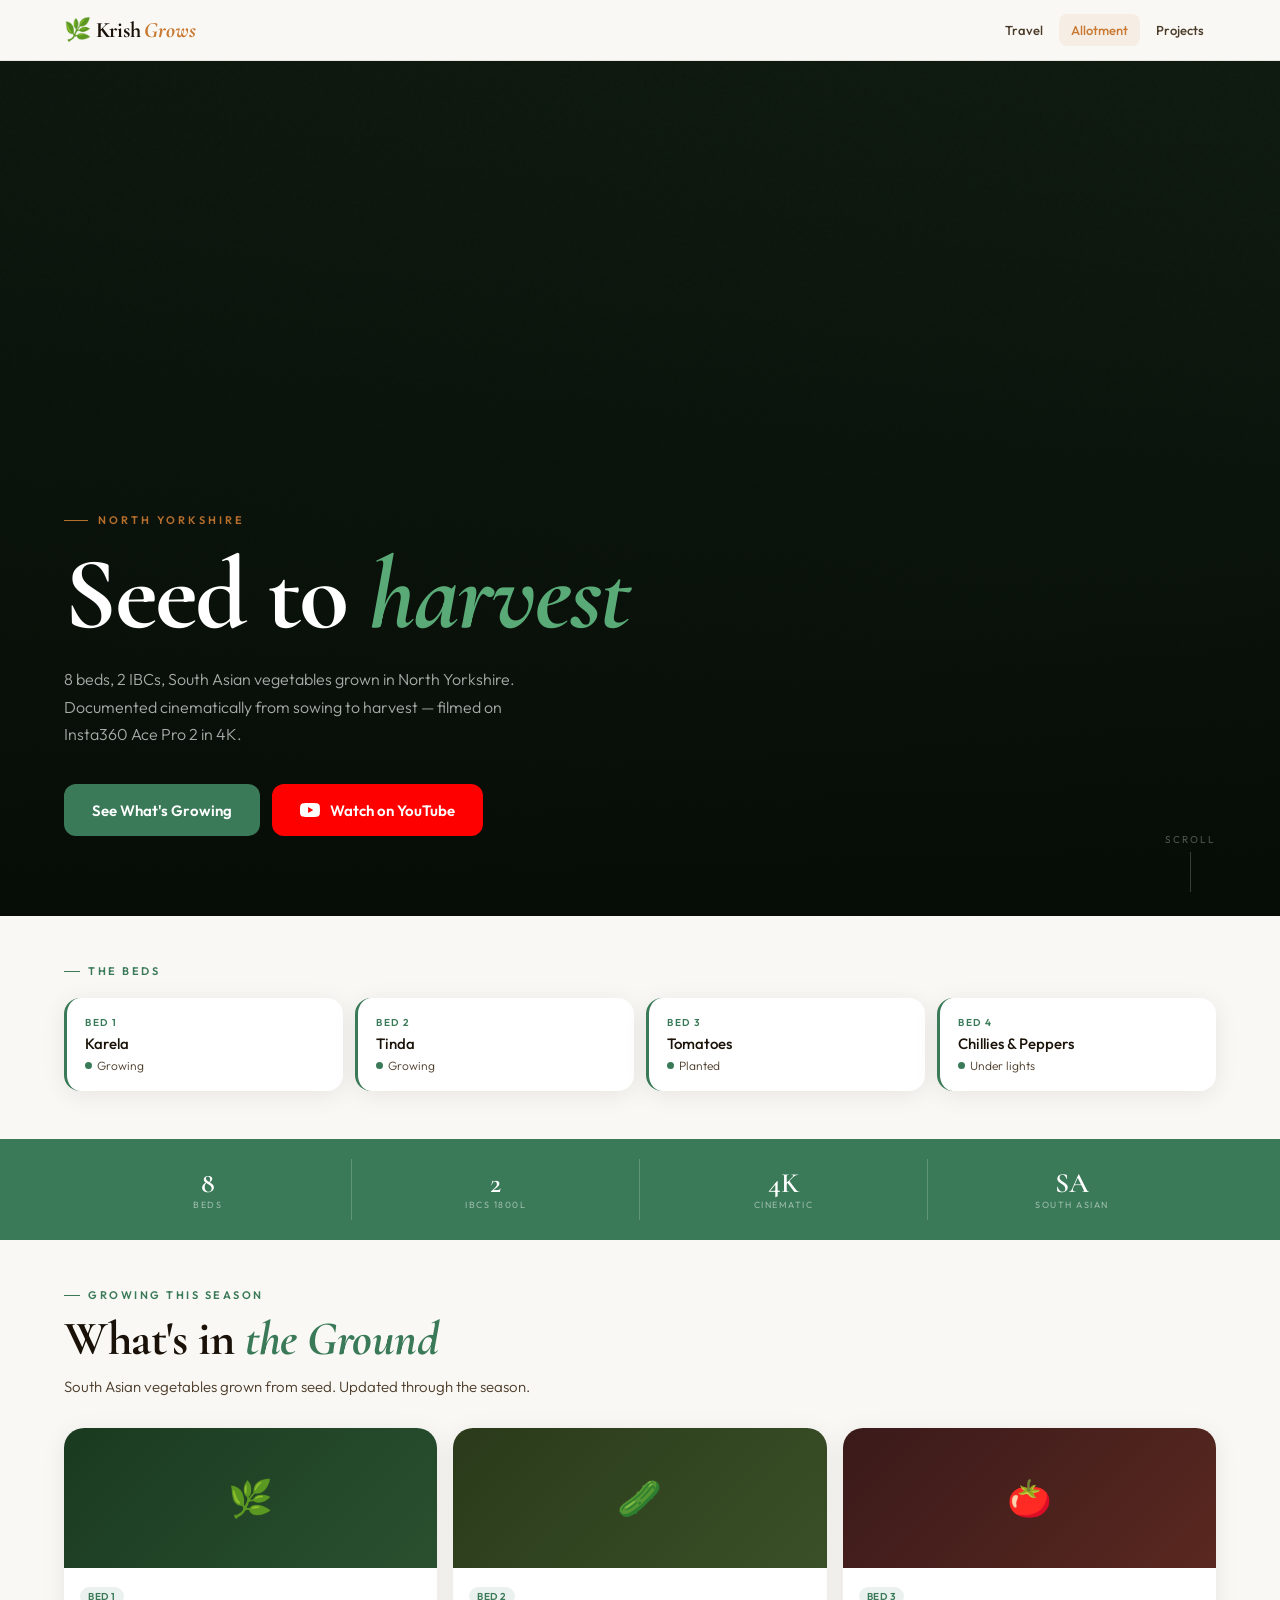
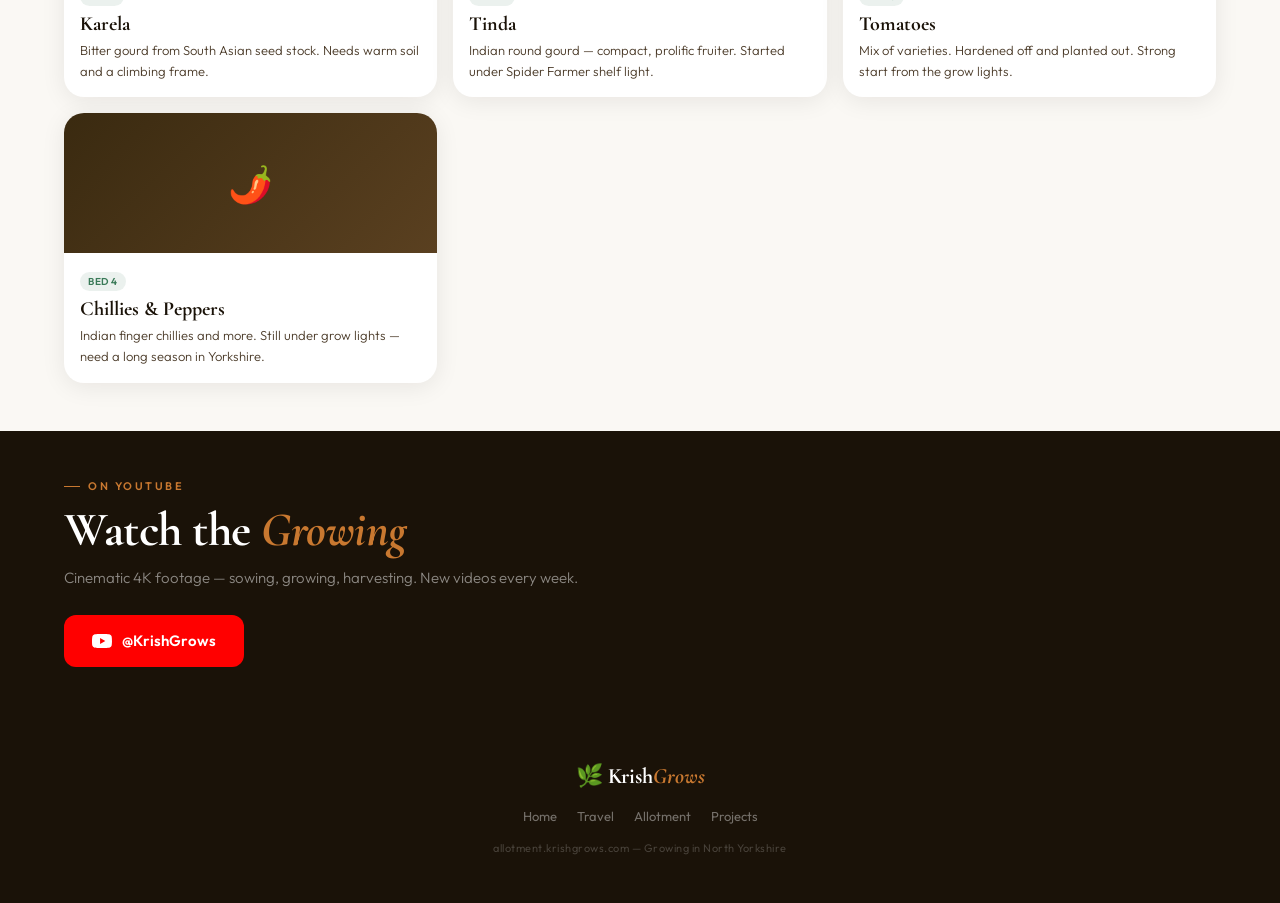
<file: allotment/index.html>
<!DOCTYPE html>
<html lang="en">
<head>
<meta charset="UTF-8">
<meta name="viewport" content="width=device-width, initial-scale=1.0">
<title>KrishGrows — Allotment</title>
<style>
@import url('https://fonts.googleapis.com/css2?family=Cormorant+Garamond:ital,wght@0,400;0,600;0,700;1,400;1,600&family=Outfit:wght@300;400;500;600&display=swap');
*,*::before,*::after{margin:0;padding:0;box-sizing:border-box}
:root{
  --ink:#1a1208;--ink2:#4a3a28;
  --cream:#faf8f4;--warm:#f2ede4;
  --copper:#c87830;--green:#3a7a58;--blue:#4a6898;
  --border:rgba(74,58,40,.1);
  --shadow:0 4px 24px rgba(26,18,8,.08);
  --font-h:'Cormorant Garamond',serif;
  --font-b:'Outfit',sans-serif;
  --pad:20px;
}
html{scroll-behavior:smooth}
body{font-family:var(--font-b);background:var(--cream);color:var(--ink);overflow-x:hidden;-webkit-font-smoothing:antialiased}

/* NAV */
.nav{position:sticky;top:0;z-index:100;background:rgba(250,248,244,.96);backdrop-filter:blur(12px);border-bottom:1px solid var(--border);padding:14px var(--pad);display:flex;align-items:center;justify-content:space-between}
.nav-logo{font-family:var(--font-h);font-size:22px;font-weight:700;color:var(--ink);text-decoration:none;display:flex;align-items:center;gap:3px}
.nav-logo em{color:var(--copper);font-style:italic}
.nav-links{display:flex;gap:4px}
.nav-links a{font-family:var(--font-b);font-size:13px;font-weight:500;color:var(--ink2);text-decoration:none;padding:8px 12px;border-radius:8px;transition:all .2s}
.nav-links a:hover,.nav-links a.active{color:var(--copper);background:rgba(200,120,48,.08)}

/* DARK HERO */
.hero{
  position:relative;
  min-height:92vh;
  display:flex;flex-direction:column;justify-content:flex-end;
  padding:0 var(--pad) 56px;
  overflow:hidden;
  background:#0e1810;
}
.hero-bg{
  position:absolute;inset:0;
  background-size:cover;background-position:center;
  opacity:.35;
  transition:opacity 2s;
}
.hero-grain{
  position:absolute;inset:0;
  background-image:url("data:image/svg+xml,%3Csvg viewBox='0 0 256 256' xmlns='http://www.w3.org/2000/svg'%3E%3Cfilter id='noise'%3E%3CfeTurbulence type='fractalNoise' baseFrequency='0.9' numOctaves='4' stitchTiles='stitch'/%3E%3C/filter%3E%3Crect width='100%25' height='100%25' filter='url(%23noise)' opacity='0.04'/%3E%3C/svg%3E");
  pointer-events:none;opacity:.6;
}
.hero-gradient{position:absolute;inset:0;background:linear-gradient(to top,rgba(14,24,16,.98) 0%,rgba(14,24,16,.6) 50%,rgba(14,24,16,.2) 100%)}
.hero-content{position:relative;z-index:2;max-width:680px}
.hero-eyebrow{font-size:11px;font-weight:600;letter-spacing:3px;text-transform:uppercase;color:var(--copper);display:flex;align-items:center;gap:10px;margin-bottom:20px;opacity:.9}
.hero-eyebrow::before{content:'';width:24px;height:1px;background:var(--copper)}
.hero h1{font-family:var(--font-h);font-size:clamp(52px,8vw,96px);font-weight:700;line-height:.93;letter-spacing:-2px;color:white;margin-bottom:24px}
.hero h1 em{color:var(--copper);font-style:italic}
.hero-desc{font-size:16px;font-weight:300;line-height:1.7;color:rgba(255,255,255,.65);margin-bottom:36px;max-width:480px}
.hero-actions{display:flex;flex-direction:column;gap:12px}
.hero-scroll{position:absolute;bottom:24px;right:var(--pad);z-index:2;display:flex;flex-direction:column;align-items:center;gap:6px;color:rgba(255,255,255,.3);font-size:10px;letter-spacing:2px;text-transform:uppercase}
.hero-scroll::after{content:'';width:1px;height:40px;background:rgba(255,255,255,.2)}

/* BUTTONS */
.btn-primary{display:flex;align-items:center;justify-content:center;background:white;color:var(--ink);font-family:var(--font-b);font-size:15px;font-weight:600;padding:16px 28px;border-radius:12px;text-decoration:none;transition:all .2s;-webkit-tap-highlight-color:transparent}
.btn-primary:active,.btn-primary:hover{background:var(--copper);color:white}
.btn-ghost{display:flex;align-items:center;justify-content:center;background:rgba(255,255,255,.1);border:1px solid rgba(255,255,255,.2);color:white;font-family:var(--font-b);font-size:15px;font-weight:500;padding:16px 28px;border-radius:12px;text-decoration:none;backdrop-filter:blur(4px);-webkit-tap-highlight-color:transparent}
.btn-yt{display:flex;align-items:center;justify-content:center;gap:10px;background:#ff0000;color:white;font-family:var(--font-b);font-size:15px;font-weight:600;padding:16px 28px;border-radius:12px;text-decoration:none;-webkit-tap-highlight-color:transparent}
.btn-yt svg{width:20px;height:20px;fill:white;flex-shrink:0}

/* CONTENT SECTIONS */
.section{padding:48px var(--pad)}
.section-dark{padding:48px var(--pad);background:var(--ink)}
.eyebrow{font-size:11px;font-weight:600;letter-spacing:2.5px;text-transform:uppercase;color:var(--copper);display:flex;align-items:center;gap:8px;margin-bottom:12px}
.eyebrow::before{content:'';width:16px;height:1px;background:var(--copper)}
.eyebrow-green{color:var(--green)}
.eyebrow-green::before{background:var(--green)}
h2{font-family:var(--font-h);font-size:clamp(32px,5vw,48px);font-weight:700;color:var(--ink);line-height:1.05;letter-spacing:-.5px}
h2 em{color:var(--copper);font-style:italic}
h2.on-dark{color:white}
h2.on-dark em{color:var(--copper)}
h3{font-family:var(--font-h);font-size:22px;font-weight:700;color:var(--ink)}
.section-sub{font-size:15px;font-weight:300;color:var(--ink2);line-height:1.7;margin-top:10px;max-width:540px}
.section-sub.on-dark{color:rgba(255,255,255,.5)}

/* STATS */
.stats-bar{background:var(--ink);padding:20px var(--pad);display:grid;gap:0}
.stat{display:flex;flex-direction:column;align-items:center;gap:2px;padding:10px 0;border-right:1px solid rgba(255,255,255,.1)}
.stat:last-child{border-right:none}
.stat-n{font-family:var(--font-h);font-size:28px;font-weight:600;color:white;line-height:1}
.stat-n em{color:var(--copper);font-style:italic}
.stat-l{font-size:9px;letter-spacing:1.5px;text-transform:uppercase;color:rgba(255,255,255,.4);text-align:center}
.stats-green{background:var(--green)}
.stats-green .stat{border-right-color:rgba(255,255,255,.2)}
.stats-green .stat-n{color:white}
.stats-green .stat-l{color:rgba(255,255,255,.5)}

/* CARDS */
.card{background:white;border-radius:20px;overflow:hidden;box-shadow:var(--shadow)}
.card-grid{display:flex;flex-direction:column;gap:16px}
.card-img{display:flex;align-items:center;justify-content:center;font-size:48px;flex-shrink:0}
.card-body{padding:20px}
.card-tag{font-size:10px;font-weight:600;letter-spacing:.5px;text-transform:uppercase;padding:4px 10px;border-radius:20px;display:inline-block;margin-bottom:8px}
.tag-copper{background:rgba(200,120,48,.1);color:var(--copper)}
.tag-green{background:rgba(58,122,88,.1);color:var(--green)}
.tag-blue{background:rgba(74,104,152,.1);color:var(--blue)}
.card-title{font-family:var(--font-h);font-size:24px;font-weight:700;color:var(--ink);margin-bottom:6px;line-height:1.1}
.card-title em{color:var(--copper);font-style:italic}
.card-desc{font-size:14px;color:var(--ink2);line-height:1.65;font-weight:300}

/* FOOTER */
.footer{background:var(--ink);padding:48px var(--pad);text-align:center;display:flex;flex-direction:column;align-items:center;gap:16px}
.footer-logo{font-family:var(--font-h);font-size:22px;font-weight:700;color:white;text-decoration:none}
.footer-logo em{color:var(--copper);font-style:italic}
.footer-links{display:flex;gap:20px;list-style:none;flex-wrap:wrap;justify-content:center}
.footer-links a{font-size:13px;color:rgba(255,255,255,.4);text-decoration:none;transition:color .2s}
.footer-links a:hover{color:var(--copper)}
.footer-copy{font-size:11px;color:rgba(255,255,255,.2);letter-spacing:.5px}

/* DESKTOP */
@media(min-width:768px){
  :root{--pad:5vw}
  .hero{min-height:95vh;padding:0 var(--pad) 80px;justify-content:flex-end}
  .hero h1{font-size:clamp(72px,8vw,108px)}
  .hero-actions{flex-direction:row}
  .btn-primary,.btn-ghost,.btn-yt{width:auto}
  .card-grid{display:grid;grid-template-columns:repeat(auto-fill,minmax(300px,1fr))}
  .stats-bar{grid-template-columns:repeat(var(--stat-cols,4),1fr)}
}

/* Allotment specific */
.beds-grid{display:grid;grid-template-columns:1fr 1fr;gap:12px}
.bed-card{background:white;border-radius:16px;padding:18px;box-shadow:var(--shadow);border-left:3px solid var(--green)}
.bed-num{font-size:10px;font-weight:600;letter-spacing:1.5px;text-transform:uppercase;color:var(--green);margin-bottom:5px}
.bed-name{font-size:15px;font-weight:500;color:var(--ink);margin-bottom:5px}
.bed-status{font-size:12px;color:var(--ink2);font-weight:300;display:flex;align-items:center;gap:5px}
.bed-dot{width:7px;height:7px;border-radius:50%;background:var(--green);flex-shrink:0}
.grow-card{background:white;border-radius:20px;overflow:hidden;box-shadow:var(--shadow);display:flex}
.grow-img{width:90px;flex-shrink:0;display:flex;align-items:center;justify-content:center;font-size:36px}
.grow-body{padding:16px}
.grow-tag{font-size:10px;font-weight:600;letter-spacing:.5px;text-transform:uppercase;padding:3px 8px;border-radius:20px;background:rgba(58,122,88,.1);color:var(--green);display:inline-block;margin-bottom:6px}
.grow-title{font-family:var(--font-h);font-size:20px;font-weight:700;color:var(--ink);margin-bottom:4px}
.grow-desc{font-size:13px;color:var(--ink2);line-height:1.6;font-weight:300}
@media(min-width:768px){
  .beds-grid{grid-template-columns:repeat(4,1fr)}
  .grow-card{flex-direction:column}
  .grow-img{width:100%;height:140px}
}
</style>
</head>
<body>
<nav class="nav">
  <a href="https://krishgrows.com" class="nav-logo">🌿 Krish<em>Grows</em></a>
  <div class="nav-links">
    <a href="https://travel.krishgrows.com">Travel</a>
    <a href="https://allotment.krishgrows.com" class="active">Allotment</a>
    <a href="https://projects.krishgrows.com">Projects</a>
  </div>
</nav>

<div class="hero">
  <div class="hero-bg" style="background:linear-gradient(160deg,#081408 0%,#0e2010 40%,#162a18 70%,#081008 100%)"></div>
  <div class="hero-grain"></div>
  <div class="hero-gradient" style="background:linear-gradient(to top,rgba(6,12,6,.99) 0%,rgba(6,12,6,.55) 55%,rgba(6,12,6,.1) 100%)"></div>
  <div class="hero-content">
    <div class="hero-eyebrow">North Yorkshire</div>
    <h1>Seed to <em style="color:#5aaa78">harvest</em></h1>
    <p class="hero-desc">8 beds, 2 IBCs, South Asian vegetables grown in North Yorkshire. Documented cinematically from sowing to harvest — filmed on Insta360 Ace Pro 2 in 4K.</p>
    <div class="hero-actions">
      <a href="#growing" class="btn-primary" style="background:var(--green);color:white">See What's Growing</a>
      <a href="https://youtube.com/@krishgrows" target="_blank" class="btn-yt">
        <svg viewBox="0 0 24 24"><path d="M23.5 6.2a3 3 0 0 0-2.1-2.1C19.5 3.5 12 3.5 12 3.5s-7.5 0-9.4.6A3 3 0 0 0 .5 6.2C0 8.1 0 12 0 12s0 3.9.5 5.8a3 3 0 0 0 2.1 2.1c1.9.6 9.4.6 9.4.6s7.5 0 9.4-.6a3 3 0 0 0 2.1-2.1C24 15.9 24 12 24 12s0-3.9-.5-5.8zM9.7 15.5V8.5l6.3 3.5-6.3 3.5z"/></svg>
        Watch on YouTube
      </a>
    </div>
  </div>
  <div class="hero-scroll">Scroll</div>
</div>

<section class="section">
  <div class="eyebrow eyebrow-green" style="margin-bottom:20px">The Beds</div>
  <div class="beds-grid">
    <div class="bed-card"><div class="bed-num">Bed 1</div><div class="bed-name">Karela</div><div class="bed-status"><span class="bed-dot"></span>Growing</div></div>
    <div class="bed-card"><div class="bed-num">Bed 2</div><div class="bed-name">Tinda</div><div class="bed-status"><span class="bed-dot"></span>Growing</div></div>
    <div class="bed-card"><div class="bed-num">Bed 3</div><div class="bed-name">Tomatoes</div><div class="bed-status"><span class="bed-dot"></span>Planted</div></div>
    <div class="bed-card"><div class="bed-num">Bed 4</div><div class="bed-name">Chillies &amp; Peppers</div><div class="bed-status"><span class="bed-dot"></span>Under lights</div></div>
  </div>
</section>

<div class="stats-bar stats-green" style="grid-template-columns:repeat(4,1fr)">
  <div class="stat"><div class="stat-n">8</div><div class="stat-l">Beds</div></div>
  <div class="stat"><div class="stat-n">2</div><div class="stat-l">IBCs 1800L</div></div>
  <div class="stat"><div class="stat-n">4K</div><div class="stat-l">Cinematic</div></div>
  <div class="stat"><div class="stat-n">SA</div><div class="stat-l">South Asian</div></div>
</div>

<section class="section" id="growing">
  <div class="eyebrow eyebrow-green">Growing This Season</div>
  <h2 style="color:var(--ink);margin-bottom:8px">What's in <em style="color:var(--green)">the Ground</em></h2>
  <p class="section-sub" style="margin-bottom:28px">South Asian vegetables grown from seed. Updated through the season.</p>
  <div class="card-grid">
    <div class="grow-card"><div class="grow-img" style="background:linear-gradient(135deg,#1a3a20,#2a5030)">🌿</div><div class="grow-body"><span class="grow-tag">Bed 1</span><div class="grow-title">Karela</div><p class="grow-desc">Bitter gourd from South Asian seed stock. Needs warm soil and a climbing frame.</p></div></div>
    <div class="grow-card"><div class="grow-img" style="background:linear-gradient(135deg,#2a3a1a,#3a5028)">🥒</div><div class="grow-body"><span class="grow-tag">Bed 2</span><div class="grow-title">Tinda</div><p class="grow-desc">Indian round gourd — compact, prolific fruiter. Started under Spider Farmer shelf light.</p></div></div>
    <div class="grow-card"><div class="grow-img" style="background:linear-gradient(135deg,#3a1a1a,#5a2820)">🍅</div><div class="grow-body"><span class="grow-tag">Bed 3</span><div class="grow-title">Tomatoes</div><p class="grow-desc">Mix of varieties. Hardened off and planted out. Strong start from the grow lights.</p></div></div>
    <div class="grow-card"><div class="grow-img" style="background:linear-gradient(135deg,#3a2a10,#5a4020)">🌶️</div><div class="grow-body"><span class="grow-tag">Bed 4</span><div class="grow-title">Chillies &amp; Peppers</div><p class="grow-desc">Indian finger chillies and more. Still under grow lights — need a long season in Yorkshire.</p></div></div>
  </div>
</section>

<div class="section" style="background:var(--ink);padding:48px var(--pad)">
  <div class="eyebrow" style="margin-bottom:12px">On YouTube</div>
  <h2 class="on-dark" style="margin-bottom:10px">Watch the <em>Growing</em></h2>
  <p class="section-sub on-dark" style="margin-bottom:24px">Cinematic 4K footage — sowing, growing, harvesting. New videos every week.</p>
  <a href="https://youtube.com/@krishgrows" target="_blank" class="btn-yt" style="width:fit-content">
    <svg viewBox="0 0 24 24"><path d="M23.5 6.2a3 3 0 0 0-2.1-2.1C19.5 3.5 12 3.5 12 3.5s-7.5 0-9.4.6A3 3 0 0 0 .5 6.2C0 8.1 0 12 0 12s0 3.9.5 5.8a3 3 0 0 0 2.1 2.1c1.9.6 9.4.6 9.4.6s7.5 0 9.4-.6a3 3 0 0 0 2.1-2.1C24 15.9 24 12 24 12s0-3.9-.5-5.8zM9.7 15.5V8.5l6.3 3.5-6.3 3.5z"/></svg>
    @KrishGrows
  </a>
</div>

<footer class="footer">
  <a href="https://krishgrows.com" class="footer-logo">🌿 Krish<em>Grows</em></a>
  <ul class="footer-links">
    <li><a href="https://krishgrows.com">Home</a></li>
    <li><a href="https://travel.krishgrows.com">Travel</a></li>
    <li><a href="https://allotment.krishgrows.com">Allotment</a></li>
    <li><a href="https://projects.krishgrows.com">Projects</a></li>
  </ul>
  <p class="footer-copy">allotment.krishgrows.com — Growing in North Yorkshire</p>
</footer>
</body>
</html>
</file>
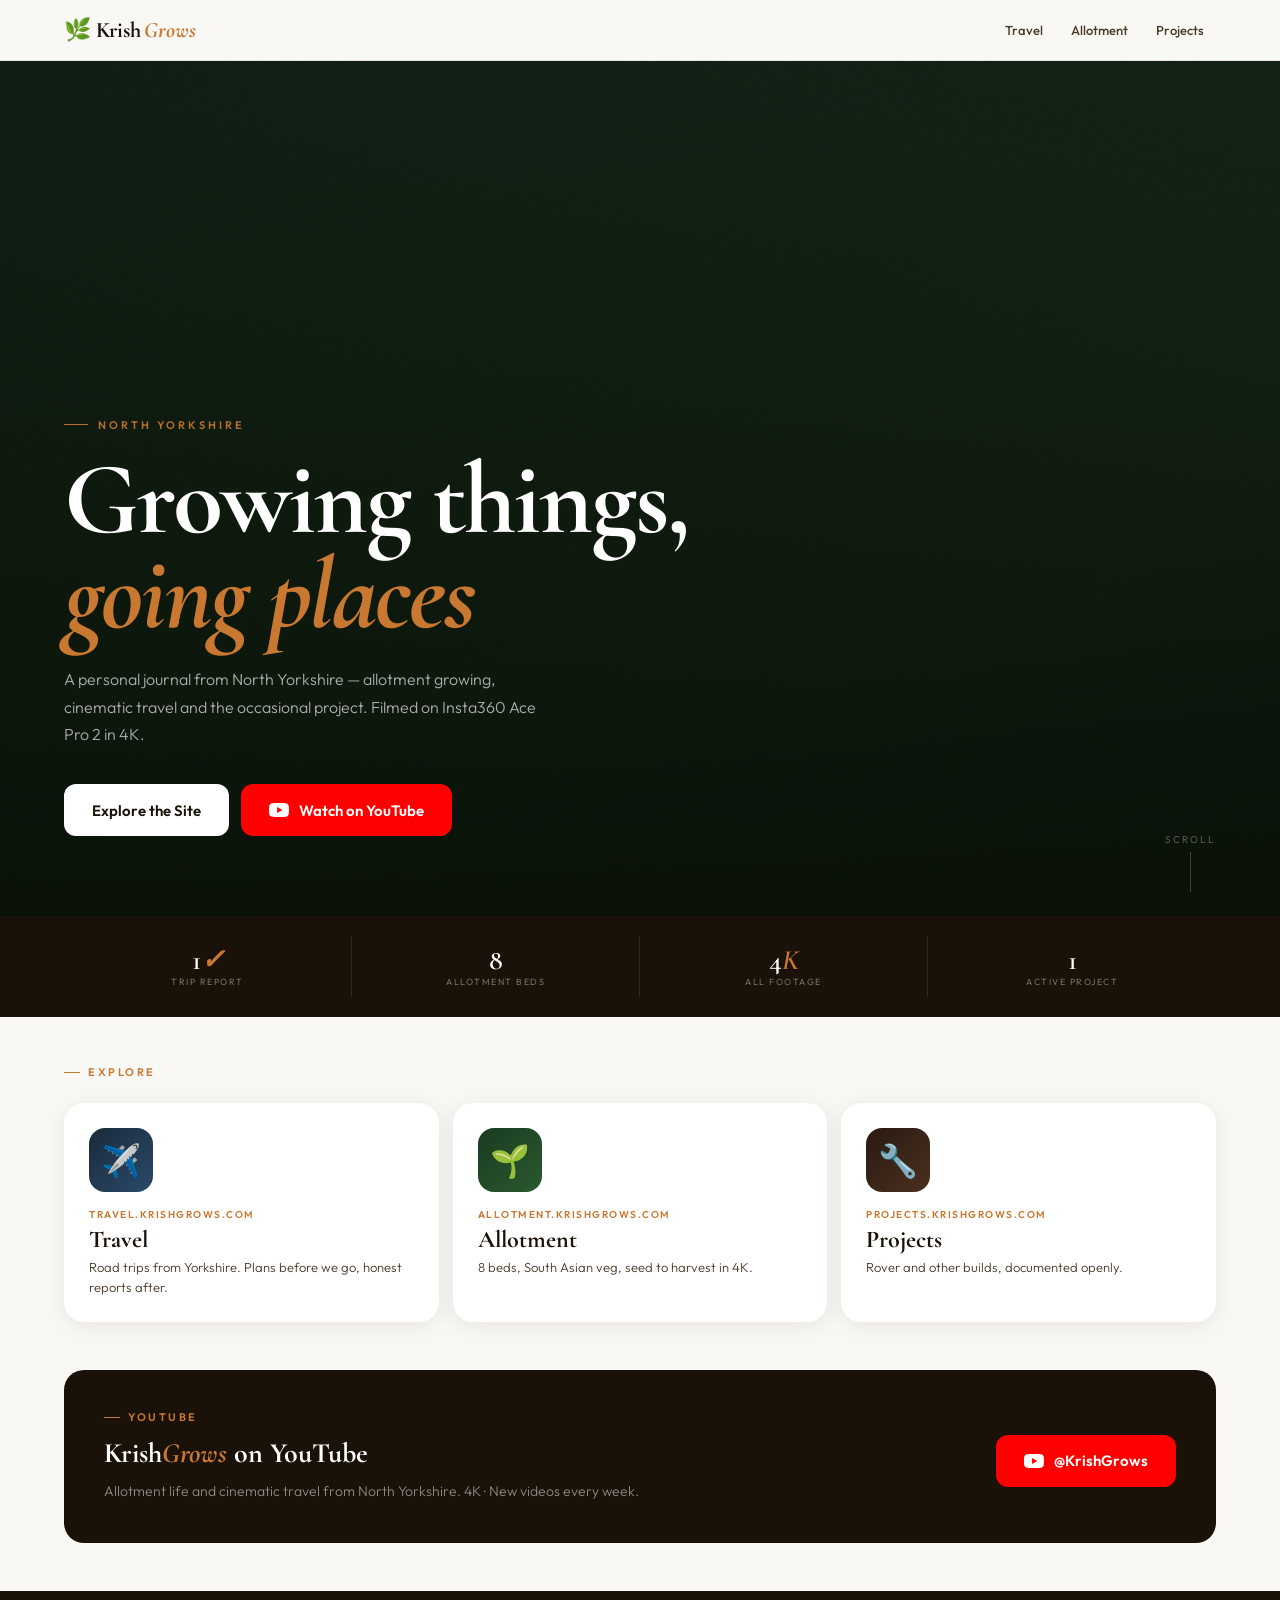
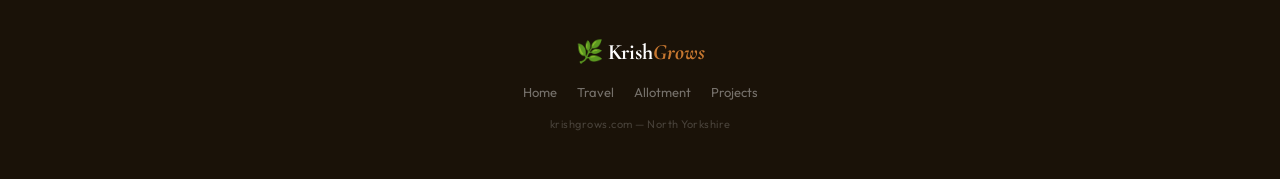
<file: hub/index.html>
<!DOCTYPE html>
<html lang="en">
<head>
<meta charset="UTF-8">
<meta name="viewport" content="width=device-width, initial-scale=1.0">
<title>KrishGrows</title>
<style>
@import url('https://fonts.googleapis.com/css2?family=Cormorant+Garamond:ital,wght@0,400;0,600;0,700;1,400;1,600&family=Outfit:wght@300;400;500;600&display=swap');
*,*::before,*::after{margin:0;padding:0;box-sizing:border-box}
:root{
  --ink:#1a1208;--ink2:#4a3a28;
  --cream:#faf8f4;--warm:#f2ede4;
  --copper:#c87830;--green:#3a7a58;--blue:#4a6898;
  --border:rgba(74,58,40,.1);
  --shadow:0 4px 24px rgba(26,18,8,.08);
  --font-h:'Cormorant Garamond',serif;
  --font-b:'Outfit',sans-serif;
  --pad:20px;
}
html{scroll-behavior:smooth}
body{font-family:var(--font-b);background:var(--cream);color:var(--ink);overflow-x:hidden;-webkit-font-smoothing:antialiased}

/* NAV */
.nav{position:sticky;top:0;z-index:100;background:rgba(250,248,244,.96);backdrop-filter:blur(12px);border-bottom:1px solid var(--border);padding:14px var(--pad);display:flex;align-items:center;justify-content:space-between}
.nav-logo{font-family:var(--font-h);font-size:22px;font-weight:700;color:var(--ink);text-decoration:none;display:flex;align-items:center;gap:3px}
.nav-logo em{color:var(--copper);font-style:italic}
.nav-links{display:flex;gap:4px}
.nav-links a{font-family:var(--font-b);font-size:13px;font-weight:500;color:var(--ink2);text-decoration:none;padding:8px 12px;border-radius:8px;transition:all .2s}
.nav-links a:hover,.nav-links a.active{color:var(--copper);background:rgba(200,120,48,.08)}

/* DARK HERO */
.hero{
  position:relative;
  min-height:92vh;
  display:flex;flex-direction:column;justify-content:flex-end;
  padding:0 var(--pad) 56px;
  overflow:hidden;
  background:#0e1810;
}
.hero-bg{
  position:absolute;inset:0;
  background-size:cover;background-position:center;
  opacity:.35;
  transition:opacity 2s;
}
.hero-grain{
  position:absolute;inset:0;
  background-image:url("data:image/svg+xml,%3Csvg viewBox='0 0 256 256' xmlns='http://www.w3.org/2000/svg'%3E%3Cfilter id='noise'%3E%3CfeTurbulence type='fractalNoise' baseFrequency='0.9' numOctaves='4' stitchTiles='stitch'/%3E%3C/filter%3E%3Crect width='100%25' height='100%25' filter='url(%23noise)' opacity='0.04'/%3E%3C/svg%3E");
  pointer-events:none;opacity:.6;
}
.hero-gradient{position:absolute;inset:0;background:linear-gradient(to top,rgba(14,24,16,.98) 0%,rgba(14,24,16,.6) 50%,rgba(14,24,16,.2) 100%)}
.hero-content{position:relative;z-index:2;max-width:680px}
.hero-eyebrow{font-size:11px;font-weight:600;letter-spacing:3px;text-transform:uppercase;color:var(--copper);display:flex;align-items:center;gap:10px;margin-bottom:20px;opacity:.9}
.hero-eyebrow::before{content:'';width:24px;height:1px;background:var(--copper)}
.hero h1{font-family:var(--font-h);font-size:clamp(52px,8vw,96px);font-weight:700;line-height:.93;letter-spacing:-2px;color:white;margin-bottom:24px}
.hero h1 em{color:var(--copper);font-style:italic}
.hero-desc{font-size:16px;font-weight:300;line-height:1.7;color:rgba(255,255,255,.65);margin-bottom:36px;max-width:480px}
.hero-actions{display:flex;flex-direction:column;gap:12px}
.hero-scroll{position:absolute;bottom:24px;right:var(--pad);z-index:2;display:flex;flex-direction:column;align-items:center;gap:6px;color:rgba(255,255,255,.3);font-size:10px;letter-spacing:2px;text-transform:uppercase}
.hero-scroll::after{content:'';width:1px;height:40px;background:rgba(255,255,255,.2)}

/* BUTTONS */
.btn-primary{display:flex;align-items:center;justify-content:center;background:white;color:var(--ink);font-family:var(--font-b);font-size:15px;font-weight:600;padding:16px 28px;border-radius:12px;text-decoration:none;transition:all .2s;-webkit-tap-highlight-color:transparent}
.btn-primary:active,.btn-primary:hover{background:var(--copper);color:white}
.btn-ghost{display:flex;align-items:center;justify-content:center;background:rgba(255,255,255,.1);border:1px solid rgba(255,255,255,.2);color:white;font-family:var(--font-b);font-size:15px;font-weight:500;padding:16px 28px;border-radius:12px;text-decoration:none;backdrop-filter:blur(4px);-webkit-tap-highlight-color:transparent}
.btn-yt{display:flex;align-items:center;justify-content:center;gap:10px;background:#ff0000;color:white;font-family:var(--font-b);font-size:15px;font-weight:600;padding:16px 28px;border-radius:12px;text-decoration:none;-webkit-tap-highlight-color:transparent}
.btn-yt svg{width:20px;height:20px;fill:white;flex-shrink:0}

/* CONTENT SECTIONS */
.section{padding:48px var(--pad)}
.section-dark{padding:48px var(--pad);background:var(--ink)}
.eyebrow{font-size:11px;font-weight:600;letter-spacing:2.5px;text-transform:uppercase;color:var(--copper);display:flex;align-items:center;gap:8px;margin-bottom:12px}
.eyebrow::before{content:'';width:16px;height:1px;background:var(--copper)}
.eyebrow-green{color:var(--green)}
.eyebrow-green::before{background:var(--green)}
h2{font-family:var(--font-h);font-size:clamp(32px,5vw,48px);font-weight:700;color:var(--ink);line-height:1.05;letter-spacing:-.5px}
h2 em{color:var(--copper);font-style:italic}
h2.on-dark{color:white}
h2.on-dark em{color:var(--copper)}
h3{font-family:var(--font-h);font-size:22px;font-weight:700;color:var(--ink)}
.section-sub{font-size:15px;font-weight:300;color:var(--ink2);line-height:1.7;margin-top:10px;max-width:540px}
.section-sub.on-dark{color:rgba(255,255,255,.5)}

/* STATS */
.stats-bar{background:var(--ink);padding:20px var(--pad);display:grid;gap:0}
.stat{display:flex;flex-direction:column;align-items:center;gap:2px;padding:10px 0;border-right:1px solid rgba(255,255,255,.1)}
.stat:last-child{border-right:none}
.stat-n{font-family:var(--font-h);font-size:28px;font-weight:600;color:white;line-height:1}
.stat-n em{color:var(--copper);font-style:italic}
.stat-l{font-size:9px;letter-spacing:1.5px;text-transform:uppercase;color:rgba(255,255,255,.4);text-align:center}
.stats-green{background:var(--green)}
.stats-green .stat{border-right-color:rgba(255,255,255,.2)}
.stats-green .stat-n{color:white}
.stats-green .stat-l{color:rgba(255,255,255,.5)}

/* CARDS */
.card{background:white;border-radius:20px;overflow:hidden;box-shadow:var(--shadow)}
.card-grid{display:flex;flex-direction:column;gap:16px}
.card-img{display:flex;align-items:center;justify-content:center;font-size:48px;flex-shrink:0}
.card-body{padding:20px}
.card-tag{font-size:10px;font-weight:600;letter-spacing:.5px;text-transform:uppercase;padding:4px 10px;border-radius:20px;display:inline-block;margin-bottom:8px}
.tag-copper{background:rgba(200,120,48,.1);color:var(--copper)}
.tag-green{background:rgba(58,122,88,.1);color:var(--green)}
.tag-blue{background:rgba(74,104,152,.1);color:var(--blue)}
.card-title{font-family:var(--font-h);font-size:24px;font-weight:700;color:var(--ink);margin-bottom:6px;line-height:1.1}
.card-title em{color:var(--copper);font-style:italic}
.card-desc{font-size:14px;color:var(--ink2);line-height:1.65;font-weight:300}

/* FOOTER */
.footer{background:var(--ink);padding:48px var(--pad);text-align:center;display:flex;flex-direction:column;align-items:center;gap:16px}
.footer-logo{font-family:var(--font-h);font-size:22px;font-weight:700;color:white;text-decoration:none}
.footer-logo em{color:var(--copper);font-style:italic}
.footer-links{display:flex;gap:20px;list-style:none;flex-wrap:wrap;justify-content:center}
.footer-links a{font-size:13px;color:rgba(255,255,255,.4);text-decoration:none;transition:color .2s}
.footer-links a:hover{color:var(--copper)}
.footer-copy{font-size:11px;color:rgba(255,255,255,.2);letter-spacing:.5px}

/* DESKTOP */
@media(min-width:768px){
  :root{--pad:5vw}
  .hero{min-height:95vh;padding:0 var(--pad) 80px;justify-content:flex-end}
  .hero h1{font-size:clamp(72px,8vw,108px)}
  .hero-actions{flex-direction:row}
  .btn-primary,.btn-ghost,.btn-yt{width:auto}
  .card-grid{display:grid;grid-template-columns:repeat(auto-fill,minmax(300px,1fr))}
  .stats-bar{grid-template-columns:repeat(var(--stat-cols,4),1fr)}
}

/* Hub specific */
.domains{display:flex;flex-direction:column;gap:14px}
.domain-card{background:white;border-radius:20px;padding:24px;box-shadow:var(--shadow);text-decoration:none;color:inherit;display:flex;align-items:center;gap:20px;border:1.5px solid transparent;transition:all .2s;-webkit-tap-highlight-color:transparent}
.domain-card:active,.domain-card:hover{border-color:var(--copper);transform:translateY(-2px)}
.domain-icon{width:64px;height:64px;border-radius:16px;display:flex;align-items:center;justify-content:center;font-size:32px;flex-shrink:0}
.domain-text{flex:1}
.domain-url{font-size:10px;letter-spacing:1.5px;text-transform:uppercase;color:var(--copper);font-weight:600;margin-bottom:4px}
.domain-title{font-family:var(--font-h);font-size:24px;font-weight:700;color:var(--ink);margin-bottom:4px}
.domain-desc{font-size:13px;color:var(--ink2);font-weight:300;line-height:1.5}
.domain-arrow{font-size:22px;color:rgba(200,120,48,.4);flex-shrink:0}
.channel-card{background:var(--ink);border-radius:20px;padding:28px;display:flex;flex-direction:column;gap:16px}
.channel-card h3{font-family:var(--font-h);font-size:28px;font-weight:700;color:white}
.channel-card h3 em{color:var(--copper);font-style:italic}
.channel-card p{font-size:14px;color:rgba(255,255,255,.5);font-weight:300;line-height:1.65}
@media(min-width:768px){
  .domains{display:grid;grid-template-columns:repeat(3,1fr)}
  .domain-card{flex-direction:column;align-items:flex-start;gap:16px}
  .domain-arrow{display:none}
  .channel-card{flex-direction:row;align-items:center;justify-content:space-between;padding:40px}
}
</style>
</head>
<body>
<nav class="nav">
  <a href="https://krishgrows.com" class="nav-logo">🌿 Krish<em>Grows</em></a>
  <div class="nav-links">
    <a href="https://travel.krishgrows.com">Travel</a>
    <a href="https://allotment.krishgrows.com">Allotment</a>
    <a href="https://projects.krishgrows.com">Projects</a>
  </div>
</nav>

<div class="hero">
  <div class="hero-bg" style="background:linear-gradient(160deg,#0e2818 0%,#1a3a20 40%,#2a4a30 70%,#0a1a10 100%)"></div>
  <div class="hero-grain"></div>
  <div class="hero-gradient" style="background:linear-gradient(to top,rgba(10,18,8,.99) 0%,rgba(10,18,8,.55) 55%,rgba(10,18,8,.1) 100%)"></div>
  <div class="hero-content">
    <div class="hero-eyebrow">North Yorkshire</div>
    <h1>Growing things,<br><em>going places</em></h1>
    <p class="hero-desc">A personal journal from North Yorkshire — allotment growing, cinematic travel and the occasional project. Filmed on Insta360 Ace Pro 2 in 4K.</p>
    <div class="hero-actions">
      <a href="https://travel.krishgrows.com" class="btn-primary">Explore the Site</a>
      <a href="https://youtube.com/@krishgrows" target="_blank" class="btn-yt">
        <svg viewBox="0 0 24 24"><path d="M23.5 6.2a3 3 0 0 0-2.1-2.1C19.5 3.5 12 3.5 12 3.5s-7.5 0-9.4.6A3 3 0 0 0 .5 6.2C0 8.1 0 12 0 12s0 3.9.5 5.8a3 3 0 0 0 2.1 2.1c1.9.6 9.4.6 9.4.6s7.5 0 9.4-.6a3 3 0 0 0 2.1-2.1C24 15.9 24 12 24 12s0-3.9-.5-5.8zM9.7 15.5V8.5l6.3 3.5-6.3 3.5z"/></svg>
        Watch on YouTube
      </a>
    </div>
  </div>
  <div class="hero-scroll">Scroll</div>
</div>

<div class="stats-bar" style="--stat-cols:4;grid-template-columns:repeat(4,1fr)">
  <div class="stat"><div class="stat-n">1<em>✓</em></div><div class="stat-l">Trip Report</div></div>
  <div class="stat"><div class="stat-n">8</div><div class="stat-l">Allotment Beds</div></div>
  <div class="stat"><div class="stat-n">4<em>K</em></div><div class="stat-l">All Footage</div></div>
  <div class="stat"><div class="stat-n">1</div><div class="stat-l">Active Project</div></div>
</div>

<section class="section">
  <div class="eyebrow" style="margin-bottom:24px">Explore</div>
  <div class="domains">
    <a href="https://travel.krishgrows.com" class="domain-card">
      <div class="domain-icon" style="background:linear-gradient(135deg,#1a2a3a,#2a4a6a)">✈️</div>
      <div class="domain-text">
        <div class="domain-url">travel.krishgrows.com</div>
        <div class="domain-title">Travel</div>
        <p class="domain-desc">Road trips from Yorkshire. Plans before we go, honest reports after.</p>
      </div>
      <div class="domain-arrow">›</div>
    </a>
    <a href="https://allotment.krishgrows.com" class="domain-card">
      <div class="domain-icon" style="background:linear-gradient(135deg,#1a3a20,#2a5a30)">🌱</div>
      <div class="domain-text">
        <div class="domain-url">allotment.krishgrows.com</div>
        <div class="domain-title">Allotment</div>
        <p class="domain-desc">8 beds, South Asian veg, seed to harvest in 4K.</p>
      </div>
      <div class="domain-arrow">›</div>
    </a>
    <a href="https://projects.krishgrows.com" class="domain-card">
      <div class="domain-icon" style="background:linear-gradient(135deg,#2a1a10,#4a3020)">🔧</div>
      <div class="domain-text">
        <div class="domain-url">projects.krishgrows.com</div>
        <div class="domain-title">Projects</div>
        <p class="domain-desc">Rover and other builds, documented openly.</p>
      </div>
      <div class="domain-arrow">›</div>
    </a>
  </div>
</section>

<section class="section" style="padding-top:0">
  <div class="channel-card">
    <div>
      <div class="eyebrow" style="margin-bottom:12px">YouTube</div>
      <h3>Krish<em>Grows</em> on YouTube</h3>
      <p style="margin-top:10px">Allotment life and cinematic travel from North Yorkshire. 4K · New videos every week.</p>
    </div>
    <a href="https://youtube.com/@krishgrows" target="_blank" class="btn-yt" style="flex-shrink:0;margin-top:8px">
      <svg viewBox="0 0 24 24"><path d="M23.5 6.2a3 3 0 0 0-2.1-2.1C19.5 3.5 12 3.5 12 3.5s-7.5 0-9.4.6A3 3 0 0 0 .5 6.2C0 8.1 0 12 0 12s0 3.9.5 5.8a3 3 0 0 0 2.1 2.1c1.9.6 9.4.6 9.4.6s7.5 0 9.4-.6a3 3 0 0 0 2.1-2.1C24 15.9 24 12 24 12s0-3.9-.5-5.8zM9.7 15.5V8.5l6.3 3.5-6.3 3.5z"/></svg>
      @KrishGrows
    </a>
  </div>
</section>

<footer class="footer">
  <a href="https://krishgrows.com" class="footer-logo">🌿 Krish<em>Grows</em></a>
  <ul class="footer-links">
    <li><a href="https://krishgrows.com">Home</a></li>
    <li><a href="https://travel.krishgrows.com">Travel</a></li>
    <li><a href="https://allotment.krishgrows.com">Allotment</a></li>
    <li><a href="https://projects.krishgrows.com">Projects</a></li>
  </ul>
  <p class="footer-copy">krishgrows.com — North Yorkshire</p>
</footer>
</body>
</html>
</file>
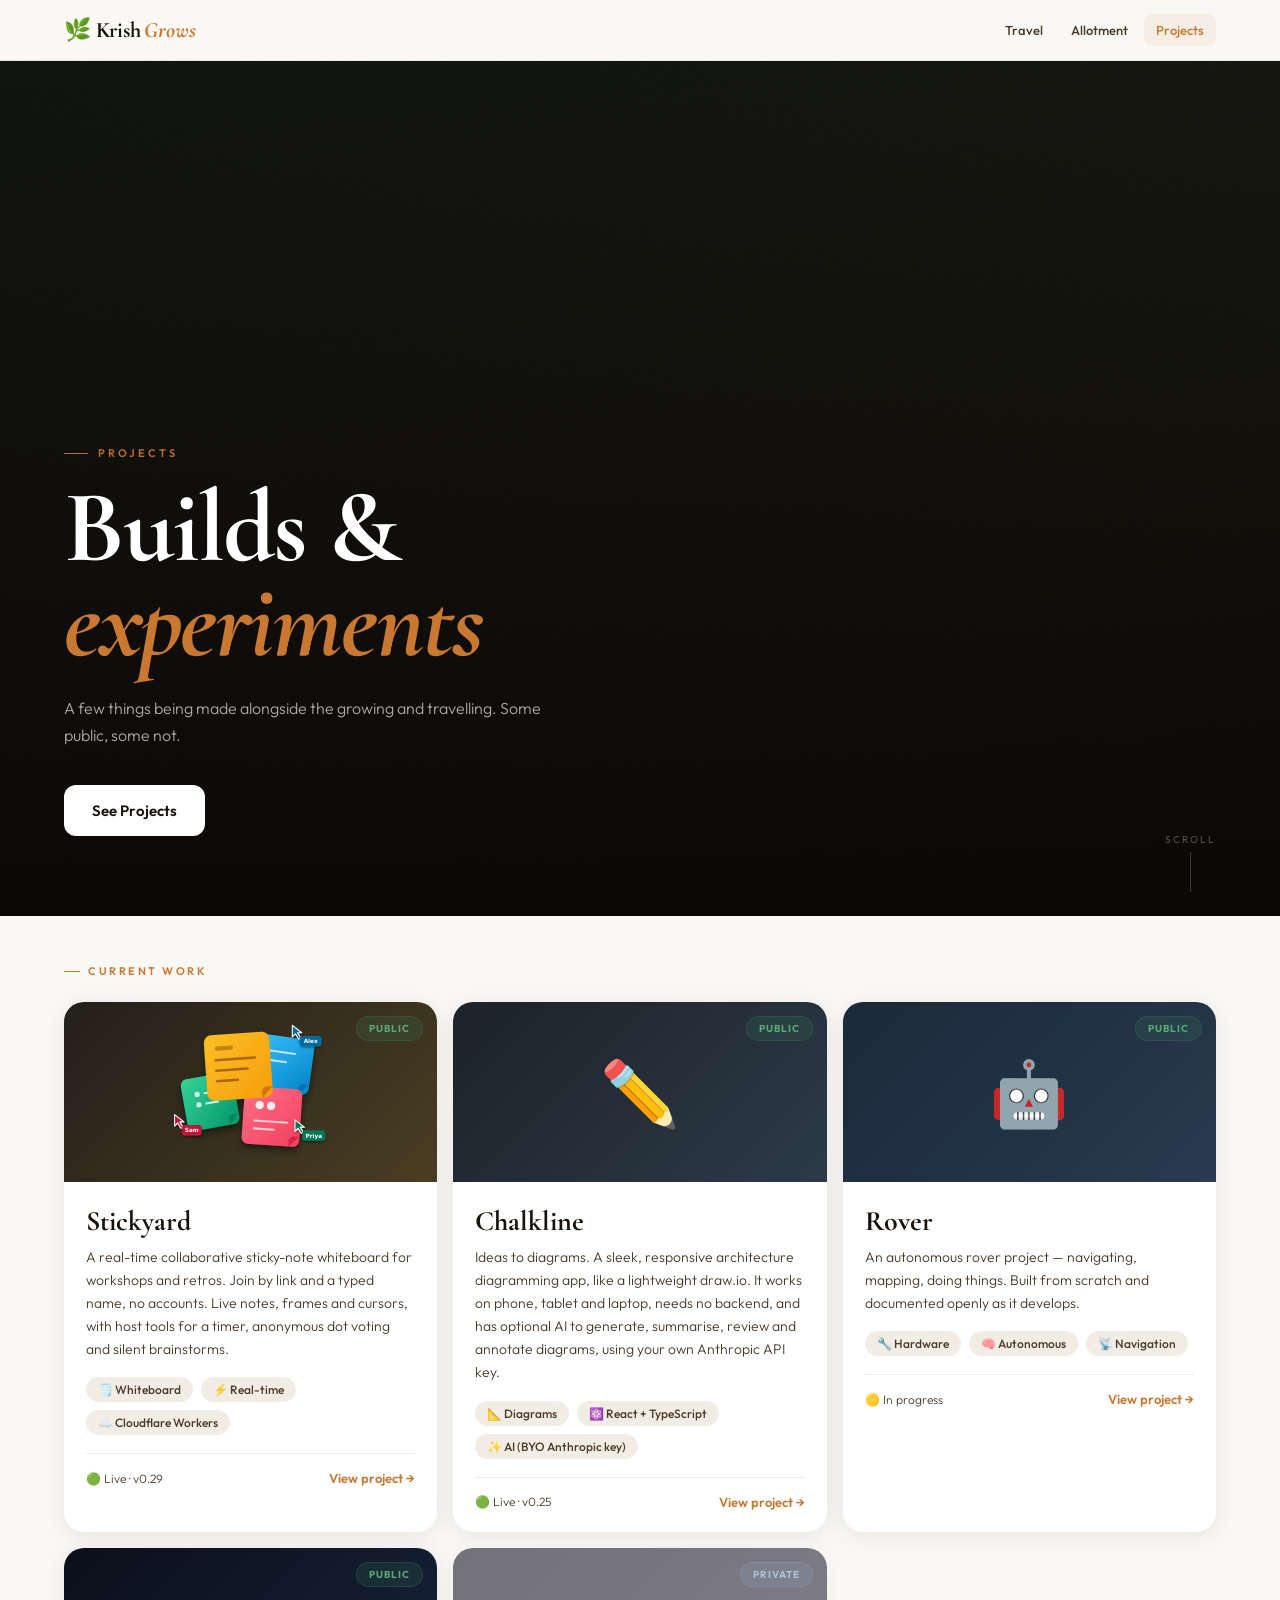
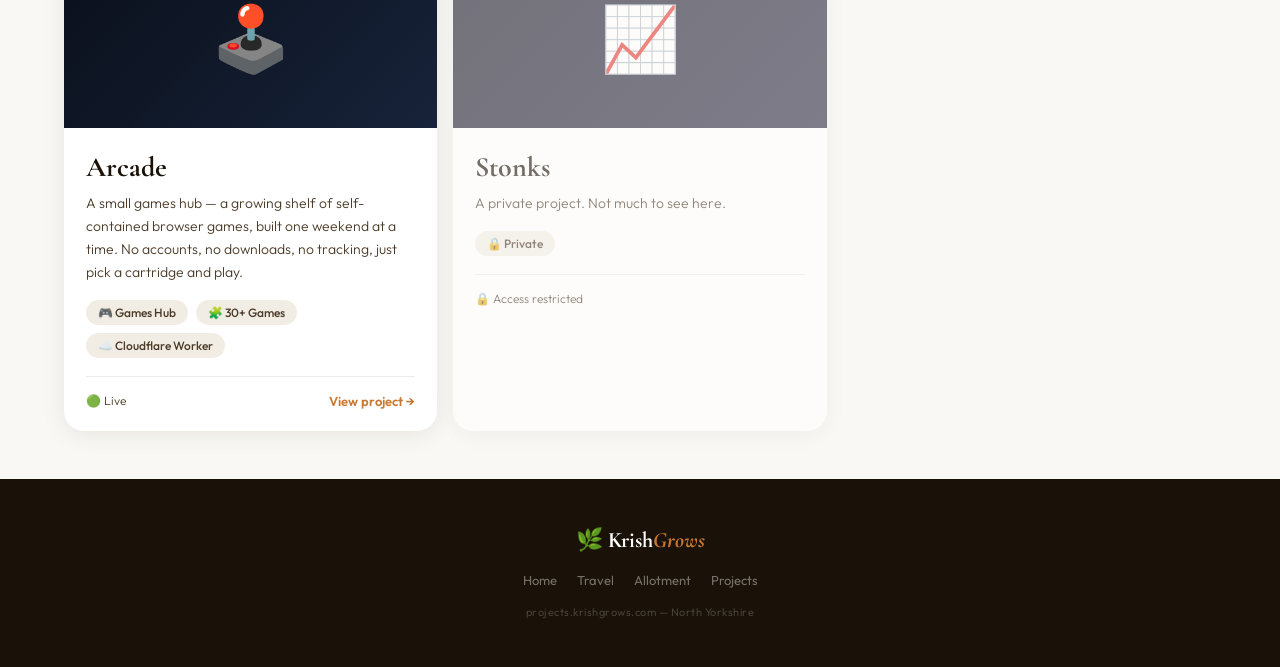
<file: projects/index.html>
<!DOCTYPE html>
<html lang="en">
<head>
<meta charset="UTF-8">
<meta name="viewport" content="width=device-width, initial-scale=1.0">
<title>KrishGrows — Projects</title>
<style>
@import url('https://fonts.googleapis.com/css2?family=Cormorant+Garamond:ital,wght@0,400;0,600;0,700;1,400;1,600&family=Outfit:wght@300;400;500;600&display=swap');
*,*::before,*::after{margin:0;padding:0;box-sizing:border-box}
:root{
  --ink:#1a1208;--ink2:#4a3a28;
  --cream:#faf8f4;--warm:#f2ede4;
  --copper:#c87830;--green:#3a7a58;--blue:#4a6898;
  --border:rgba(74,58,40,.1);
  --shadow:0 4px 24px rgba(26,18,8,.08);
  --font-h:'Cormorant Garamond',serif;
  --font-b:'Outfit',sans-serif;
  --pad:20px;
}
html{scroll-behavior:smooth}
body{font-family:var(--font-b);background:var(--cream);color:var(--ink);overflow-x:hidden;-webkit-font-smoothing:antialiased}

/* NAV */
.nav{position:sticky;top:0;z-index:100;background:rgba(250,248,244,.96);backdrop-filter:blur(12px);border-bottom:1px solid var(--border);padding:14px var(--pad);display:flex;align-items:center;justify-content:space-between}
.nav-logo{font-family:var(--font-h);font-size:22px;font-weight:700;color:var(--ink);text-decoration:none;display:flex;align-items:center;gap:3px}
.nav-logo em{color:var(--copper);font-style:italic}
.nav-links{display:flex;gap:4px}
.nav-links a{font-family:var(--font-b);font-size:13px;font-weight:500;color:var(--ink2);text-decoration:none;padding:8px 12px;border-radius:8px;transition:all .2s}
.nav-links a:hover,.nav-links a.active{color:var(--copper);background:rgba(200,120,48,.08)}

/* DARK HERO */
.hero{
  position:relative;
  min-height:92vh;
  display:flex;flex-direction:column;justify-content:flex-end;
  padding:0 var(--pad) 56px;
  overflow:hidden;
  background:#0e1810;
}
.hero-bg{
  position:absolute;inset:0;
  background-size:cover;background-position:center;
  opacity:.35;
  transition:opacity 2s;
}
.hero-grain{
  position:absolute;inset:0;
  background-image:url("data:image/svg+xml,%3Csvg viewBox='0 0 256 256' xmlns='http://www.w3.org/2000/svg'%3E%3Cfilter id='noise'%3E%3CfeTurbulence type='fractalNoise' baseFrequency='0.9' numOctaves='4' stitchTiles='stitch'/%3E%3C/filter%3E%3Crect width='100%25' height='100%25' filter='url(%23noise)' opacity='0.04'/%3E%3C/svg%3E");
  pointer-events:none;opacity:.6;
}
.hero-gradient{position:absolute;inset:0;background:linear-gradient(to top,rgba(14,24,16,.98) 0%,rgba(14,24,16,.6) 50%,rgba(14,24,16,.2) 100%)}
.hero-content{position:relative;z-index:2;max-width:680px}
.hero-eyebrow{font-size:11px;font-weight:600;letter-spacing:3px;text-transform:uppercase;color:var(--copper);display:flex;align-items:center;gap:10px;margin-bottom:20px;opacity:.9}
.hero-eyebrow::before{content:'';width:24px;height:1px;background:var(--copper)}
.hero h1{font-family:var(--font-h);font-size:clamp(52px,8vw,96px);font-weight:700;line-height:.93;letter-spacing:-2px;color:white;margin-bottom:24px}
.hero h1 em{color:var(--copper);font-style:italic}
.hero-desc{font-size:16px;font-weight:300;line-height:1.7;color:rgba(255,255,255,.65);margin-bottom:36px;max-width:480px}
.hero-actions{display:flex;flex-direction:column;gap:12px}
.hero-scroll{position:absolute;bottom:24px;right:var(--pad);z-index:2;display:flex;flex-direction:column;align-items:center;gap:6px;color:rgba(255,255,255,.3);font-size:10px;letter-spacing:2px;text-transform:uppercase}
.hero-scroll::after{content:'';width:1px;height:40px;background:rgba(255,255,255,.2)}

/* BUTTONS */
.btn-primary{display:flex;align-items:center;justify-content:center;background:white;color:var(--ink);font-family:var(--font-b);font-size:15px;font-weight:600;padding:16px 28px;border-radius:12px;text-decoration:none;transition:all .2s;-webkit-tap-highlight-color:transparent}
.btn-primary:active,.btn-primary:hover{background:var(--copper);color:white}
.btn-ghost{display:flex;align-items:center;justify-content:center;background:rgba(255,255,255,.1);border:1px solid rgba(255,255,255,.2);color:white;font-family:var(--font-b);font-size:15px;font-weight:500;padding:16px 28px;border-radius:12px;text-decoration:none;backdrop-filter:blur(4px);-webkit-tap-highlight-color:transparent}
.btn-yt{display:flex;align-items:center;justify-content:center;gap:10px;background:#ff0000;color:white;font-family:var(--font-b);font-size:15px;font-weight:600;padding:16px 28px;border-radius:12px;text-decoration:none;-webkit-tap-highlight-color:transparent}
.btn-yt svg{width:20px;height:20px;fill:white;flex-shrink:0}

/* CONTENT SECTIONS */
.section{padding:48px var(--pad)}
.section-dark{padding:48px var(--pad);background:var(--ink)}
.eyebrow{font-size:11px;font-weight:600;letter-spacing:2.5px;text-transform:uppercase;color:var(--copper);display:flex;align-items:center;gap:8px;margin-bottom:12px}
.eyebrow::before{content:'';width:16px;height:1px;background:var(--copper)}
.eyebrow-green{color:var(--green)}
.eyebrow-green::before{background:var(--green)}
h2{font-family:var(--font-h);font-size:clamp(32px,5vw,48px);font-weight:700;color:var(--ink);line-height:1.05;letter-spacing:-.5px}
h2 em{color:var(--copper);font-style:italic}
h2.on-dark{color:white}
h2.on-dark em{color:var(--copper)}
h3{font-family:var(--font-h);font-size:22px;font-weight:700;color:var(--ink)}
.section-sub{font-size:15px;font-weight:300;color:var(--ink2);line-height:1.7;margin-top:10px;max-width:540px}
.section-sub.on-dark{color:rgba(255,255,255,.5)}

/* STATS */
.stats-bar{background:var(--ink);padding:20px var(--pad);display:grid;gap:0}
.stat{display:flex;flex-direction:column;align-items:center;gap:2px;padding:10px 0;border-right:1px solid rgba(255,255,255,.1)}
.stat:last-child{border-right:none}
.stat-n{font-family:var(--font-h);font-size:28px;font-weight:600;color:white;line-height:1}
.stat-n em{color:var(--copper);font-style:italic}
.stat-l{font-size:9px;letter-spacing:1.5px;text-transform:uppercase;color:rgba(255,255,255,.4);text-align:center}
.stats-green{background:var(--green)}
.stats-green .stat{border-right-color:rgba(255,255,255,.2)}
.stats-green .stat-n{color:white}
.stats-green .stat-l{color:rgba(255,255,255,.5)}

/* CARDS */
.card{background:white;border-radius:20px;overflow:hidden;box-shadow:var(--shadow)}
.card-grid{display:flex;flex-direction:column;gap:16px}
.card-img{display:flex;align-items:center;justify-content:center;font-size:48px;flex-shrink:0}
.card-body{padding:20px}
.card-tag{font-size:10px;font-weight:600;letter-spacing:.5px;text-transform:uppercase;padding:4px 10px;border-radius:20px;display:inline-block;margin-bottom:8px}
.tag-copper{background:rgba(200,120,48,.1);color:var(--copper)}
.tag-green{background:rgba(58,122,88,.1);color:var(--green)}
.tag-blue{background:rgba(74,104,152,.1);color:var(--blue)}
.card-title{font-family:var(--font-h);font-size:24px;font-weight:700;color:var(--ink);margin-bottom:6px;line-height:1.1}
.card-title em{color:var(--copper);font-style:italic}
.card-desc{font-size:14px;color:var(--ink2);line-height:1.65;font-weight:300}

/* FOOTER */
.footer{background:var(--ink);padding:48px var(--pad);text-align:center;display:flex;flex-direction:column;align-items:center;gap:16px}
.footer-logo{font-family:var(--font-h);font-size:22px;font-weight:700;color:white;text-decoration:none}
.footer-logo em{color:var(--copper);font-style:italic}
.footer-links{display:flex;gap:20px;list-style:none;flex-wrap:wrap;justify-content:center}
.footer-links a{font-size:13px;color:rgba(255,255,255,.4);text-decoration:none;transition:color .2s}
.footer-links a:hover{color:var(--copper)}
.footer-copy{font-size:11px;color:rgba(255,255,255,.2);letter-spacing:.5px}

/* DESKTOP */
@media(min-width:768px){
  :root{--pad:5vw}
  .hero{min-height:95vh;padding:0 var(--pad) 80px;justify-content:flex-end}
  .hero h1{font-size:clamp(72px,8vw,108px)}
  .hero-actions{flex-direction:row}
  .btn-primary,.btn-ghost,.btn-yt{width:auto}
  .card-grid{display:grid;grid-template-columns:repeat(auto-fill,minmax(300px,1fr))}
  .stats-bar{grid-template-columns:repeat(var(--stat-cols,4),1fr)}
}

/* Projects specific */
.project-card{background:white;border-radius:20px;overflow:hidden;box-shadow:var(--shadow);display:block;text-decoration:none;color:inherit;transition:transform .2s;-webkit-tap-highlight-color:transparent}
.project-card:hover{transform:translateY(-3px)}
.project-card.private{opacity:.6;pointer-events:none}
.project-header{height:180px;display:flex;align-items:center;justify-content:center;font-size:64px;position:relative}
.project-badge{position:absolute;top:14px;right:14px;font-size:10px;font-weight:700;letter-spacing:1px;text-transform:uppercase;padding:5px 12px;border-radius:20px}
.badge-public{background:rgba(58,122,88,.2);color:#5aaa78;border:1px solid rgba(58,122,88,.3)}
.badge-private{background:rgba(74,104,152,.2);color:#7a9ac8;border:1px solid rgba(74,104,152,.3)}
.project-body{padding:22px}
.project-title{font-family:var(--font-h);font-size:28px;font-weight:700;color:var(--ink);margin-bottom:8px}
.project-desc{font-size:14px;color:var(--ink2);line-height:1.65;font-weight:300;margin-bottom:16px}
.project-tags{display:flex;flex-wrap:wrap;gap:8px;margin-bottom:18px}
.project-tag{font-size:12px;font-weight:500;color:var(--ink2);background:var(--warm);padding:5px 12px;border-radius:20px}
.project-footer{display:flex;align-items:center;justify-content:space-between;padding-top:16px;border-top:1px solid var(--border)}
.project-status{font-size:12px;color:var(--ink2);font-weight:300}
.project-cta{font-size:13px;font-weight:600;color:var(--copper)}
</style>
</head>
<body>
<nav class="nav">
  <a href="https://krishgrows.com" class="nav-logo">🌿 Krish<em>Grows</em></a>
  <div class="nav-links">
    <a href="https://travel.krishgrows.com">Travel</a>
    <a href="https://allotment.krishgrows.com">Allotment</a>
    <a href="https://projects.krishgrows.com" class="active">Projects</a>
  </div>
</nav>

<div class="hero">
  <div class="hero-bg" style="background:linear-gradient(160deg,#100a08 0%,#201410 40%,#2a1a10 70%,#100808 100%)"></div>
  <div class="hero-grain"></div>
  <div class="hero-gradient" style="background:linear-gradient(to top,rgba(12,8,6,.99) 0%,rgba(12,8,6,.55) 55%,rgba(12,8,6,.1) 100%)"></div>
  <div class="hero-content">
    <div class="hero-eyebrow">Projects</div>
    <h1>Builds &amp;<br><em>experiments</em></h1>
    <p class="hero-desc">A few things being made alongside the growing and travelling. Some public, some not.</p>
    <div class="hero-actions">
      <a href="#projects" class="btn-primary">See Projects</a>
    </div>
  </div>
  <div class="hero-scroll">Scroll</div>
</div>

<section class="section" id="projects">
  <div class="eyebrow" style="margin-bottom:24px">Current Work</div>
  <div class="card-grid">
    <a href="stickyard/index.html" class="project-card">
      <div class="project-header" style="background:linear-gradient(135deg,#23201a,#4a3e22)"><img src="stickyard/stickyard-mark.svg" alt="Stickyard logo" style="height:150px;width:auto"><div class="project-badge badge-public">Public</div></div>
      <div class="project-body">
        <div class="project-title">Stickyard</div>
        <p class="project-desc">A real-time collaborative sticky-note whiteboard for workshops and retros. Join by link and a typed name, no accounts. Live notes, frames and cursors, with host tools for a timer, anonymous dot voting and silent brainstorms.</p>
        <div class="project-tags"><span class="project-tag">🗒️ Whiteboard</span><span class="project-tag">⚡ Real-time</span><span class="project-tag">☁️ Cloudflare Workers</span></div>
        <div class="project-footer"><span class="project-status">🟢 Live · v0.29</span><span class="project-cta">View project →</span></div>
      </div>
    </a>
    <a href="chalkline/index.html" class="project-card">
      <div class="project-header" style="background:linear-gradient(135deg,#1c2329,#2c3a48)">✏️<div class="project-badge badge-public">Public</div></div>
      <div class="project-body">
        <div class="project-title">Chalkline</div>
        <p class="project-desc">Ideas to diagrams. A sleek, responsive architecture diagramming app, like a lightweight draw.io. It works on phone, tablet and laptop, needs no backend, and has optional AI to generate, summarise, review and annotate diagrams, using your own Anthropic API key.</p>
        <div class="project-tags"><span class="project-tag">📐 Diagrams</span><span class="project-tag">⚛️ React + TypeScript</span><span class="project-tag">✨ AI (BYO Anthropic key)</span></div>
        <div class="project-footer"><span class="project-status">🟢 Live · v0.25</span><span class="project-cta">View project →</span></div>
      </div>
    </a>
    <a href="rover/index.html" class="project-card">
      <div class="project-header" style="background:linear-gradient(135deg,#1a2a3a,#2a3a50)">🤖<div class="project-badge badge-public">Public</div></div>
      <div class="project-body">
        <div class="project-title">Rover</div>
        <p class="project-desc">An autonomous rover project — navigating, mapping, doing things. Built from scratch and documented openly as it develops.</p>
        <div class="project-tags"><span class="project-tag">🔧 Hardware</span><span class="project-tag">🧠 Autonomous</span><span class="project-tag">📡 Navigation</span></div>
        <div class="project-footer"><span class="project-status">🟡 In progress</span><span class="project-cta">View project →</span></div>
      </div>
    </a>
    <a href="arcade/index.html" class="project-card">
      <div class="project-header" style="background:linear-gradient(135deg,#0a0f1a,#17233a)">🕹️<div class="project-badge badge-public">Public</div></div>
      <div class="project-body">
        <div class="project-title">Arcade</div>
        <p class="project-desc">A small games hub — a growing shelf of self-contained browser games, built one weekend at a time. No accounts, no downloads, no tracking, just pick a cartridge and play.</p>
        <div class="project-tags"><span class="project-tag">🎮 Games Hub</span><span class="project-tag">🧩 30+ Games</span><span class="project-tag">☁️ Cloudflare Worker</span></div>
        <div class="project-footer"><span class="project-status">🟢 Live</span><span class="project-cta">View project →</span></div>
      </div>
    </a>
    <div class="project-card private">
      <div class="project-header" style="background:linear-gradient(135deg,#1a1a2a,#2a2a40)">📈<div class="project-badge badge-private">Private</div></div>
      <div class="project-body">
        <div class="project-title">Stonks</div>
        <p class="project-desc">A private project. Not much to see here.</p>
        <div class="project-tags"><span class="project-tag">🔒 Private</span></div>
        <div class="project-footer"><span class="project-status">🔒 Access restricted</span></div>
      </div>
    </div>
  </div>
</section>

<footer class="footer">
  <a href="https://krishgrows.com" class="footer-logo">🌿 Krish<em>Grows</em></a>
  <ul class="footer-links">
    <li><a href="https://krishgrows.com">Home</a></li>
    <li><a href="https://travel.krishgrows.com">Travel</a></li>
    <li><a href="https://allotment.krishgrows.com">Allotment</a></li>
    <li><a href="https://projects.krishgrows.com">Projects</a></li>
  </ul>
  <p class="footer-copy">projects.krishgrows.com — North Yorkshire</p>
</footer>
</body>
</html>
</file>
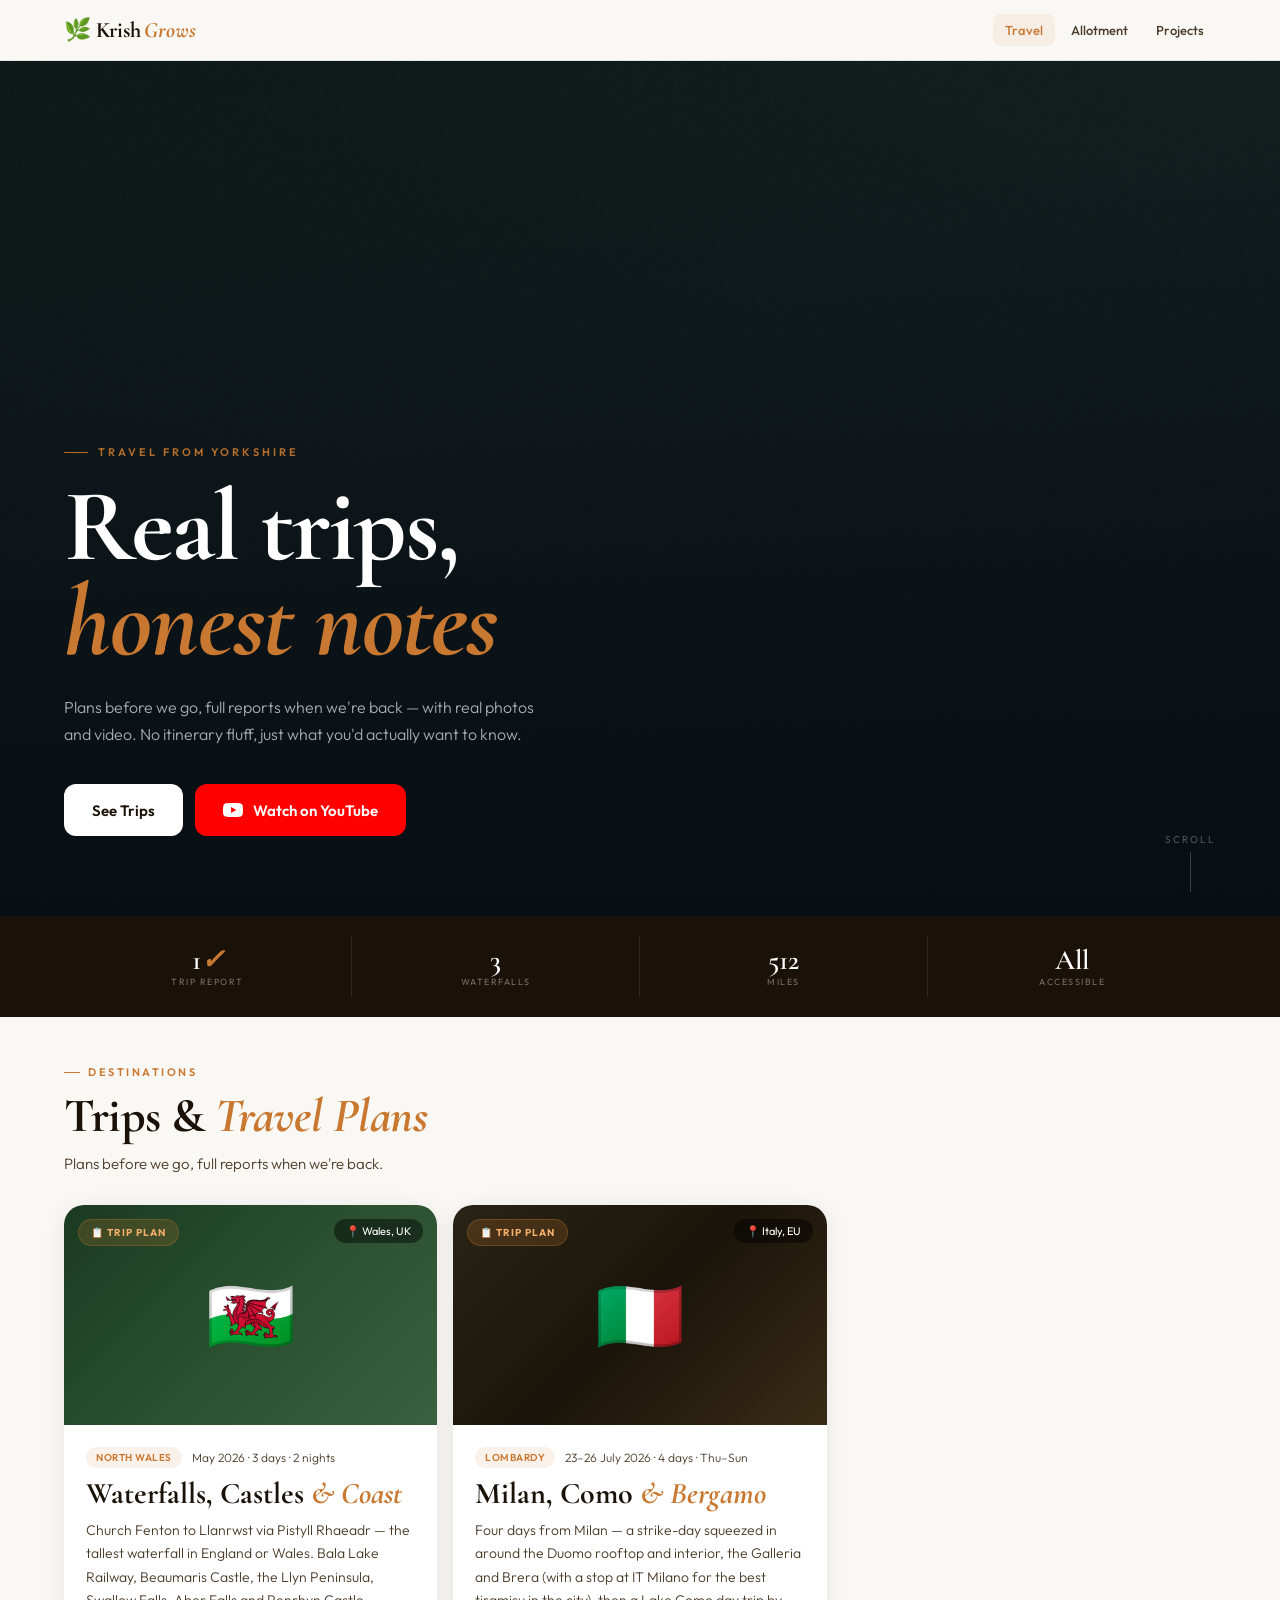
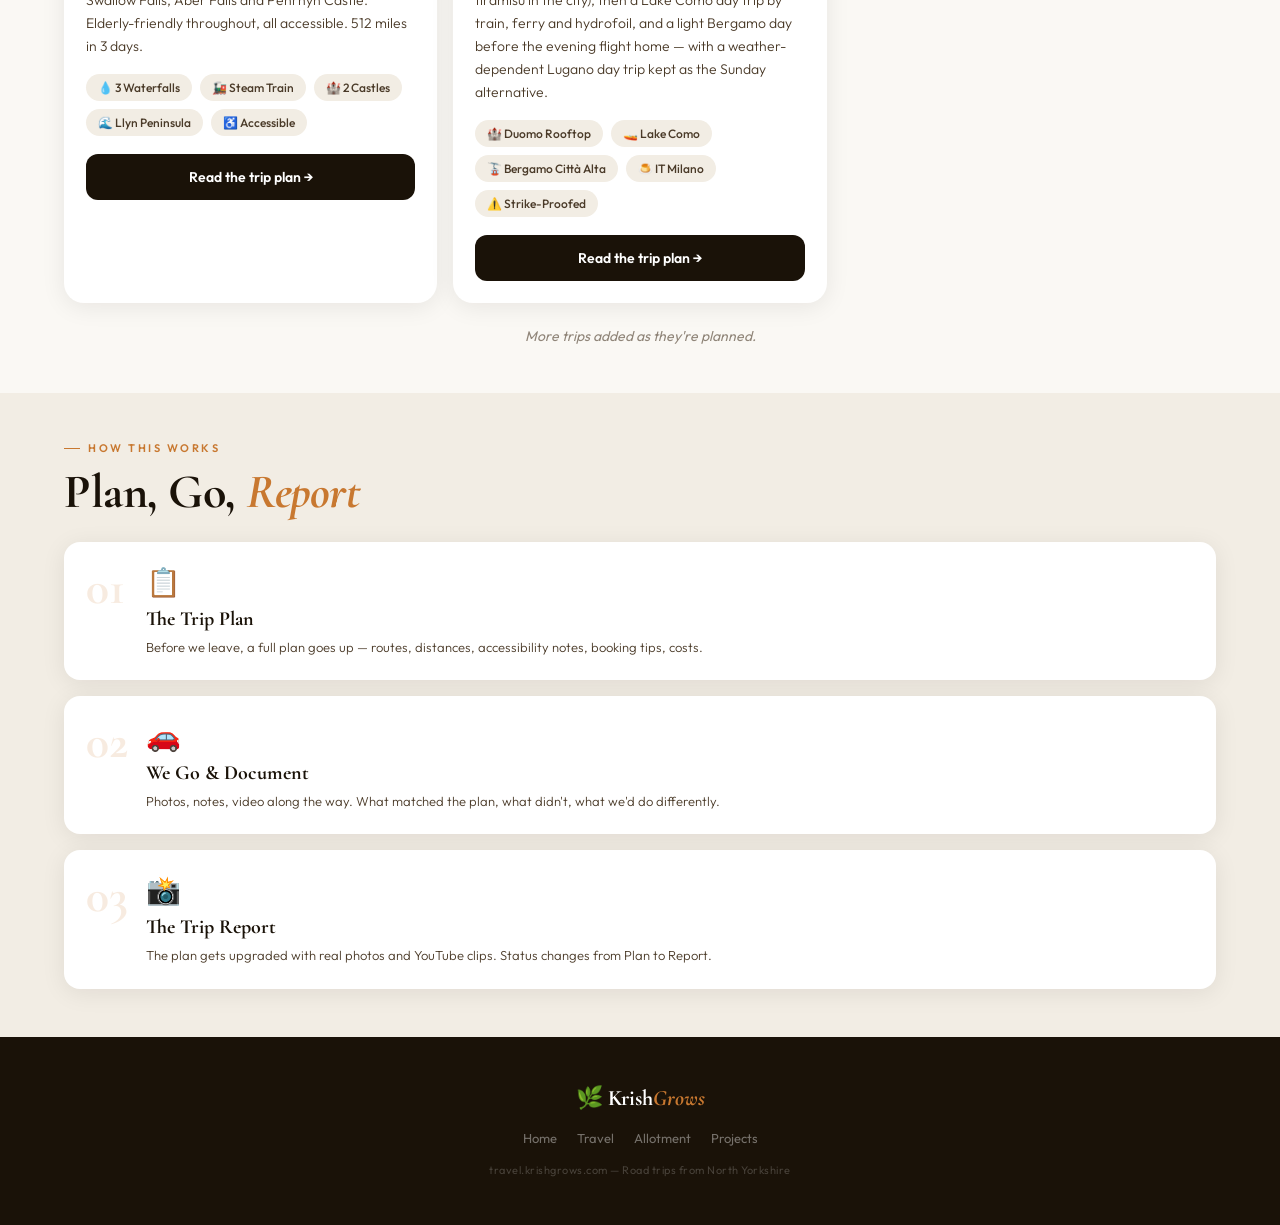
<file: travel/index.html>
<!DOCTYPE html>
<html lang="en">
<head>
<meta charset="UTF-8">
<meta name="viewport" content="width=device-width, initial-scale=1.0">
<title>KrishGrows — Travel</title>
<style>
@import url('https://fonts.googleapis.com/css2?family=Cormorant+Garamond:ital,wght@0,400;0,600;0,700;1,400;1,600&family=Outfit:wght@300;400;500;600&display=swap');
*,*::before,*::after{margin:0;padding:0;box-sizing:border-box}
:root{
  --ink:#1a1208;--ink2:#4a3a28;
  --cream:#faf8f4;--warm:#f2ede4;
  --copper:#c87830;--green:#3a7a58;--blue:#4a6898;
  --border:rgba(74,58,40,.1);
  --shadow:0 4px 24px rgba(26,18,8,.08);
  --font-h:'Cormorant Garamond',serif;
  --font-b:'Outfit',sans-serif;
  --pad:20px;
}
html{scroll-behavior:smooth}
body{font-family:var(--font-b);background:var(--cream);color:var(--ink);overflow-x:hidden;-webkit-font-smoothing:antialiased}

/* NAV */
.nav{position:sticky;top:0;z-index:100;background:rgba(250,248,244,.96);backdrop-filter:blur(12px);border-bottom:1px solid var(--border);padding:14px var(--pad);display:flex;align-items:center;justify-content:space-between}
.nav-logo{font-family:var(--font-h);font-size:22px;font-weight:700;color:var(--ink);text-decoration:none;display:flex;align-items:center;gap:3px}
.nav-logo em{color:var(--copper);font-style:italic}
.nav-links{display:flex;gap:4px}
.nav-links a{font-family:var(--font-b);font-size:13px;font-weight:500;color:var(--ink2);text-decoration:none;padding:8px 12px;border-radius:8px;transition:all .2s}
.nav-links a:hover,.nav-links a.active{color:var(--copper);background:rgba(200,120,48,.08)}

/* DARK HERO */
.hero{
  position:relative;
  min-height:92vh;
  display:flex;flex-direction:column;justify-content:flex-end;
  padding:0 var(--pad) 56px;
  overflow:hidden;
  background:#0e1810;
}
.hero-bg{
  position:absolute;inset:0;
  background-size:cover;background-position:center;
  opacity:.35;
  transition:opacity 2s;
}
.hero-grain{
  position:absolute;inset:0;
  background-image:url("data:image/svg+xml,%3Csvg viewBox='0 0 256 256' xmlns='http://www.w3.org/2000/svg'%3E%3Cfilter id='noise'%3E%3CfeTurbulence type='fractalNoise' baseFrequency='0.9' numOctaves='4' stitchTiles='stitch'/%3E%3C/filter%3E%3Crect width='100%25' height='100%25' filter='url(%23noise)' opacity='0.04'/%3E%3C/svg%3E");
  pointer-events:none;opacity:.6;
}
.hero-gradient{position:absolute;inset:0;background:linear-gradient(to top,rgba(14,24,16,.98) 0%,rgba(14,24,16,.6) 50%,rgba(14,24,16,.2) 100%)}
.hero-content{position:relative;z-index:2;max-width:680px}
.hero-eyebrow{font-size:11px;font-weight:600;letter-spacing:3px;text-transform:uppercase;color:var(--copper);display:flex;align-items:center;gap:10px;margin-bottom:20px;opacity:.9}
.hero-eyebrow::before{content:'';width:24px;height:1px;background:var(--copper)}
.hero h1{font-family:var(--font-h);font-size:clamp(52px,8vw,96px);font-weight:700;line-height:.93;letter-spacing:-2px;color:white;margin-bottom:24px}
.hero h1 em{color:var(--copper);font-style:italic}
.hero-desc{font-size:16px;font-weight:300;line-height:1.7;color:rgba(255,255,255,.65);margin-bottom:36px;max-width:480px}
.hero-actions{display:flex;flex-direction:column;gap:12px}
.hero-scroll{position:absolute;bottom:24px;right:var(--pad);z-index:2;display:flex;flex-direction:column;align-items:center;gap:6px;color:rgba(255,255,255,.3);font-size:10px;letter-spacing:2px;text-transform:uppercase}
.hero-scroll::after{content:'';width:1px;height:40px;background:rgba(255,255,255,.2)}

/* BUTTONS */
.btn-primary{display:flex;align-items:center;justify-content:center;background:white;color:var(--ink);font-family:var(--font-b);font-size:15px;font-weight:600;padding:16px 28px;border-radius:12px;text-decoration:none;transition:all .2s;-webkit-tap-highlight-color:transparent}
.btn-primary:active,.btn-primary:hover{background:var(--copper);color:white}
.btn-ghost{display:flex;align-items:center;justify-content:center;background:rgba(255,255,255,.1);border:1px solid rgba(255,255,255,.2);color:white;font-family:var(--font-b);font-size:15px;font-weight:500;padding:16px 28px;border-radius:12px;text-decoration:none;backdrop-filter:blur(4px);-webkit-tap-highlight-color:transparent}
.btn-yt{display:flex;align-items:center;justify-content:center;gap:10px;background:#ff0000;color:white;font-family:var(--font-b);font-size:15px;font-weight:600;padding:16px 28px;border-radius:12px;text-decoration:none;-webkit-tap-highlight-color:transparent}
.btn-yt svg{width:20px;height:20px;fill:white;flex-shrink:0}

/* CONTENT SECTIONS */
.section{padding:48px var(--pad)}
.section-dark{padding:48px var(--pad);background:var(--ink)}
.eyebrow{font-size:11px;font-weight:600;letter-spacing:2.5px;text-transform:uppercase;color:var(--copper);display:flex;align-items:center;gap:8px;margin-bottom:12px}
.eyebrow::before{content:'';width:16px;height:1px;background:var(--copper)}
.eyebrow-green{color:var(--green)}
.eyebrow-green::before{background:var(--green)}
h2{font-family:var(--font-h);font-size:clamp(32px,5vw,48px);font-weight:700;color:var(--ink);line-height:1.05;letter-spacing:-.5px}
h2 em{color:var(--copper);font-style:italic}
h2.on-dark{color:white}
h2.on-dark em{color:var(--copper)}
h3{font-family:var(--font-h);font-size:22px;font-weight:700;color:var(--ink)}
.section-sub{font-size:15px;font-weight:300;color:var(--ink2);line-height:1.7;margin-top:10px;max-width:540px}
.section-sub.on-dark{color:rgba(255,255,255,.5)}

/* STATS */
.stats-bar{background:var(--ink);padding:20px var(--pad);display:grid;gap:0}
.stat{display:flex;flex-direction:column;align-items:center;gap:2px;padding:10px 0;border-right:1px solid rgba(255,255,255,.1)}
.stat:last-child{border-right:none}
.stat-n{font-family:var(--font-h);font-size:28px;font-weight:600;color:white;line-height:1}
.stat-n em{color:var(--copper);font-style:italic}
.stat-l{font-size:9px;letter-spacing:1.5px;text-transform:uppercase;color:rgba(255,255,255,.4);text-align:center}
.stats-green{background:var(--green)}
.stats-green .stat{border-right-color:rgba(255,255,255,.2)}
.stats-green .stat-n{color:white}
.stats-green .stat-l{color:rgba(255,255,255,.5)}

/* CARDS */
.card{background:white;border-radius:20px;overflow:hidden;box-shadow:var(--shadow)}
.card-grid{display:flex;flex-direction:column;gap:16px}
.card-img{display:flex;align-items:center;justify-content:center;font-size:48px;flex-shrink:0}
.card-body{padding:20px}
.card-tag{font-size:10px;font-weight:600;letter-spacing:.5px;text-transform:uppercase;padding:4px 10px;border-radius:20px;display:inline-block;margin-bottom:8px}
.tag-copper{background:rgba(200,120,48,.1);color:var(--copper)}
.tag-green{background:rgba(58,122,88,.1);color:var(--green)}
.tag-blue{background:rgba(74,104,152,.1);color:var(--blue)}
.card-title{font-family:var(--font-h);font-size:24px;font-weight:700;color:var(--ink);margin-bottom:6px;line-height:1.1}
.card-title em{color:var(--copper);font-style:italic}
.card-desc{font-size:14px;color:var(--ink2);line-height:1.65;font-weight:300}

/* FOOTER */
.footer{background:var(--ink);padding:48px var(--pad);text-align:center;display:flex;flex-direction:column;align-items:center;gap:16px}
.footer-logo{font-family:var(--font-h);font-size:22px;font-weight:700;color:white;text-decoration:none}
.footer-logo em{color:var(--copper);font-style:italic}
.footer-links{display:flex;gap:20px;list-style:none;flex-wrap:wrap;justify-content:center}
.footer-links a{font-size:13px;color:rgba(255,255,255,.4);text-decoration:none;transition:color .2s}
.footer-links a:hover{color:var(--copper)}
.footer-copy{font-size:11px;color:rgba(255,255,255,.2);letter-spacing:.5px}

/* DESKTOP */
@media(min-width:768px){
  :root{--pad:5vw}
  .hero{min-height:95vh;padding:0 var(--pad) 80px;justify-content:flex-end}
  .hero h1{font-size:clamp(72px,8vw,108px)}
  .hero-actions{flex-direction:row}
  .btn-primary,.btn-ghost,.btn-yt{width:auto}
  .card-grid{display:grid;grid-template-columns:repeat(auto-fill,minmax(300px,1fr))}
  .stats-bar{grid-template-columns:repeat(var(--stat-cols,4),1fr)}
}

/* Travel specific */
.trip-card{background:white;border-radius:20px;overflow:hidden;box-shadow:var(--shadow);text-decoration:none;color:inherit;display:block;-webkit-tap-highlight-color:transparent;transition:transform .2s}
.trip-card:active,.trip-card:hover{transform:translateY(-3px)}
.trip-img{height:220px;display:flex;align-items:center;justify-content:center;font-size:72px;position:relative}
.trip-badge{position:absolute;top:14px;left:14px;font-size:10px;font-weight:700;letter-spacing:1px;text-transform:uppercase;padding:6px 12px;border-radius:20px;background:rgba(200,120,48,.2);color:#f4b06a;border:1px solid rgba(200,120,48,.3)}
.trip-loc{position:absolute;top:14px;right:14px;font-size:11px;color:white;background:rgba(0,0,0,.45);backdrop-filter:blur(4px);padding:5px 12px;border-radius:20px}
.trip-body{padding:22px}
.trip-meta{display:flex;align-items:center;gap:10px;margin-bottom:10px;flex-wrap:wrap}
.trip-region{font-size:10px;font-weight:600;letter-spacing:.5px;text-transform:uppercase;padding:4px 10px;border-radius:20px;background:rgba(200,120,48,.1);color:var(--copper)}
.trip-date{font-size:12px;color:var(--ink2);font-weight:300}
.trip-title{font-family:var(--font-h);font-size:30px;font-weight:700;line-height:1.05;color:var(--ink);margin-bottom:10px}
.trip-title em{color:var(--copper);font-style:italic}
.trip-desc{font-size:14px;color:var(--ink2);line-height:1.65;font-weight:300;margin-bottom:16px}
.trip-pills{display:flex;flex-wrap:wrap;gap:8px;margin-bottom:18px}
.trip-pill{font-size:12px;font-weight:500;color:var(--ink2);background:var(--warm);padding:6px 12px;border-radius:20px}
.trip-cta{display:flex;align-items:center;justify-content:center;background:var(--ink);color:white;font-family:var(--font-b);font-size:14px;font-weight:600;padding:14px;border-radius:12px}
.more-note{font-size:14px;color:var(--ink2);font-style:italic;opacity:.6;text-align:center;padding:24px 0 0}
.how-steps{display:flex;flex-direction:column;gap:16px;margin-top:24px}
.how-step{background:white;border-radius:16px;padding:22px;display:flex;gap:16px;align-items:flex-start;box-shadow:var(--shadow)}
.how-num{font-family:var(--font-h);font-size:48px;font-weight:700;color:rgba(200,120,48,.15);line-height:1;flex-shrink:0;width:44px}
.how-icon{font-size:28px;margin-bottom:8px}
.how-title{font-family:var(--font-h);font-size:20px;font-weight:700;color:var(--ink);margin-bottom:6px}
.how-desc{font-size:13px;color:var(--ink2);line-height:1.65;font-weight:300}
.trips-empty{font-size:14px;color:var(--ink2);font-style:italic;opacity:.7;text-align:center;padding:20px 0}
</style>
</head>
<body>
<nav class="nav">
  <a href="https://krishgrows.com" class="nav-logo">🌿 Krish<em>Grows</em></a>
  <div class="nav-links">
    <a href="https://travel.krishgrows.com" class="active">Travel</a>
    <a href="https://allotment.krishgrows.com">Allotment</a>
    <a href="https://projects.krishgrows.com">Projects</a>
  </div>
</nav>

<div class="hero">
  <div class="hero-bg" style="background:linear-gradient(160deg,#0a1820 0%,#1a2a3a 40%,#0e1e2e 100%)"></div>
  <div class="hero-grain"></div>
  <div class="hero-gradient" style="background:linear-gradient(to top,rgba(8,14,20,.99) 0%,rgba(8,14,20,.55) 55%,rgba(8,14,20,.1) 100%)"></div>
  <div class="hero-content">
    <div class="hero-eyebrow">Travel from Yorkshire</div>
    <h1>Real trips,<br><em>honest notes</em></h1>
    <p class="hero-desc">Plans before we go, full reports when we're back — with real photos and video. No itinerary fluff, just what you'd actually want to know.</p>
    <div class="hero-actions">
      <a href="#trips" class="btn-primary">See Trips</a>
      <a href="https://youtube.com/@krishgrows" target="_blank" class="btn-yt">
        <svg viewBox="0 0 24 24"><path d="M23.5 6.2a3 3 0 0 0-2.1-2.1C19.5 3.5 12 3.5 12 3.5s-7.5 0-9.4.6A3 3 0 0 0 .5 6.2C0 8.1 0 12 0 12s0 3.9.5 5.8a3 3 0 0 0 2.1 2.1c1.9.6 9.4.6 9.4.6s7.5 0 9.4-.6a3 3 0 0 0 2.1-2.1C24 15.9 24 12 24 12s0-3.9-.5-5.8zM9.7 15.5V8.5l6.3 3.5-6.3 3.5z"/></svg>
        Watch on YouTube
      </a>
    </div>
  </div>
  <div class="hero-scroll">Scroll</div>
</div>

<div class="stats-bar" style="grid-template-columns:repeat(4,1fr)">
  <div class="stat"><div class="stat-n">1<em>✓</em></div><div class="stat-l">Trip Report</div></div>
  <div class="stat"><div class="stat-n">3</div><div class="stat-l">Waterfalls</div></div>
  <div class="stat"><div class="stat-n">512</div><div class="stat-l">Miles</div></div>
  <div class="stat"><div class="stat-n">All</div><div class="stat-l">Accessible</div></div>
</div>

<section class="section" id="trips">
  <div class="eyebrow">Destinations</div>
  <h2 style="margin-bottom:8px">Trips &amp; <em>Travel Plans</em></h2>
  <p class="section-sub" style="margin-bottom:28px">Plans before we go, full reports when we're back.</p>
  <div class="card-grid" id="tripsGrid"><p class="trips-empty">Loading trips...</p></div>
  <p class="more-note" id="moreNote"></p>
</section>

<section class="section" style="background:var(--warm);padding:48px var(--pad)">
  <div class="eyebrow">How This Works</div>
  <h2 style="margin-bottom:24px">Plan, Go, <em>Report</em></h2>
  <div class="how-steps">
    <div class="how-step"><div class="how-num">01</div><div><div class="how-icon">📋</div><div class="how-title">The Trip Plan</div><p class="how-desc">Before we leave, a full plan goes up — routes, distances, accessibility notes, booking tips, costs.</p></div></div>
    <div class="how-step"><div class="how-num">02</div><div><div class="how-icon">🚗</div><div class="how-title">We Go &amp; Document</div><p class="how-desc">Photos, notes, video along the way. What matched the plan, what didn't, what we'd do differently.</p></div></div>
    <div class="how-step"><div class="how-num">03</div><div><div class="how-icon">📸</div><div class="how-title">The Trip Report</div><p class="how-desc">The plan gets upgraded with real photos and YouTube clips. Status changes from Plan to Report.</p></div></div>
  </div>
</section>

<footer class="footer">
  <a href="https://krishgrows.com" class="footer-logo">🌿 Krish<em>Grows</em></a>
  <ul class="footer-links">
    <li><a href="https://krishgrows.com">Home</a></li>
    <li><a href="https://travel.krishgrows.com">Travel</a></li>
    <li><a href="https://allotment.krishgrows.com">Allotment</a></li>
    <li><a href="https://projects.krishgrows.com">Projects</a></li>
  </ul>
  <p class="footer-copy">travel.krishgrows.com — Road trips from North Yorkshire</p>
</footer>

<script>
fetch('content/trips.json')
  .then(r=>r.json())
  .then(data=>{
    document.getElementById('tripsGrid').innerHTML=data.trips.map(t=>`
      <a href="${t.url}" class="trip-card">
        <div class="trip-img" style="background:${t.gradient}">
          <span>${t.emoji}</span>
          <div class="trip-badge">${t.status==='plan'?'📋 Trip Plan':'📸 Report'}</div>
          <div class="trip-loc">📍 ${t.country}</div>
        </div>
        <div class="trip-body">
          <div class="trip-meta"><span class="trip-region">${t.region}</span><span class="trip-date">${t.date} · ${t.duration}</span></div>
          <div class="trip-title">${t.title} <em>${t.titleEm}</em></div>
          <p class="trip-desc">${t.description}</p>
          <div class="trip-pills">${t.pills.map(p=>`<span class="trip-pill">${p}</span>`).join('')}</div>
          <div class="trip-cta">Read the trip plan →</div>
        </div>
      </a>`).join('');
    document.getElementById('moreNote').textContent=data.moreNote;
  })
  .catch(()=>{document.getElementById('tripsGrid').innerHTML='<p class="trips-empty">Could not load trips.</p>';});
</script>
</body>
</html>
</file>
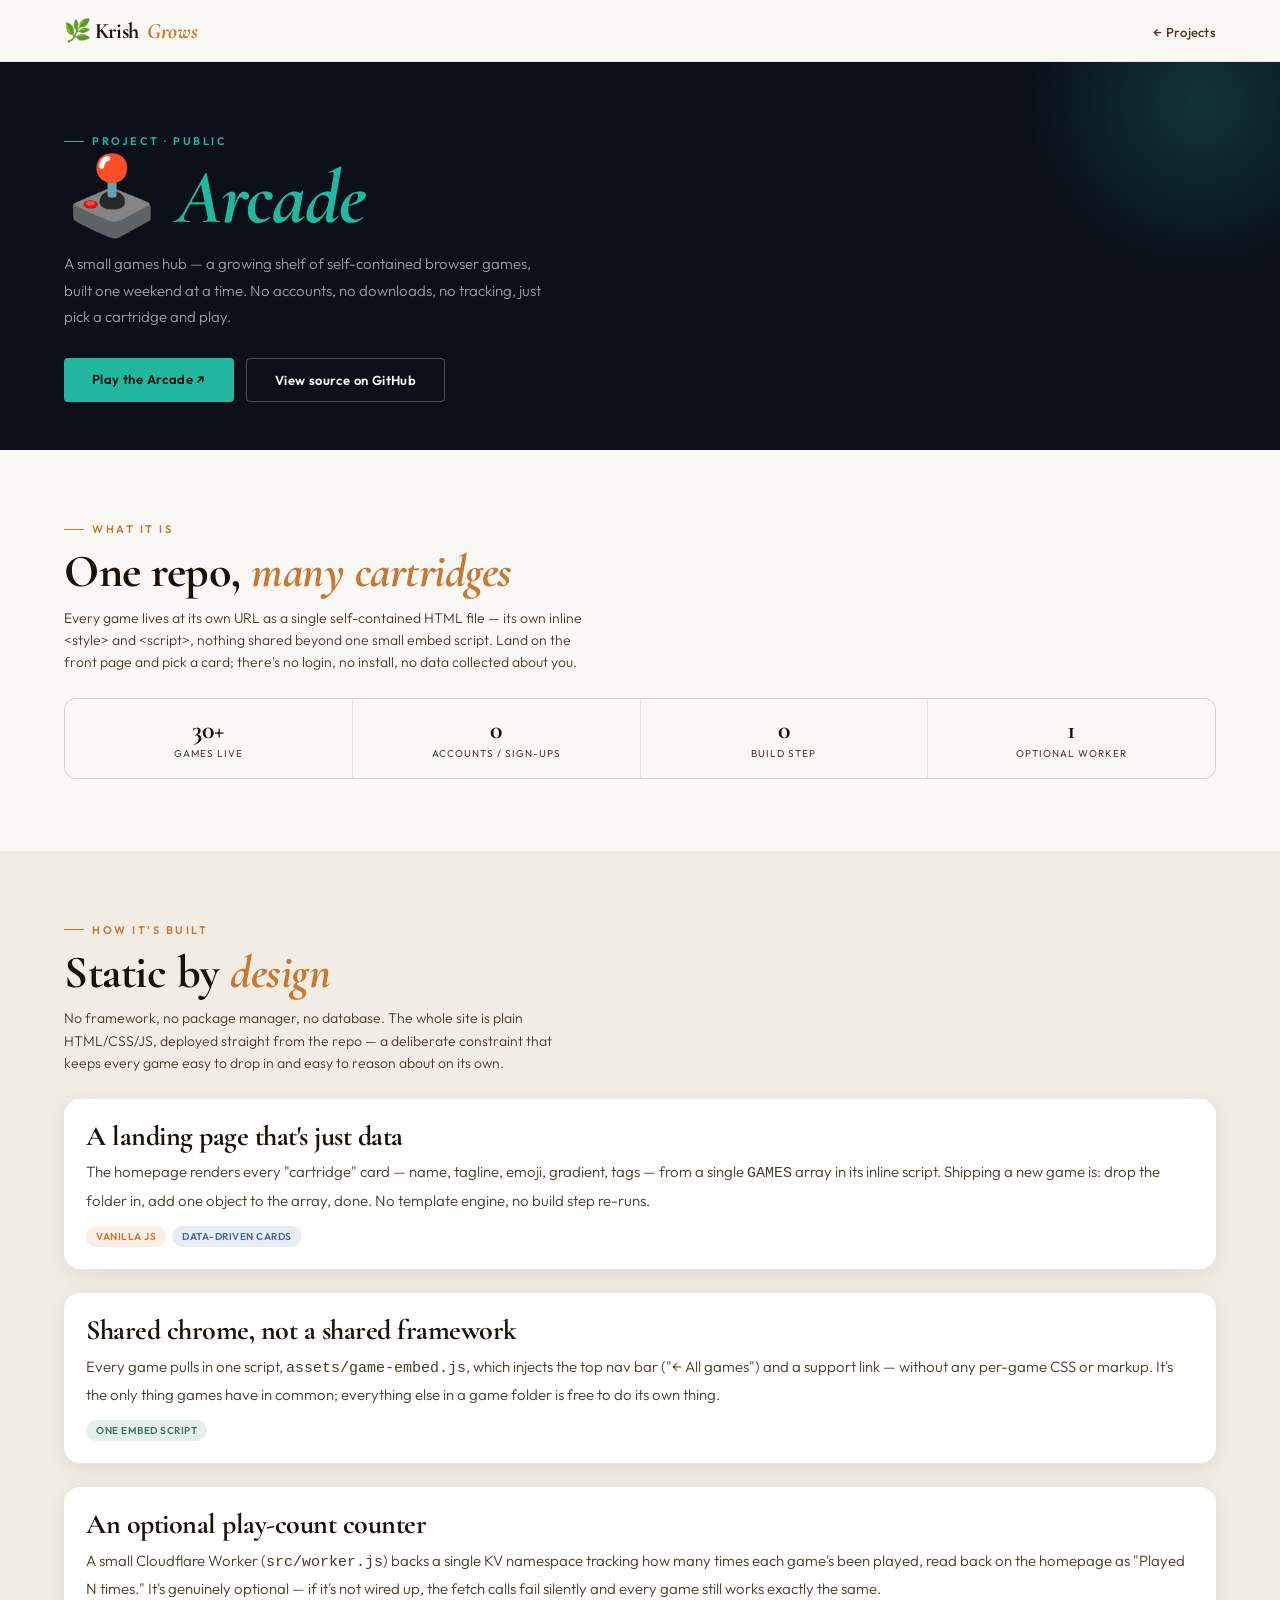
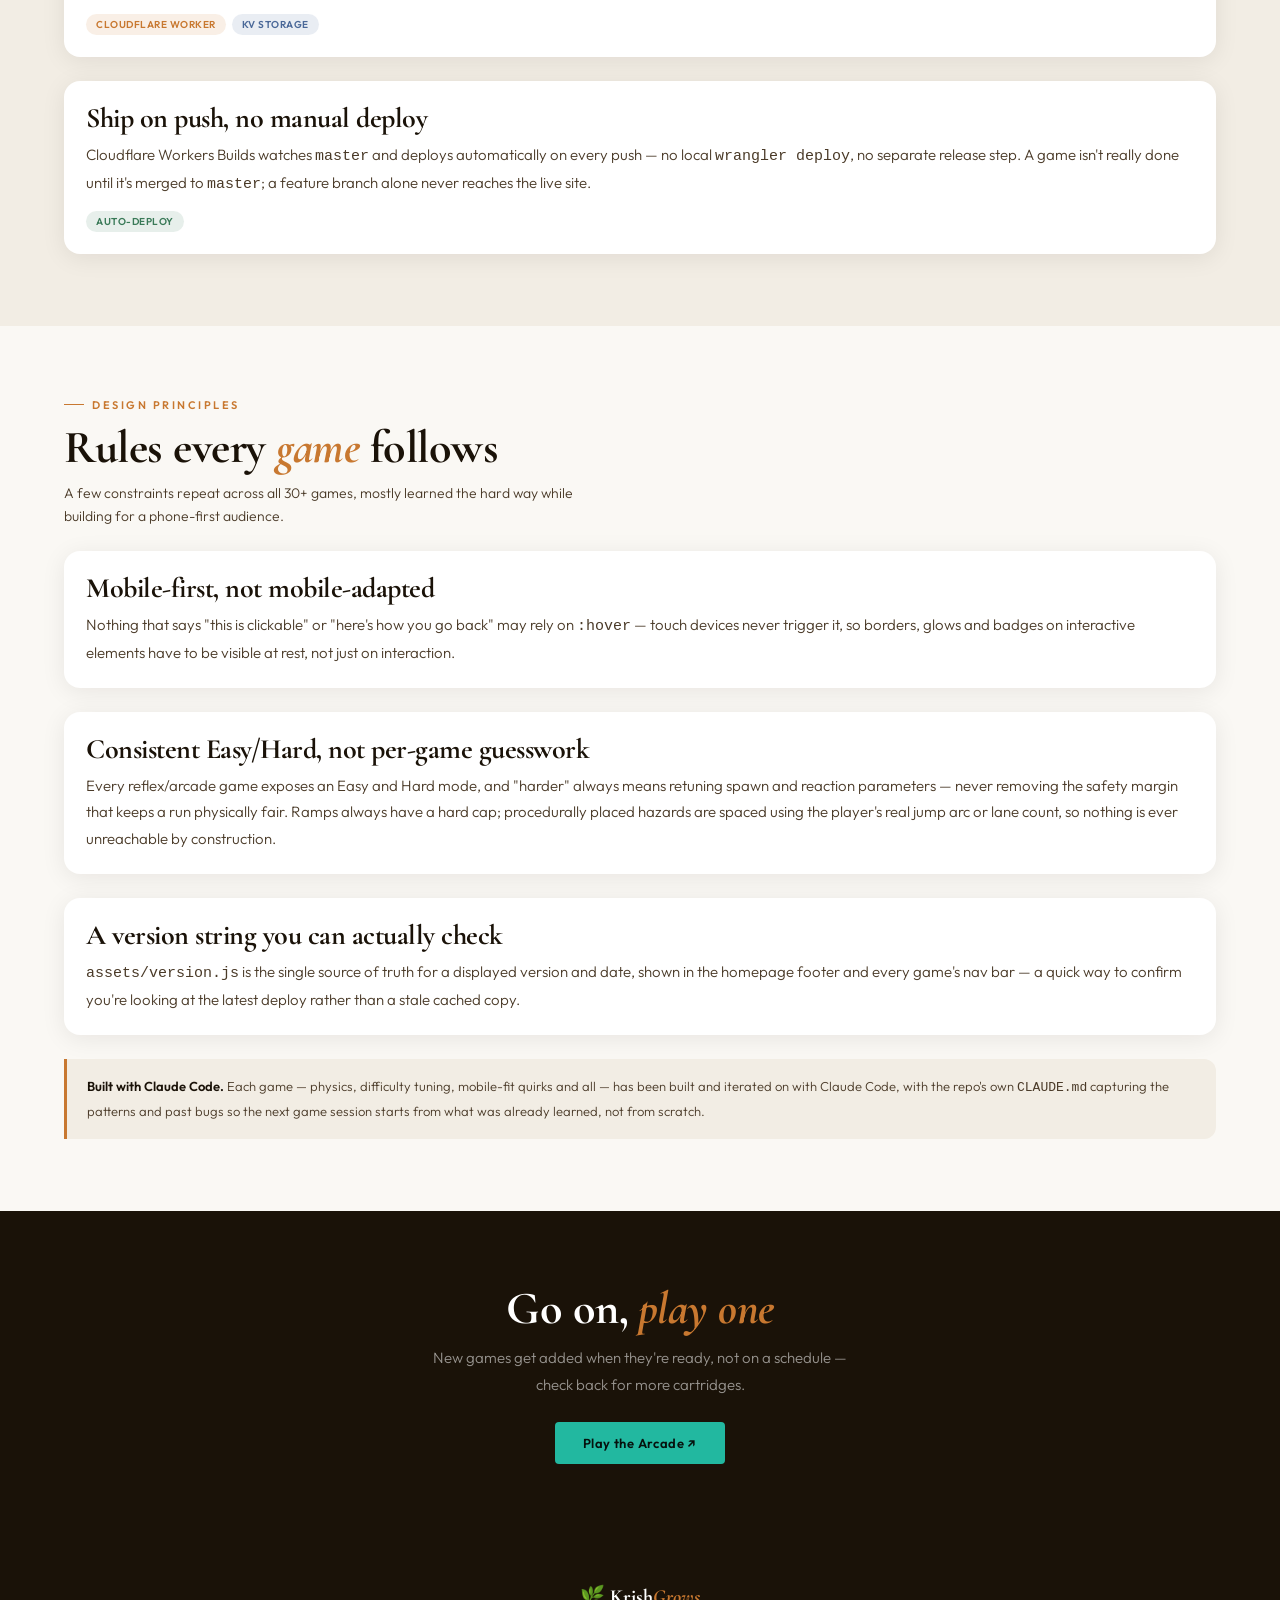
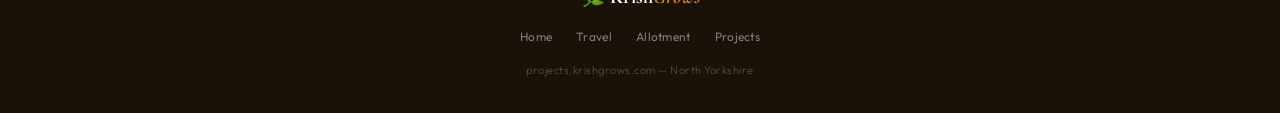
<file: projects/arcade/index.html>
<!DOCTYPE html>
<html lang="en">
<head>
<style>
/* === BRAND SYSTEM === */
/* ============================================================
   KrishGrows — Shared Brand System
   krishgrows.com | travel | allotment | projects
   All subdomains import this file.
   ============================================================ */

/* ── GOOGLE FONTS ── */
@import url('https://fonts.googleapis.com/css2?family=Cormorant+Garamond:ital,wght@0,400;0,600;0,700;1,400;1,600&family=Outfit:wght@300;400;500;600&display=swap');

/* ── DESIGN TOKENS ── */
:root {
  /* Colours */
  --ink:        #1a1208;
  --ink2:       #4a3a28;
  --cream:      #faf8f4;
  --warm:       #f2ede4;
  --border:     rgba(74,58,40,.1);
  --shadow:     0 4px 24px rgba(26,18,8,.08);

  /* Brand accents */
  --copper:     #c87830;   /* primary accent */
  --green:      #3a7a58;   /* secondary accent */
  --blue:       #4a6898;   /* tertiary accent */

  /* Aliases (used in components) */
  --accent:     var(--copper);
  --accent2:    var(--green);
  --accent3:    var(--blue);

  /* Typography */
  --font-heading: 'Cormorant Garamond', serif;
  --font-body:    'Outfit', sans-serif;

  /* Spacing scale */
  --space-xs:   8px;
  --space-sm:   16px;
  --space-md:   24px;
  --space-lg:   48px;
  --space-xl:   72px;

  /* Layout */
  --page-pad:   5vw;
  --radius-sm:  4px;
  --radius-md:  12px;
  --radius-lg:  16px;
}

/* ── RESET ── */
*, *::before, *::after {
  margin: 0;
  padding: 0;
  box-sizing: border-box;
}

/* ── BASE ── */
html { scroll-behavior: smooth; }

body {
  font-family: var(--font-body);
  background: var(--cream);
  color: var(--ink);
  overflow-x: hidden;
  -webkit-font-smoothing: antialiased;
}

/* ── TYPOGRAPHY ── */
h1, h2, h3, h4 {
  font-family: var(--font-heading);
  font-weight: 700;
  letter-spacing: -.5px;
  line-height: 1.1;
  color: var(--ink);
}

h1 { font-size: clamp(48px, 6vw, 86px); letter-spacing: -1px; line-height: .98; }
h2 { font-size: clamp(30px, 4vw, 46px); }
h3 { font-size: clamp(20px, 2.5vw, 28px); }

h1 em, h2 em, h3 em {
  color: var(--copper);
  font-style: italic;
}

p {
  font-size: 15px;
  font-weight: 300;
  line-height: 1.75;
  color: var(--ink2);
}

a { color: inherit; text-decoration: none; }

/* ── NAV ── */
.kg-nav {
  position: sticky;
  top: 0;
  z-index: 100;
  background: rgba(250,248,244,.92);
  backdrop-filter: blur(12px);
  -webkit-backdrop-filter: blur(12px);
  border-bottom: 1px solid var(--border);
  padding: 0 var(--page-pad);
  display: flex;
  align-items: center;
  justify-content: space-between;
  height: 62px;
}

.kg-logo {
  font-family: var(--font-heading);
  font-size: 22px;
  font-weight: 700;
  letter-spacing: -.3px;
  color: var(--ink);
  text-decoration: none;
  display: flex;
  align-items: center;
  gap: 8px;
}

.kg-logo em { color: var(--copper); font-style: italic; }

.kg-nav-links {
  display: flex;
  align-items: center;
  gap: 24px;
  list-style: none;
}

.kg-nav-links a {
  font-size: 13px;
  font-weight: 500;
  color: var(--ink2);
  letter-spacing: .3px;
  transition: color .2s;
}

.kg-nav-links a:hover { color: var(--copper); }

.kg-nav-links a.active { color: var(--copper); }

.kg-nav-badge {
  background: var(--copper);
  color: white;
  font-size: 10px;
  font-weight: 600;
  padding: 3px 8px;
  border-radius: 20px;
  letter-spacing: .5px;
  text-transform: uppercase;
}

/* ── SECTION STRUCTURE ── */
.kg-section { padding: var(--space-xl) var(--page-pad); }

.kg-eyebrow {
  font-size: 11px;
  font-weight: 600;
  letter-spacing: 2.5px;
  text-transform: uppercase;
  color: var(--copper);
  margin-bottom: 10px;
  display: flex;
  align-items: center;
  gap: 8px;
}

.kg-eyebrow::before {
  content: '';
  width: 20px;
  height: 1px;
  background: var(--copper);
}

.kg-section-sub {
  font-size: 14px;
  color: var(--ink2);
  margin-top: 10px;
  font-weight: 300;
  line-height: 1.6;
  max-width: 520px;
}

/* ── BUTTONS ── */
.kg-btn {
  font-family: var(--font-body);
  font-size: 13px;
  font-weight: 600;
  padding: 13px 28px;
  border-radius: var(--radius-sm);
  text-decoration: none;
  letter-spacing: .4px;
  transition: background .2s, transform .1s;
  display: inline-block;
  cursor: pointer;
  border: none;
}

.kg-btn-primary {
  background: var(--ink);
  color: white;
}

.kg-btn-primary:hover {
  background: var(--copper);
  transform: translateY(-1px);
}

.kg-btn-ghost {
  background: transparent;
  color: var(--ink2);
  display: flex;
  align-items: center;
  gap: 6px;
}

.kg-btn-ghost:hover { color: var(--copper); }

/* ── FOOTER ── */
.kg-footer {
  background: var(--ink);
  padding: var(--space-lg) var(--page-pad);
  display: flex;
  flex-direction: column;
  align-items: center;
  gap: var(--space-sm);
  text-align: center;
}

.kg-footer-logo {
  font-family: var(--font-heading);
  font-size: 20px;
  font-weight: 700;
  color: white;
  text-decoration: none;
}

.kg-footer-logo em { color: var(--copper); font-style: italic; }

.kg-footer-links {
  display: flex;
  gap: 24px;
  list-style: none;
}

.kg-footer-links a {
  font-size: 12px;
  color: rgba(255,255,255,.45);
  letter-spacing: .3px;
  transition: color .2s;
}

.kg-footer-links a:hover { color: var(--copper); }

.kg-footer-copy {
  font-size: 11px;
  color: rgba(255,255,255,.25);
  letter-spacing: .5px;
}

/* ── UTILITY ── */
.kg-tag {
  display: inline-block;
  font-size: 10px;
  font-weight: 600;
  letter-spacing: .5px;
  text-transform: uppercase;
  padding: 4px 10px;
  border-radius: 20px;
}

.kg-tag-copper { background: rgba(200,120,48,.12); color: var(--copper); }
.kg-tag-green  { background: rgba(58,122,88,.12);  color: var(--green);  }
.kg-tag-blue   { background: rgba(74,104,152,.12); color: var(--blue);   }

/* ── RESPONSIVE ── */
@media (max-width: 768px) {
  :root {
    --page-pad: 6vw;
  }

  .kg-nav-links { gap: 16px; }

  h1 { font-size: clamp(36px, 8vw, 56px); }
  h2 { font-size: clamp(24px, 5vw, 36px); }
}

@media (max-width: 480px) {
  :root { --page-pad: 5vw; }
  .kg-nav-links .hide-mobile { display: none; }
}

/* === END BRAND === */

/* ── ARCADE PAGE ── */
.arcade-hero {
  position: relative;
  padding: var(--space-xl) var(--page-pad) var(--space-lg);
  background: #0a0f1a;
  overflow: hidden;
}
.arcade-hero::before {
  content: '';
  position: absolute;
  top: -140px; right: -100px;
  width: 360px; height: 360px;
  border-radius: 50%;
  background: radial-gradient(circle, rgba(34,184,160,.22), transparent 70%);
  pointer-events: none;
}
.arcade-hero-inner { position: relative; z-index: 1; max-width: 640px; }
.arcade-hero h1 { color: white; margin-top: 12px; }
.arcade-hero h1 em { color: #22b8a0; }
.arcade-hero p { color: rgba(255,255,255,.6); margin-top: 16px; max-width: 480px; }
.arcade-hero .kg-eyebrow { color: #22b8a0; }
.arcade-hero .kg-eyebrow::before { background: #22b8a0; }
.arcade-actions { display: flex; flex-wrap: wrap; gap: 12px; margin-top: 28px; }
.kg-btn-teal { background: #22b8a0; color: #06110d; }
.kg-btn-teal:hover { background: #2dd4b8; transform: translateY(-1px); }
.kg-btn-outline { background: transparent; border: 1px solid rgba(255,255,255,.25); color: white; }
.kg-btn-outline:hover { border-color: #22b8a0; color: #22b8a0; }

.stat-row { display: grid; grid-template-columns: repeat(2,1fr); gap: 1px; background: var(--border); border: 1px solid var(--border); border-radius: var(--radius-md); overflow: hidden; margin-top: var(--space-md); }
.stat-cell { background: var(--cream); padding: 18px 12px; text-align: center; }
.stat-n { font-family: var(--font-heading); font-size: 26px; font-weight: 700; color: var(--ink); line-height: 1; }
.stat-l { font-size: 10px; letter-spacing: 1px; text-transform: uppercase; color: var(--ink2); margin-top: 4px; }

.build-list { display: flex; flex-direction: column; gap: var(--space-md); margin-top: var(--space-md); }
.build-item { background: white; border-radius: var(--radius-lg); box-shadow: var(--shadow); padding: 22px; }
.build-item h3 { margin-bottom: 8px; }
.build-item p { margin-top: 4px; }
.build-item .kg-tag { margin-top: 12px; margin-right: 6px; }

.note-box { background: var(--warm); border-left: 3px solid var(--copper); border-radius: 0 var(--radius-md) var(--radius-md) 0; padding: 16px 20px; margin-top: var(--space-md); }
.note-box p { color: var(--ink2); font-size: 13px; }
.note-box strong { color: var(--ink); font-weight: 600; }

@media (min-width: 768px) {
  .stat-row { grid-template-columns: repeat(4,1fr); }
}
</style>

<meta charset="UTF-8">
<meta name="viewport" content="width=device-width, initial-scale=1.0">
<title>Arcade — KrishGrows Projects</title>

</head>
<body>
<nav class="kg-nav">
  <a href="https://krishgrows.com" class="kg-logo">🌿 Krish<em>Grows</em></a>
  <ul class="kg-nav-links">
    <li><a href="https://projects.krishgrows.com">← Projects</a></li>
  </ul>
</nav>

<header class="arcade-hero">
  <div class="arcade-hero-inner">
    <div class="kg-eyebrow">Project · Public</div>
    <h1>🕹️ <em>Arcade</em></h1>
    <p>A small games hub — a growing shelf of self-contained browser games, built one weekend at a time. No accounts, no downloads, no tracking, just pick a cartridge and play.</p>
    <div class="arcade-actions">
      <a href="https://arcade.krishnabuilds.dev/" target="_blank" rel="noopener" class="kg-btn kg-btn-teal">Play the Arcade ↗</a>
      <a href="https://github.com/kishore510/krishnabuilds-arcade" target="_blank" rel="noopener" class="kg-btn kg-btn-outline">View source on GitHub</a>
    </div>
  </div>
</header>

<section class="kg-section">
  <div class="kg-eyebrow">What it is</div>
  <h2>One repo, <em>many cartridges</em></h2>
  <p class="kg-section-sub">Every game lives at its own URL as a single self-contained HTML file — its own inline &lt;style&gt; and &lt;script&gt;, nothing shared beyond one small embed script. Land on the front page and pick a card; there's no login, no install, no data collected about you.</p>

  <div class="stat-row">
    <div class="stat-cell"><div class="stat-n">30+</div><div class="stat-l">Games Live</div></div>
    <div class="stat-cell"><div class="stat-n">0</div><div class="stat-l">Accounts / Sign-ups</div></div>
    <div class="stat-cell"><div class="stat-n">0</div><div class="stat-l">Build Step</div></div>
    <div class="stat-cell"><div class="stat-n">1</div><div class="stat-l">Optional Worker</div></div>
  </div>
</section>

<section class="kg-section" style="background:var(--warm)">
  <div class="kg-eyebrow">How it's built</div>
  <h2>Static by <em>design</em></h2>
  <p class="kg-section-sub">No framework, no package manager, no database. The whole site is plain HTML/CSS/JS, deployed straight from the repo — a deliberate constraint that keeps every game easy to drop in and easy to reason about on its own.</p>

  <div class="build-list">
    <div class="build-item">
      <h3>A landing page that's just data</h3>
      <p>The homepage renders every "cartridge" card — name, tagline, emoji, gradient, tags — from a single <code>GAMES</code> array in its inline script. Shipping a new game is: drop the folder in, add one object to the array, done. No template engine, no build step re-runs.</p>
      <span class="kg-tag kg-tag-copper">Vanilla JS</span><span class="kg-tag kg-tag-blue">Data-driven cards</span>
    </div>
    <div class="build-item">
      <h3>Shared chrome, not a shared framework</h3>
      <p>Every game pulls in one script, <code>assets/game-embed.js</code>, which injects the top nav bar ("← All games") and a support link — without any per-game CSS or markup. It's the only thing games have in common; everything else in a game folder is free to do its own thing.</p>
      <span class="kg-tag kg-tag-green">One embed script</span>
    </div>
    <div class="build-item">
      <h3>An optional play-count counter</h3>
      <p>A small Cloudflare Worker (<code>src/worker.js</code>) backs a single KV namespace tracking how many times each game's been played, read back on the homepage as "Played N times." It's genuinely optional — if it's not wired up, the fetch calls fail silently and every game still works exactly the same.</p>
      <span class="kg-tag kg-tag-copper">Cloudflare Worker</span><span class="kg-tag kg-tag-blue">KV storage</span>
    </div>
    <div class="build-item">
      <h3>Ship on push, no manual deploy</h3>
      <p>Cloudflare Workers Builds watches <code>master</code> and deploys automatically on every push — no local <code>wrangler deploy</code>, no separate release step. A game isn't really done until it's merged to <code>master</code>; a feature branch alone never reaches the live site.</p>
      <span class="kg-tag kg-tag-green">Auto-deploy</span>
    </div>
  </div>
</section>

<section class="kg-section">
  <div class="kg-eyebrow">Design principles</div>
  <h2>Rules every <em>game</em> follows</h2>
  <p class="kg-section-sub">A few constraints repeat across all 30+ games, mostly learned the hard way while building for a phone-first audience.</p>

  <div class="build-list">
    <div class="build-item">
      <h3>Mobile-first, not mobile-adapted</h3>
      <p>Nothing that says "this is clickable" or "here's how you go back" may rely on <code>:hover</code> — touch devices never trigger it, so borders, glows and badges on interactive elements have to be visible at rest, not just on interaction.</p>
    </div>
    <div class="build-item">
      <h3>Consistent Easy/Hard, not per-game guesswork</h3>
      <p>Every reflex/arcade game exposes an Easy and Hard mode, and "harder" always means retuning spawn and reaction parameters — never removing the safety margin that keeps a run physically fair. Ramps always have a hard cap; procedurally placed hazards are spaced using the player's real jump arc or lane count, so nothing is ever unreachable by construction.</p>
    </div>
    <div class="build-item">
      <h3>A version string you can actually check</h3>
      <p><code>assets/version.js</code> is the single source of truth for a displayed version and date, shown in the homepage footer and every game's nav bar — a quick way to confirm you're looking at the latest deploy rather than a stale cached copy.</p>
    </div>
  </div>

  <div class="note-box">
    <p><strong>Built with Claude Code.</strong> Each game — physics, difficulty tuning, mobile-fit quirks and all — has been built and iterated on with Claude Code, with the repo's own <code>CLAUDE.md</code> capturing the patterns and past bugs so the next game session starts from what was already learned, not from scratch.</p>
  </div>
</section>

<section class="kg-section" style="text-align:center;background:var(--ink)">
  <h2 style="color:white">Go on, <em>play one</em></h2>
  <p style="color:rgba(255,255,255,.55);max-width:440px;margin:12px auto 0">New games get added when they're ready, not on a schedule — check back for more cartridges.</p>
  <div style="margin-top:24px">
    <a href="https://arcade.krishnabuilds.dev/" target="_blank" rel="noopener" class="kg-btn kg-btn-teal">Play the Arcade ↗</a>
  </div>
</section>

<footer class="kg-footer">
  <a href="https://krishgrows.com" class="kg-footer-logo">🌿 Krish<em>Grows</em></a>
  <ul class="kg-footer-links">
    <li><a href="https://krishgrows.com">Home</a></li>
    <li><a href="https://travel.krishgrows.com">Travel</a></li>
    <li><a href="https://allotment.krishgrows.com">Allotment</a></li>
    <li><a href="https://projects.krishgrows.com">Projects</a></li>
  </ul>
  <p class="kg-footer-copy">projects.krishgrows.com — North Yorkshire</p>
</footer>
</body>
</html>
</file>
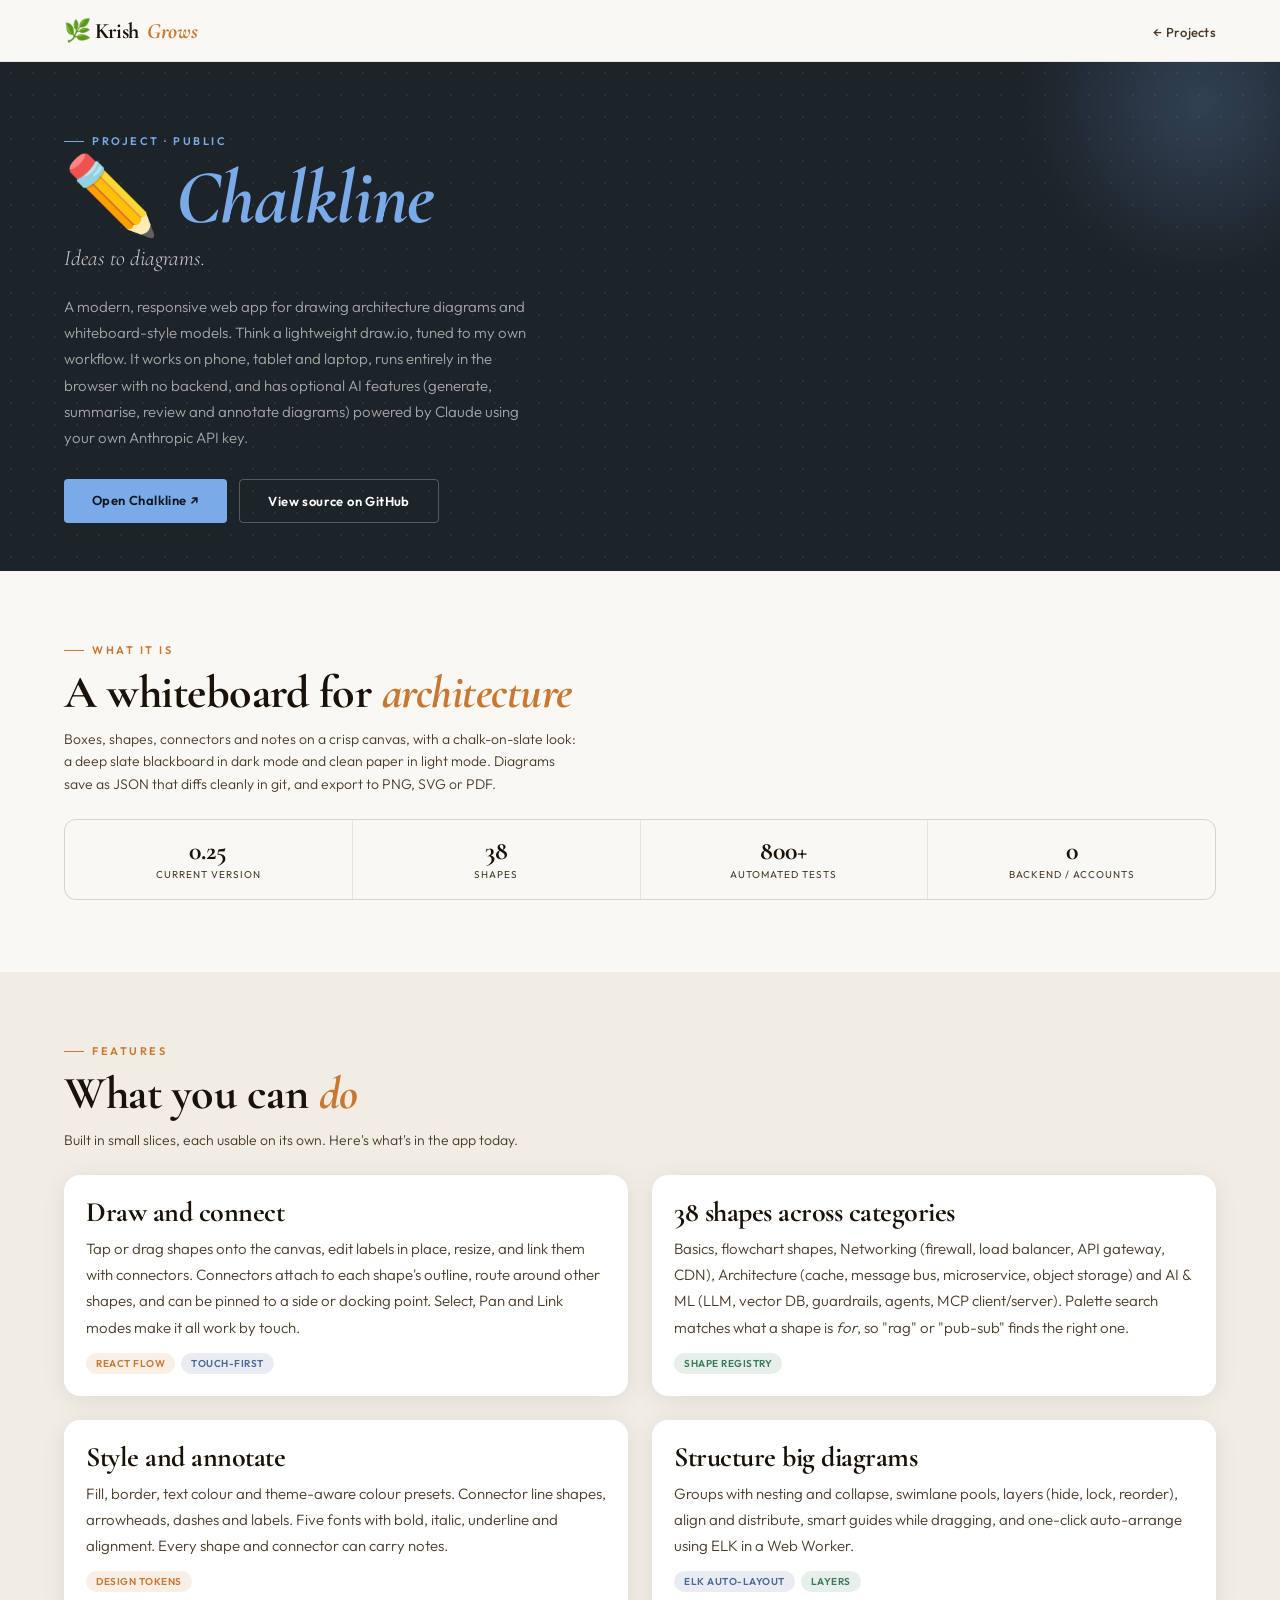
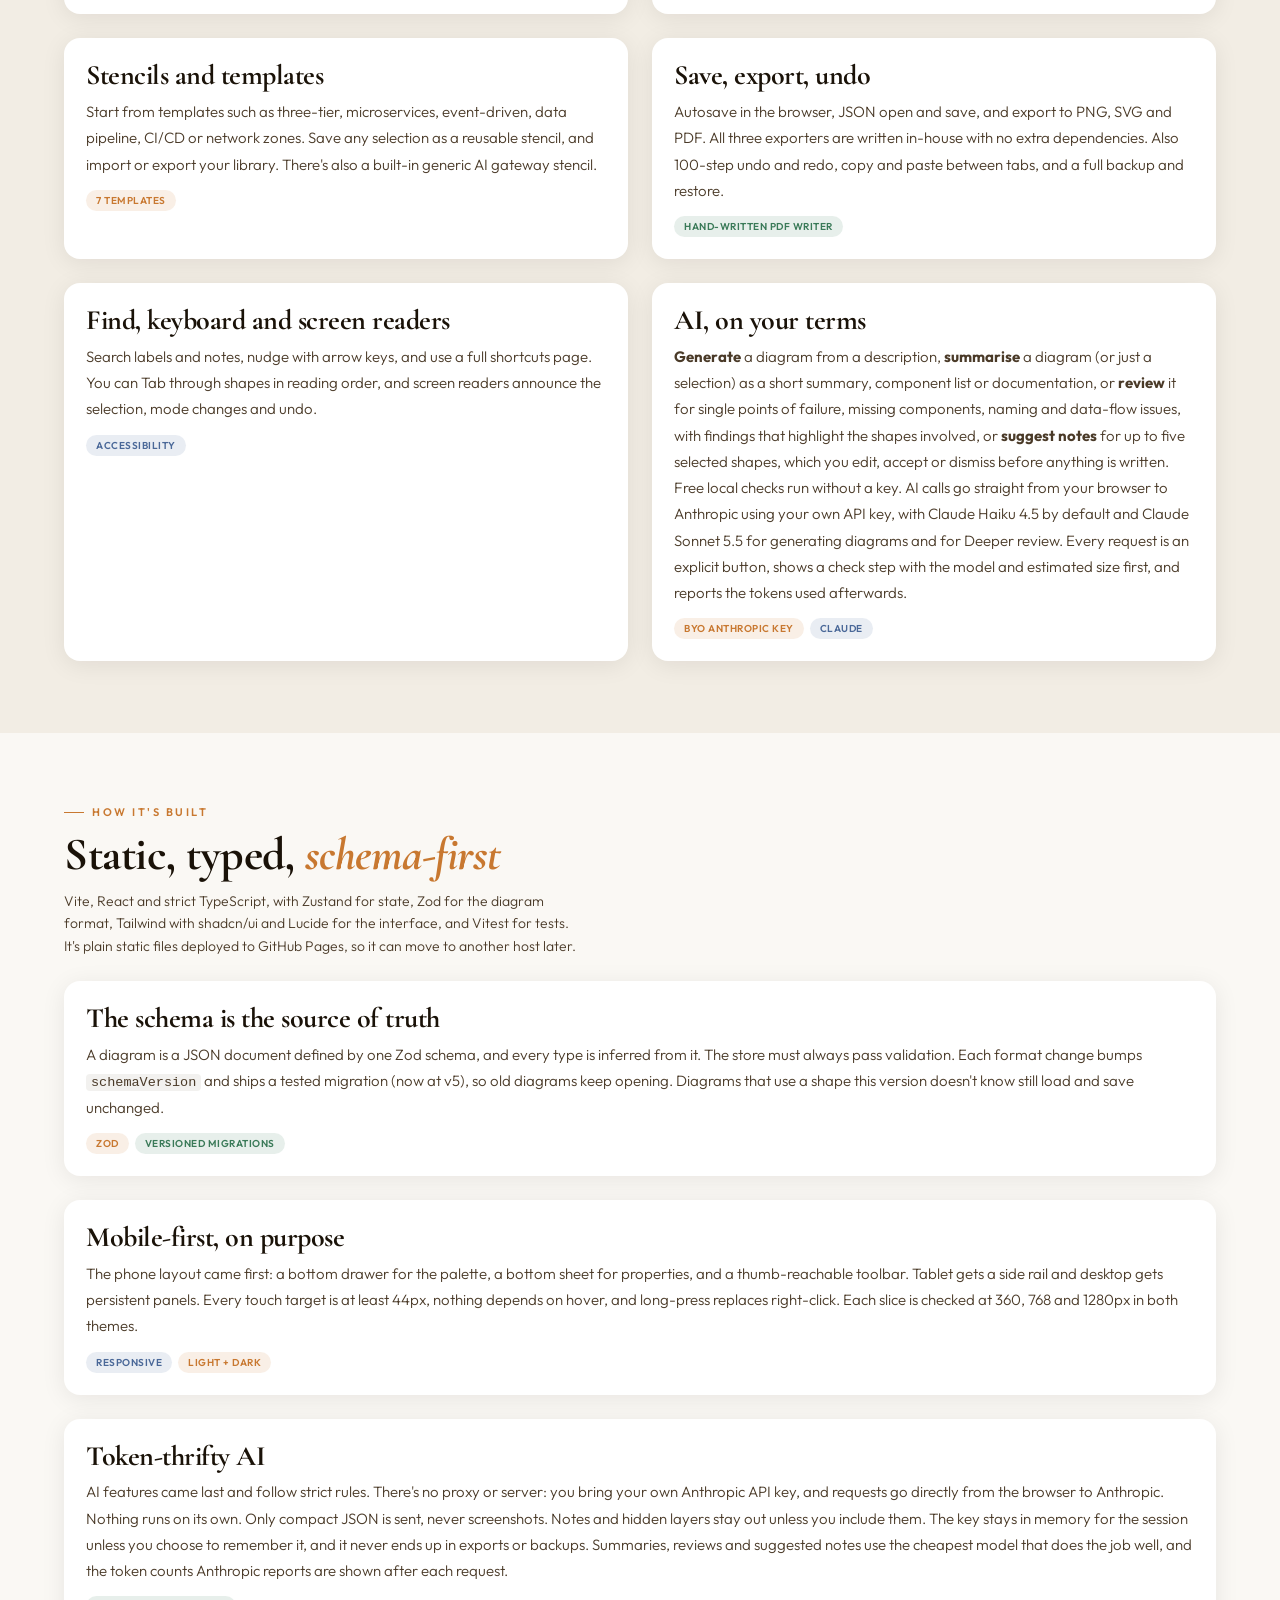
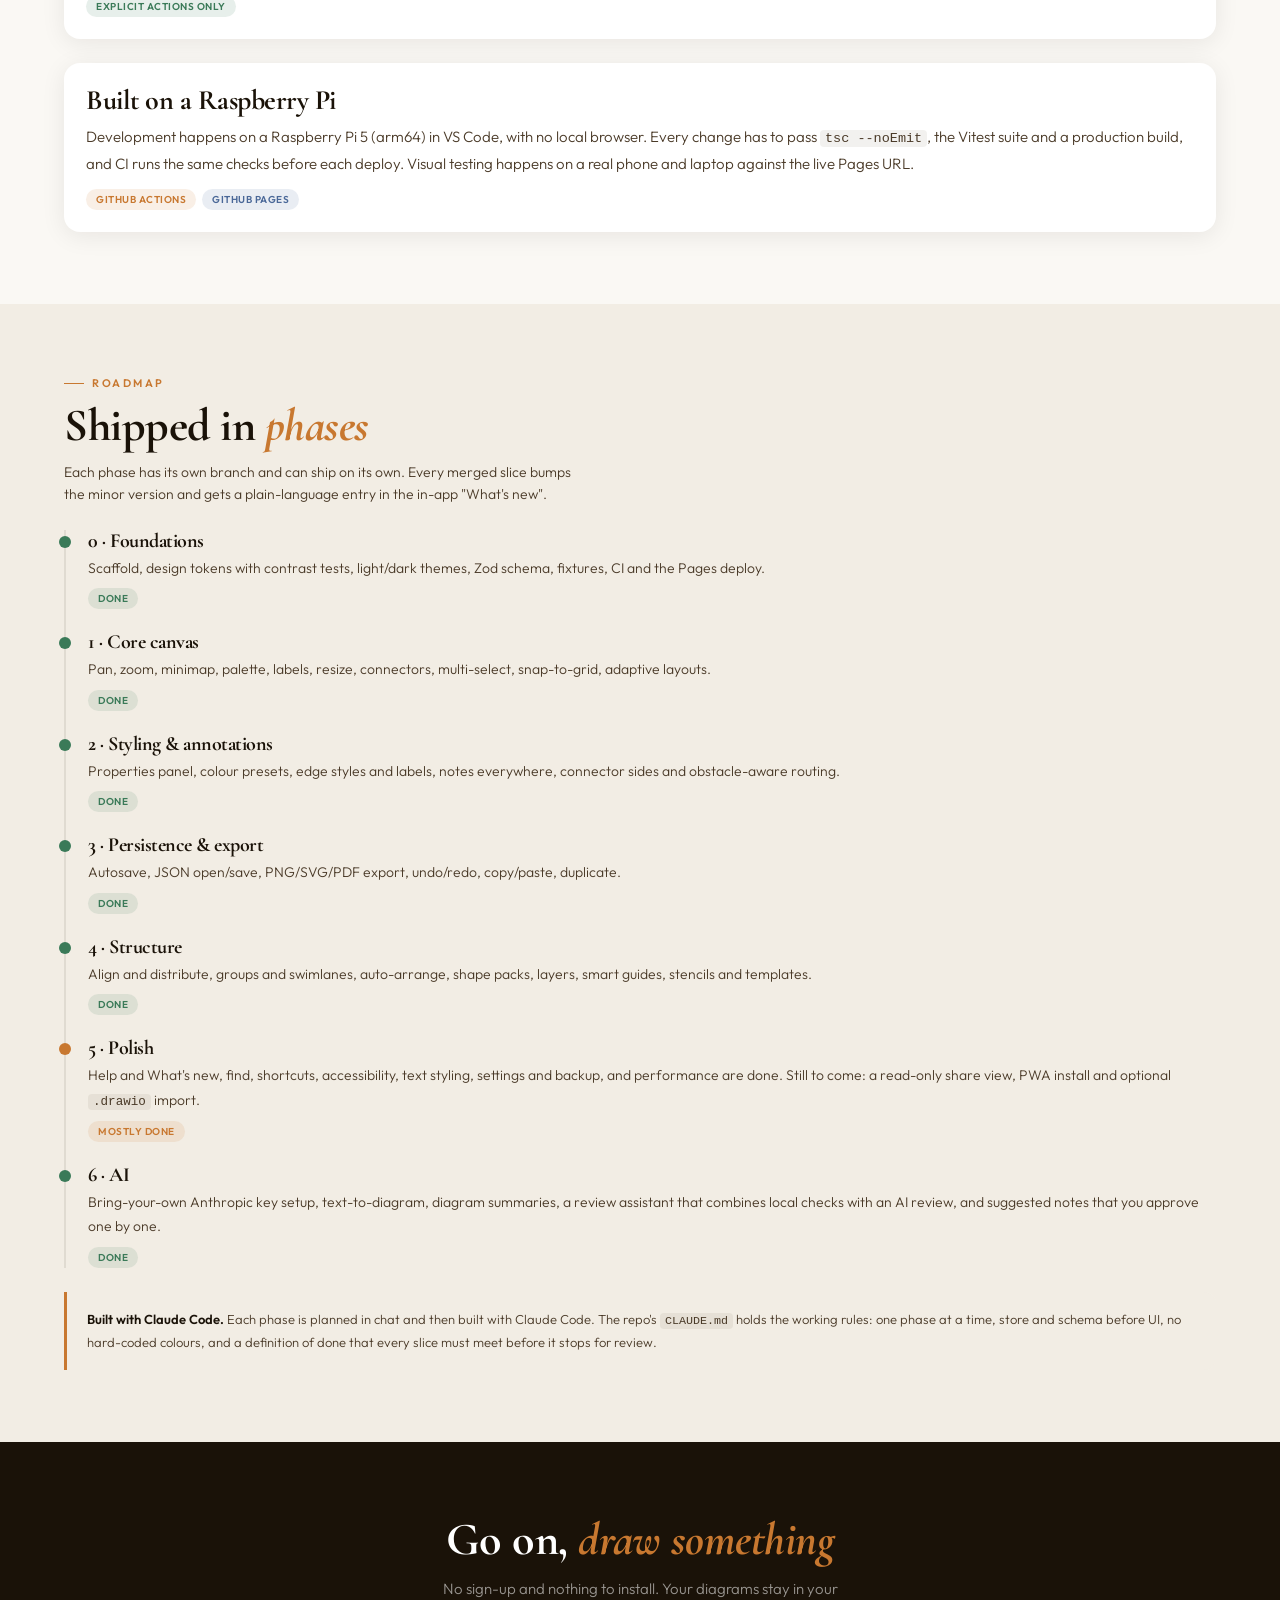
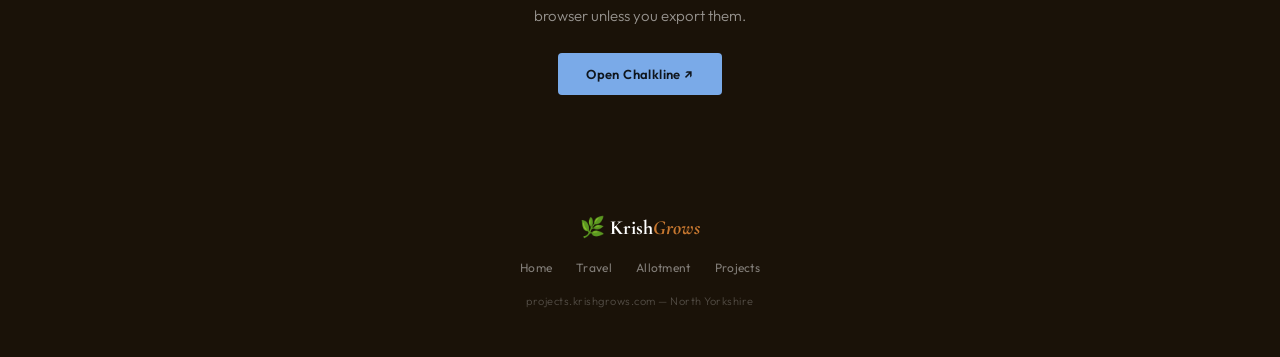
<file: projects/chalkline/index.html>
<!DOCTYPE html>
<html lang="en">
<head>
<style>
/* === BRAND SYSTEM === */
/* ============================================================
   KrishGrows — Shared Brand System
   krishgrows.com | travel | allotment | projects
   All subdomains import this file.
   ============================================================ */

/* ── GOOGLE FONTS ── */
@import url('https://fonts.googleapis.com/css2?family=Cormorant+Garamond:ital,wght@0,400;0,600;0,700;1,400;1,600&family=Outfit:wght@300;400;500;600&display=swap');

/* ── DESIGN TOKENS ── */
:root {
  /* Colours */
  --ink:        #1a1208;
  --ink2:       #4a3a28;
  --cream:      #faf8f4;
  --warm:       #f2ede4;
  --border:     rgba(74,58,40,.1);
  --shadow:     0 4px 24px rgba(26,18,8,.08);

  /* Brand accents */
  --copper:     #c87830;   /* primary accent */
  --green:      #3a7a58;   /* secondary accent */
  --blue:       #4a6898;   /* tertiary accent */

  /* Aliases (used in components) */
  --accent:     var(--copper);
  --accent2:    var(--green);
  --accent3:    var(--blue);

  /* Typography */
  --font-heading: 'Cormorant Garamond', serif;
  --font-body:    'Outfit', sans-serif;

  /* Spacing scale */
  --space-xs:   8px;
  --space-sm:   16px;
  --space-md:   24px;
  --space-lg:   48px;
  --space-xl:   72px;

  /* Layout */
  --page-pad:   5vw;
  --radius-sm:  4px;
  --radius-md:  12px;
  --radius-lg:  16px;
}

/* ── RESET ── */
*, *::before, *::after {
  margin: 0;
  padding: 0;
  box-sizing: border-box;
}

/* ── BASE ── */
html { scroll-behavior: smooth; }

body {
  font-family: var(--font-body);
  background: var(--cream);
  color: var(--ink);
  overflow-x: hidden;
  -webkit-font-smoothing: antialiased;
}

/* ── TYPOGRAPHY ── */
h1, h2, h3, h4 {
  font-family: var(--font-heading);
  font-weight: 700;
  letter-spacing: -.5px;
  line-height: 1.1;
  color: var(--ink);
}

h1 { font-size: clamp(48px, 6vw, 86px); letter-spacing: -1px; line-height: .98; }
h2 { font-size: clamp(30px, 4vw, 46px); }
h3 { font-size: clamp(20px, 2.5vw, 28px); }

h1 em, h2 em, h3 em {
  color: var(--copper);
  font-style: italic;
}

p {
  font-size: 15px;
  font-weight: 300;
  line-height: 1.75;
  color: var(--ink2);
}

a { color: inherit; text-decoration: none; }

/* ── NAV ── */
.kg-nav {
  position: sticky;
  top: 0;
  z-index: 100;
  background: rgba(250,248,244,.92);
  backdrop-filter: blur(12px);
  -webkit-backdrop-filter: blur(12px);
  border-bottom: 1px solid var(--border);
  padding: 0 var(--page-pad);
  display: flex;
  align-items: center;
  justify-content: space-between;
  height: 62px;
}

.kg-logo {
  font-family: var(--font-heading);
  font-size: 22px;
  font-weight: 700;
  letter-spacing: -.3px;
  color: var(--ink);
  text-decoration: none;
  display: flex;
  align-items: center;
  gap: 8px;
}

.kg-logo em { color: var(--copper); font-style: italic; }

.kg-nav-links {
  display: flex;
  align-items: center;
  gap: 24px;
  list-style: none;
}

.kg-nav-links a {
  font-size: 13px;
  font-weight: 500;
  color: var(--ink2);
  letter-spacing: .3px;
  transition: color .2s;
}

.kg-nav-links a:hover { color: var(--copper); }

.kg-nav-links a.active { color: var(--copper); }

.kg-nav-badge {
  background: var(--copper);
  color: white;
  font-size: 10px;
  font-weight: 600;
  padding: 3px 8px;
  border-radius: 20px;
  letter-spacing: .5px;
  text-transform: uppercase;
}

/* ── SECTION STRUCTURE ── */
.kg-section { padding: var(--space-xl) var(--page-pad); }

.kg-eyebrow {
  font-size: 11px;
  font-weight: 600;
  letter-spacing: 2.5px;
  text-transform: uppercase;
  color: var(--copper);
  margin-bottom: 10px;
  display: flex;
  align-items: center;
  gap: 8px;
}

.kg-eyebrow::before {
  content: '';
  width: 20px;
  height: 1px;
  background: var(--copper);
}

.kg-section-sub {
  font-size: 14px;
  color: var(--ink2);
  margin-top: 10px;
  font-weight: 300;
  line-height: 1.6;
  max-width: 520px;
}

/* ── BUTTONS ── */
.kg-btn {
  font-family: var(--font-body);
  font-size: 13px;
  font-weight: 600;
  padding: 13px 28px;
  border-radius: var(--radius-sm);
  text-decoration: none;
  letter-spacing: .4px;
  transition: background .2s, transform .1s;
  display: inline-block;
  cursor: pointer;
  border: none;
}

.kg-btn-primary {
  background: var(--ink);
  color: white;
}

.kg-btn-primary:hover {
  background: var(--copper);
  transform: translateY(-1px);
}

.kg-btn-ghost {
  background: transparent;
  color: var(--ink2);
  display: flex;
  align-items: center;
  gap: 6px;
}

.kg-btn-ghost:hover { color: var(--copper); }

/* ── FOOTER ── */
.kg-footer {
  background: var(--ink);
  padding: var(--space-lg) var(--page-pad);
  display: flex;
  flex-direction: column;
  align-items: center;
  gap: var(--space-sm);
  text-align: center;
}

.kg-footer-logo {
  font-family: var(--font-heading);
  font-size: 20px;
  font-weight: 700;
  color: white;
  text-decoration: none;
}

.kg-footer-logo em { color: var(--copper); font-style: italic; }

.kg-footer-links {
  display: flex;
  gap: 24px;
  list-style: none;
}

.kg-footer-links a {
  font-size: 12px;
  color: rgba(255,255,255,.45);
  letter-spacing: .3px;
  transition: color .2s;
}

.kg-footer-links a:hover { color: var(--copper); }

.kg-footer-copy {
  font-size: 11px;
  color: rgba(255,255,255,.25);
  letter-spacing: .5px;
}

/* ── UTILITY ── */
.kg-tag {
  display: inline-block;
  font-size: 10px;
  font-weight: 600;
  letter-spacing: .5px;
  text-transform: uppercase;
  padding: 4px 10px;
  border-radius: 20px;
}

.kg-tag-copper { background: rgba(200,120,48,.12); color: var(--copper); }
.kg-tag-green  { background: rgba(58,122,88,.12);  color: var(--green);  }
.kg-tag-blue   { background: rgba(74,104,152,.12); color: var(--blue);   }

/* ── RESPONSIVE ── */
@media (max-width: 768px) {
  :root {
    --page-pad: 6vw;
  }

  .kg-nav-links { gap: 16px; }

  h1 { font-size: clamp(36px, 8vw, 56px); }
  h2 { font-size: clamp(24px, 5vw, 36px); }
}

@media (max-width: 480px) {
  :root { --page-pad: 5vw; }
  .kg-nav-links .hide-mobile { display: none; }
}

/* === END BRAND === */

/* ── CHALKLINE PAGE ── */
.chalk-hero {
  position: relative;
  padding: var(--space-xl) var(--page-pad) var(--space-lg);
  background: #1c2329;
  background-image: radial-gradient(rgba(255,255,255,.06) 1px, transparent 1px);
  background-size: 22px 22px;
  overflow: hidden;
}
.chalk-hero::before {
  content: '';
  position: absolute;
  top: -140px; right: -100px;
  width: 360px; height: 360px;
  border-radius: 50%;
  background: radial-gradient(circle, rgba(122,170,232,.22), transparent 70%);
  pointer-events: none;
}
.chalk-hero-inner { position: relative; z-index: 1; max-width: 640px; }
.chalk-hero h1 { color: #f1efe8; margin-top: 12px; }
.chalk-hero h1 em { color: #7aaae8; }
.chalk-hero p { color: rgba(241,239,232,.65); margin-top: 16px; max-width: 480px; }
.chalk-hero .kg-eyebrow { color: #7aaae8; }
.chalk-hero .kg-eyebrow::before { background: #7aaae8; }
.chalk-tagline { font-family: var(--font-heading); font-style: italic; font-size: 22px; color: rgba(241,239,232,.85) !important; margin-top: 4px !important; }
.chalk-actions { display: flex; flex-wrap: wrap; gap: 12px; margin-top: 28px; }
.kg-btn-chalk { background: #7aaae8; color: #0f161d; }
.kg-btn-chalk:hover { background: #9cc0f0; transform: translateY(-1px); }
.kg-btn-outline { background: transparent; border: 1px solid rgba(255,255,255,.25); color: white; }
.kg-btn-outline:hover { border-color: #7aaae8; color: #7aaae8; }

.stat-row { display: grid; grid-template-columns: repeat(2,1fr); gap: 1px; background: var(--border); border: 1px solid var(--border); border-radius: var(--radius-md); overflow: hidden; margin-top: var(--space-md); }
.stat-cell { background: var(--cream); padding: 18px 12px; text-align: center; }
.stat-n { font-family: var(--font-heading); font-size: 26px; font-weight: 700; color: var(--ink); line-height: 1; }
.stat-l { font-size: 10px; letter-spacing: 1px; text-transform: uppercase; color: var(--ink2); margin-top: 4px; }

.build-list { display: flex; flex-direction: column; gap: var(--space-md); margin-top: var(--space-md); }
.build-item { background: white; border-radius: var(--radius-lg); box-shadow: var(--shadow); padding: 22px; }
.build-item h3 { margin-bottom: 8px; }
.build-item p { margin-top: 4px; }
.build-item .kg-tag { margin-top: 12px; margin-right: 6px; }

.phase-list { display: flex; flex-direction: column; margin-top: var(--space-md); border-left: 2px solid var(--border); }
.phase { position: relative; padding: 0 0 22px 22px; }
.phase:last-child { padding-bottom: 0; }
.phase::before { content: ''; position: absolute; left: -7px; top: 6px; width: 12px; height: 12px; border-radius: 50%; background: var(--green); }
.phase.wip::before { background: var(--copper); }
.phase h3 { font-size: 20px; }
.phase p { font-size: 14px; margin-top: 4px; }
.phase .kg-tag { margin-top: 8px; }

.note-box { background: var(--warm); border-left: 3px solid var(--copper); border-radius: 0 var(--radius-md) var(--radius-md) 0; padding: 16px 20px; margin-top: var(--space-md); }
.note-box p { color: var(--ink2); font-size: 13px; }
.note-box strong { color: var(--ink); font-weight: 600; }

code { font-size: .9em; background: rgba(74,58,40,.07); padding: 1px 5px; border-radius: 4px; }

@media (min-width: 768px) {
  .stat-row { grid-template-columns: repeat(4,1fr); }
  .build-list.two-col { display: grid; grid-template-columns: repeat(2,1fr); }
}
</style>

<meta charset="UTF-8">
<meta name="viewport" content="width=device-width, initial-scale=1.0">
<title>Chalkline — KrishGrows Projects</title>

</head>
<body>
<nav class="kg-nav">
  <a href="https://krishgrows.com" class="kg-logo">🌿 Krish<em>Grows</em></a>
  <ul class="kg-nav-links">
    <li><a href="https://projects.krishgrows.com">← Projects</a></li>
  </ul>
</nav>

<header class="chalk-hero">
  <div class="chalk-hero-inner">
    <div class="kg-eyebrow">Project · Public</div>
    <h1>✏️ <em>Chalkline</em></h1>
    <p class="chalk-tagline">Ideas to diagrams.</p>
    <p>A modern, responsive web app for drawing architecture diagrams and whiteboard-style models. Think a lightweight draw.io, tuned to my own workflow. It works on phone, tablet and laptop, runs entirely in the browser with no backend, and has optional AI features (generate, summarise, review and annotate diagrams) powered by Claude using your own Anthropic API key.</p>
    <div class="chalk-actions">
      <a href="https://kishore510.github.io/chalkline/" target="_blank" rel="noopener" class="kg-btn kg-btn-chalk">Open Chalkline ↗</a>
      <a href="https://github.com/kishore510/chalkline" target="_blank" rel="noopener" class="kg-btn kg-btn-outline">View source on GitHub</a>
    </div>
  </div>
</header>

<section class="kg-section">
  <div class="kg-eyebrow">What it is</div>
  <h2>A whiteboard for <em>architecture</em></h2>
  <p class="kg-section-sub">Boxes, shapes, connectors and notes on a crisp canvas, with a chalk-on-slate look: a deep slate blackboard in dark mode and clean paper in light mode. Diagrams save as JSON that diffs cleanly in git, and export to PNG, SVG or PDF.</p>

  <div class="stat-row">
    <div class="stat-cell"><div class="stat-n">0.25</div><div class="stat-l">Current Version</div></div>
    <div class="stat-cell"><div class="stat-n">38</div><div class="stat-l">Shapes</div></div>
    <div class="stat-cell"><div class="stat-n">800+</div><div class="stat-l">Automated Tests</div></div>
    <div class="stat-cell"><div class="stat-n">0</div><div class="stat-l">Backend / Accounts</div></div>
  </div>
</section>

<section class="kg-section" style="background:var(--warm)">
  <div class="kg-eyebrow">Features</div>
  <h2>What you can <em>do</em></h2>
  <p class="kg-section-sub">Built in small slices, each usable on its own. Here's what's in the app today.</p>

  <div class="build-list two-col">
    <div class="build-item">
      <h3>Draw and connect</h3>
      <p>Tap or drag shapes onto the canvas, edit labels in place, resize, and link them with connectors. Connectors attach to each shape's outline, route around other shapes, and can be pinned to a side or docking point. Select, Pan and Link modes make it all work by touch.</p>
      <span class="kg-tag kg-tag-copper">React Flow</span><span class="kg-tag kg-tag-blue">Touch-first</span>
    </div>
    <div class="build-item">
      <h3>38 shapes across categories</h3>
      <p>Basics, flowchart shapes, Networking (firewall, load balancer, API gateway, CDN), Architecture (cache, message bus, microservice, object storage) and AI &amp; ML (LLM, vector DB, guardrails, agents, MCP client/server). Palette search matches what a shape is <em>for</em>, so "rag" or "pub-sub" finds the right one.</p>
      <span class="kg-tag kg-tag-green">Shape registry</span>
    </div>
    <div class="build-item">
      <h3>Style and annotate</h3>
      <p>Fill, border, text colour and theme-aware colour presets. Connector line shapes, arrowheads, dashes and labels. Five fonts with bold, italic, underline and alignment. Every shape and connector can carry notes.</p>
      <span class="kg-tag kg-tag-copper">Design tokens</span>
    </div>
    <div class="build-item">
      <h3>Structure big diagrams</h3>
      <p>Groups with nesting and collapse, swimlane pools, layers (hide, lock, reorder), align and distribute, smart guides while dragging, and one-click auto-arrange using ELK in a Web Worker.</p>
      <span class="kg-tag kg-tag-blue">ELK auto-layout</span><span class="kg-tag kg-tag-green">Layers</span>
    </div>
    <div class="build-item">
      <h3>Stencils and templates</h3>
      <p>Start from templates such as three-tier, microservices, event-driven, data pipeline, CI/CD or network zones. Save any selection as a reusable stencil, and import or export your library. There's also a built-in generic AI gateway stencil.</p>
      <span class="kg-tag kg-tag-copper">7 templates</span>
    </div>
    <div class="build-item">
      <h3>Save, export, undo</h3>
      <p>Autosave in the browser, JSON open and save, and export to PNG, SVG and PDF. All three exporters are written in-house with no extra dependencies. Also 100-step undo and redo, copy and paste between tabs, and a full backup and restore.</p>
      <span class="kg-tag kg-tag-green">Hand-written PDF writer</span>
    </div>
    <div class="build-item">
      <h3>Find, keyboard and screen readers</h3>
      <p>Search labels and notes, nudge with arrow keys, and use a full shortcuts page. You can Tab through shapes in reading order, and screen readers announce the selection, mode changes and undo.</p>
      <span class="kg-tag kg-tag-blue">Accessibility</span>
    </div>
    <div class="build-item">
      <h3>AI, on your terms</h3>
      <p><strong>Generate</strong> a diagram from a description, <strong>summarise</strong> a diagram (or just a selection) as a short summary, component list or documentation, or <strong>review</strong> it for single points of failure, missing components, naming and data-flow issues, with findings that highlight the shapes involved, or <strong>suggest notes</strong> for up to five selected shapes, which you edit, accept or dismiss before anything is written. Free local checks run without a key. AI calls go straight from your browser to Anthropic using your own API key, with Claude Haiku 4.5 by default and Claude Sonnet 5.5 for generating diagrams and for Deeper review. Every request is an explicit button, shows a check step with the model and estimated size first, and reports the tokens used afterwards.</p>
      <span class="kg-tag kg-tag-copper">BYO Anthropic key</span><span class="kg-tag kg-tag-blue">Claude</span>
    </div>
  </div>
</section>

<section class="kg-section">
  <div class="kg-eyebrow">How it's built</div>
  <h2>Static, typed, <em>schema-first</em></h2>
  <p class="kg-section-sub">Vite, React and strict TypeScript, with Zustand for state, Zod for the diagram format, Tailwind with shadcn/ui and Lucide for the interface, and Vitest for tests. It's plain static files deployed to GitHub Pages, so it can move to another host later.</p>

  <div class="build-list">
    <div class="build-item">
      <h3>The schema is the source of truth</h3>
      <p>A diagram is a JSON document defined by one Zod schema, and every type is inferred from it. The store must always pass validation. Each format change bumps <code>schemaVersion</code> and ships a tested migration (now at v5), so old diagrams keep opening. Diagrams that use a shape this version doesn't know still load and save unchanged.</p>
      <span class="kg-tag kg-tag-copper">Zod</span><span class="kg-tag kg-tag-green">Versioned migrations</span>
    </div>
    <div class="build-item">
      <h3>Mobile-first, on purpose</h3>
      <p>The phone layout came first: a bottom drawer for the palette, a bottom sheet for properties, and a thumb-reachable toolbar. Tablet gets a side rail and desktop gets persistent panels. Every touch target is at least 44px, nothing depends on hover, and long-press replaces right-click. Each slice is checked at 360, 768 and 1280px in both themes.</p>
      <span class="kg-tag kg-tag-blue">Responsive</span><span class="kg-tag kg-tag-copper">Light + dark</span>
    </div>
    <div class="build-item">
      <h3>Token-thrifty AI</h3>
      <p>AI features came last and follow strict rules. There's no proxy or server: you bring your own Anthropic API key, and requests go directly from the browser to Anthropic. Nothing runs on its own. Only compact JSON is sent, never screenshots. Notes and hidden layers stay out unless you include them. The key stays in memory for the session unless you choose to remember it, and it never ends up in exports or backups. Summaries, reviews and suggested notes use the cheapest model that does the job well, and the token counts Anthropic reports are shown after each request.</p>
      <span class="kg-tag kg-tag-green">Explicit actions only</span>
    </div>
    <div class="build-item">
      <h3>Built on a Raspberry Pi</h3>
      <p>Development happens on a Raspberry Pi 5 (arm64) in VS Code, with no local browser. Every change has to pass <code>tsc --noEmit</code>, the Vitest suite and a production build, and CI runs the same checks before each deploy. Visual testing happens on a real phone and laptop against the live Pages URL.</p>
      <span class="kg-tag kg-tag-copper">GitHub Actions</span><span class="kg-tag kg-tag-blue">GitHub Pages</span>
    </div>
  </div>
</section>

<section class="kg-section" style="background:var(--warm)">
  <div class="kg-eyebrow">Roadmap</div>
  <h2>Shipped in <em>phases</em></h2>
  <p class="kg-section-sub">Each phase has its own branch and can ship on its own. Every merged slice bumps the minor version and gets a plain-language entry in the in-app "What's new".</p>

  <div class="phase-list">
    <div class="phase"><h3>0 · Foundations</h3><p>Scaffold, design tokens with contrast tests, light/dark themes, Zod schema, fixtures, CI and the Pages deploy.</p><span class="kg-tag kg-tag-green">Done</span></div>
    <div class="phase"><h3>1 · Core canvas</h3><p>Pan, zoom, minimap, palette, labels, resize, connectors, multi-select, snap-to-grid, adaptive layouts.</p><span class="kg-tag kg-tag-green">Done</span></div>
    <div class="phase"><h3>2 · Styling &amp; annotations</h3><p>Properties panel, colour presets, edge styles and labels, notes everywhere, connector sides and obstacle-aware routing.</p><span class="kg-tag kg-tag-green">Done</span></div>
    <div class="phase"><h3>3 · Persistence &amp; export</h3><p>Autosave, JSON open/save, PNG/SVG/PDF export, undo/redo, copy/paste, duplicate.</p><span class="kg-tag kg-tag-green">Done</span></div>
    <div class="phase"><h3>4 · Structure</h3><p>Align and distribute, groups and swimlanes, auto-arrange, shape packs, layers, smart guides, stencils and templates.</p><span class="kg-tag kg-tag-green">Done</span></div>
    <div class="phase wip"><h3>5 · Polish</h3><p>Help and What's new, find, shortcuts, accessibility, text styling, settings and backup, and performance are done. Still to come: a read-only share view, PWA install and optional <code>.drawio</code> import.</p><span class="kg-tag kg-tag-copper">Mostly done</span></div>
    <div class="phase"><h3>6 · AI</h3><p>Bring-your-own Anthropic key setup, text-to-diagram, diagram summaries, a review assistant that combines local checks with an AI review, and suggested notes that you approve one by one.</p><span class="kg-tag kg-tag-green">Done</span></div>
  </div>

  <div class="note-box">
    <p><strong>Built with Claude Code.</strong> Each phase is planned in chat and then built with Claude Code. The repo's <code>CLAUDE.md</code> holds the working rules: one phase at a time, store and schema before UI, no hard-coded colours, and a definition of done that every slice must meet before it stops for review.</p>
  </div>
</section>

<section class="kg-section" style="text-align:center;background:var(--ink)">
  <h2 style="color:white">Go on, <em>draw something</em></h2>
  <p style="color:rgba(255,255,255,.55);max-width:440px;margin:12px auto 0">No sign-up and nothing to install. Your diagrams stay in your browser unless you export them.</p>
  <div style="margin-top:24px">
    <a href="https://kishore510.github.io/chalkline/" target="_blank" rel="noopener" class="kg-btn kg-btn-chalk">Open Chalkline ↗</a>
  </div>
</section>

<footer class="kg-footer">
  <a href="https://krishgrows.com" class="kg-footer-logo">🌿 Krish<em>Grows</em></a>
  <ul class="kg-footer-links">
    <li><a href="https://krishgrows.com">Home</a></li>
    <li><a href="https://travel.krishgrows.com">Travel</a></li>
    <li><a href="https://allotment.krishgrows.com">Allotment</a></li>
    <li><a href="https://projects.krishgrows.com">Projects</a></li>
  </ul>
  <p class="kg-footer-copy">projects.krishgrows.com — North Yorkshire</p>
</footer>
</body>
</html>
</file>
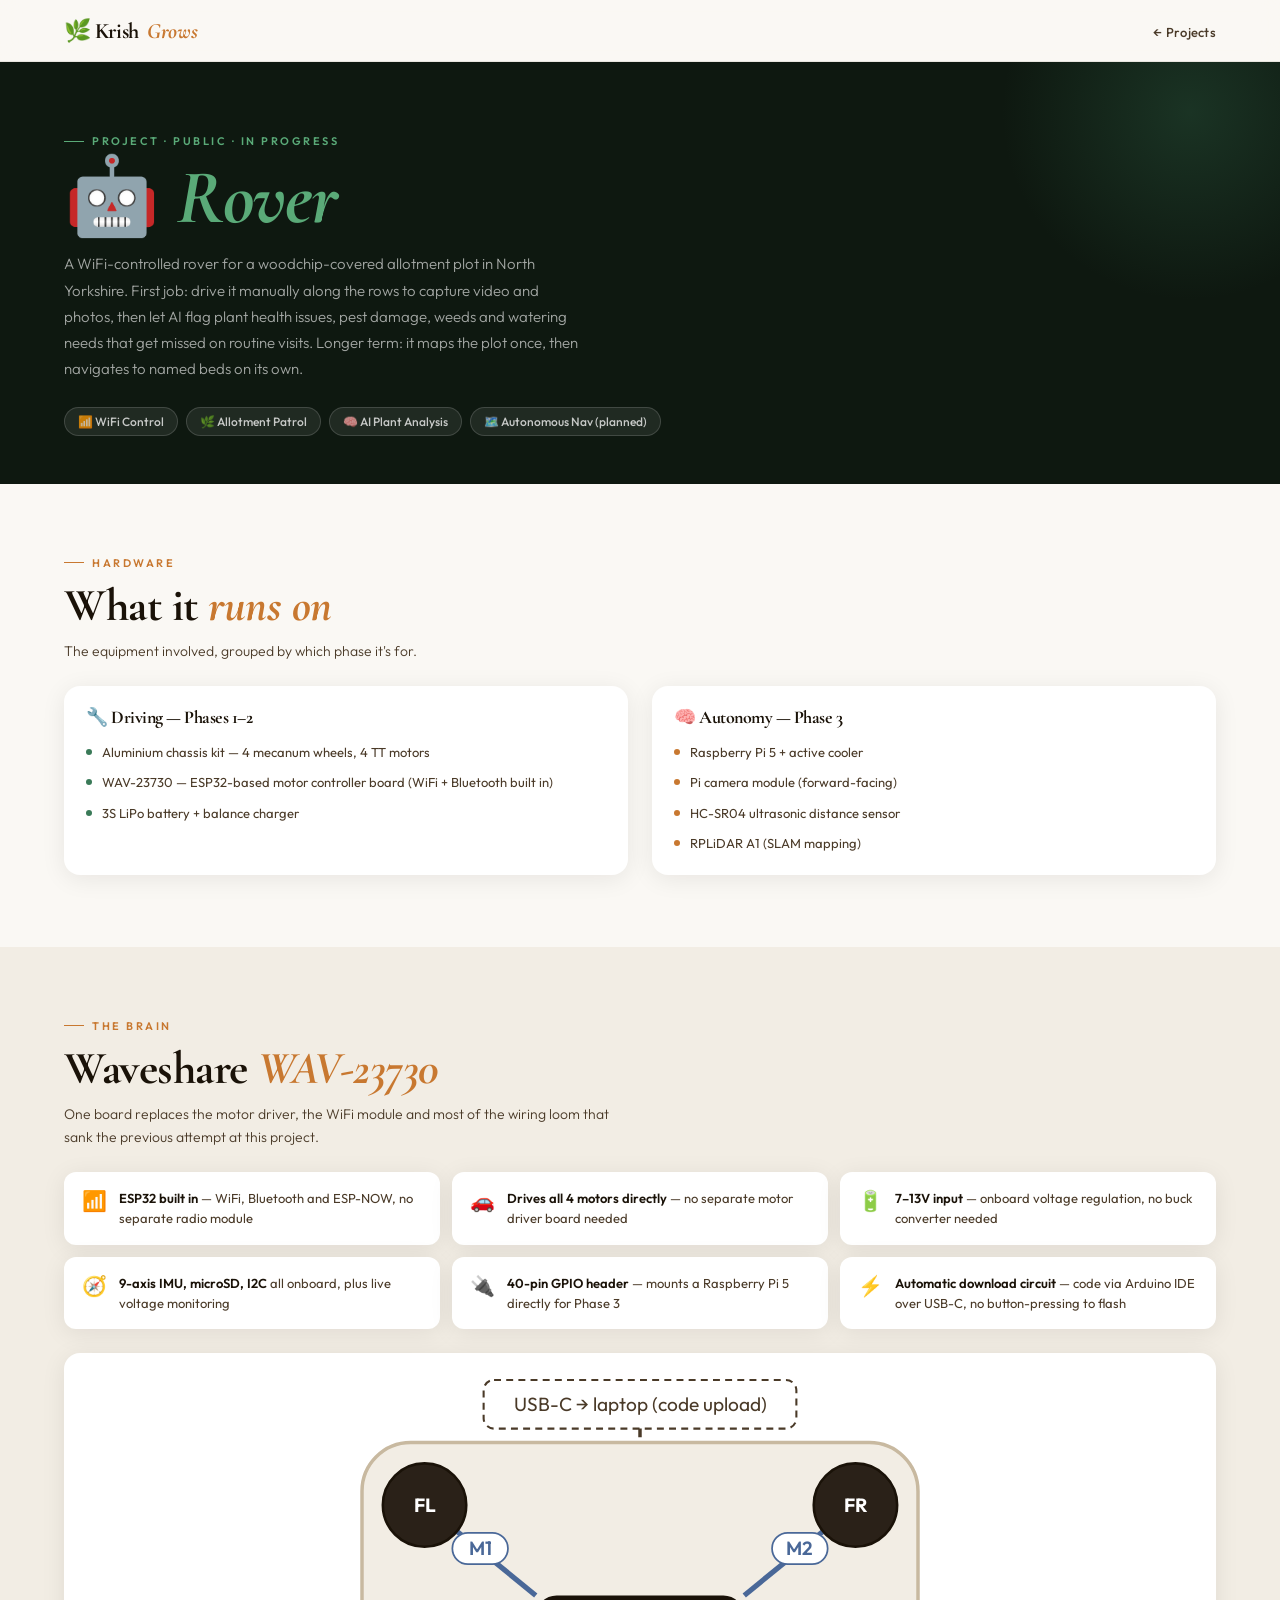
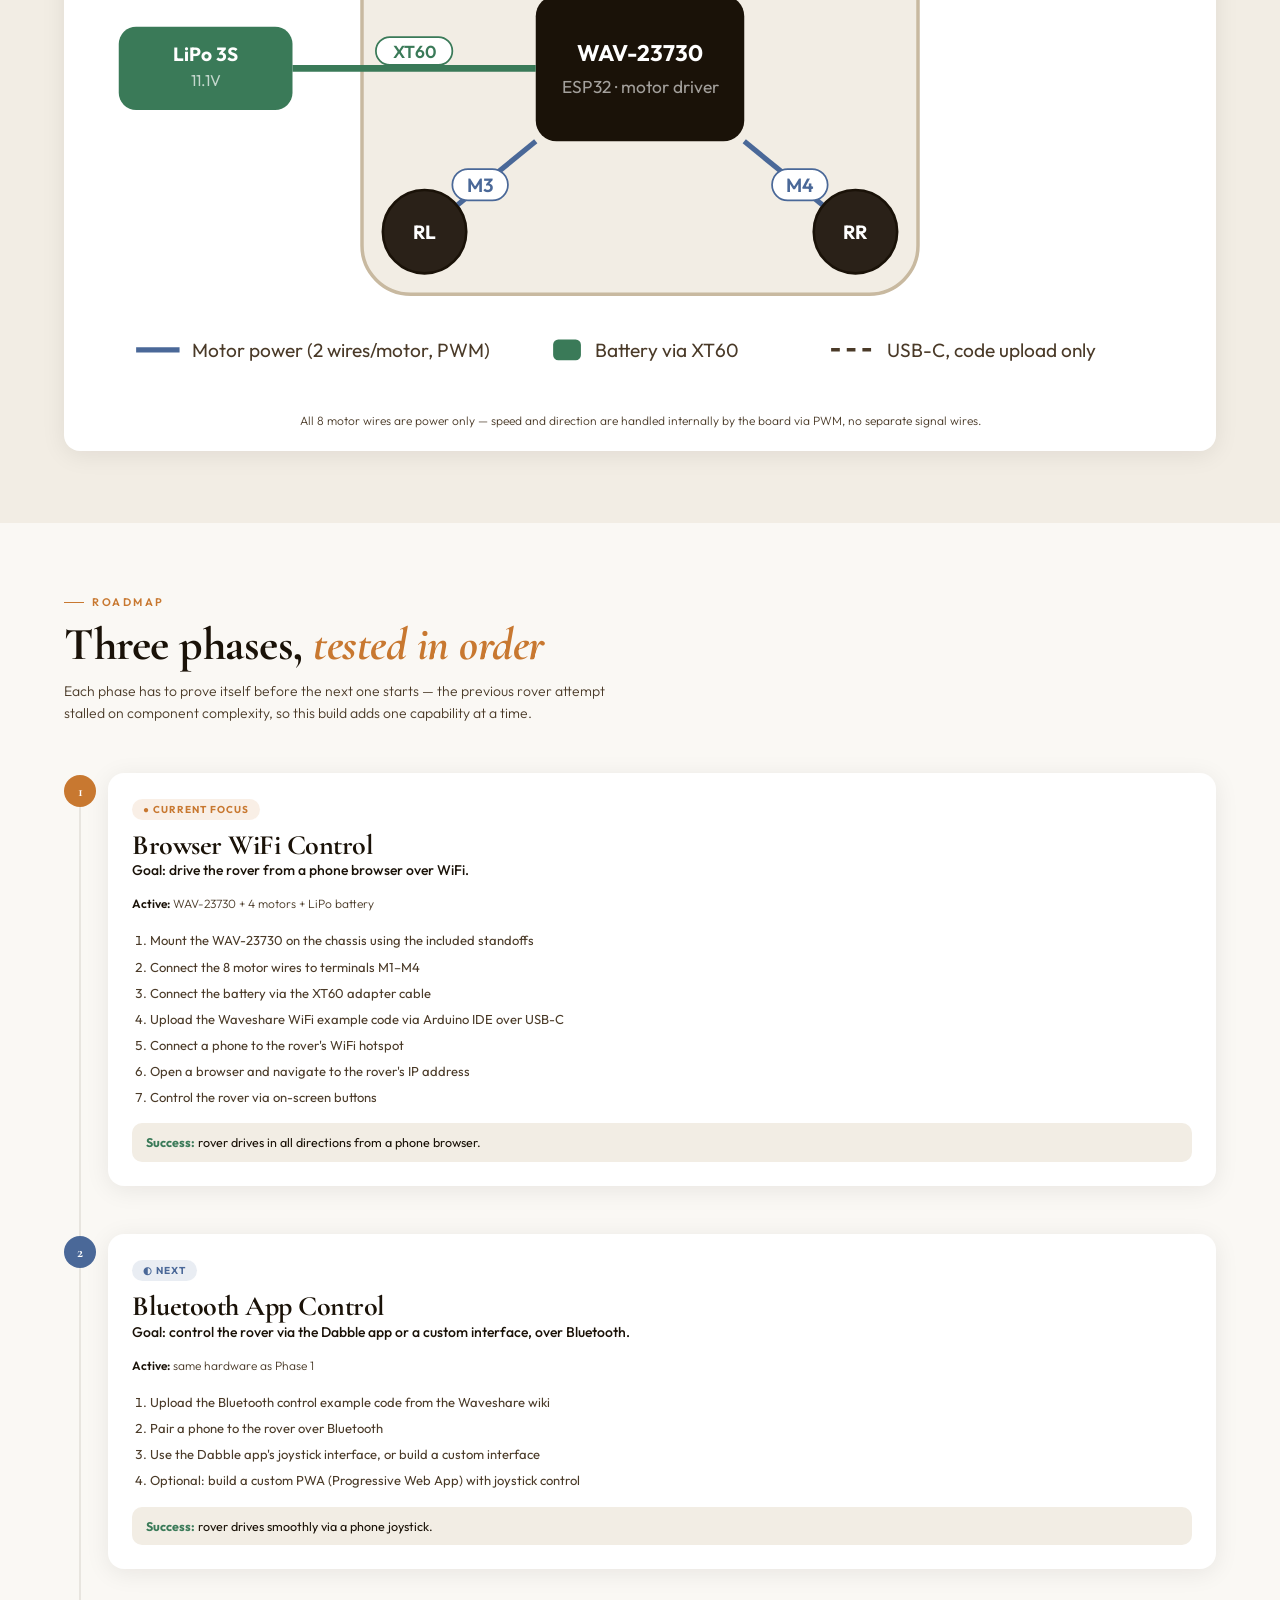
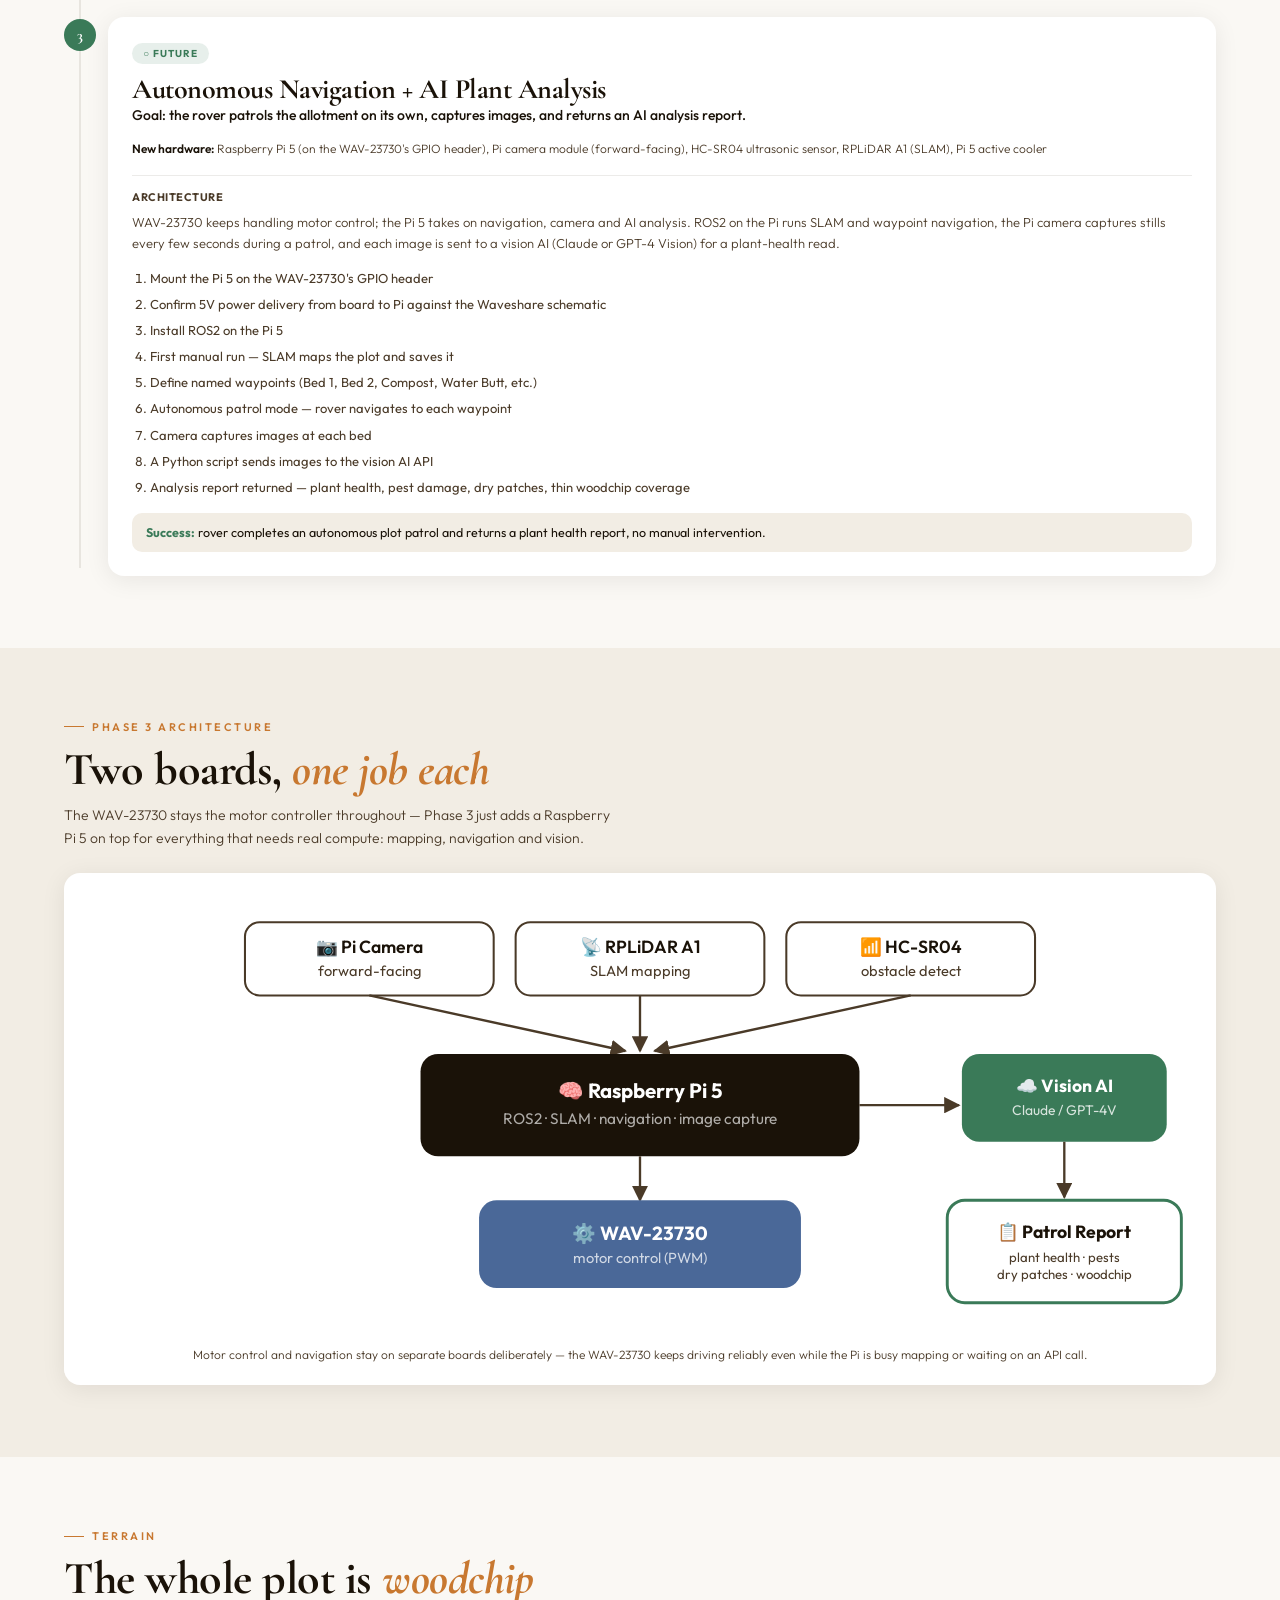
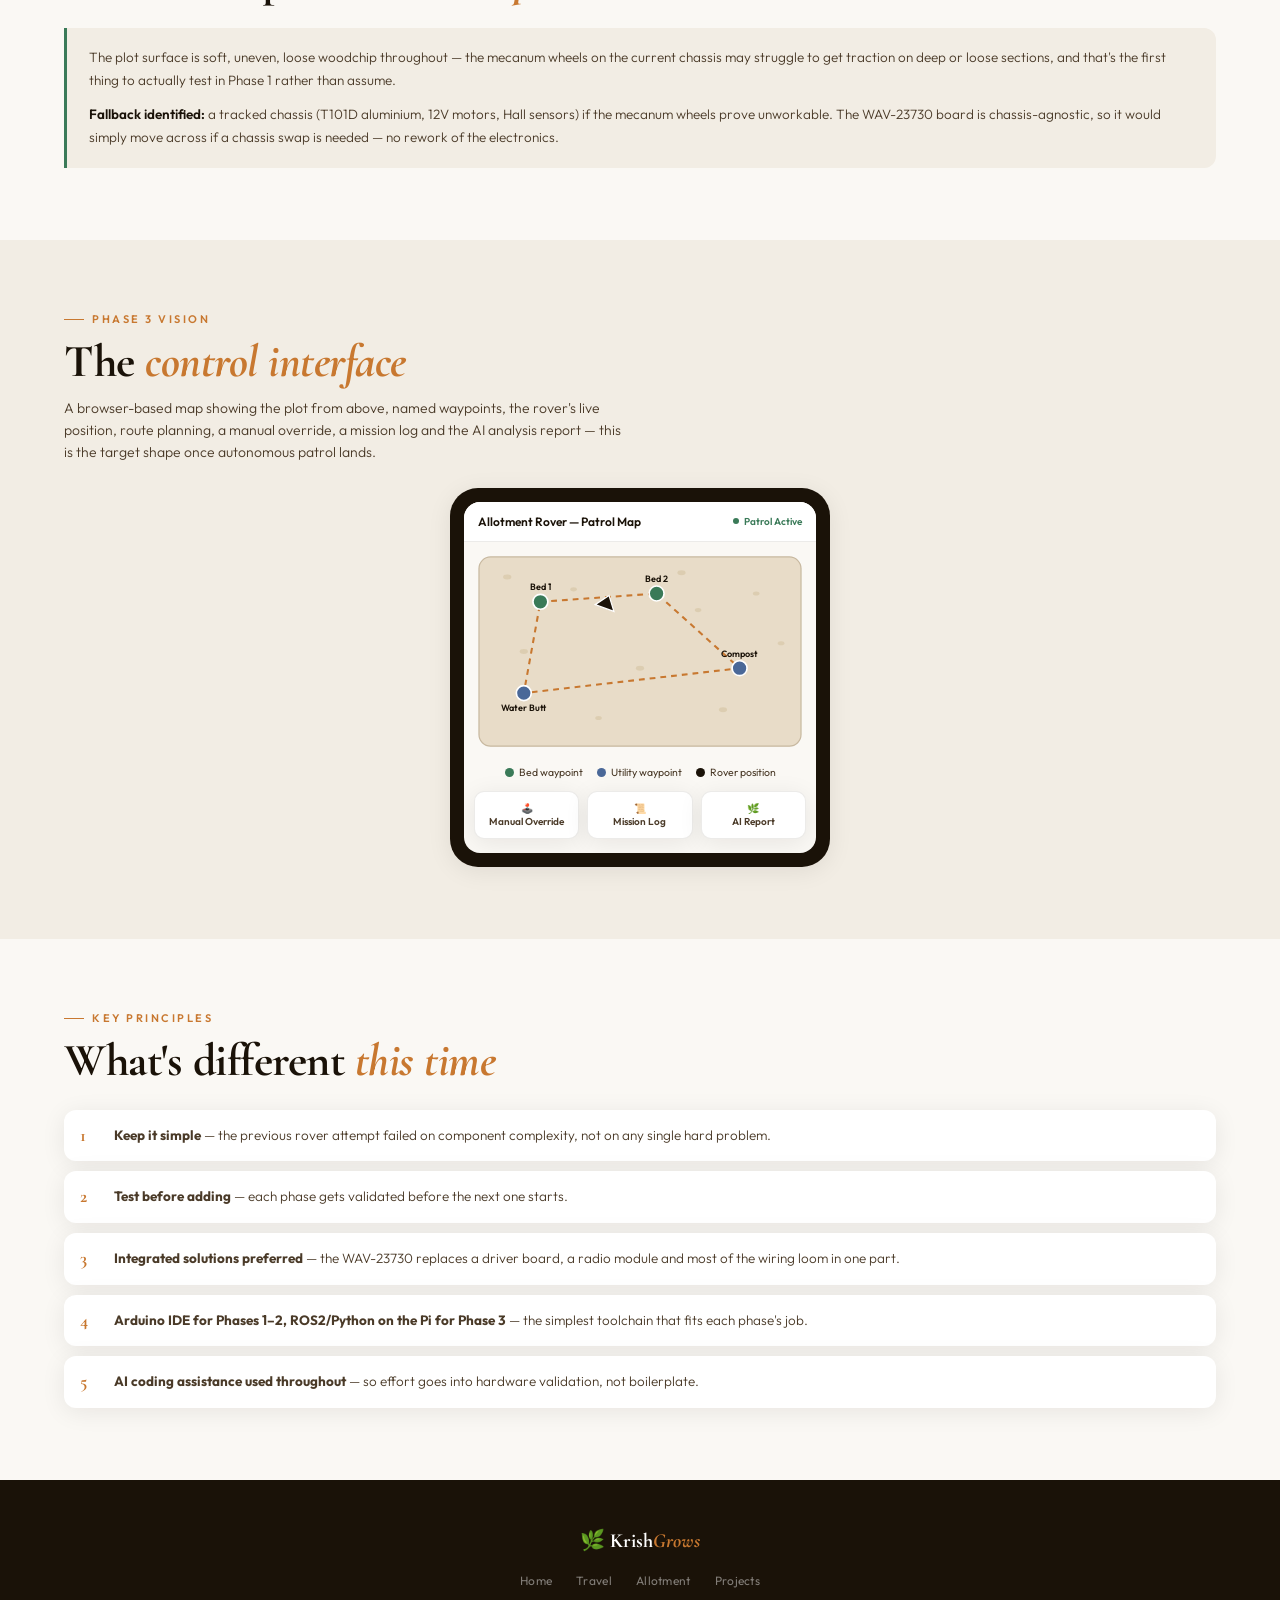
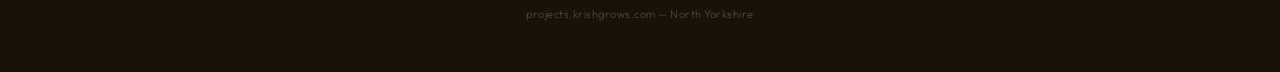
<file: projects/rover/index.html>
<!DOCTYPE html>
<html lang="en">
<head>
<style>
/* === BRAND SYSTEM === */
/* ============================================================
   KrishGrows — Shared Brand System
   krishgrows.com | travel | allotment | projects
   All subdomains import this file.
   ============================================================ */

/* ── GOOGLE FONTS ── */
@import url('https://fonts.googleapis.com/css2?family=Cormorant+Garamond:ital,wght@0,400;0,600;0,700;1,400;1,600&family=Outfit:wght@300;400;500;600&display=swap');

/* ── DESIGN TOKENS ── */
:root {
  /* Colours */
  --ink:        #1a1208;
  --ink2:       #4a3a28;
  --cream:      #faf8f4;
  --warm:       #f2ede4;
  --border:     rgba(74,58,40,.1);
  --shadow:     0 4px 24px rgba(26,18,8,.08);

  /* Brand accents */
  --copper:     #c87830;   /* primary accent */
  --green:      #3a7a58;   /* secondary accent */
  --blue:       #4a6898;   /* tertiary accent */

  /* Aliases (used in components) */
  --accent:     var(--copper);
  --accent2:    var(--green);
  --accent3:    var(--blue);

  /* Typography */
  --font-heading: 'Cormorant Garamond', serif;
  --font-body:    'Outfit', sans-serif;

  /* Spacing scale */
  --space-xs:   8px;
  --space-sm:   16px;
  --space-md:   24px;
  --space-lg:   48px;
  --space-xl:   72px;

  /* Layout */
  --page-pad:   5vw;
  --radius-sm:  4px;
  --radius-md:  12px;
  --radius-lg:  16px;
}

/* ── RESET ── */
*, *::before, *::after {
  margin: 0;
  padding: 0;
  box-sizing: border-box;
}

/* ── BASE ── */
html { scroll-behavior: smooth; }

body {
  font-family: var(--font-body);
  background: var(--cream);
  color: var(--ink);
  overflow-x: hidden;
  -webkit-font-smoothing: antialiased;
}

/* ── TYPOGRAPHY ── */
h1, h2, h3, h4 {
  font-family: var(--font-heading);
  font-weight: 700;
  letter-spacing: -.5px;
  line-height: 1.1;
  color: var(--ink);
}

h1 { font-size: clamp(48px, 6vw, 86px); letter-spacing: -1px; line-height: .98; }
h2 { font-size: clamp(30px, 4vw, 46px); }
h3 { font-size: clamp(20px, 2.5vw, 28px); }

h1 em, h2 em, h3 em {
  color: var(--copper);
  font-style: italic;
}

p {
  font-size: 15px;
  font-weight: 300;
  line-height: 1.75;
  color: var(--ink2);
}

a { color: inherit; text-decoration: none; }

/* ── NAV ── */
.kg-nav {
  position: sticky;
  top: 0;
  z-index: 100;
  background: rgba(250,248,244,.92);
  backdrop-filter: blur(12px);
  -webkit-backdrop-filter: blur(12px);
  border-bottom: 1px solid var(--border);
  padding: 0 var(--page-pad);
  display: flex;
  align-items: center;
  justify-content: space-between;
  height: 62px;
}

.kg-logo {
  font-family: var(--font-heading);
  font-size: 22px;
  font-weight: 700;
  letter-spacing: -.3px;
  color: var(--ink);
  text-decoration: none;
  display: flex;
  align-items: center;
  gap: 8px;
}

.kg-logo em { color: var(--copper); font-style: italic; }

.kg-nav-links {
  display: flex;
  align-items: center;
  gap: 24px;
  list-style: none;
}

.kg-nav-links a {
  font-size: 13px;
  font-weight: 500;
  color: var(--ink2);
  letter-spacing: .3px;
  transition: color .2s;
}

.kg-nav-links a:hover { color: var(--copper); }

.kg-nav-links a.active { color: var(--copper); }

.kg-nav-badge {
  background: var(--copper);
  color: white;
  font-size: 10px;
  font-weight: 600;
  padding: 3px 8px;
  border-radius: 20px;
  letter-spacing: .5px;
  text-transform: uppercase;
}

/* ── SECTION STRUCTURE ── */
.kg-section { padding: var(--space-xl) var(--page-pad); }

.kg-eyebrow {
  font-size: 11px;
  font-weight: 600;
  letter-spacing: 2.5px;
  text-transform: uppercase;
  color: var(--copper);
  margin-bottom: 10px;
  display: flex;
  align-items: center;
  gap: 8px;
}

.kg-eyebrow::before {
  content: '';
  width: 20px;
  height: 1px;
  background: var(--copper);
}

.kg-section-sub {
  font-size: 14px;
  color: var(--ink2);
  margin-top: 10px;
  font-weight: 300;
  line-height: 1.6;
  max-width: 560px;
}

/* ── BUTTONS ── */
.kg-btn {
  font-family: var(--font-body);
  font-size: 13px;
  font-weight: 600;
  padding: 13px 28px;
  border-radius: var(--radius-sm);
  text-decoration: none;
  letter-spacing: .4px;
  transition: background .2s, transform .1s;
  display: inline-block;
  cursor: pointer;
  border: none;
}

.kg-btn-primary {
  background: var(--ink);
  color: white;
}

.kg-btn-primary:hover {
  background: var(--copper);
  transform: translateY(-1px);
}

.kg-btn-ghost {
  background: transparent;
  color: var(--ink2);
  display: flex;
  align-items: center;
  gap: 6px;
}

.kg-btn-ghost:hover { color: var(--copper); }

/* ── FOOTER ── */
.kg-footer {
  background: var(--ink);
  padding: var(--space-lg) var(--page-pad);
  display: flex;
  flex-direction: column;
  align-items: center;
  gap: var(--space-sm);
  text-align: center;
}

.kg-footer-logo {
  font-family: var(--font-heading);
  font-size: 20px;
  font-weight: 700;
  color: white;
  text-decoration: none;
}

.kg-footer-logo em { color: var(--copper); font-style: italic; }

.kg-footer-links {
  display: flex;
  gap: 24px;
  list-style: none;
}

.kg-footer-links a {
  font-size: 12px;
  color: rgba(255,255,255,.45);
  letter-spacing: .3px;
  transition: color .2s;
}

.kg-footer-links a:hover { color: var(--copper); }

.kg-footer-copy {
  font-size: 11px;
  color: rgba(255,255,255,.25);
  letter-spacing: .5px;
}

/* ── UTILITY ── */
.kg-tag {
  display: inline-block;
  font-size: 10px;
  font-weight: 600;
  letter-spacing: .5px;
  text-transform: uppercase;
  padding: 4px 10px;
  border-radius: 20px;
}

.kg-tag-copper { background: rgba(200,120,48,.12); color: var(--copper); }
.kg-tag-green  { background: rgba(58,122,88,.12);  color: var(--green);  }
.kg-tag-blue   { background: rgba(74,104,152,.12); color: var(--blue);   }

/* ── RESPONSIVE ── */
@media (max-width: 768px) {
  :root {
    --page-pad: 6vw;
  }

  .kg-nav-links { gap: 16px; }

  h1 { font-size: clamp(36px, 8vw, 56px); }
  h2 { font-size: clamp(24px, 5vw, 36px); }
}

@media (max-width: 480px) {
  :root { --page-pad: 5vw; }
  .kg-nav-links .hide-mobile { display: none; }
}

/* === END BRAND === */

/* ── ROVER PAGE ── */
.rv-hero {
  position: relative;
  padding: var(--space-xl) var(--page-pad) var(--space-lg);
  background: #0e1810;
  overflow: hidden;
}
.rv-hero::before {
  content: '';
  position: absolute;
  top: -140px; right: -100px;
  width: 380px; height: 380px;
  border-radius: 50%;
  background: radial-gradient(circle, rgba(58,122,88,.28), transparent 70%);
  pointer-events: none;
}
.rv-hero-inner { position: relative; z-index: 1; max-width: 660px; }
.rv-hero h1 { color: white; margin-top: 12px; }
.rv-hero h1 em { color: #5aaa78; }
.rv-hero p { color: rgba(255,255,255,.62); margin-top: 16px; max-width: 520px; }
.rv-hero .kg-eyebrow { color: #5aaa78; }
.rv-hero .kg-eyebrow::before { background: #5aaa78; }
.rv-tags { display: flex; flex-wrap: wrap; gap: 8px; margin-top: 24px; }
.rv-pill { font-size: 12px; font-weight: 500; color: rgba(255,255,255,.75); background: rgba(255,255,255,.08); border: 1px solid rgba(255,255,255,.15); padding: 6px 13px; border-radius: 20px; }

/* Hardware cards */
.hw-grid { display: flex; flex-direction: column; gap: var(--space-md); margin-top: var(--space-md); }
.hw-card { background: white; border-radius: var(--radius-lg); box-shadow: var(--shadow); padding: 22px; }
.hw-card h3 { display: flex; align-items: center; gap: 8px; font-size: 18px; margin-bottom: 14px; }
.hw-card ul { list-style: none; display: flex; flex-direction: column; gap: 10px; }
.hw-card li { font-size: 13px; color: var(--ink2); line-height: 1.55; padding-left: 16px; position: relative; }
.hw-card li::before { content: ''; position: absolute; left: 0; top: 7px; width: 6px; height: 6px; border-radius: 50%; }
.hw-owned li::before { background: var(--green); }
.hw-buy li::before { background: var(--copper); }

/* Spec grid */
.spec-grid { display: grid; grid-template-columns: 1fr; gap: 12px; margin-top: var(--space-md); }
.spec-tile { background: white; border-radius: var(--radius-md); box-shadow: var(--shadow); padding: 16px 18px; display: flex; gap: 12px; align-items: flex-start; }
.spec-tile .ico { font-size: 20px; flex-shrink: 0; }
.spec-tile .txt { font-size: 13px; color: var(--ink2); line-height: 1.55; }
.spec-tile .txt strong { color: var(--ink); font-weight: 600; }

/* Diagram frame */
.diagram-box { background: white; border-radius: var(--radius-lg); box-shadow: var(--shadow); padding: 20px; margin-top: var(--space-md); overflow-x: auto; }
.diagram-box svg { display: block; width: 100%; height: auto; min-width: 480px; }
.diagram-caption { font-size: 12px; color: var(--ink2); margin-top: 12px; text-align: center; font-weight: 300; }

/* Roadmap */
.roadmap { position: relative; margin-top: var(--space-lg); display: flex; flex-direction: column; gap: var(--space-lg); }
.roadmap::before { content: ''; position: absolute; left: 15px; top: 8px; bottom: 8px; width: 2px; background: var(--border); }
.phase { position: relative; padding-left: 44px; }
.phase-dot { position: absolute; left: 0; top: 2px; width: 32px; height: 32px; border-radius: 50%; display: flex; align-items: center; justify-content: center; font-family: var(--font-heading); font-weight: 700; font-size: 15px; color: white; }
.phase-dot.p1 { background: var(--copper); }
.phase-dot.p2 { background: var(--blue); }
.phase-dot.p3 { background: var(--green); }
.phase-status { display: inline-flex; align-items: center; gap: 6px; font-size: 10px; font-weight: 700; letter-spacing: 1px; text-transform: uppercase; padding: 4px 11px; border-radius: 20px; margin-bottom: 10px; }
.phase-status.current { background: rgba(200,120,48,.12); color: var(--copper); }
.phase-status.next { background: rgba(74,104,152,.12); color: var(--blue); }
.phase-status.future { background: rgba(58,122,88,.12); color: var(--green); }
.phase-card { background: white; border-radius: var(--radius-lg); box-shadow: var(--shadow); padding: 24px; }
.phase-goal { font-size: 14px; color: var(--ink); font-weight: 500; margin-bottom: 12px; line-height: 1.5; }
.phase-components { font-size: 12px; color: var(--ink2); margin-bottom: 16px; }
.phase-components strong { color: var(--ink); font-weight: 600; }
.phase-steps { margin: 0 0 16px 18px; display: flex; flex-direction: column; gap: 6px; }
.phase-steps li { font-size: 13px; color: var(--ink2); line-height: 1.55; }
.phase-success { font-size: 12.5px; color: var(--ink); background: var(--warm); border-radius: 10px; padding: 10px 14px; line-height: 1.5; }
.phase-success strong { color: var(--green); }
.phase-extra { margin-top: 14px; padding-top: 14px; border-top: 1px solid var(--border); }
.phase-extra-title { font-size: 11px; font-weight: 700; letter-spacing: .5px; text-transform: uppercase; color: var(--ink2); margin-bottom: 8px; }

/* Callout */
.rv-note { background: var(--warm); border-left: 3px solid var(--green); border-radius: 0 var(--radius-md) var(--radius-md) 0; padding: 18px 22px; margin-top: var(--space-md); }
.rv-note p { color: var(--ink2); font-size: 13.5px; }
.rv-note p + p { margin-top: 10px; }
.rv-note strong { color: var(--ink); font-weight: 600; }

/* Wireframe mockup */
.phone-frame { max-width: 380px; margin: var(--space-md) auto 0; background: var(--ink); border-radius: 28px; padding: 14px; box-shadow: var(--shadow); }
.phone-screen { background: var(--cream); border-radius: 16px; overflow: hidden; }
.phone-topbar { display: flex; align-items: center; justify-content: space-between; padding: 12px 14px; background: white; border-bottom: 1px solid var(--border); }
.phone-title { font-size: 12px; font-weight: 600; color: var(--ink); }
.phone-live { display: flex; align-items: center; gap: 5px; font-size: 10px; color: var(--green); font-weight: 600; }
.phone-live::before { content: ''; width: 6px; height: 6px; border-radius: 50%; background: var(--green); }
.phone-map { padding: 10px; }
.phone-buttons { display: flex; gap: 8px; padding: 0 10px 14px; }
.phone-btn { flex: 1; background: white; border: 1px solid var(--border); border-radius: 10px; padding: 10px 6px; text-align: center; font-size: 10px; font-weight: 600; color: var(--ink2); box-shadow: var(--shadow); }
.map-legend { display: flex; flex-wrap: wrap; gap: 14px; justify-content: center; padding: 0 10px 12px; }
.map-legend span { font-size: 10.5px; color: var(--ink2); display: flex; align-items: center; gap: 5px; }
.map-legend i { width: 9px; height: 9px; border-radius: 50%; display: inline-block; }

/* Principles */
.principles { display: flex; flex-direction: column; gap: 10px; margin-top: var(--space-md); }
.principle { display: flex; gap: 12px; align-items: flex-start; background: white; border-radius: var(--radius-md); box-shadow: var(--shadow); padding: 14px 16px; }
.principle .n { font-family: var(--font-heading); font-weight: 700; font-size: 18px; color: var(--copper); flex-shrink: 0; width: 22px; }
.principle p { font-size: 13.5px; margin: 0; }

@media (min-width: 768px) {
  .hw-grid { flex-direction: row; }
  .hw-card { flex: 1; }
  .spec-grid { grid-template-columns: repeat(3, 1fr); }
}
</style>

<meta charset="UTF-8">
<meta name="viewport" content="width=device-width, initial-scale=1.0">
<title>Rover — KrishGrows Projects</title>

</head>
<body>
<nav class="kg-nav">
  <a href="https://krishgrows.com" class="kg-logo">🌿 Krish<em>Grows</em></a>
  <ul class="kg-nav-links">
    <li><a href="https://projects.krishgrows.com">← Projects</a></li>
  </ul>
</nav>

<header class="rv-hero">
  <div class="rv-hero-inner">
    <div class="kg-eyebrow">Project · Public · In Progress</div>
    <h1>🤖 <em>Rover</em></h1>
    <p>A WiFi-controlled rover for a woodchip-covered allotment plot in North Yorkshire. First job: drive it manually along the rows to capture video and photos, then let AI flag plant health issues, pest damage, weeds and watering needs that get missed on routine visits. Longer term: it maps the plot once, then navigates to named beds on its own.</p>
    <div class="rv-tags">
      <span class="rv-pill">📶 WiFi Control</span>
      <span class="rv-pill">🌿 Allotment Patrol</span>
      <span class="rv-pill">🧠 AI Plant Analysis</span>
      <span class="rv-pill">🗺️ Autonomous Nav (planned)</span>
    </div>
  </div>
</header>

<section class="kg-section">
  <div class="kg-eyebrow">Hardware</div>
  <h2>What it <em>runs on</em></h2>
  <p class="kg-section-sub">The equipment involved, grouped by which phase it's for.</p>

  <div class="hw-grid">
    <div class="hw-card hw-owned">
      <h3>🔧 Driving — Phases 1–2</h3>
      <ul>
        <li>Aluminium chassis kit — 4 mecanum wheels, 4 TT motors</li>
        <li>WAV-23730 — ESP32-based motor controller board (WiFi + Bluetooth built in)</li>
        <li>3S LiPo battery + balance charger</li>
      </ul>
    </div>
    <div class="hw-card hw-buy">
      <h3>🧠 Autonomy — Phase 3</h3>
      <ul>
        <li>Raspberry Pi 5 + active cooler</li>
        <li>Pi camera module (forward-facing)</li>
        <li>HC-SR04 ultrasonic distance sensor</li>
        <li>RPLiDAR A1 (SLAM mapping)</li>
      </ul>
    </div>
  </div>
</section>

<section class="kg-section" style="background:var(--warm)">
  <div class="kg-eyebrow">The Brain</div>
  <h2>Waveshare <em>WAV-23730</em></h2>
  <p class="kg-section-sub">One board replaces the motor driver, the WiFi module and most of the wiring loom that sank the previous attempt at this project.</p>

  <div class="spec-grid">
    <div class="spec-tile"><span class="ico">📶</span><span class="txt"><strong>ESP32 built in</strong> — WiFi, Bluetooth and ESP-NOW, no separate radio module</span></div>
    <div class="spec-tile"><span class="ico">🚗</span><span class="txt"><strong>Drives all 4 motors directly</strong> — no separate motor driver board needed</span></div>
    <div class="spec-tile"><span class="ico">🔋</span><span class="txt"><strong>7–13V input</strong> — onboard voltage regulation, no buck converter needed</span></div>
    <div class="spec-tile"><span class="ico">🧭</span><span class="txt"><strong>9-axis IMU, microSD, I2C</strong> all onboard, plus live voltage monitoring</span></div>
    <div class="spec-tile"><span class="ico">🔌</span><span class="txt"><strong>40-pin GPIO header</strong> — mounts a Raspberry Pi 5 directly for Phase 3</span></div>
    <div class="spec-tile"><span class="ico">⚡</span><span class="txt"><strong>Automatic download circuit</strong> — code via Arduino IDE over USB-C, no button-pressing to flash</span></div>
  </div>

  <div class="diagram-box">
    <svg viewBox="0 0 640 360" xmlns="http://www.w3.org/2000/svg" role="img" aria-label="Wiring diagram: LiPo battery connects via XT60 to the WAV-23730 board, which drives all four wheel motors, and a USB-C cable connects the board to a laptop for code upload.">
      <!-- USB annotation -->
      <rect x="230" y="4" width="180" height="28" rx="6" fill="white" stroke="#4a3a28" stroke-width="1.2" stroke-dasharray="4 3"/>
      <text x="320" y="22" text-anchor="middle" font-family="Outfit, sans-serif" font-size="11" fill="#4a3a28">USB-C → laptop (code upload)</text>
      <line x1="320" y1="32" x2="320" y2="128" stroke="#4a3a28" stroke-width="2" stroke-dasharray="5 4"/>

      <!-- chassis -->
      <rect x="160" y="40" width="320" height="260" rx="28" fill="#f2ede4" stroke="#c8b9a0" stroke-width="2"/>

      <!-- motor lines -->
      <line x1="260" y1="128" x2="196" y2="76" stroke="#4a6898" stroke-width="3"/>
      <line x1="380" y1="128" x2="444" y2="76" stroke="#4a6898" stroke-width="3"/>
      <line x1="260" y1="212" x2="196" y2="264" stroke="#4a6898" stroke-width="3"/>
      <line x1="380" y1="212" x2="444" y2="264" stroke="#4a6898" stroke-width="3"/>

      <!-- motor labels -->
      <g font-family="Outfit, sans-serif" font-size="11" font-weight="600" fill="#4a6898">
        <rect x="212" y="92" width="32" height="18" rx="9" fill="white" stroke="#4a6898"/>
        <text x="228" y="105" text-anchor="middle">M1</text>
        <rect x="396" y="92" width="32" height="18" rx="9" fill="white" stroke="#4a6898"/>
        <text x="412" y="105" text-anchor="middle">M2</text>
        <rect x="212" y="228" width="32" height="18" rx="9" fill="white" stroke="#4a6898"/>
        <text x="228" y="241" text-anchor="middle">M3</text>
        <rect x="396" y="228" width="32" height="18" rx="9" fill="white" stroke="#4a6898"/>
        <text x="412" y="241" text-anchor="middle">M4</text>
      </g>

      <!-- wheels -->
      <g font-family="Outfit, sans-serif" font-size="11" font-weight="700" fill="white">
        <circle cx="196" cy="76" r="24" fill="#2a2118" stroke="#1a1208" stroke-width="1.5"/>
        <text x="196" y="80" text-anchor="middle">FL</text>
        <circle cx="444" cy="76" r="24" fill="#2a2118" stroke="#1a1208" stroke-width="1.5"/>
        <text x="444" y="80" text-anchor="middle">FR</text>
        <circle cx="196" cy="264" r="24" fill="#2a2118" stroke="#1a1208" stroke-width="1.5"/>
        <text x="196" y="268" text-anchor="middle">RL</text>
        <circle cx="444" cy="264" r="24" fill="#2a2118" stroke="#1a1208" stroke-width="1.5"/>
        <text x="444" y="268" text-anchor="middle">RR</text>
      </g>

      <!-- board -->
      <rect x="260" y="128" width="120" height="84" rx="12" fill="#1a1208"/>
      <text x="320" y="166" text-anchor="middle" font-family="Outfit, sans-serif" font-size="13" font-weight="700" fill="white">WAV-23730</text>
      <text x="320" y="184" text-anchor="middle" font-family="Outfit, sans-serif" font-size="10" fill="rgba(255,255,255,.6)">ESP32 · motor driver</text>

      <!-- battery -->
      <rect x="20" y="146" width="100" height="48" rx="10" fill="#3a7a58"/>
      <text x="70" y="166" text-anchor="middle" font-family="Outfit, sans-serif" font-size="11" font-weight="700" fill="white">LiPo 3S</text>
      <text x="70" y="180" text-anchor="middle" font-family="Outfit, sans-serif" font-size="9" fill="rgba(255,255,255,.7)">11.1V</text>
      <line x1="120" y1="170" x2="260" y2="170" stroke="#3a7a58" stroke-width="4"/>
      <rect x="168" y="152" width="44" height="16" rx="8" fill="white" stroke="#3a7a58"/>
      <text x="190" y="164" text-anchor="middle" font-family="Outfit, sans-serif" font-size="10" font-weight="600" fill="#3a7a58">XT60</text>

      <!-- legend -->
      <g font-family="Outfit, sans-serif" font-size="11" fill="#4a3a28">
        <line x1="30" y1="332" x2="55" y2="332" stroke="#4a6898" stroke-width="3"/>
        <text x="62" y="336">Motor power (2 wires/motor, PWM)</text>
        <rect x="270" y="326" width="16" height="12" rx="3" fill="#3a7a58"/>
        <text x="294" y="336">Battery via XT60</text>
        <line x1="430" y1="332" x2="455" y2="332" stroke="#4a3a28" stroke-width="2" stroke-dasharray="5 4"/>
        <text x="462" y="336">USB-C, code upload only</text>
      </g>
    </svg>
    <p class="diagram-caption">All 8 motor wires are power only — speed and direction are handled internally by the board via PWM, no separate signal wires.</p>
  </div>
</section>

<section class="kg-section" id="roadmap">
  <div class="kg-eyebrow">Roadmap</div>
  <h2>Three phases, <em>tested in order</em></h2>
  <p class="kg-section-sub">Each phase has to prove itself before the next one starts — the previous rover attempt stalled on component complexity, so this build adds one capability at a time.</p>

  <div class="roadmap">

    <!-- PHASE 1 -->
    <div class="phase">
      <div class="phase-dot p1">1</div>
      <div class="phase-card">
        <span class="phase-status current">● Current Focus</span>
        <h3>Browser WiFi Control</h3>
        <p class="phase-goal">Goal: drive the rover from a phone browser over WiFi.</p>
        <p class="phase-components"><strong>Active:</strong> WAV-23730 + 4 motors + LiPo battery</p>
        <ol class="phase-steps">
          <li>Mount the WAV-23730 on the chassis using the included standoffs</li>
          <li>Connect the 8 motor wires to terminals M1–M4</li>
          <li>Connect the battery via the XT60 adapter cable</li>
          <li>Upload the Waveshare WiFi example code via Arduino IDE over USB-C</li>
          <li>Connect a phone to the rover's WiFi hotspot</li>
          <li>Open a browser and navigate to the rover's IP address</li>
          <li>Control the rover via on-screen buttons</li>
        </ol>
        <div class="phase-success"><strong>Success:</strong> rover drives in all directions from a phone browser.</div>
      </div>
    </div>

    <!-- PHASE 2 -->
    <div class="phase">
      <div class="phase-dot p2">2</div>
      <div class="phase-card">
        <span class="phase-status next">◐ Next</span>
        <h3>Bluetooth App Control</h3>
        <p class="phase-goal">Goal: control the rover via the Dabble app or a custom interface, over Bluetooth.</p>
        <p class="phase-components"><strong>Active:</strong> same hardware as Phase 1</p>
        <ol class="phase-steps">
          <li>Upload the Bluetooth control example code from the Waveshare wiki</li>
          <li>Pair a phone to the rover over Bluetooth</li>
          <li>Use the Dabble app's joystick interface, or build a custom interface</li>
          <li>Optional: build a custom PWA (Progressive Web App) with joystick control</li>
        </ol>
        <div class="phase-success"><strong>Success:</strong> rover drives smoothly via a phone joystick.</div>
      </div>
    </div>

    <!-- PHASE 3 -->
    <div class="phase">
      <div class="phase-dot p3">3</div>
      <div class="phase-card">
        <span class="phase-status future">○ Future</span>
        <h3>Autonomous Navigation + AI Plant Analysis</h3>
        <p class="phase-goal">Goal: the rover patrols the allotment on its own, captures images, and returns an AI analysis report.</p>
        <p class="phase-components"><strong>New hardware:</strong> Raspberry Pi 5 (on the WAV-23730's GPIO header), Pi camera module (forward-facing), HC-SR04 ultrasonic sensor, RPLiDAR A1 (SLAM), Pi 5 active cooler</p>
        <div class="phase-extra">
          <div class="phase-extra-title">Architecture</div>
          <p style="font-size:13px;color:var(--ink2);line-height:1.6">WAV-23730 keeps handling motor control; the Pi 5 takes on navigation, camera and AI analysis. ROS2 on the Pi runs SLAM and waypoint navigation, the Pi camera captures stills every few seconds during a patrol, and each image is sent to a vision AI (Claude or GPT-4 Vision) for a plant-health read.</p>
        </div>
        <ol class="phase-steps" style="margin-top:14px">
          <li>Mount the Pi 5 on the WAV-23730's GPIO header</li>
          <li>Confirm 5V power delivery from board to Pi against the Waveshare schematic</li>
          <li>Install ROS2 on the Pi 5</li>
          <li>First manual run — SLAM maps the plot and saves it</li>
          <li>Define named waypoints (Bed 1, Bed 2, Compost, Water Butt, etc.)</li>
          <li>Autonomous patrol mode — rover navigates to each waypoint</li>
          <li>Camera captures images at each bed</li>
          <li>A Python script sends images to the vision AI API</li>
          <li>Analysis report returned — plant health, pest damage, dry patches, thin woodchip coverage</li>
        </ol>
        <div class="phase-success"><strong>Success:</strong> rover completes an autonomous plot patrol and returns a plant health report, no manual intervention.</div>
      </div>
    </div>

  </div>
</section>

<section class="kg-section" style="background:var(--warm)">
  <div class="kg-eyebrow">Phase 3 Architecture</div>
  <h2>Two boards, <em>one job each</em></h2>
  <p class="kg-section-sub">The WAV-23730 stays the motor controller throughout — Phase 3 just adds a Raspberry Pi 5 on top for everything that needs real compute: mapping, navigation and vision.</p>

  <div class="diagram-box">
    <svg viewBox="0 0 760 300" xmlns="http://www.w3.org/2000/svg" role="img" aria-label="Architecture diagram: Pi Camera, RPLiDAR and HC-SR04 sensors feed into a Raspberry Pi 5 running ROS2, which controls the WAV-23730 board driving the four motors, and separately sends images to a Vision AI API which returns a patrol report.">
      <defs>
        <marker id="arrow" viewBox="0 0 10 10" refX="9" refY="5" markerWidth="7" markerHeight="7" orient="auto-start-reverse">
          <path d="M0,0 L10,5 L0,10 z" fill="#4a3a28"/>
        </marker>
      </defs>

      <!-- sensors -->
      <g font-family="Outfit, sans-serif">
        <rect x="110" y="20" width="170" height="50" rx="10" fill="white" stroke="#4a3a28" stroke-width="1.4"/>
        <text x="195" y="41" text-anchor="middle" font-size="12" font-weight="600" fill="#1a1208">📷 Pi Camera</text>
        <text x="195" y="57" text-anchor="middle" font-size="10" fill="#4a3a28">forward-facing</text>

        <rect x="295" y="20" width="170" height="50" rx="10" fill="white" stroke="#4a3a28" stroke-width="1.4"/>
        <text x="380" y="41" text-anchor="middle" font-size="12" font-weight="600" fill="#1a1208">📡 RPLiDAR A1</text>
        <text x="380" y="57" text-anchor="middle" font-size="10" fill="#4a3a28">SLAM mapping</text>

        <rect x="480" y="20" width="170" height="50" rx="10" fill="white" stroke="#4a3a28" stroke-width="1.4"/>
        <text x="565" y="41" text-anchor="middle" font-size="12" font-weight="600" fill="#1a1208">📶 HC-SR04</text>
        <text x="565" y="57" text-anchor="middle" font-size="10" fill="#4a3a28">obstacle detect</text>
      </g>

      <!-- sensor -> pi arrows -->
      <line x1="195" y1="70" x2="370" y2="108" stroke="#4a3a28" stroke-width="1.6" marker-end="url(#arrow)"/>
      <line x1="380" y1="70" x2="380" y2="108" stroke="#4a3a28" stroke-width="1.6" marker-end="url(#arrow)"/>
      <line x1="565" y1="70" x2="390" y2="108" stroke="#4a3a28" stroke-width="1.6" marker-end="url(#arrow)"/>

      <!-- Pi 5 -->
      <rect x="230" y="110" width="300" height="70" rx="12" fill="#1a1208"/>
      <text x="380" y="140" text-anchor="middle" font-family="Outfit, sans-serif" font-size="14" font-weight="700" fill="white">🧠 Raspberry Pi 5</text>
      <text x="380" y="158" text-anchor="middle" font-family="Outfit, sans-serif" font-size="10.5" fill="rgba(255,255,255,.65)">ROS2 · SLAM · navigation · image capture</text>

      <!-- pi -> wav -->
      <line x1="380" y1="180" x2="380" y2="210" stroke="#4a3a28" stroke-width="1.6" marker-end="url(#arrow)"/>

      <!-- WAV board -->
      <rect x="270" y="210" width="220" height="60" rx="12" fill="#4a6898"/>
      <text x="380" y="237" text-anchor="middle" font-family="Outfit, sans-serif" font-size="13" font-weight="700" fill="white">⚙️ WAV-23730</text>
      <text x="380" y="253" text-anchor="middle" font-family="Outfit, sans-serif" font-size="10" fill="rgba(255,255,255,.75)">motor control (PWM)</text>

      <!-- Pi -> AI -->
      <line x1="530" y1="145" x2="598" y2="145" stroke="#4a3a28" stroke-width="1.6" marker-end="url(#arrow)"/>

      <!-- AI box -->
      <rect x="600" y="110" width="140" height="60" rx="12" fill="#3a7a58"/>
      <text x="670" y="136" text-anchor="middle" font-family="Outfit, sans-serif" font-size="12" font-weight="700" fill="white">☁️ Vision AI</text>
      <text x="670" y="152" text-anchor="middle" font-family="Outfit, sans-serif" font-size="9.5" fill="rgba(255,255,255,.8)">Claude / GPT-4V</text>

      <!-- AI -> report -->
      <line x1="670" y1="170" x2="670" y2="208" stroke="#4a3a28" stroke-width="1.6" marker-end="url(#arrow)"/>

      <!-- Report box -->
      <rect x="590" y="210" width="160" height="70" rx="12" fill="white" stroke="#3a7a58" stroke-width="2"/>
      <text x="670" y="236" text-anchor="middle" font-family="Outfit, sans-serif" font-size="12" font-weight="700" fill="#1a1208">📋 Patrol Report</text>
      <text x="670" y="252" text-anchor="middle" font-family="Outfit, sans-serif" font-size="9" fill="#4a3a28">plant health · pests</text>
      <text x="670" y="264" text-anchor="middle" font-family="Outfit, sans-serif" font-size="9" fill="#4a3a28">dry patches · woodchip</text>
    </svg>
    <p class="diagram-caption">Motor control and navigation stay on separate boards deliberately — the WAV-23730 keeps driving reliably even while the Pi is busy mapping or waiting on an API call.</p>
  </div>
</section>

<section class="kg-section">
  <div class="kg-eyebrow">Terrain</div>
  <h2>The whole plot is <em>woodchip</em></h2>
  <div class="rv-note">
    <p>The plot surface is soft, uneven, loose woodchip throughout — the mecanum wheels on the current chassis may struggle to get traction on deep or loose sections, and that's the first thing to actually test in Phase 1 rather than assume.</p>
    <p><strong>Fallback identified:</strong> a tracked chassis (T101D aluminium, 12V motors, Hall sensors) if the mecanum wheels prove unworkable. The WAV-23730 board is chassis-agnostic, so it would simply move across if a chassis swap is needed — no rework of the electronics.</p>
  </div>
</section>

<section class="kg-section" style="background:var(--warm)">
  <div class="kg-eyebrow">Phase 3 Vision</div>
  <h2>The <em>control interface</em></h2>
  <p class="kg-section-sub">A browser-based map showing the plot from above, named waypoints, the rover's live position, route planning, a manual override, a mission log and the AI analysis report — this is the target shape once autonomous patrol lands.</p>

  <div class="phone-frame">
    <div class="phone-screen">
      <div class="phone-topbar">
        <span class="phone-title">Allotment Rover — Patrol Map</span>
        <span class="phone-live">Patrol Active</span>
      </div>
      <div class="phone-map">
        <svg viewBox="0 0 400 240" xmlns="http://www.w3.org/2000/svg" role="img" aria-label="Mockup of a top-down allotment map with waypoints for Bed 1, Bed 2, Compost and Water Butt, a dashed planned route between them, and a marker showing the rover's current position.">
          <rect x="6" y="6" width="388" height="228" rx="14" fill="#e8dcc8" stroke="#c8b9a0" stroke-width="1.5"/>
          <!-- woodchip texture flecks -->
          <g fill="#d8c8a8" opacity=".7">
            <ellipse cx="40" cy="30" rx="5" ry="3"/><ellipse cx="120" cy="45" rx="4" ry="2.5"/>
            <ellipse cx="250" cy="25" rx="5" ry="3"/><ellipse cx="340" cy="50" rx="4" ry="2.5"/>
            <ellipse cx="60" cy="120" rx="5" ry="3"/><ellipse cx="150" cy="200" rx="4" ry="2.5"/>
            <ellipse cx="300" cy="190" rx="5" ry="3"/><ellipse cx="370" cy="110" rx="4" ry="2.5"/>
            <ellipse cx="200" cy="140" rx="5" ry="3"/><ellipse cx="270" cy="70" rx="4" ry="2.5"/>
          </g>
          <!-- route -->
          <path d="M80,60 L220,50 L320,140 L60,170 Z" fill="none" stroke="#c87830" stroke-width="2.5" stroke-dasharray="7 6"/>
          <!-- waypoints -->
          <g font-family="Outfit, sans-serif" font-size="11" font-weight="600" fill="#1a1208">
            <circle cx="80" cy="60" r="9" fill="#3a7a58" stroke="white" stroke-width="2"/>
            <text x="80" y="46" text-anchor="middle">Bed 1</text>
            <circle cx="220" cy="50" r="9" fill="#3a7a58" stroke="white" stroke-width="2"/>
            <text x="220" y="36" text-anchor="middle">Bed 2</text>
            <circle cx="320" cy="140" r="9" fill="#4a6898" stroke="white" stroke-width="2"/>
            <text x="320" y="126" text-anchor="middle">Compost</text>
            <circle cx="60" cy="170" r="9" fill="#4a6898" stroke="white" stroke-width="2"/>
            <text x="60" y="192" text-anchor="middle">Water Butt</text>
          </g>
          <!-- rover marker -->
          <polygon points="160,52 172,68 148,68" fill="#1a1208" stroke="white" stroke-width="1.5" transform="rotate(20 160 60)"/>
        </svg>
      </div>
      <div class="map-legend">
        <span><i style="background:#3a7a58"></i>Bed waypoint</span>
        <span><i style="background:#4a6898"></i>Utility waypoint</span>
        <span><i style="background:#1a1208"></i>Rover position</span>
      </div>
      <div class="phone-buttons">
        <div class="phone-btn">🕹️<br>Manual Override</div>
        <div class="phone-btn">📜<br>Mission Log</div>
        <div class="phone-btn">🌿<br>AI Report</div>
      </div>
    </div>
  </div>
</section>

<section class="kg-section">
  <div class="kg-eyebrow">Key Principles</div>
  <h2>What's different <em>this time</em></h2>
  <div class="principles">
    <div class="principle"><span class="n">1</span><p><strong>Keep it simple</strong> — the previous rover attempt failed on component complexity, not on any single hard problem.</p></div>
    <div class="principle"><span class="n">2</span><p><strong>Test before adding</strong> — each phase gets validated before the next one starts.</p></div>
    <div class="principle"><span class="n">3</span><p><strong>Integrated solutions preferred</strong> — the WAV-23730 replaces a driver board, a radio module and most of the wiring loom in one part.</p></div>
    <div class="principle"><span class="n">4</span><p><strong>Arduino IDE for Phases 1–2, ROS2/Python on the Pi for Phase 3</strong> — the simplest toolchain that fits each phase's job.</p></div>
    <div class="principle"><span class="n">5</span><p><strong>AI coding assistance used throughout</strong> — so effort goes into hardware validation, not boilerplate.</p></div>
  </div>
</section>

<footer class="kg-footer">
  <a href="https://krishgrows.com" class="kg-footer-logo">🌿 Krish<em>Grows</em></a>
  <ul class="kg-footer-links">
    <li><a href="https://krishgrows.com">Home</a></li>
    <li><a href="https://travel.krishgrows.com">Travel</a></li>
    <li><a href="https://allotment.krishgrows.com">Allotment</a></li>
    <li><a href="https://projects.krishgrows.com">Projects</a></li>
  </ul>
  <p class="kg-footer-copy">projects.krishgrows.com — North Yorkshire</p>
</footer>
</body>
</html>
</file>
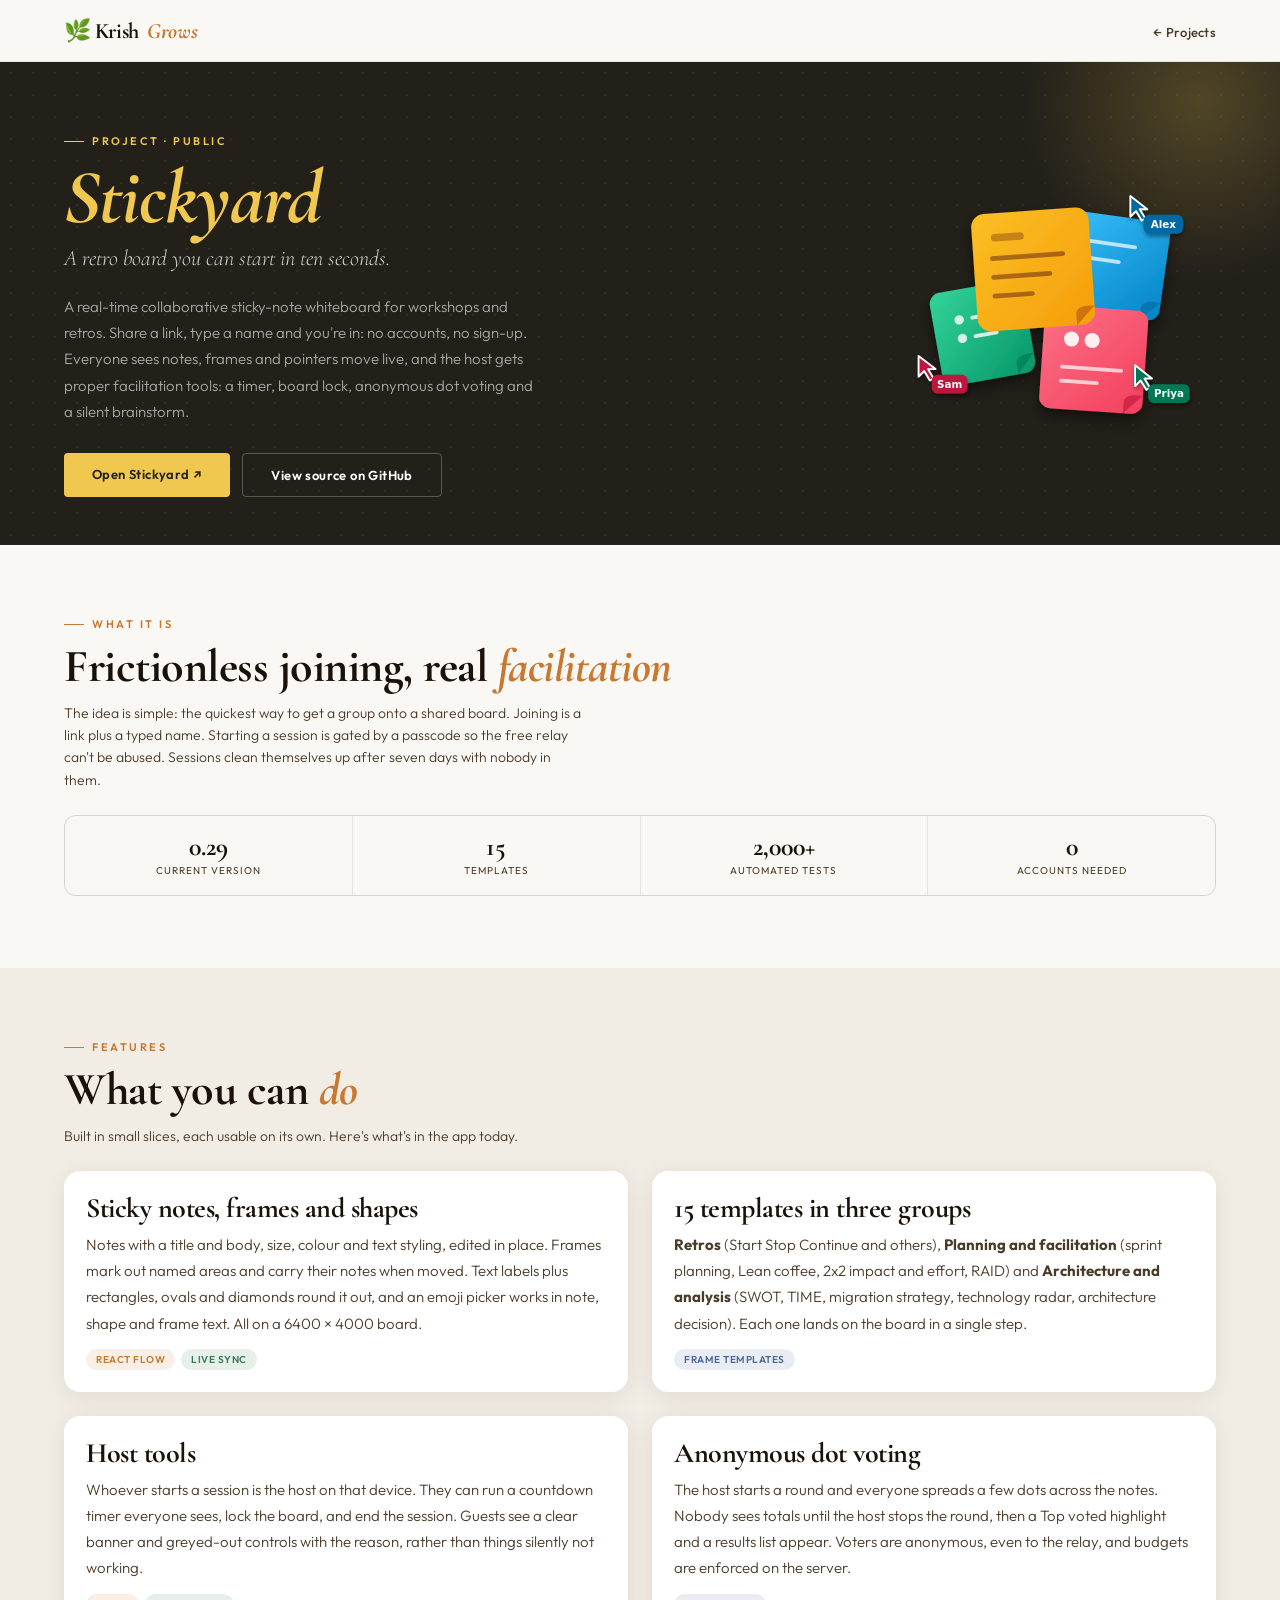
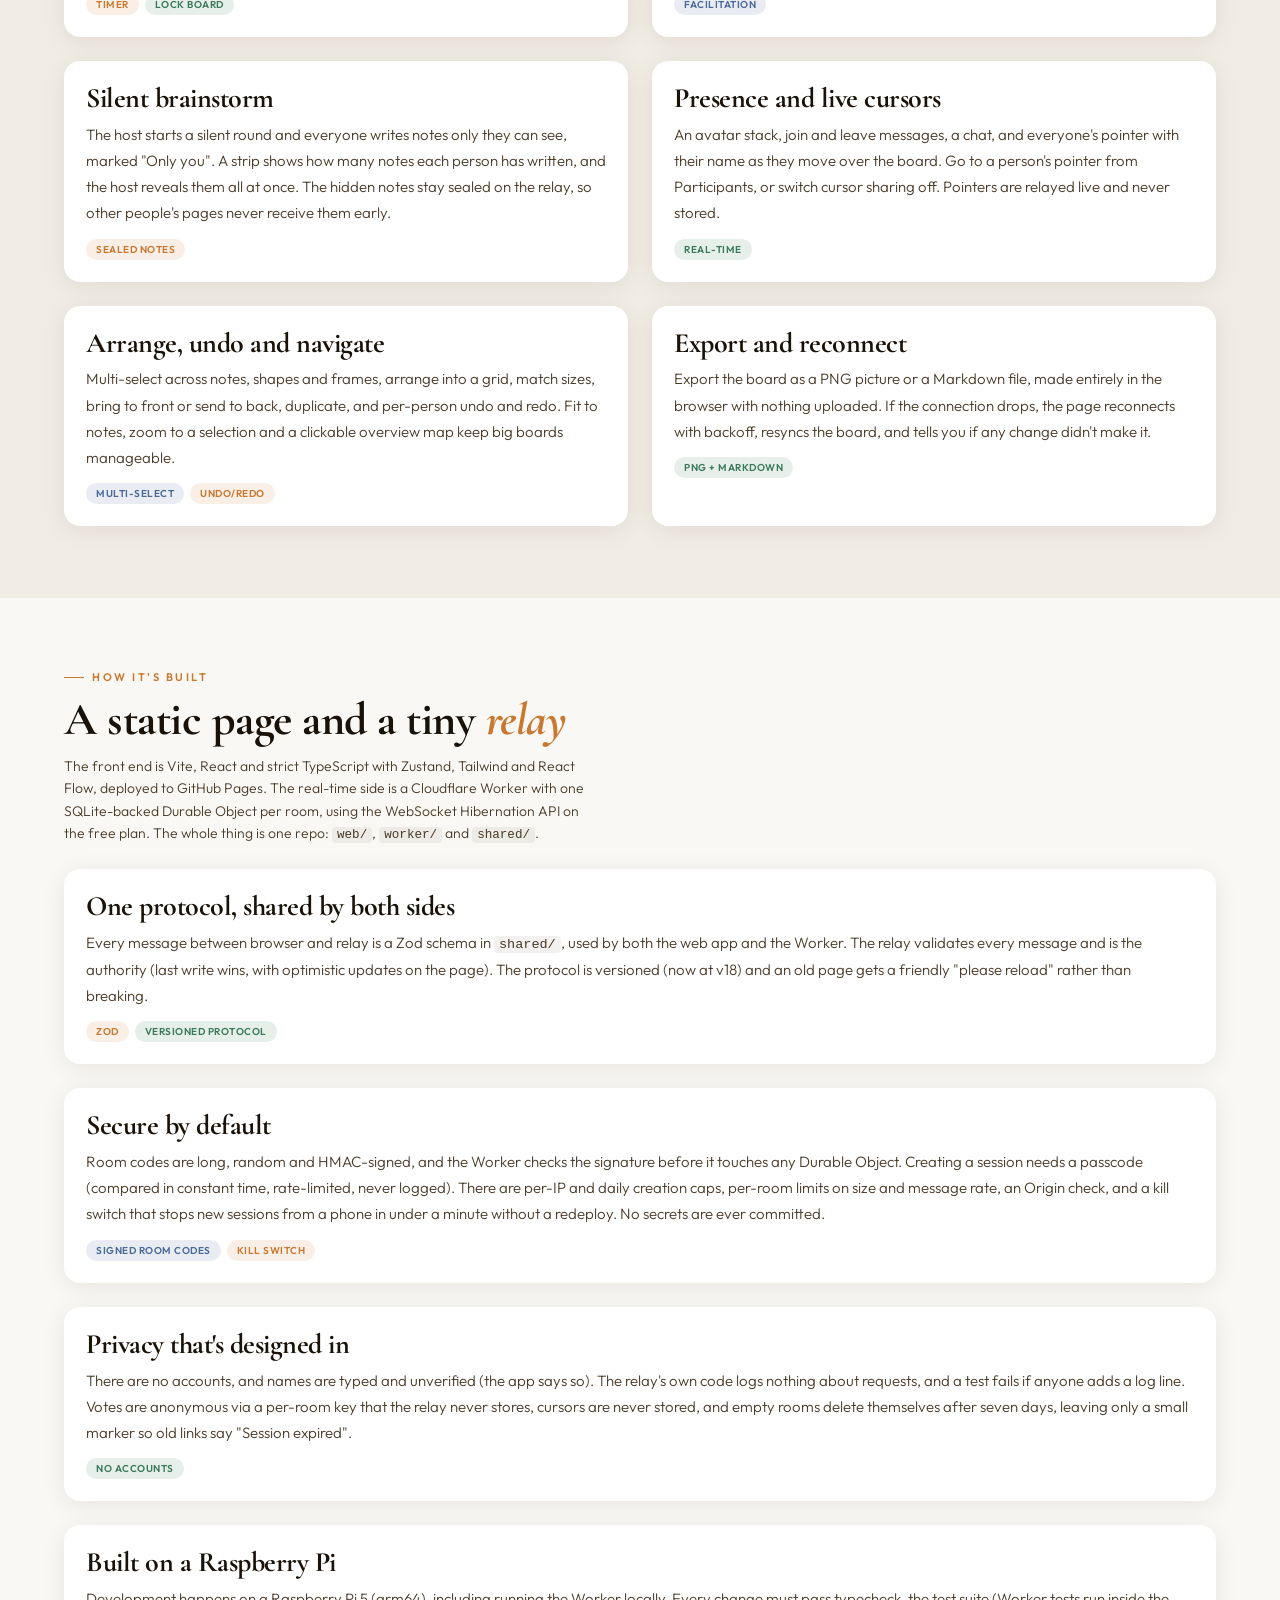
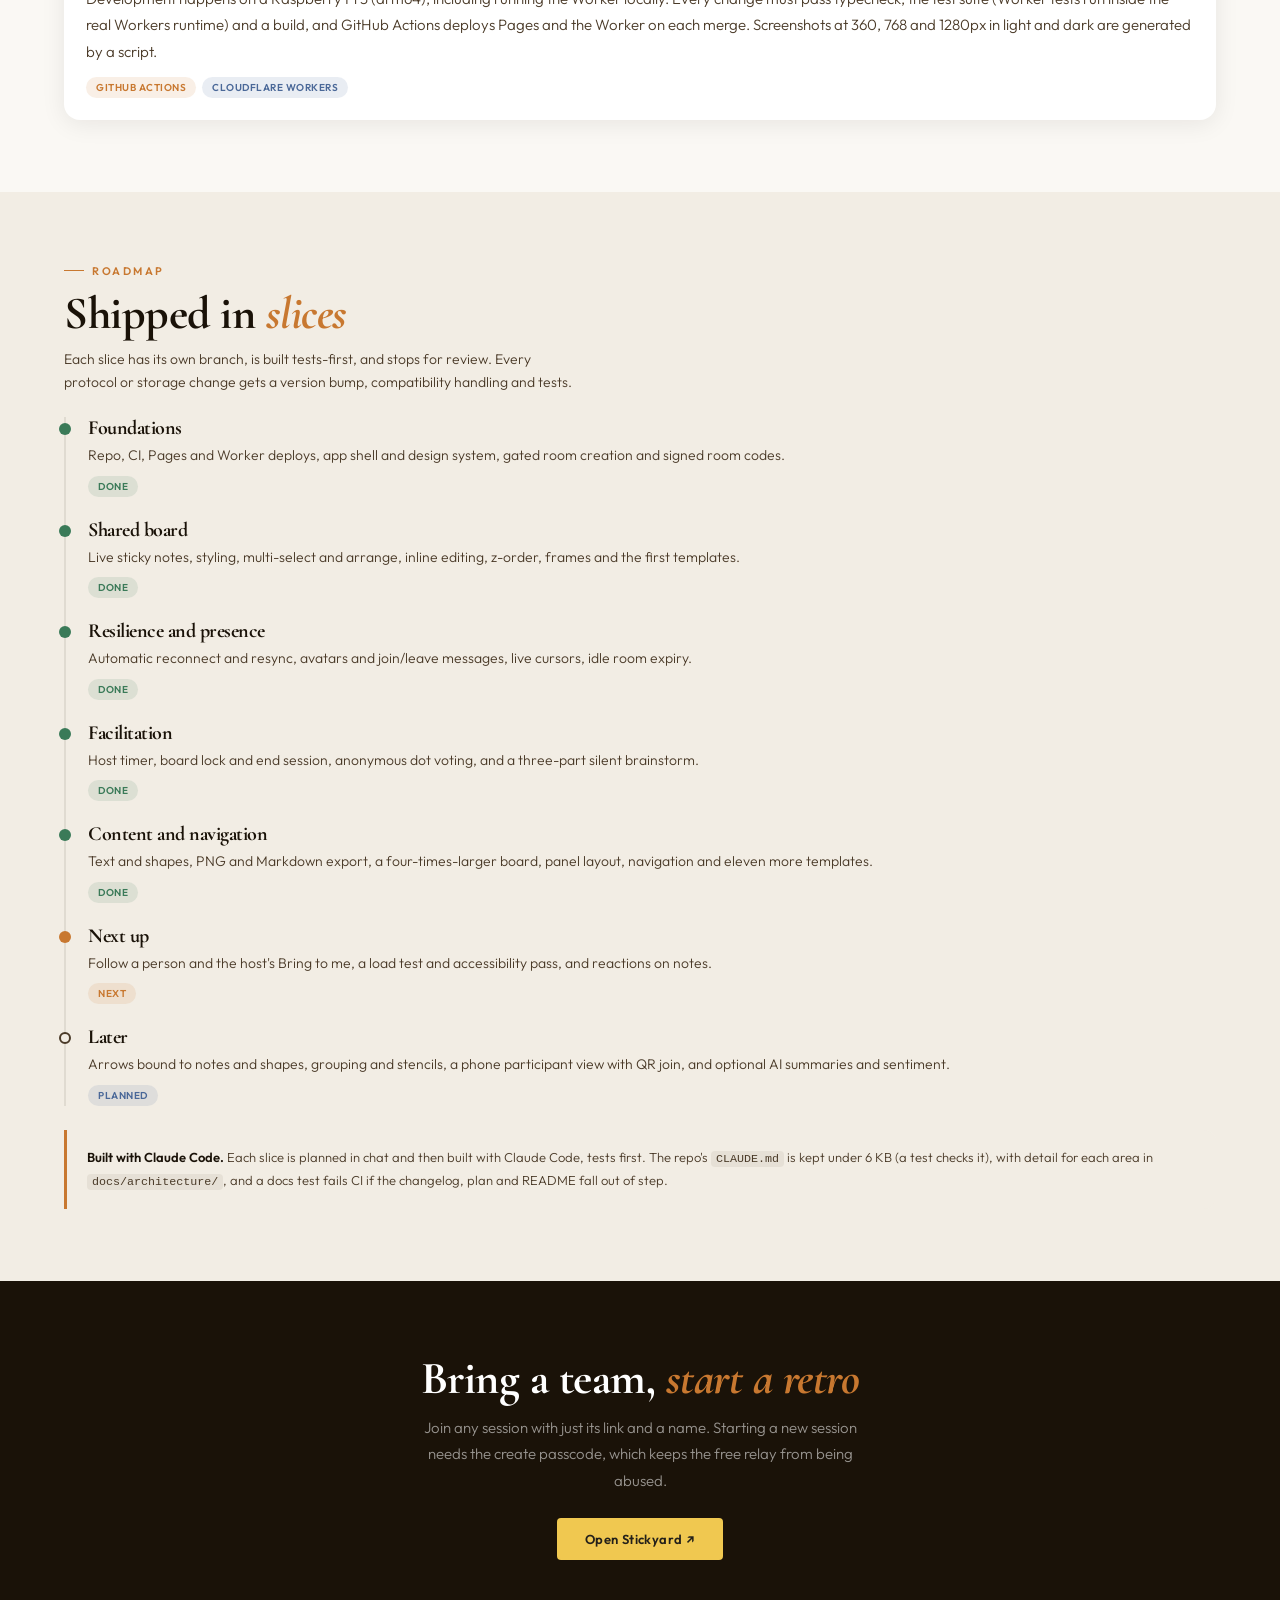
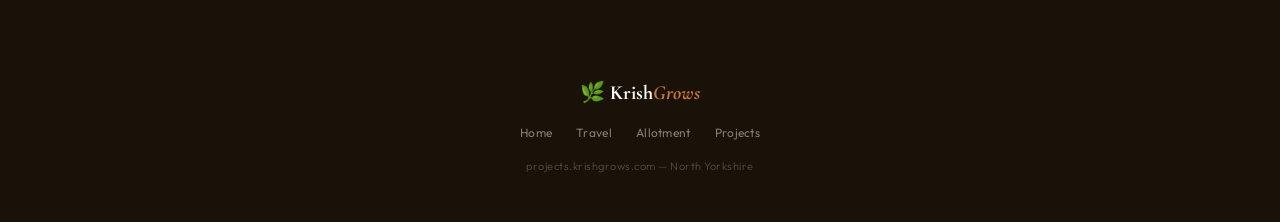
<file: projects/stickyard/index.html>
<!DOCTYPE html>
<html lang="en">
<head>
<style>
/* === BRAND SYSTEM === */
/* ============================================================
   KrishGrows — Shared Brand System
   krishgrows.com | travel | allotment | projects
   All subdomains import this file.
   ============================================================ */

/* ── GOOGLE FONTS ── */
@import url('https://fonts.googleapis.com/css2?family=Cormorant+Garamond:ital,wght@0,400;0,600;0,700;1,400;1,600&family=Outfit:wght@300;400;500;600&display=swap');

/* ── DESIGN TOKENS ── */
:root {
  /* Colours */
  --ink:        #1a1208;
  --ink2:       #4a3a28;
  --cream:      #faf8f4;
  --warm:       #f2ede4;
  --border:     rgba(74,58,40,.1);
  --shadow:     0 4px 24px rgba(26,18,8,.08);

  /* Brand accents */
  --copper:     #c87830;   /* primary accent */
  --green:      #3a7a58;   /* secondary accent */
  --blue:       #4a6898;   /* tertiary accent */

  /* Aliases (used in components) */
  --accent:     var(--copper);
  --accent2:    var(--green);
  --accent3:    var(--blue);

  /* Typography */
  --font-heading: 'Cormorant Garamond', serif;
  --font-body:    'Outfit', sans-serif;

  /* Spacing scale */
  --space-xs:   8px;
  --space-sm:   16px;
  --space-md:   24px;
  --space-lg:   48px;
  --space-xl:   72px;

  /* Layout */
  --page-pad:   5vw;
  --radius-sm:  4px;
  --radius-md:  12px;
  --radius-lg:  16px;
}

/* ── RESET ── */
*, *::before, *::after {
  margin: 0;
  padding: 0;
  box-sizing: border-box;
}

/* ── BASE ── */
html { scroll-behavior: smooth; }

body {
  font-family: var(--font-body);
  background: var(--cream);
  color: var(--ink);
  overflow-x: hidden;
  -webkit-font-smoothing: antialiased;
}

/* ── TYPOGRAPHY ── */
h1, h2, h3, h4 {
  font-family: var(--font-heading);
  font-weight: 700;
  letter-spacing: -.5px;
  line-height: 1.1;
  color: var(--ink);
}

h1 { font-size: clamp(48px, 6vw, 86px); letter-spacing: -1px; line-height: .98; }
h2 { font-size: clamp(30px, 4vw, 46px); }
h3 { font-size: clamp(20px, 2.5vw, 28px); }

h1 em, h2 em, h3 em {
  color: var(--copper);
  font-style: italic;
}

p {
  font-size: 15px;
  font-weight: 300;
  line-height: 1.75;
  color: var(--ink2);
}

a { color: inherit; text-decoration: none; }

/* ── NAV ── */
.kg-nav {
  position: sticky;
  top: 0;
  z-index: 100;
  background: rgba(250,248,244,.92);
  backdrop-filter: blur(12px);
  -webkit-backdrop-filter: blur(12px);
  border-bottom: 1px solid var(--border);
  padding: 0 var(--page-pad);
  display: flex;
  align-items: center;
  justify-content: space-between;
  height: 62px;
}

.kg-logo {
  font-family: var(--font-heading);
  font-size: 22px;
  font-weight: 700;
  letter-spacing: -.3px;
  color: var(--ink);
  text-decoration: none;
  display: flex;
  align-items: center;
  gap: 8px;
}

.kg-logo em { color: var(--copper); font-style: italic; }

.kg-nav-links {
  display: flex;
  align-items: center;
  gap: 24px;
  list-style: none;
}

.kg-nav-links a {
  font-size: 13px;
  font-weight: 500;
  color: var(--ink2);
  letter-spacing: .3px;
  transition: color .2s;
}

.kg-nav-links a:hover { color: var(--copper); }

.kg-nav-links a.active { color: var(--copper); }

.kg-nav-badge {
  background: var(--copper);
  color: white;
  font-size: 10px;
  font-weight: 600;
  padding: 3px 8px;
  border-radius: 20px;
  letter-spacing: .5px;
  text-transform: uppercase;
}

/* ── SECTION STRUCTURE ── */
.kg-section { padding: var(--space-xl) var(--page-pad); }

.kg-eyebrow {
  font-size: 11px;
  font-weight: 600;
  letter-spacing: 2.5px;
  text-transform: uppercase;
  color: var(--copper);
  margin-bottom: 10px;
  display: flex;
  align-items: center;
  gap: 8px;
}

.kg-eyebrow::before {
  content: '';
  width: 20px;
  height: 1px;
  background: var(--copper);
}

.kg-section-sub {
  font-size: 14px;
  color: var(--ink2);
  margin-top: 10px;
  font-weight: 300;
  line-height: 1.6;
  max-width: 520px;
}

/* ── BUTTONS ── */
.kg-btn {
  font-family: var(--font-body);
  font-size: 13px;
  font-weight: 600;
  padding: 13px 28px;
  border-radius: var(--radius-sm);
  text-decoration: none;
  letter-spacing: .4px;
  transition: background .2s, transform .1s;
  display: inline-block;
  cursor: pointer;
  border: none;
}

.kg-btn-primary {
  background: var(--ink);
  color: white;
}

.kg-btn-primary:hover {
  background: var(--copper);
  transform: translateY(-1px);
}

.kg-btn-ghost {
  background: transparent;
  color: var(--ink2);
  display: flex;
  align-items: center;
  gap: 6px;
}

.kg-btn-ghost:hover { color: var(--copper); }

/* ── FOOTER ── */
.kg-footer {
  background: var(--ink);
  padding: var(--space-lg) var(--page-pad);
  display: flex;
  flex-direction: column;
  align-items: center;
  gap: var(--space-sm);
  text-align: center;
}

.kg-footer-logo {
  font-family: var(--font-heading);
  font-size: 20px;
  font-weight: 700;
  color: white;
  text-decoration: none;
}

.kg-footer-logo em { color: var(--copper); font-style: italic; }

.kg-footer-links {
  display: flex;
  gap: 24px;
  list-style: none;
}

.kg-footer-links a {
  font-size: 12px;
  color: rgba(255,255,255,.45);
  letter-spacing: .3px;
  transition: color .2s;
}

.kg-footer-links a:hover { color: var(--copper); }

.kg-footer-copy {
  font-size: 11px;
  color: rgba(255,255,255,.25);
  letter-spacing: .5px;
}

/* ── UTILITY ── */
.kg-tag {
  display: inline-block;
  font-size: 10px;
  font-weight: 600;
  letter-spacing: .5px;
  text-transform: uppercase;
  padding: 4px 10px;
  border-radius: 20px;
}

.kg-tag-copper { background: rgba(200,120,48,.12); color: var(--copper); }
.kg-tag-green  { background: rgba(58,122,88,.12);  color: var(--green);  }
.kg-tag-blue   { background: rgba(74,104,152,.12); color: var(--blue);   }

/* ── RESPONSIVE ── */
@media (max-width: 768px) {
  :root {
    --page-pad: 6vw;
  }

  .kg-nav-links { gap: 16px; }

  h1 { font-size: clamp(36px, 8vw, 56px); }
  h2 { font-size: clamp(24px, 5vw, 36px); }
}

@media (max-width: 480px) {
  :root { --page-pad: 5vw; }
  .kg-nav-links .hide-mobile { display: none; }
}

/* === END BRAND === */

/* ── STICKYARD PAGE ── */
.sy-hero {
  position: relative;
  padding: var(--space-xl) var(--page-pad) var(--space-lg);
  background: #23201a;
  background-image: radial-gradient(rgba(255,255,255,.05) 1px, transparent 1px);
  background-size: 22px 22px;
  overflow: hidden;
}
.sy-hero::before {
  content: '';
  position: absolute;
  top: -140px; right: -100px;
  width: 360px; height: 360px;
  border-radius: 50%;
  background: radial-gradient(circle, rgba(240,200,80,.22), transparent 70%);
  pointer-events: none;
}
.sy-hero { display: flex; flex-direction: column-reverse; gap: var(--space-md); }
.sy-hero-inner { position: relative; z-index: 1; max-width: 640px; }
.sy-mark { position: relative; z-index: 1; width: 200px; height: auto; align-self: flex-start; }
.sy-hero h1 { color: #f6f1e4; margin-top: 12px; }
.sy-hero h1 em { color: #f0c850; }
.sy-hero p { color: rgba(246,241,228,.65); margin-top: 16px; max-width: 480px; }
.sy-hero .kg-eyebrow { color: #f0c850; }
.sy-hero .kg-eyebrow::before { background: #f0c850; }
.sy-tagline { font-family: var(--font-heading); font-style: italic; font-size: 22px; color: rgba(246,241,228,.85) !important; margin-top: 4px !important; }
.sy-actions { display: flex; flex-wrap: wrap; gap: 12px; margin-top: 28px; }
.kg-btn-sticky { background: #f0c850; color: #23201a; }
.kg-btn-sticky:hover { background: #f6d978; transform: translateY(-1px); }
.kg-btn-outline { background: transparent; border: 1px solid rgba(255,255,255,.25); color: white; }
.kg-btn-outline:hover { border-color: #f0c850; color: #f0c850; }

.stat-row { display: grid; grid-template-columns: repeat(2,1fr); gap: 1px; background: var(--border); border: 1px solid var(--border); border-radius: var(--radius-md); overflow: hidden; margin-top: var(--space-md); }
.stat-cell { background: var(--cream); padding: 18px 12px; text-align: center; }
.stat-n { font-family: var(--font-heading); font-size: 26px; font-weight: 700; color: var(--ink); line-height: 1; }
.stat-l { font-size: 10px; letter-spacing: 1px; text-transform: uppercase; color: var(--ink2); margin-top: 4px; }

.build-list { display: flex; flex-direction: column; gap: var(--space-md); margin-top: var(--space-md); }
.build-item { background: white; border-radius: var(--radius-lg); box-shadow: var(--shadow); padding: 22px; }
.build-item h3 { margin-bottom: 8px; }
.build-item p { margin-top: 4px; }
.build-item .kg-tag { margin-top: 12px; margin-right: 6px; }

.phase-list { display: flex; flex-direction: column; margin-top: var(--space-md); border-left: 2px solid var(--border); }
.phase { position: relative; padding: 0 0 22px 22px; }
.phase:last-child { padding-bottom: 0; }
.phase::before { content: ''; position: absolute; left: -7px; top: 6px; width: 12px; height: 12px; border-radius: 50%; background: var(--green); }
.phase.wip::before { background: var(--copper); }
.phase.todo::before { background: var(--warm); border: 2px solid var(--ink2); }
.phase h3 { font-size: 20px; }
.phase p { font-size: 14px; margin-top: 4px; }
.phase .kg-tag { margin-top: 8px; }

.note-box { background: var(--warm); border-left: 3px solid var(--copper); border-radius: 0 var(--radius-md) var(--radius-md) 0; padding: 16px 20px; margin-top: var(--space-md); }
.note-box p { color: var(--ink2); font-size: 13px; }
.note-box strong { color: var(--ink); font-weight: 600; }

code { font-size: .9em; background: rgba(74,58,40,.07); padding: 1px 5px; border-radius: 4px; }

@media (min-width: 768px) {
  .sy-hero { flex-direction: row; align-items: center; justify-content: space-between; }
  .sy-mark { width: 320px; align-self: center; }
  .stat-row { grid-template-columns: repeat(4,1fr); }
  .build-list.two-col { display: grid; grid-template-columns: repeat(2,1fr); }
}
</style>

<meta charset="UTF-8">
<meta name="viewport" content="width=device-width, initial-scale=1.0">
<title>Stickyard — KrishGrows Projects</title>

</head>
<body>
<nav class="kg-nav">
  <a href="https://krishgrows.com" class="kg-logo">🌿 Krish<em>Grows</em></a>
  <ul class="kg-nav-links">
    <li><a href="https://projects.krishgrows.com">← Projects</a></li>
  </ul>
</nav>

<header class="sy-hero">
  <div class="sy-hero-inner">
    <div class="kg-eyebrow">Project · Public</div>
    <h1><em>Stickyard</em></h1>
    <p class="sy-tagline">A retro board you can start in ten seconds.</p>
    <p>A real-time collaborative sticky-note whiteboard for workshops and retros. Share a link, type a name and you're in: no accounts, no sign-up. Everyone sees notes, frames and pointers move live, and the host gets proper facilitation tools: a timer, board lock, anonymous dot voting and a silent brainstorm.</p>
    <div class="sy-actions">
      <a href="https://kishore510.github.io/stickyard/" target="_blank" rel="noopener" class="kg-btn kg-btn-sticky">Open Stickyard ↗</a>
      <a href="https://github.com/kishore510/stickyard" target="_blank" rel="noopener" class="kg-btn kg-btn-outline">View source on GitHub</a>
    </div>
  </div>
  <img src="stickyard-mark.svg" alt="Stickyard logo: overlapping sticky notes with collaborators' cursors" class="sy-mark">
</header>

<section class="kg-section">
  <div class="kg-eyebrow">What it is</div>
  <h2>Frictionless joining, real <em>facilitation</em></h2>
  <p class="kg-section-sub">The idea is simple: the quickest way to get a group onto a shared board. Joining is a link plus a typed name. Starting a session is gated by a passcode so the free relay can't be abused. Sessions clean themselves up after seven days with nobody in them.</p>

  <div class="stat-row">
    <div class="stat-cell"><div class="stat-n">0.29</div><div class="stat-l">Current Version</div></div>
    <div class="stat-cell"><div class="stat-n">15</div><div class="stat-l">Templates</div></div>
    <div class="stat-cell"><div class="stat-n">2,000+</div><div class="stat-l">Automated Tests</div></div>
    <div class="stat-cell"><div class="stat-n">0</div><div class="stat-l">Accounts Needed</div></div>
  </div>
</section>

<section class="kg-section" style="background:var(--warm)">
  <div class="kg-eyebrow">Features</div>
  <h2>What you can <em>do</em></h2>
  <p class="kg-section-sub">Built in small slices, each usable on its own. Here's what's in the app today.</p>

  <div class="build-list two-col">
    <div class="build-item">
      <h3>Sticky notes, frames and shapes</h3>
      <p>Notes with a title and body, size, colour and text styling, edited in place. Frames mark out named areas and carry their notes when moved. Text labels plus rectangles, ovals and diamonds round it out, and an emoji picker works in note, shape and frame text. All on a 6400 × 4000 board.</p>
      <span class="kg-tag kg-tag-copper">React Flow</span><span class="kg-tag kg-tag-green">Live sync</span>
    </div>
    <div class="build-item">
      <h3>15 templates in three groups</h3>
      <p><strong>Retros</strong> (Start Stop Continue and others), <strong>Planning and facilitation</strong> (sprint planning, Lean coffee, 2x2 impact and effort, RAID) and <strong>Architecture and analysis</strong> (SWOT, TIME, migration strategy, technology radar, architecture decision). Each one lands on the board in a single step.</p>
      <span class="kg-tag kg-tag-blue">Frame templates</span>
    </div>
    <div class="build-item">
      <h3>Host tools</h3>
      <p>Whoever starts a session is the host on that device. They can run a countdown timer everyone sees, lock the board, and end the session. Guests see a clear banner and greyed-out controls with the reason, rather than things silently not working.</p>
      <span class="kg-tag kg-tag-copper">Timer</span><span class="kg-tag kg-tag-green">Lock board</span>
    </div>
    <div class="build-item">
      <h3>Anonymous dot voting</h3>
      <p>The host starts a round and everyone spreads a few dots across the notes. Nobody sees totals until the host stops the round, then a Top voted highlight and a results list appear. Voters are anonymous, even to the relay, and budgets are enforced on the server.</p>
      <span class="kg-tag kg-tag-blue">Facilitation</span>
    </div>
    <div class="build-item">
      <h3>Silent brainstorm</h3>
      <p>The host starts a silent round and everyone writes notes only they can see, marked "Only you". A strip shows how many notes each person has written, and the host reveals them all at once. The hidden notes stay sealed on the relay, so other people's pages never receive them early.</p>
      <span class="kg-tag kg-tag-copper">Sealed notes</span>
    </div>
    <div class="build-item">
      <h3>Presence and live cursors</h3>
      <p>An avatar stack, join and leave messages, a chat, and everyone's pointer with their name as they move over the board. Go to a person's pointer from Participants, or switch cursor sharing off. Pointers are relayed live and never stored.</p>
      <span class="kg-tag kg-tag-green">Real-time</span>
    </div>
    <div class="build-item">
      <h3>Arrange, undo and navigate</h3>
      <p>Multi-select across notes, shapes and frames, arrange into a grid, match sizes, bring to front or send to back, duplicate, and per-person undo and redo. Fit to notes, zoom to a selection and a clickable overview map keep big boards manageable.</p>
      <span class="kg-tag kg-tag-blue">Multi-select</span><span class="kg-tag kg-tag-copper">Undo/redo</span>
    </div>
    <div class="build-item">
      <h3>Export and reconnect</h3>
      <p>Export the board as a PNG picture or a Markdown file, made entirely in the browser with nothing uploaded. If the connection drops, the page reconnects with backoff, resyncs the board, and tells you if any change didn't make it.</p>
      <span class="kg-tag kg-tag-green">PNG + Markdown</span>
    </div>
  </div>
</section>

<section class="kg-section">
  <div class="kg-eyebrow">How it's built</div>
  <h2>A static page and a tiny <em>relay</em></h2>
  <p class="kg-section-sub">The front end is Vite, React and strict TypeScript with Zustand, Tailwind and React Flow, deployed to GitHub Pages. The real-time side is a Cloudflare Worker with one SQLite-backed Durable Object per room, using the WebSocket Hibernation API on the free plan. The whole thing is one repo: <code>web/</code>, <code>worker/</code> and <code>shared/</code>.</p>

  <div class="build-list">
    <div class="build-item">
      <h3>One protocol, shared by both sides</h3>
      <p>Every message between browser and relay is a Zod schema in <code>shared/</code>, used by both the web app and the Worker. The relay validates every message and is the authority (last write wins, with optimistic updates on the page). The protocol is versioned (now at v18) and an old page gets a friendly "please reload" rather than breaking.</p>
      <span class="kg-tag kg-tag-copper">Zod</span><span class="kg-tag kg-tag-green">Versioned protocol</span>
    </div>
    <div class="build-item">
      <h3>Secure by default</h3>
      <p>Room codes are long, random and HMAC-signed, and the Worker checks the signature before it touches any Durable Object. Creating a session needs a passcode (compared in constant time, rate-limited, never logged). There are per-IP and daily creation caps, per-room limits on size and message rate, an Origin check, and a kill switch that stops new sessions from a phone in under a minute without a redeploy. No secrets are ever committed.</p>
      <span class="kg-tag kg-tag-blue">Signed room codes</span><span class="kg-tag kg-tag-copper">Kill switch</span>
    </div>
    <div class="build-item">
      <h3>Privacy that's designed in</h3>
      <p>There are no accounts, and names are typed and unverified (the app says so). The relay's own code logs nothing about requests, and a test fails if anyone adds a log line. Votes are anonymous via a per-room key that the relay never stores, cursors are never stored, and empty rooms delete themselves after seven days, leaving only a small marker so old links say "Session expired".</p>
      <span class="kg-tag kg-tag-green">No accounts</span>
    </div>
    <div class="build-item">
      <h3>Built on a Raspberry Pi</h3>
      <p>Development happens on a Raspberry Pi 5 (arm64), including running the Worker locally. Every change must pass typecheck, the test suite (Worker tests run inside the real Workers runtime) and a build, and GitHub Actions deploys Pages and the Worker on each merge. Screenshots at 360, 768 and 1280px in light and dark are generated by a script.</p>
      <span class="kg-tag kg-tag-copper">GitHub Actions</span><span class="kg-tag kg-tag-blue">Cloudflare Workers</span>
    </div>
  </div>
</section>

<section class="kg-section" style="background:var(--warm)">
  <div class="kg-eyebrow">Roadmap</div>
  <h2>Shipped in <em>slices</em></h2>
  <p class="kg-section-sub">Each slice has its own branch, is built tests-first, and stops for review. Every protocol or storage change gets a version bump, compatibility handling and tests.</p>

  <div class="phase-list">
    <div class="phase"><h3>Foundations</h3><p>Repo, CI, Pages and Worker deploys, app shell and design system, gated room creation and signed room codes.</p><span class="kg-tag kg-tag-green">Done</span></div>
    <div class="phase"><h3>Shared board</h3><p>Live sticky notes, styling, multi-select and arrange, inline editing, z-order, frames and the first templates.</p><span class="kg-tag kg-tag-green">Done</span></div>
    <div class="phase"><h3>Resilience and presence</h3><p>Automatic reconnect and resync, avatars and join/leave messages, live cursors, idle room expiry.</p><span class="kg-tag kg-tag-green">Done</span></div>
    <div class="phase"><h3>Facilitation</h3><p>Host timer, board lock and end session, anonymous dot voting, and a three-part silent brainstorm.</p><span class="kg-tag kg-tag-green">Done</span></div>
    <div class="phase"><h3>Content and navigation</h3><p>Text and shapes, PNG and Markdown export, a four-times-larger board, panel layout, navigation and eleven more templates.</p><span class="kg-tag kg-tag-green">Done</span></div>
    <div class="phase wip"><h3>Next up</h3><p>Follow a person and the host's Bring to me, a load test and accessibility pass, and reactions on notes.</p><span class="kg-tag kg-tag-copper">Next</span></div>
    <div class="phase todo"><h3>Later</h3><p>Arrows bound to notes and shapes, grouping and stencils, a phone participant view with QR join, and optional AI summaries and sentiment.</p><span class="kg-tag kg-tag-blue">Planned</span></div>
  </div>

  <div class="note-box">
    <p><strong>Built with Claude Code.</strong> Each slice is planned in chat and then built with Claude Code, tests first. The repo's <code>CLAUDE.md</code> is kept under 6 KB (a test checks it), with detail for each area in <code>docs/architecture/</code>, and a docs test fails CI if the changelog, plan and README fall out of step.</p>
  </div>
</section>

<section class="kg-section" style="text-align:center;background:var(--ink)">
  <h2 style="color:white">Bring a team, <em>start a retro</em></h2>
  <p style="color:rgba(255,255,255,.55);max-width:440px;margin:12px auto 0">Join any session with just its link and a name. Starting a new session needs the create passcode, which keeps the free relay from being abused.</p>
  <div style="margin-top:24px">
    <a href="https://kishore510.github.io/stickyard/" target="_blank" rel="noopener" class="kg-btn kg-btn-sticky">Open Stickyard ↗</a>
  </div>
</section>

<footer class="kg-footer">
  <a href="https://krishgrows.com" class="kg-footer-logo">🌿 Krish<em>Grows</em></a>
  <ul class="kg-footer-links">
    <li><a href="https://krishgrows.com">Home</a></li>
    <li><a href="https://travel.krishgrows.com">Travel</a></li>
    <li><a href="https://allotment.krishgrows.com">Allotment</a></li>
    <li><a href="https://projects.krishgrows.com">Projects</a></li>
  </ul>
  <p class="kg-footer-copy">projects.krishgrows.com — North Yorkshire</p>
</footer>
</body>
</html>
</file>
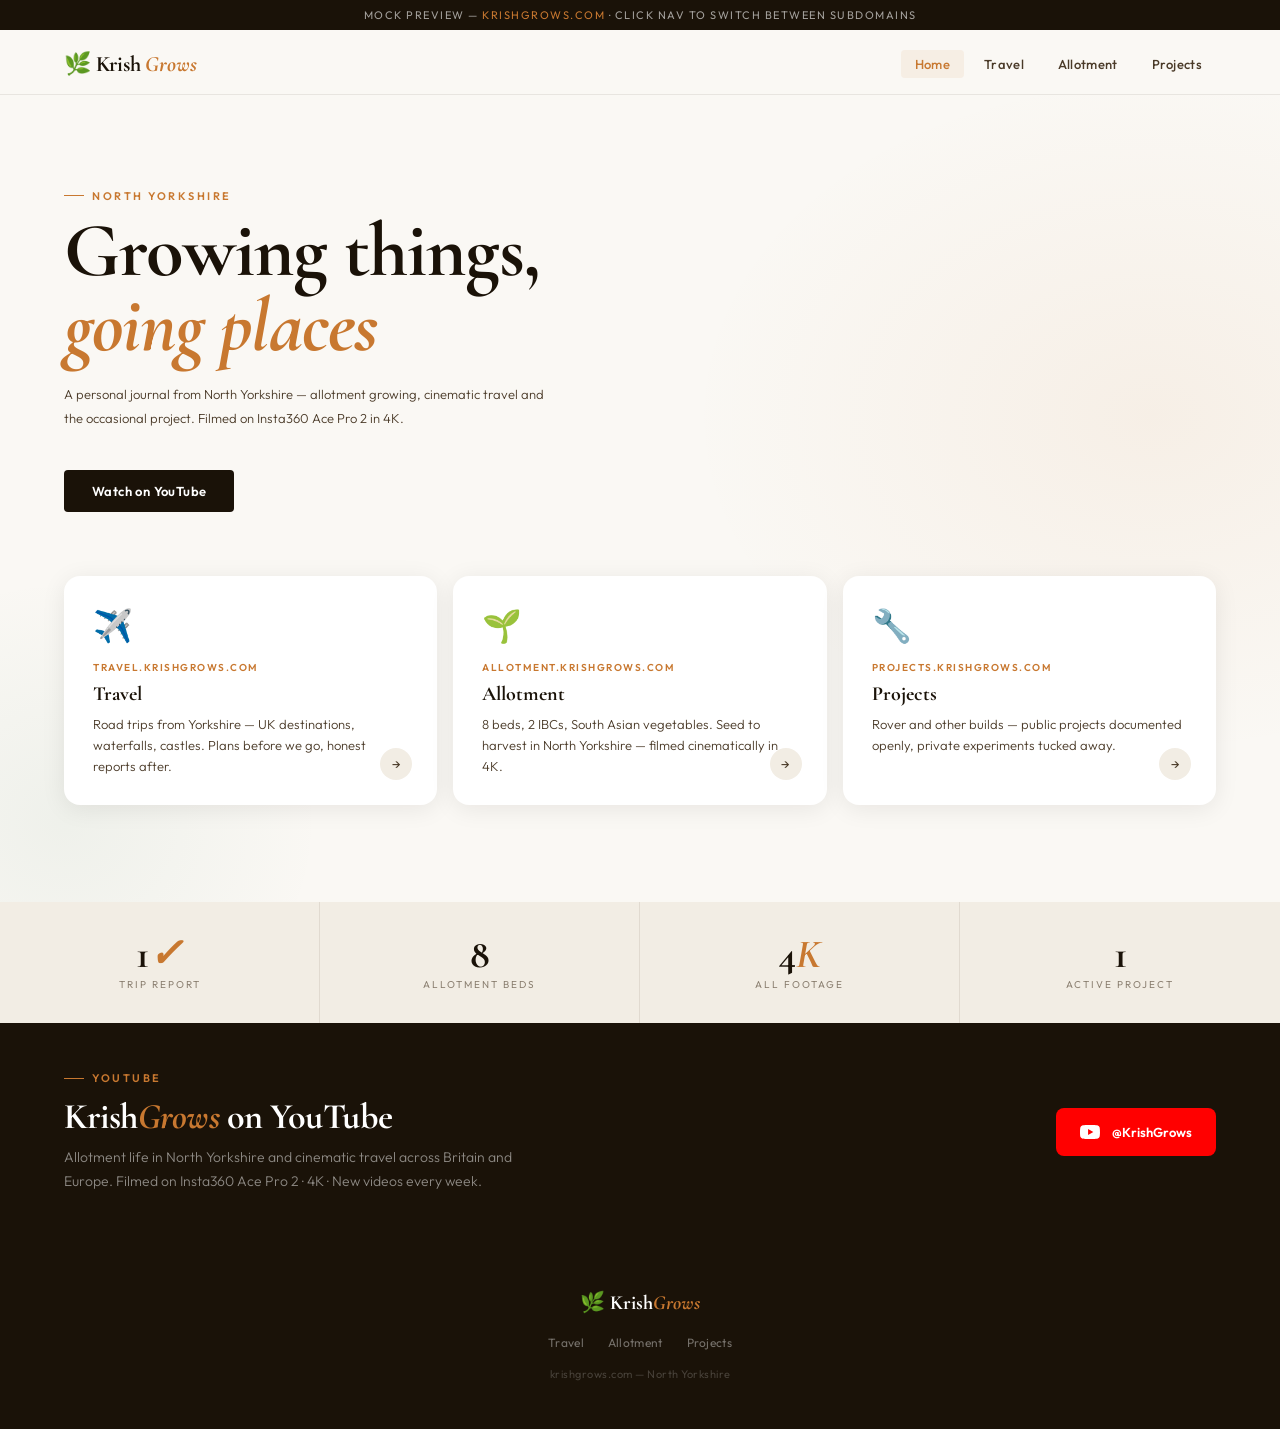
<file: mockpage.html>
<!DOCTYPE html>
<html lang="en">
<head>
<meta charset="UTF-8">
<meta name="viewport" content="width=device-width, initial-scale=1.0">
<title>KrishGrows — Mock Preview</title>
<link href="https://fonts.googleapis.com/css2?family=Cormorant+Garamond:ital,wght@0,400;0,600;0,700;1,400;1,600&family=Outfit:wght@300;400;500;600&display=swap" rel="stylesheet">
<style>
*,*::before,*::after{margin:0;padding:0;box-sizing:border-box}
:root{
  --ink:#1a1208;--ink2:#4a3a28;
  --cream:#faf8f4;--warm:#f2ede4;
  --copper:#c87830;--green:#3a7a58;--blue:#4a6898;
  --border:rgba(74,58,40,.1);
  --shadow:0 4px 24px rgba(26,18,8,.08);
  --font-h:'Cormorant Garamond',serif;
  --font-b:'Outfit',sans-serif;
  --pad:5vw;
}
html{scroll-behavior:smooth}
body{font-family:var(--font-b);background:var(--cream);color:var(--ink);overflow-x:hidden}

/* ── MOCK BANNER ── */
.mock-banner{
  background:var(--ink);color:rgba(255,255,255,.6);
  font-size:11px;letter-spacing:1.5px;text-transform:uppercase;
  text-align:center;padding:8px;
  position:sticky;top:0;z-index:200;
}
.mock-banner span{color:var(--copper)}

/* ── NAV ── */
.kg-nav{
  position:sticky;top:33px;z-index:100;
  background:rgba(250,248,244,.95);
  backdrop-filter:blur(12px);
  border-bottom:1px solid var(--border);
  padding:0 var(--pad);
  display:flex;align-items:center;justify-content:space-between;
  height:62px;
}
.kg-logo{font-family:var(--font-h);font-size:22px;font-weight:700;color:var(--ink);text-decoration:none;display:flex;align-items:center;gap:4px;cursor:pointer;white-space:nowrap;line-height:1}
.kg-logo em{color:var(--copper);font-style:italic}
.kg-nav-links{display:flex;align-items:center;gap:6px;list-style:none}
.kg-nav-links button{
  font-family:var(--font-b);font-size:13px;font-weight:500;color:var(--ink2);
  background:none;border:none;cursor:pointer;padding:6px 14px;border-radius:4px;
  letter-spacing:.3px;transition:all .2s;
}
.kg-nav-links button:hover{color:var(--copper);background:rgba(200,120,48,.06)}
.kg-nav-links button.active{color:var(--copper);background:rgba(200,120,48,.08)}
@media(max-width:600px){
  .kg-nav{flex-direction:column;justify-content:center;align-items:flex-start;height:auto;padding:12px var(--pad) 8px;gap:4px}
  .kg-logo{font-size:20px}
  .kg-nav-links{gap:0;margin-left:-8px}
  .kg-nav-links button{font-size:12px;padding:5px 10px}
}

/* ── PAGES ── */
.page{display:none;animation:fadeIn .3s ease}
.page.active{display:block}
@keyframes fadeIn{from{opacity:0;transform:translateY(8px)}to{opacity:1;transform:translateY(0)}}

/* ── SHARED ── */
.kg-eyebrow{font-size:11px;font-weight:600;letter-spacing:2.5px;text-transform:uppercase;color:var(--copper);margin-bottom:10px;display:flex;align-items:center;gap:8px}
.kg-eyebrow::before{content:'';width:20px;height:1px;background:var(--copper)}
h1{font-family:var(--font-h);font-size:clamp(48px,6vw,86px);font-weight:700;line-height:.98;letter-spacing:-1px;color:var(--ink)}
h1 em,h2 em{color:var(--copper);font-style:italic}
h2{font-family:var(--font-h);font-size:clamp(28px,4vw,44px);font-weight:700;letter-spacing:-.5px;color:var(--ink)}
h3{font-family:var(--font-h);font-size:22px;font-weight:700;color:var(--ink)}
.sub{font-size:14px;font-weight:300;line-height:1.7;color:var(--ink2);max-width:520px;margin-top:10px}
.section{padding:72px var(--pad)}
.kg-btn{font-family:var(--font-b);font-size:13px;font-weight:600;padding:13px 28px;border-radius:4px;text-decoration:none;letter-spacing:.4px;transition:all .2s;display:inline-block;cursor:pointer;border:none}
.kg-btn-primary{background:var(--ink);color:white}
.kg-btn-primary:hover{background:var(--copper);transform:translateY(-1px)}
.kg-btn-outline{background:transparent;color:var(--ink);border:1.5px solid var(--border)}
.kg-btn-outline:hover{border-color:var(--copper);color:var(--copper)}
.kg-footer{background:var(--ink);padding:48px var(--pad);display:flex;flex-direction:column;align-items:center;gap:16px;text-align:center}
.kg-footer-logo{font-family:var(--font-h);font-size:20px;font-weight:700;color:white;cursor:pointer}
.kg-footer-logo em{color:var(--copper);font-style:italic}
.footer-links{display:flex;gap:24px;list-style:none}
.footer-links button{font-family:var(--font-b);font-size:12px;color:rgba(255,255,255,.4);background:none;border:none;cursor:pointer;letter-spacing:.3px;transition:color .2s}
.footer-links button:hover{color:var(--copper)}
.footer-copy{font-size:11px;color:rgba(255,255,255,.2);letter-spacing:.5px}

/* ══════════════════════════════════
   HUB PAGE
══════════════════════════════════ */
.hub-hero{
  min-height:90vh;
  display:flex;flex-direction:column;justify-content:center;
  padding:80px var(--pad);
  position:relative;overflow:hidden;
}
.hub-hero::before{
  content:'';position:absolute;inset:0;
  background:
    radial-gradient(ellipse 60% 70% at 90% 40%,rgba(200,120,48,.07) 0%,transparent 60%),
    radial-gradient(ellipse 40% 60% at 5% 90%,rgba(58,122,88,.06) 0%,transparent 50%);
}
.hub-hero-inner{position:relative;z-index:2;max-width:720px}
.hub-tagline{font-size:13px;font-weight:300;color:var(--ink2);line-height:1.8;max-width:480px;margin:20px 0 40px}
.hub-domains{display:grid;grid-template-columns:repeat(3,1fr);gap:16px;margin-top:64px}
.domain-card{
  background:white;border-radius:16px;padding:28px;
  box-shadow:var(--shadow);cursor:pointer;
  border:1.5px solid transparent;
  transition:all .25s;position:relative;overflow:hidden;
}
.domain-card::before{content:'';position:absolute;inset:0;opacity:0;transition:opacity .25s}
.domain-card:hover{transform:translateY(-4px);box-shadow:0 16px 48px rgba(26,18,8,.12);border-color:var(--copper)}
.domain-card-icon{font-size:32px;margin-bottom:16px}
.domain-card-url{font-size:10px;letter-spacing:1.5px;text-transform:uppercase;color:var(--copper);font-weight:600;margin-bottom:8px}
.domain-card h3{font-size:20px;margin-bottom:8px}
.domain-card p{font-size:13px;color:var(--ink2);font-weight:300;line-height:1.6}
.domain-card-arrow{
  position:absolute;bottom:24px;right:24px;
  width:32px;height:32px;border-radius:50%;
  background:var(--warm);color:var(--ink2);
  display:flex;align-items:center;justify-content:center;
  font-size:13px;transition:all .2s;
}
.domain-card:hover .domain-card-arrow{background:var(--copper);color:white}

.hub-channel{
  background:var(--ink);
  padding:48px var(--pad);
  display:grid;grid-template-columns:1fr auto;align-items:center;gap:40px;
}
.hub-channel-text .kg-eyebrow{color:var(--copper)}
.hub-channel-text h2{color:white;font-size:clamp(24px,3vw,36px)}
.hub-channel-text p{color:rgba(255,255,255,.5);font-size:14px;font-weight:300;margin-top:8px;max-width:480px;line-height:1.7}
.yt-btn{
  display:flex;align-items:center;gap:12px;
  background:#ff0000;color:white;
  font-family:var(--font-b);font-size:13px;font-weight:600;
  padding:14px 24px;border-radius:8px;text-decoration:none;
  white-space:nowrap;transition:all .2s;
}
.yt-btn:hover{background:#cc0000;transform:translateY(-1px)}
.yt-btn svg{width:20px;height:20px;fill:white;flex-shrink:0}
.hub-stats{
  display:grid;grid-template-columns:repeat(4,1fr);
  background:var(--warm);
}
.hub-stat{padding:32px;border-right:1px solid var(--border);text-align:center}
.hub-stat:last-child{border-right:none}
.hub-stat-n{font-family:var(--font-h);font-size:40px;font-weight:700;color:var(--ink);line-height:1}
.hub-stat-n em{color:var(--copper);font-style:italic}
.hub-stat-l{font-size:10px;letter-spacing:2px;text-transform:uppercase;color:var(--ink2);opacity:.6;margin-top:4px}

/* ══════════════════════════════════
   TRAVEL PAGE
══════════════════════════════════ */
.travel-hero{
  min-height:80vh;display:grid;grid-template-columns:1fr 1fr;
  align-items:center;padding:60px var(--pad);
  position:relative;overflow:hidden;
}
.travel-hero::before{content:'';position:absolute;inset:0;background:radial-gradient(ellipse 70% 60% at 80% 50%,rgba(200,120,48,.06) 0%,transparent 70%);pointer-events:none}
.travel-hero-text{position:relative;z-index:2}
.travel-hero-desc{font-size:15px;font-weight:300;line-height:1.75;color:var(--ink2);max-width:400px;margin:20px 0 36px}
.travel-actions{display:flex;gap:16px;align-items:center}
.travel-mosaic{display:grid;grid-template-columns:1fr 1fr;grid-template-rows:200px 160px;gap:10px;padding-left:40px}
.mosaic-cell{border-radius:12px;overflow:hidden;position:relative}
.mosaic-cell:nth-child(1){grid-row:1/3;background:linear-gradient(135deg,#2d4a30,#1a3020)}
.mosaic-cell:nth-child(2){background:linear-gradient(135deg,#3a5a7a,#1a3050)}
.mosaic-cell:nth-child(3){background:linear-gradient(135deg,#5a4030,#3a2018)}
.mosaic-icon{font-size:32px;position:absolute;top:50%;left:50%;transform:translate(-50%,-60%);opacity:.4}
.mosaic-label{position:absolute;bottom:12px;left:14px;right:14px;color:white;font-size:11px;display:flex;align-items:center;justify-content:space-between}
.mosaic-tag{background:rgba(255,255,255,.15);border:1px solid rgba(255,255,255,.2);border-radius:20px;padding:3px 10px;font-size:10px;font-weight:600;color:white}

.stats-bar{background:var(--ink);padding:22px var(--pad);display:flex;align-items:center;justify-content:center;flex-wrap:wrap}
.stat{display:flex;flex-direction:column;align-items:center;gap:2px;padding:0 36px;border-right:1px solid rgba(255,255,255,.1)}
.stat:last-child{border-right:none}
.stat-n{font-family:var(--font-h);font-size:32px;font-weight:600;color:white;line-height:1}
.stat-n em{color:var(--copper);font-style:italic}
.stat-l{font-size:10px;letter-spacing:2px;text-transform:uppercase;color:rgba(255,255,255,.4)}

.trip-card{
  background:white;border-radius:16px;overflow:hidden;
  box-shadow:var(--shadow);cursor:pointer;
  transition:transform .25s,box-shadow .25s;
  grid-column:1/-1;
}
.trip-card:hover{transform:translateY(-4px);box-shadow:0 16px 48px rgba(26,18,8,.13)}
.tc-image{height:340px;background:linear-gradient(135deg,#1a3a20,#2a5030,#3a6040);position:relative;display:flex;align-items:center;justify-content:center;font-size:80px}
.tc-status{position:absolute;top:16px;left:16px;font-size:10px;font-weight:700;letter-spacing:1px;text-transform:uppercase;padding:5px 12px;border-radius:20px;background:rgba(200,120,48,.15);color:var(--copper);border:1px solid rgba(200,120,48,.3)}
.tc-country{position:absolute;top:16px;right:16px;font-size:11px;color:white;background:rgba(0,0,0,.35);backdrop-filter:blur(4px);padding:4px 10px;border-radius:20px}
.tc-body{display:grid;grid-template-columns:1fr 1fr;gap:32px;padding:28px}
.tc-tag{font-size:10px;font-weight:600;letter-spacing:.5px;text-transform:uppercase;padding:3px 10px;border-radius:20px;background:rgba(200,120,48,.1);color:var(--copper)}
.tc-date{font-size:12px;color:var(--ink2);font-weight:300}
.tc-meta{display:flex;align-items:center;gap:10px;margin-bottom:10px}
.tc-title{font-family:var(--font-h);font-size:clamp(22px,3vw,36px);font-weight:700;line-height:1.1;color:var(--ink);margin-bottom:10px}
.tc-title em{color:var(--copper);font-style:italic}
.tc-desc{font-size:13px;color:var(--ink2);line-height:1.65;font-weight:300}
.tc-pills{display:flex;flex-wrap:wrap;gap:6px;margin-top:16px}
.tc-pill{font-size:11px;font-weight:500;color:var(--ink2);background:var(--warm);padding:4px 10px;border-radius:20px}
.tc-arrow{width:36px;height:36px;border-radius:50%;background:var(--ink);color:white;display:flex;align-items:center;justify-content:center;font-size:14px;margin-top:16px;transition:background .2s}
.trip-card:hover .tc-arrow{background:var(--copper)}
.more-note{margin-top:28px;font-size:13px;color:var(--ink2);font-weight:300;font-style:italic;opacity:.6}

/* ══════════════════════════════════
   ALLOTMENT PAGE
══════════════════════════════════ */
.allotment-hero{
  min-height:80vh;display:grid;grid-template-columns:1fr 1fr;
  align-items:center;padding:60px var(--pad);
  position:relative;overflow:hidden;
}
.allotment-hero::before{content:'';position:absolute;inset:0;background:radial-gradient(ellipse 60% 70% at 15% 50%,rgba(58,122,88,.07) 0%,transparent 60%);pointer-events:none}
.allotment-hero-text{position:relative;z-index:2}
.allotment-hero-desc{font-size:15px;font-weight:300;line-height:1.75;color:var(--ink2);max-width:400px;margin:20px 0 36px}

.allotment-visual{padding-left:40px;display:grid;grid-template-columns:1fr 1fr;gap:10px}
.bed-card{background:white;border-radius:12px;padding:16px;box-shadow:var(--shadow);border-left:3px solid var(--green)}
.bed-num{font-family:var(--font-h);font-size:11px;font-weight:600;color:var(--green);letter-spacing:1px;text-transform:uppercase;margin-bottom:4px}
.bed-name{font-size:13px;font-weight:500;color:var(--ink);margin-bottom:4px}
.bed-status{font-size:11px;color:var(--ink2);font-weight:300}
.bed-dot{width:6px;height:6px;border-radius:50%;background:var(--green);display:inline-block;margin-right:5px}

.allotment-stats{background:var(--green);padding:22px var(--pad);display:flex;align-items:center;justify-content:center;flex-wrap:wrap}
.allotment-stat{display:flex;flex-direction:column;align-items:center;gap:2px;padding:0 36px;border-right:1px solid rgba(255,255,255,.15)}
.allotment-stat:last-child{border-right:none}
.allotment-stat-n{font-family:var(--font-h);font-size:32px;font-weight:600;color:white;line-height:1}
.allotment-stat-l{font-size:10px;letter-spacing:2px;text-transform:uppercase;color:rgba(255,255,255,.5)}

.grow-grid{display:grid;grid-template-columns:repeat(auto-fill,minmax(280px,1fr));gap:20px}
.grow-card{background:white;border-radius:16px;overflow:hidden;box-shadow:var(--shadow);transition:transform .25s}
.grow-card:hover{transform:translateY(-3px)}
.grow-img{height:160px;display:flex;align-items:center;justify-content:center;font-size:56px;position:relative}
.grow-body{padding:16px}
.grow-tag{font-size:10px;font-weight:600;letter-spacing:.5px;text-transform:uppercase;padding:3px 8px;border-radius:20px;background:rgba(58,122,88,.1);color:var(--green);display:inline-block;margin-bottom:8px}
.grow-title{font-family:var(--font-h);font-size:18px;font-weight:700;color:var(--ink);margin-bottom:6px}
.grow-desc{font-size:12px;color:var(--ink2);line-height:1.6;font-weight:300}

.channel-strip{
  background:var(--warm);padding:48px var(--pad);
  display:grid;grid-template-columns:1fr auto;align-items:center;gap:32px;
  border-top:1px solid var(--border);
}
.channel-strip h2{font-size:clamp(22px,3vw,32px)}

/* ══════════════════════════════════
   PROJECTS PAGE
══════════════════════════════════ */
.projects-hero{
  padding:80px var(--pad) 60px;
  max-width:680px;
}
.projects-hero h1{margin:16px 0}
.projects-hero p{font-size:15px;font-weight:300;line-height:1.75;color:var(--ink2);margin-top:16px}

.projects-grid{display:grid;grid-template-columns:repeat(auto-fill,minmax(340px,1fr));gap:24px;padding:0 var(--pad) 72px}
.project-card{background:white;border-radius:16px;overflow:hidden;box-shadow:var(--shadow);transition:transform .25s,box-shadow .25s}
.project-card:hover{transform:translateY(-4px);box-shadow:0 16px 48px rgba(26,18,8,.12)}
.project-header{height:180px;display:flex;align-items:center;justify-content:center;font-size:64px;position:relative}
.project-badge{position:absolute;top:14px;right:14px;font-size:10px;font-weight:700;letter-spacing:1px;text-transform:uppercase;padding:4px 12px;border-radius:20px}
.badge-public{background:rgba(58,122,88,.15);color:var(--green);border:1px solid rgba(58,122,88,.3)}
.badge-private{background:rgba(74,104,152,.15);color:var(--blue);border:1px solid rgba(74,104,152,.3)}
.project-body{padding:20px}
.project-title{font-family:var(--font-h);font-size:24px;font-weight:700;color:var(--ink);margin-bottom:8px}
.project-desc{font-size:13px;color:var(--ink2);line-height:1.65;font-weight:300;margin-bottom:16px}
.project-tags{display:flex;flex-wrap:wrap;gap:6px}
.project-tag{font-size:11px;font-weight:500;color:var(--ink2);background:var(--warm);padding:4px 10px;border-radius:20px}
.project-footer{padding:16px 20px;border-top:1px solid var(--border);display:flex;align-items:center;justify-content:space-between}
.project-status{font-size:11px;color:var(--ink2);font-weight:300}
.project-link{font-size:12px;font-weight:600;color:var(--copper);display:flex;align-items:center;gap:4px;transition:gap .2s}
.project-card:hover .project-link{gap:8px}

@media(max-width:768px){
  .hub-domains{grid-template-columns:1fr}
  .travel-hero,.allotment-hero{grid-template-columns:1fr}
  .travel-mosaic,.allotment-visual{display:none}
  .hub-channel{grid-template-columns:1fr}
  .hub-stats{grid-template-columns:1fr 1fr}
  .tc-body{grid-template-columns:1fr}
  .channel-strip{grid-template-columns:1fr}
  .stat{padding:0 16px}
}
</style>
</head>
<body>

<div class="mock-banner">Mock Preview — <span>krishgrows.com</span> · Click nav to switch between subdomains</div>

<nav class="kg-nav">
  <div class="kg-logo" onclick="showPage('hub')">🌿 Krish<em>Grows</em></div>
  <ul class="kg-nav-links">
    <li><button onclick="showPage('hub')" id="nav-hub">Home</button></li>
    <li><button onclick="showPage('travel')" id="nav-travel">Travel</button></li>
    <li><button onclick="showPage('allotment')" id="nav-allotment">Allotment</button></li>
    <li><button onclick="showPage('projects')" id="nav-projects">Projects</button></li>
  </ul>
</nav>

<!-- ══ HUB ══ -->
<div class="page active" id="page-hub">

  <div class="hub-hero">
    <div class="hub-hero-inner">
      <div class="kg-eyebrow">North Yorkshire</div>
      <h1>Growing things,<br><em>going places</em></h1>
      <p class="hub-tagline">A personal journal from North Yorkshire — allotment growing, cinematic travel and the occasional project. Filmed on Insta360 Ace Pro 2 in 4K.</p>
      <a href="https://youtube.com/@krishgrows" target="_blank" class="kg-btn kg-btn-primary">Watch on YouTube</a>
    </div>

    <div class="hub-domains">
      <div class="domain-card" onclick="showPage('travel')">
        <div class="domain-card-icon">✈️</div>
        <div class="domain-card-url">travel.krishgrows.com</div>
        <h3>Travel</h3>
        <p>Road trips from Yorkshire — UK destinations, waterfalls, castles. Plans before we go, honest reports after.</p>
        <div class="domain-card-arrow">→</div>
      </div>
      <div class="domain-card" onclick="showPage('allotment')">
        <div class="domain-card-icon">🌱</div>
        <div class="domain-card-url">allotment.krishgrows.com</div>
        <h3>Allotment</h3>
        <p>8 beds, 2 IBCs, South Asian vegetables. Seed to harvest in North Yorkshire — filmed cinematically in 4K.</p>
        <div class="domain-card-arrow">→</div>
      </div>
      <div class="domain-card" onclick="showPage('projects')">
        <div class="domain-card-icon">🔧</div>
        <div class="domain-card-url">projects.krishgrows.com</div>
        <h3>Projects</h3>
        <p>Rover and other builds — public projects documented openly, private experiments tucked away.</p>
        <div class="domain-card-arrow">→</div>
      </div>
    </div>
  </div>

  <div class="hub-stats">
    <div class="hub-stat"><div class="hub-stat-n">1<em>✓</em></div><div class="hub-stat-l">Trip Report</div></div>
    <div class="hub-stat"><div class="hub-stat-n">8</div><div class="hub-stat-l">Allotment Beds</div></div>
    <div class="hub-stat"><div class="hub-stat-n">4<em>K</em></div><div class="hub-stat-l">All Footage</div></div>
    <div class="hub-stat"><div class="hub-stat-n">1</div><div class="hub-stat-l">Active Project</div></div>
  </div>

  <div class="hub-channel">
    <div class="hub-channel-text">
      <div class="kg-eyebrow" style="color:var(--copper)">YouTube</div>
      <h2 style="color:white">Krish<em style="color:var(--copper)">Grows</em> on YouTube</h2>
      <p>Allotment life in North Yorkshire and cinematic travel across Britain and Europe. Filmed on Insta360 Ace Pro 2 · 4K · New videos every week.</p>
    </div>
    <a href="https://youtube.com/@krishgrows" target="_blank" class="yt-btn">
      <svg viewBox="0 0 24 24"><path d="M23.5 6.2a3 3 0 0 0-2.1-2.1C19.5 3.5 12 3.5 12 3.5s-7.5 0-9.4.6A3 3 0 0 0 .5 6.2C0 8.1 0 12 0 12s0 3.9.5 5.8a3 3 0 0 0 2.1 2.1c1.9.6 9.4.6 9.4.6s7.5 0 9.4-.6a3 3 0 0 0 2.1-2.1C24 15.9 24 12 24 12s0-3.9-.5-5.8zM9.7 15.5V8.5l6.3 3.5-6.3 3.5z"/></svg>
      @KrishGrows
    </a>
  </div>

  <footer class="kg-footer">
    <div class="kg-footer-logo" onclick="showPage('hub')">🌿 Krish<em>Grows</em></div>
    <ul class="footer-links">
      <li><button onclick="showPage('travel')">Travel</button></li>
      <li><button onclick="showPage('allotment')">Allotment</button></li>
      <li><button onclick="showPage('projects')">Projects</button></li>
    </ul>
    <p class="footer-copy">krishgrows.com — North Yorkshire</p>
  </footer>
</div>

<!-- ══ TRAVEL ══ -->
<div class="page" id="page-travel">

  <section class="travel-hero">
    <div class="travel-hero-text">
      <div class="kg-eyebrow">Travel from Yorkshire</div>
      <h1>Real trips,<br><em>honest notes</em></h1>
      <p class="travel-hero-desc">Plans before we go, full reports when we're back — with real photos and video. No itinerary fluff, just what you'd actually want to know.</p>
      <div class="travel-actions">
        <button class="kg-btn kg-btn-primary" onclick="document.getElementById('trips-section').scrollIntoView({behavior:'smooth'})">See Trips</button>
        <a href="https://youtube.com/@krishgrows" target="_blank" class="kg-btn kg-btn-outline">Watch on YouTube</a>
      </div>
    </div>
    <div class="travel-mosaic">
      <div class="mosaic-cell"><span class="mosaic-icon">🏴󠁧󠁢󠁷󠁬󠁳󠁿</span><div class="mosaic-label"><span>North Wales</span><span class="mosaic-tag">May 2026</span></div></div>
      <div class="mosaic-cell"><span class="mosaic-icon">🚗</span><div class="mosaic-label"><span>Road Trips</span><span class="mosaic-tag">UK</span></div></div>
      <div class="mosaic-cell"><span class="mosaic-icon">♿</span><div class="mosaic-label"><span>Accessible</span><span class="mosaic-tag">Always</span></div></div>
    </div>
  </section>

  <div class="stats-bar">
    <div class="stat"><span class="stat-n">1<em>✓</em></span><span class="stat-l">Trip Report</span></div>
    <div class="stat"><span class="stat-n">3</span><span class="stat-l">Waterfalls</span></div>
    <div class="stat"><span class="stat-n">512</span><span class="stat-l">Miles Driven</span></div>
    <div class="stat"><span class="stat-n">All</span><span class="stat-l">Accessible</span></div>
  </div>

  <section class="section" id="trips-section">
    <div style="margin-bottom:40px">
      <div class="kg-eyebrow">Destinations</div>
      <h2>Trips &amp; <em>Travel Plans</em></h2>
      <p class="sub">Plans before we go, full reports when we're back — with real photos and video.</p>
    </div>
    <div style="display:grid">
      <div class="trip-card">
        <div class="tc-image">
          🏴󠁧󠁢󠁷󠁬󠁳󠁿
          <div class="tc-status">📋 Trip Plan</div>
          <div class="tc-country">📍 Wales, UK</div>
        </div>
        <div class="tc-body">
          <div>
            <div class="tc-meta"><span class="tc-tag">North Wales</span><span class="tc-date">May 2026 · 3 days · 2 nights</span></div>
            <div class="tc-title">Waterfalls, Castles <em>&amp; Coast</em></div>
            <p class="tc-desc">North Yorkshire to Llanrwst via Pistyll Rhaeadr — the tallest waterfall in England or Wales. Bala Lake Railway, Beaumaris Castle, the Llyn Peninsula, Swallow Falls, Aber Falls and Penrhyn Castle. Elderly-friendly throughout, all accessible. 512 miles in 3 days.</p>
            <div class="tc-pills">
              <span class="tc-pill">💧 3 Waterfalls</span>
              <span class="tc-pill">🚂 Steam Train</span>
              <span class="tc-pill">🏰 2 Castles</span>
              <span class="tc-pill">🌊 Llyn Peninsula</span>
              <span class="tc-pill">♿ Accessible</span>
            </div>
          </div>
          <div>
            <div class="tc-arrow">→</div>
          </div>
        </div>
      </div>
    </div>
    <p class="more-note">More trips added as they're planned.</p>
  </section>

  <footer class="kg-footer">
    <div class="kg-footer-logo" onclick="showPage('hub')">🌿 Krish<em>Grows</em></div>
    <ul class="footer-links">
      <li><button onclick="showPage('hub')">Home</button></li>
      <li><button onclick="showPage('allotment')">Allotment</button></li>
      <li><button onclick="showPage('projects')">Projects</button></li>
    </ul>
    <p class="footer-copy">travel.krishgrows.com — Road trips from North Yorkshire</p>
  </footer>
</div>

<!-- ══ ALLOTMENT ══ -->
<div class="page" id="page-allotment">

  <section class="allotment-hero">
    <div class="allotment-hero-text">
      <div class="kg-eyebrow">North Yorkshire</div>
      <h1>Seed to <em>harvest</em></h1>
      <p class="allotment-hero-desc">8 beds, 2 IBCs, South Asian vegetables grown in North Yorkshire. Documented cinematically from sowing to harvest — filmed on Insta360 Ace Pro 2 in 4K.</p>
      <div class="travel-actions">
        <button class="kg-btn kg-btn-primary" onclick="document.getElementById('grow-section').scrollIntoView({behavior:'smooth'})">See the Allotment</button>
        <a href="https://youtube.com/@krishgrows" target="_blank" class="kg-btn kg-btn-outline">Watch on YouTube</a>
      </div>
    </div>
    <div class="allotment-visual">
      <div class="bed-card"><div class="bed-num">Bed 1</div><div class="bed-name">Karela / Bitter Gourd</div><div class="bed-status"><span class="bed-dot"></span>Growing</div></div>
      <div class="bed-card"><div class="bed-num">Bed 2</div><div class="bed-name">Tinda / Indian Round Gourd</div><div class="bed-status"><span class="bed-dot"></span>Growing</div></div>
      <div class="bed-card"><div class="bed-num">Bed 3</div><div class="bed-name">Tomatoes</div><div class="bed-status"><span class="bed-dot"></span>Planted</div></div>
      <div class="bed-card"><div class="bed-num">Bed 4</div><div class="bed-name">Chillies &amp; Peppers</div><div class="bed-status"><span class="bed-dot"></span>Under lights</div></div>
    </div>
  </section>

  <div class="allotment-stats">
    <div class="allotment-stat"><div class="allotment-stat-n">8</div><div class="allotment-stat-l">Growing Beds</div></div>
    <div class="allotment-stat"><div class="allotment-stat-n">2</div><div class="allotment-stat-l">IBCs · 1800L</div></div>
    <div class="allotment-stat"><div class="allotment-stat-n">4K</div><div class="allotment-stat-l">Cinematic Footage</div></div>
    <div class="allotment-stat"><div class="allotment-stat-n">SA</div><div class="allotment-stat-l">South Asian Veg</div></div>
  </div>

  <section class="section" id="grow-section">
    <div style="margin-bottom:40px">
      <div class="kg-eyebrow">Growing This Season</div>
      <h2>What's in <em>the Ground</em></h2>
      <p class="sub">South Asian vegetables grown from seed in North Yorkshire. Updated through the season.</p>
    </div>
    <div class="grow-grid">
      <div class="grow-card">
        <div class="grow-img" style="background:linear-gradient(135deg,#1a3a20,#2a5030)">🌿</div>
        <div class="grow-body"><span class="grow-tag">Bed 1</span><div class="grow-title">Karela</div><p class="grow-desc">Bitter gourd grown from South Asian seed stock. Needs warm soil and a climbing frame — going in the ground after last frost.</p></div>
      </div>
      <div class="grow-card">
        <div class="grow-img" style="background:linear-gradient(135deg,#2a3a1a,#3a5028)">🥒</div>
        <div class="grow-body"><span class="grow-tag">Bed 2</span><div class="grow-title">Tinda</div><p class="grow-desc">Indian round gourd — compact plant, prolific fruiter. Started under the Spider Farmer shelf light in late March.</p></div>
      </div>
      <div class="grow-card">
        <div class="grow-img" style="background:linear-gradient(135deg,#3a1a1a,#5a2820)">🍅</div>
        <div class="grow-body"><span class="grow-tag">Bed 3</span><div class="grow-title">Tomatoes</div><p class="grow-desc">Mix of varieties. Hardened off and planted out. Spider Farmer shelf gave them a strong start — thick stems, deep green.</p></div>
      </div>
      <div class="grow-card">
        <div class="grow-img" style="background:linear-gradient(135deg,#3a2a10,#5a4020)">🌶️</div>
        <div class="grow-body"><span class="grow-tag">Bed 4</span><div class="grow-title">Chillies &amp; Peppers</div><p class="grow-desc">Multiple varieties including Indian finger chillies. Still under grow lights — chillies need a long season in Yorkshire.</p></div>
      </div>
    </div>
  </section>

  <div class="channel-strip">
    <div>
      <div class="kg-eyebrow">On YouTube</div>
      <h2>Watch the <em>Growing</em></h2>
      <p class="sub">Cinematic 4K footage of the allotment — sowing, growing, harvesting. New videos every week on the KrishGrows channel.</p>
    </div>
    <a href="https://youtube.com/@krishgrows" target="_blank" class="yt-btn">
      <svg viewBox="0 0 24 24" style="width:20px;height:20px;fill:white;flex-shrink:0"><path d="M23.5 6.2a3 3 0 0 0-2.1-2.1C19.5 3.5 12 3.5 12 3.5s-7.5 0-9.4.6A3 3 0 0 0 .5 6.2C0 8.1 0 12 0 12s0 3.9.5 5.8a3 3 0 0 0 2.1 2.1c1.9.6 9.4.6 9.4.6s7.5 0 9.4-.6a3 3 0 0 0 2.1-2.1C24 15.9 24 12 24 12s0-3.9-.5-5.8zM9.7 15.5V8.5l6.3 3.5-6.3 3.5z"/></svg>
      @KrishGrows
    </a>
  </div>

  <footer class="kg-footer">
    <div class="kg-footer-logo" onclick="showPage('hub')">🌿 Krish<em>Grows</em></div>
    <ul class="footer-links">
      <li><button onclick="showPage('hub')">Home</button></li>
      <li><button onclick="showPage('travel')">Travel</button></li>
      <li><button onclick="showPage('projects')">Projects</button></li>
    </ul>
    <p class="footer-copy">allotment.krishgrows.com — Growing in North Yorkshire</p>
  </footer>
</div>

<!-- ══ PROJECTS ══ -->
<div class="page" id="page-projects">

  <div class="projects-hero">
    <div class="kg-eyebrow">Projects</div>
    <h1>Builds &amp; <em>experiments</em></h1>
    <p>A few things being made alongside the growing and travelling. Some public, some not.</p>
  </div>

  <div class="projects-grid">
    <div class="project-card">
      <div class="project-header" style="background:linear-gradient(135deg,#1a2a3a,#2a3a50)">
        🤖
        <div class="project-badge badge-public">Public</div>
      </div>
      <div class="project-body">
        <div class="project-title">Rover</div>
        <p class="project-desc">An autonomous rover project — navigating, mapping, doing things. Built from scratch, documented openly as it develops.</p>
        <div class="project-tags">
          <span class="project-tag">🔧 Hardware</span>
          <span class="project-tag">🧠 Autonomous</span>
          <span class="project-tag">📡 Navigation</span>
        </div>
      </div>
      <div class="project-footer">
        <span class="project-status">🟡 In progress</span>
        <span class="project-link">View project →</span>
      </div>
    </div>

    <div class="project-card" style="opacity:.6">
      <div class="project-header" style="background:linear-gradient(135deg,#1a1a2a,#2a2a40)">
        📈
        <div class="project-badge badge-private">Private</div>
      </div>
      <div class="project-body">
        <div class="project-title">Stonks</div>
        <p class="project-desc">A private project. Not much to see here.</p>
        <div class="project-tags">
          <span class="project-tag">🔒 Private</span>
        </div>
      </div>
      <div class="project-footer">
        <span class="project-status">🔒 Access restricted</span>
        <span class="project-link" style="color:var(--ink2)">Private →</span>
      </div>
    </div>
  </div>

  <footer class="kg-footer">
    <div class="kg-footer-logo" onclick="showPage('hub')">🌿 Krish<em>Grows</em></div>
    <ul class="footer-links">
      <li><button onclick="showPage('hub')">Home</button></li>
      <li><button onclick="showPage('travel')">Travel</button></li>
      <li><button onclick="showPage('allotment')">Allotment</button></li>
    </ul>
    <p class="footer-copy">projects.krishgrows.com — Builds from North Yorkshire</p>
  </footer>
</div>

<script>
function showPage(id) {
  document.querySelectorAll('.page').forEach(p => p.classList.remove('active'));
  document.querySelectorAll('.kg-nav-links button').forEach(b => b.classList.remove('active'));
  document.getElementById('page-' + id).classList.add('active');
  document.getElementById('nav-' + id).classList.add('active');
  window.scrollTo({top: 0, behavior: 'smooth'});
}
// Set initial active nav
document.getElementById('nav-hub').classList.add('active');
</script>
</body>
</html>
</file>
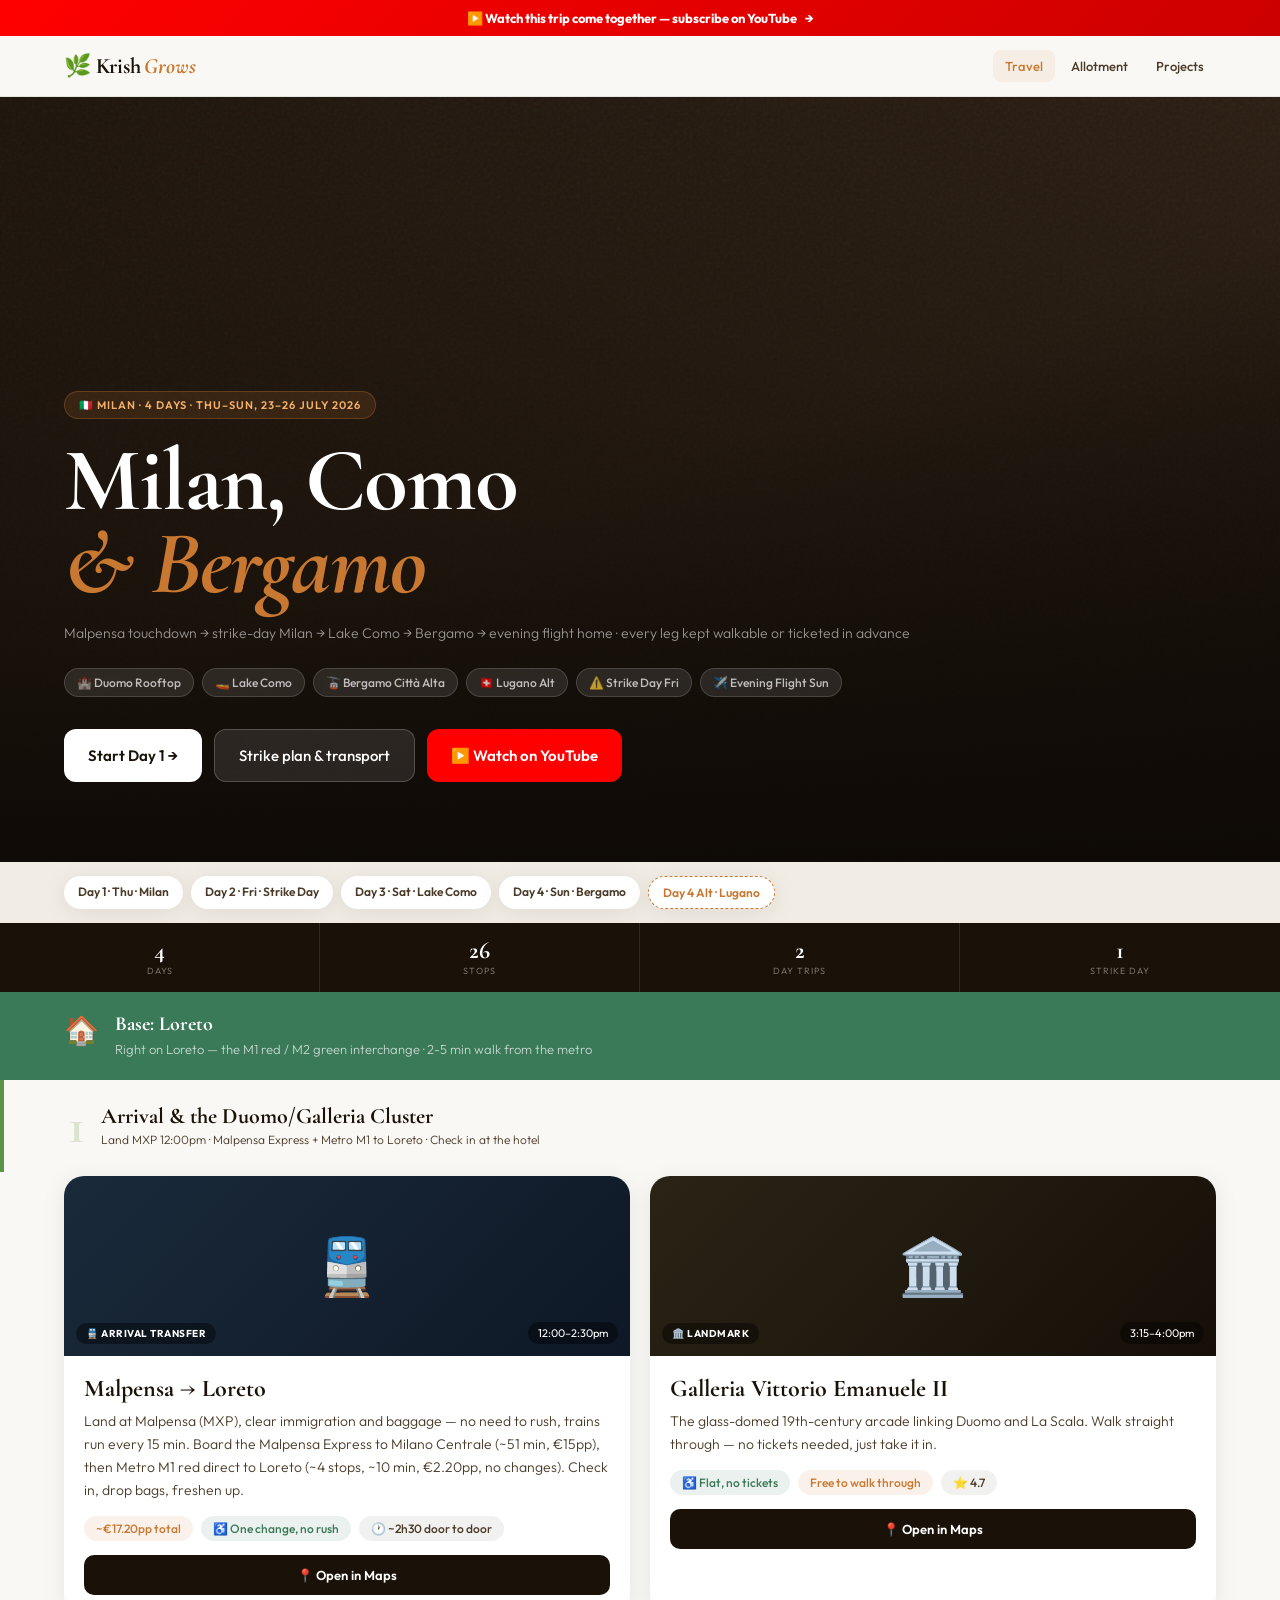
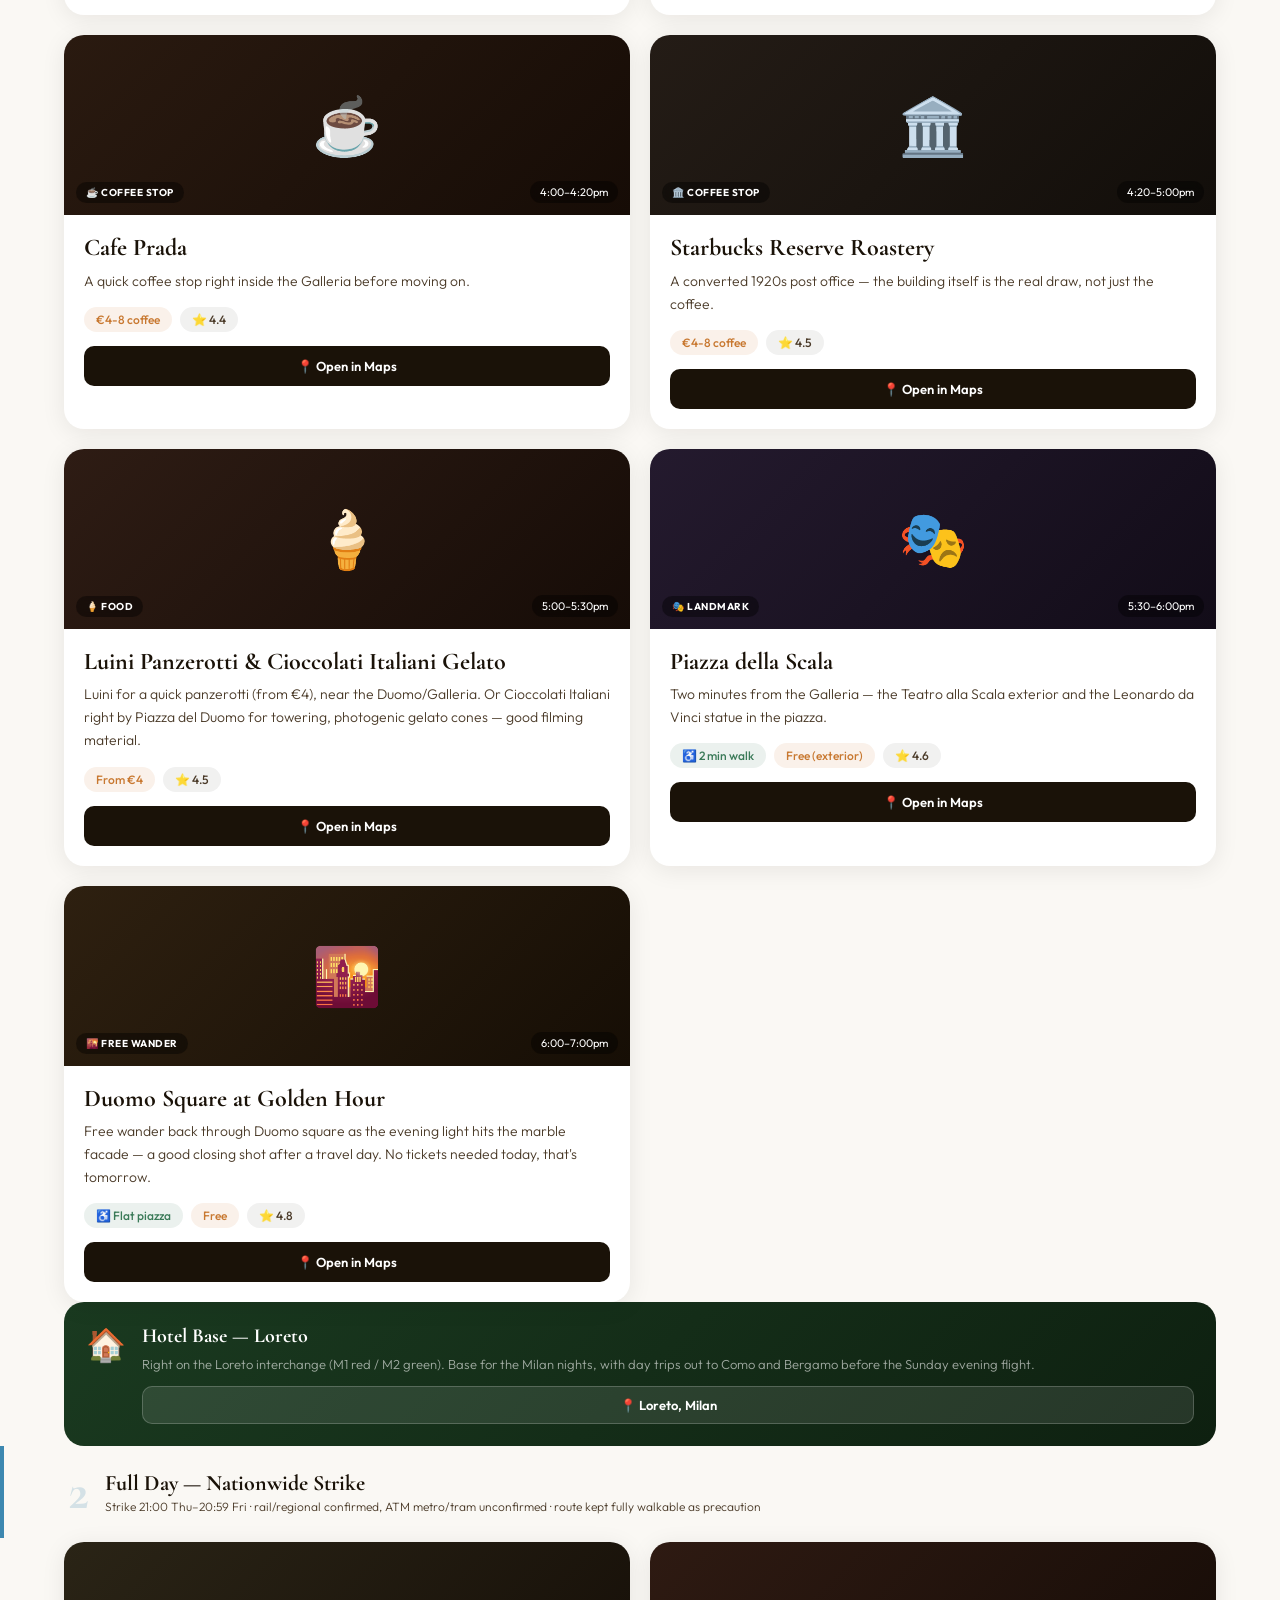
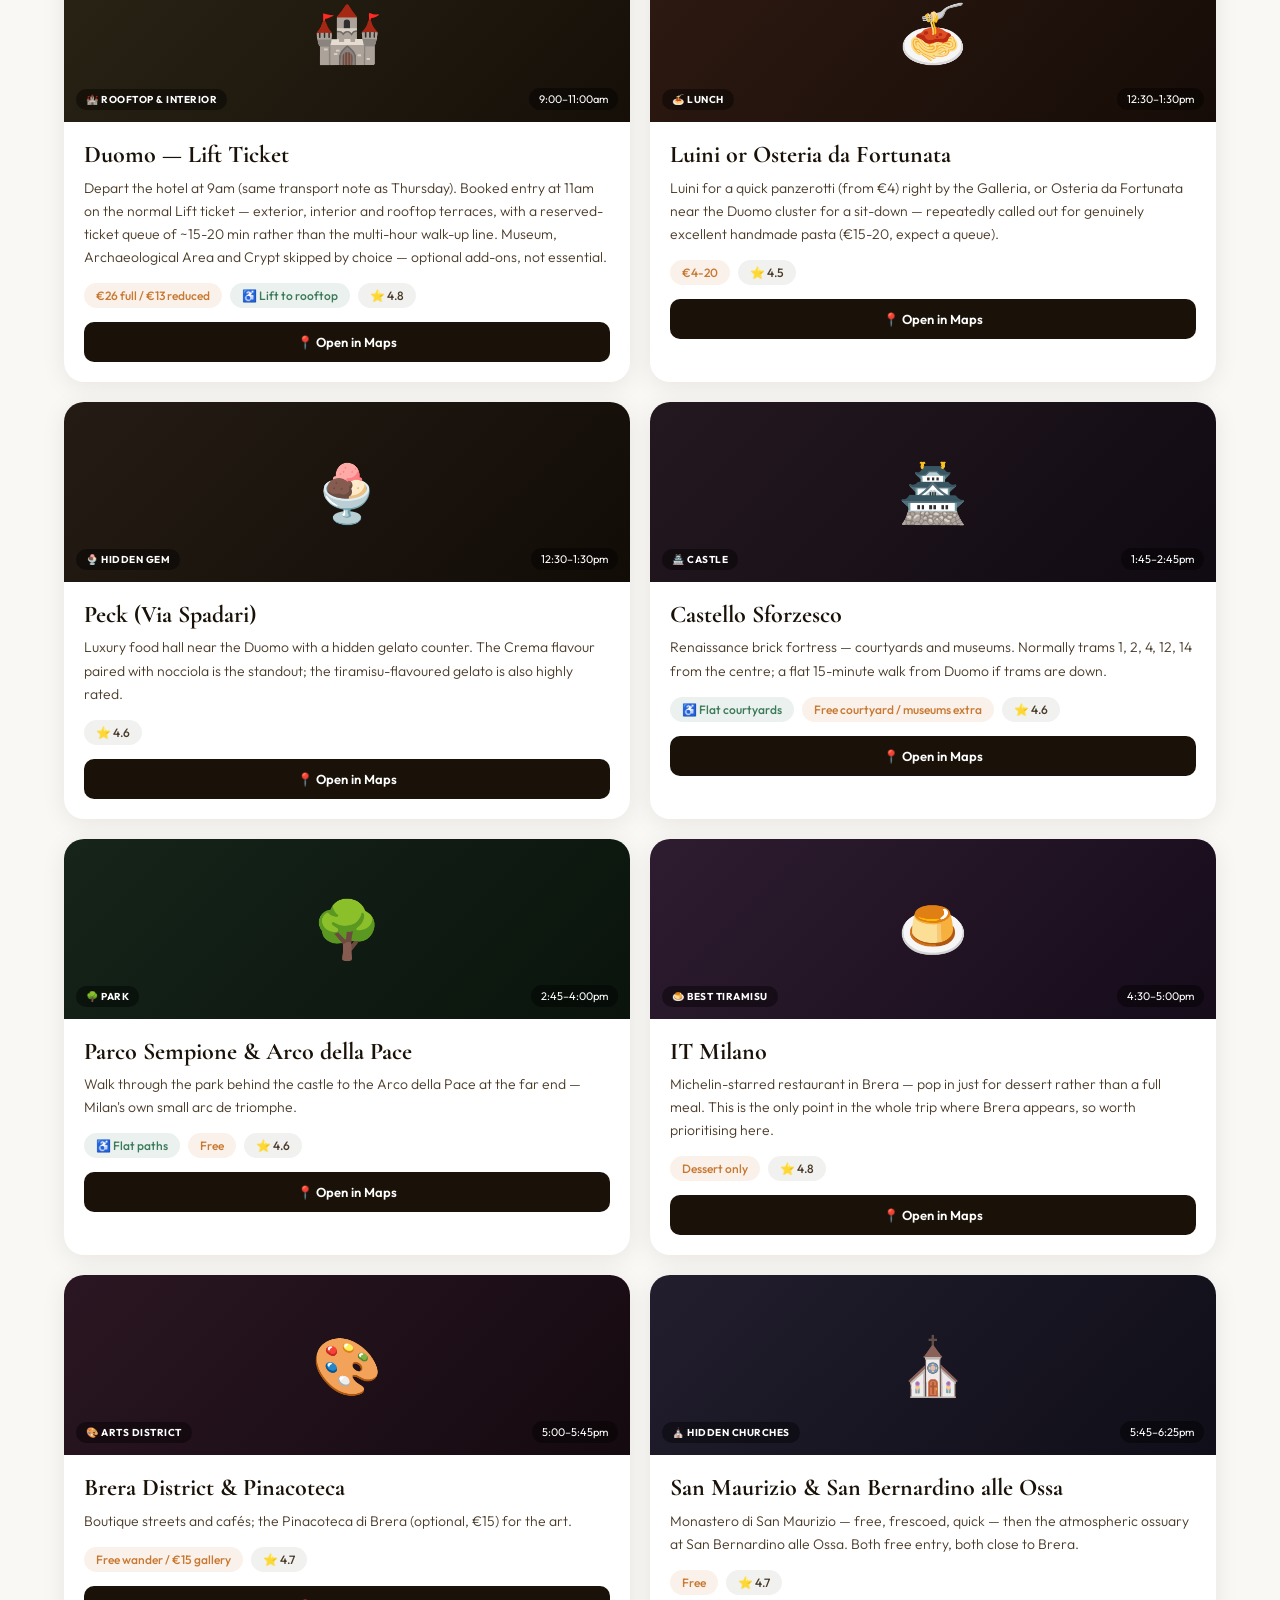
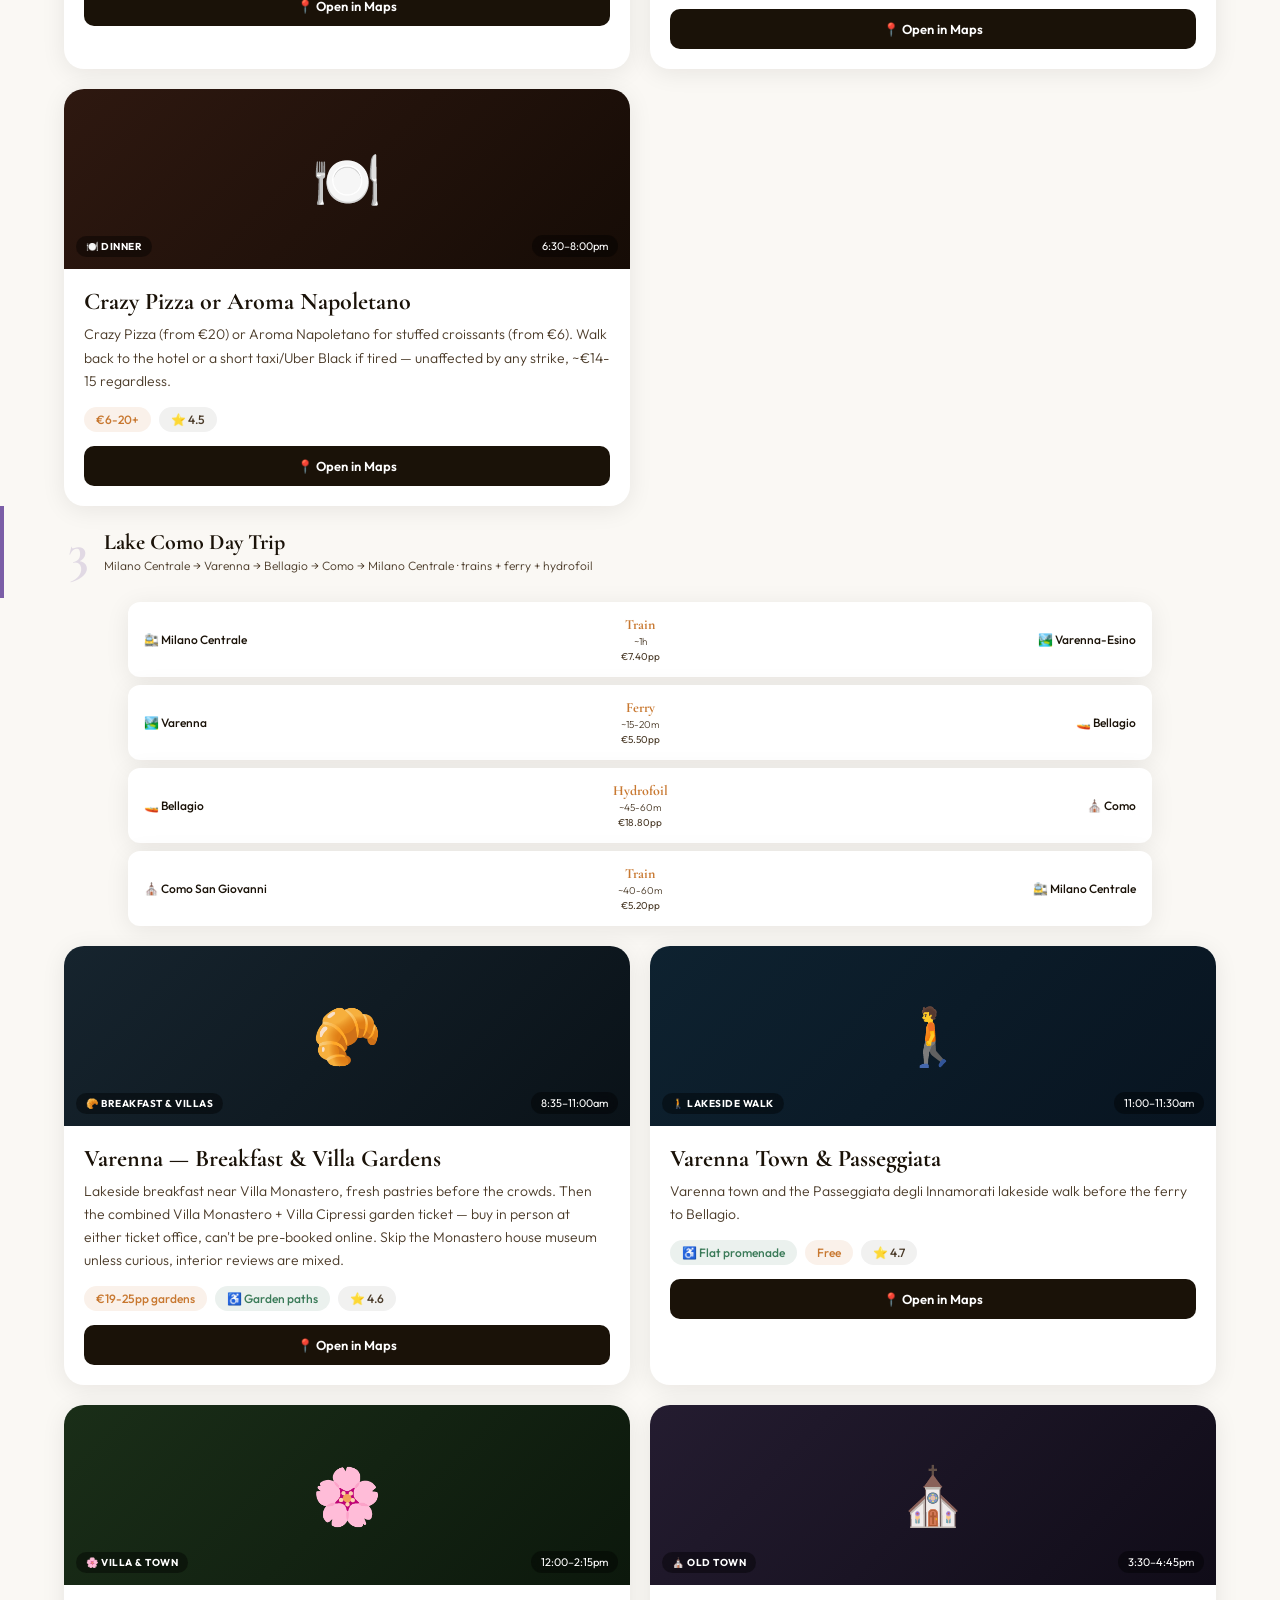
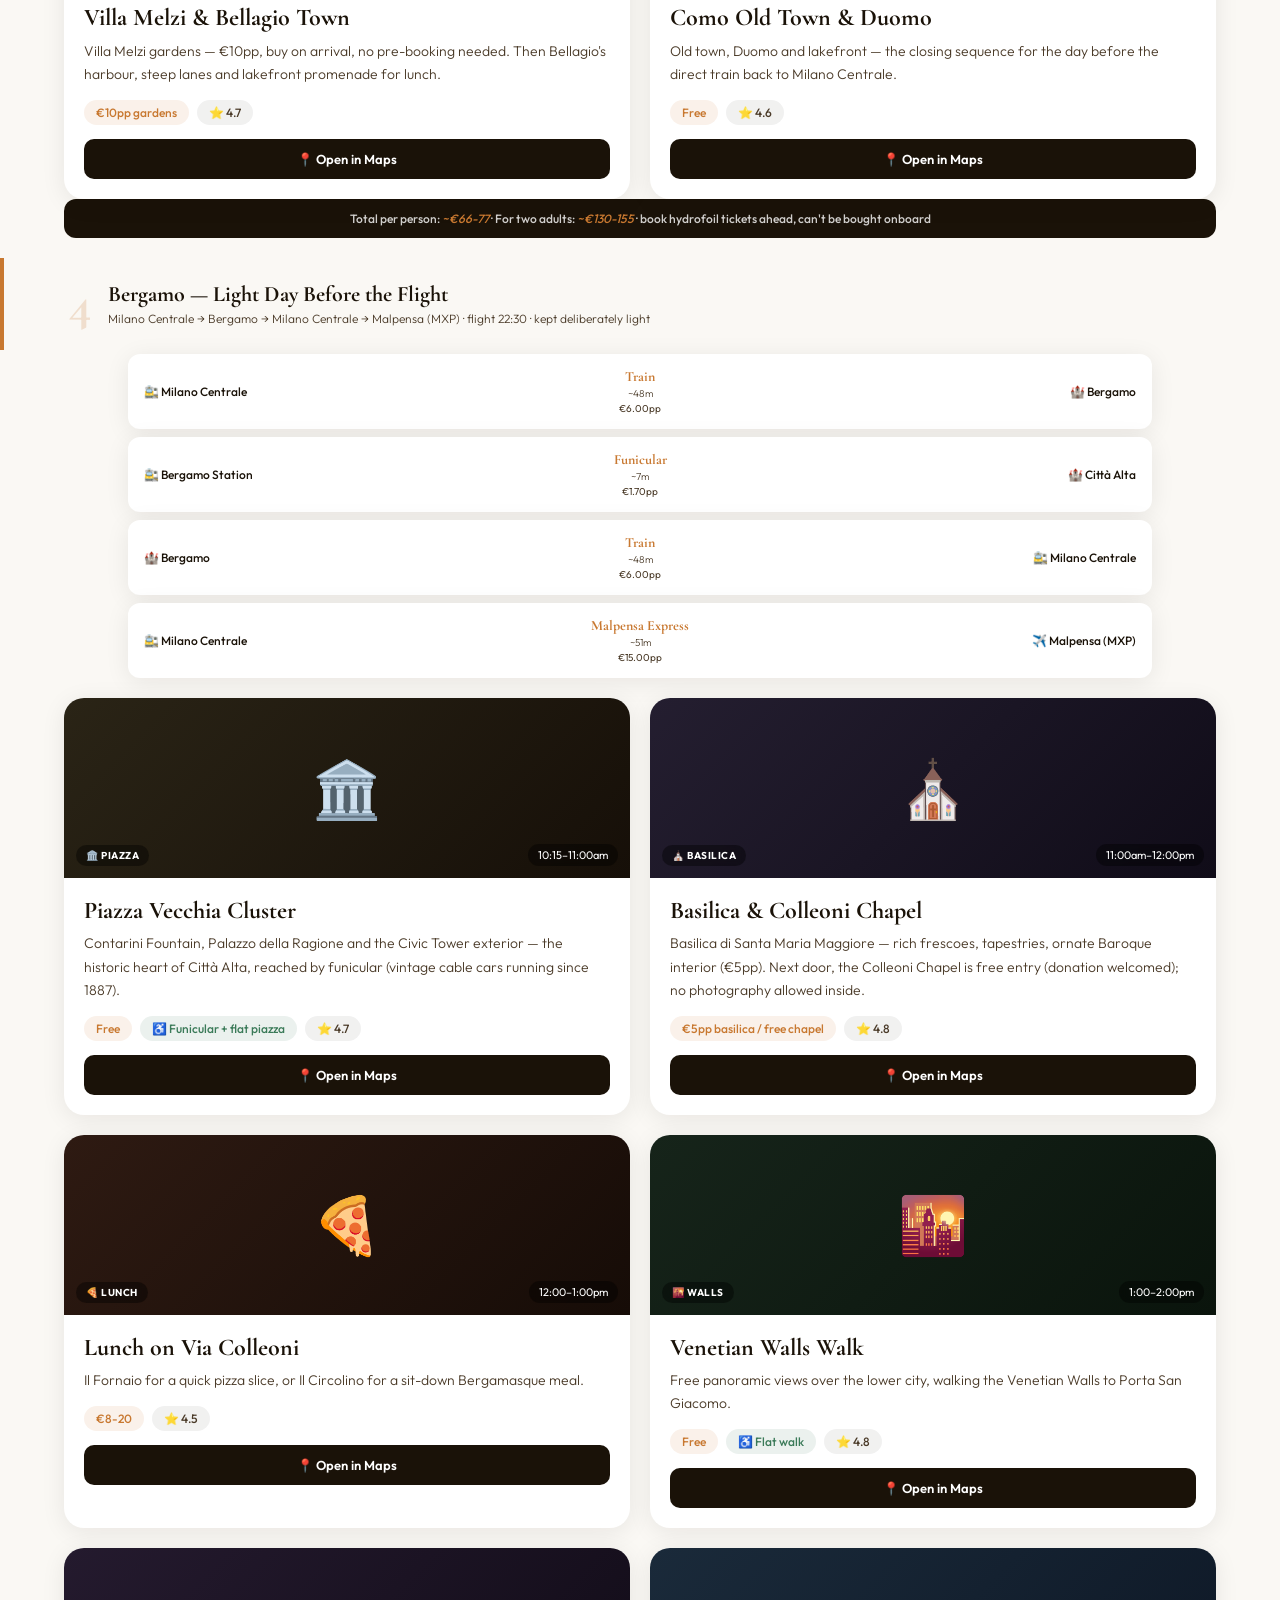
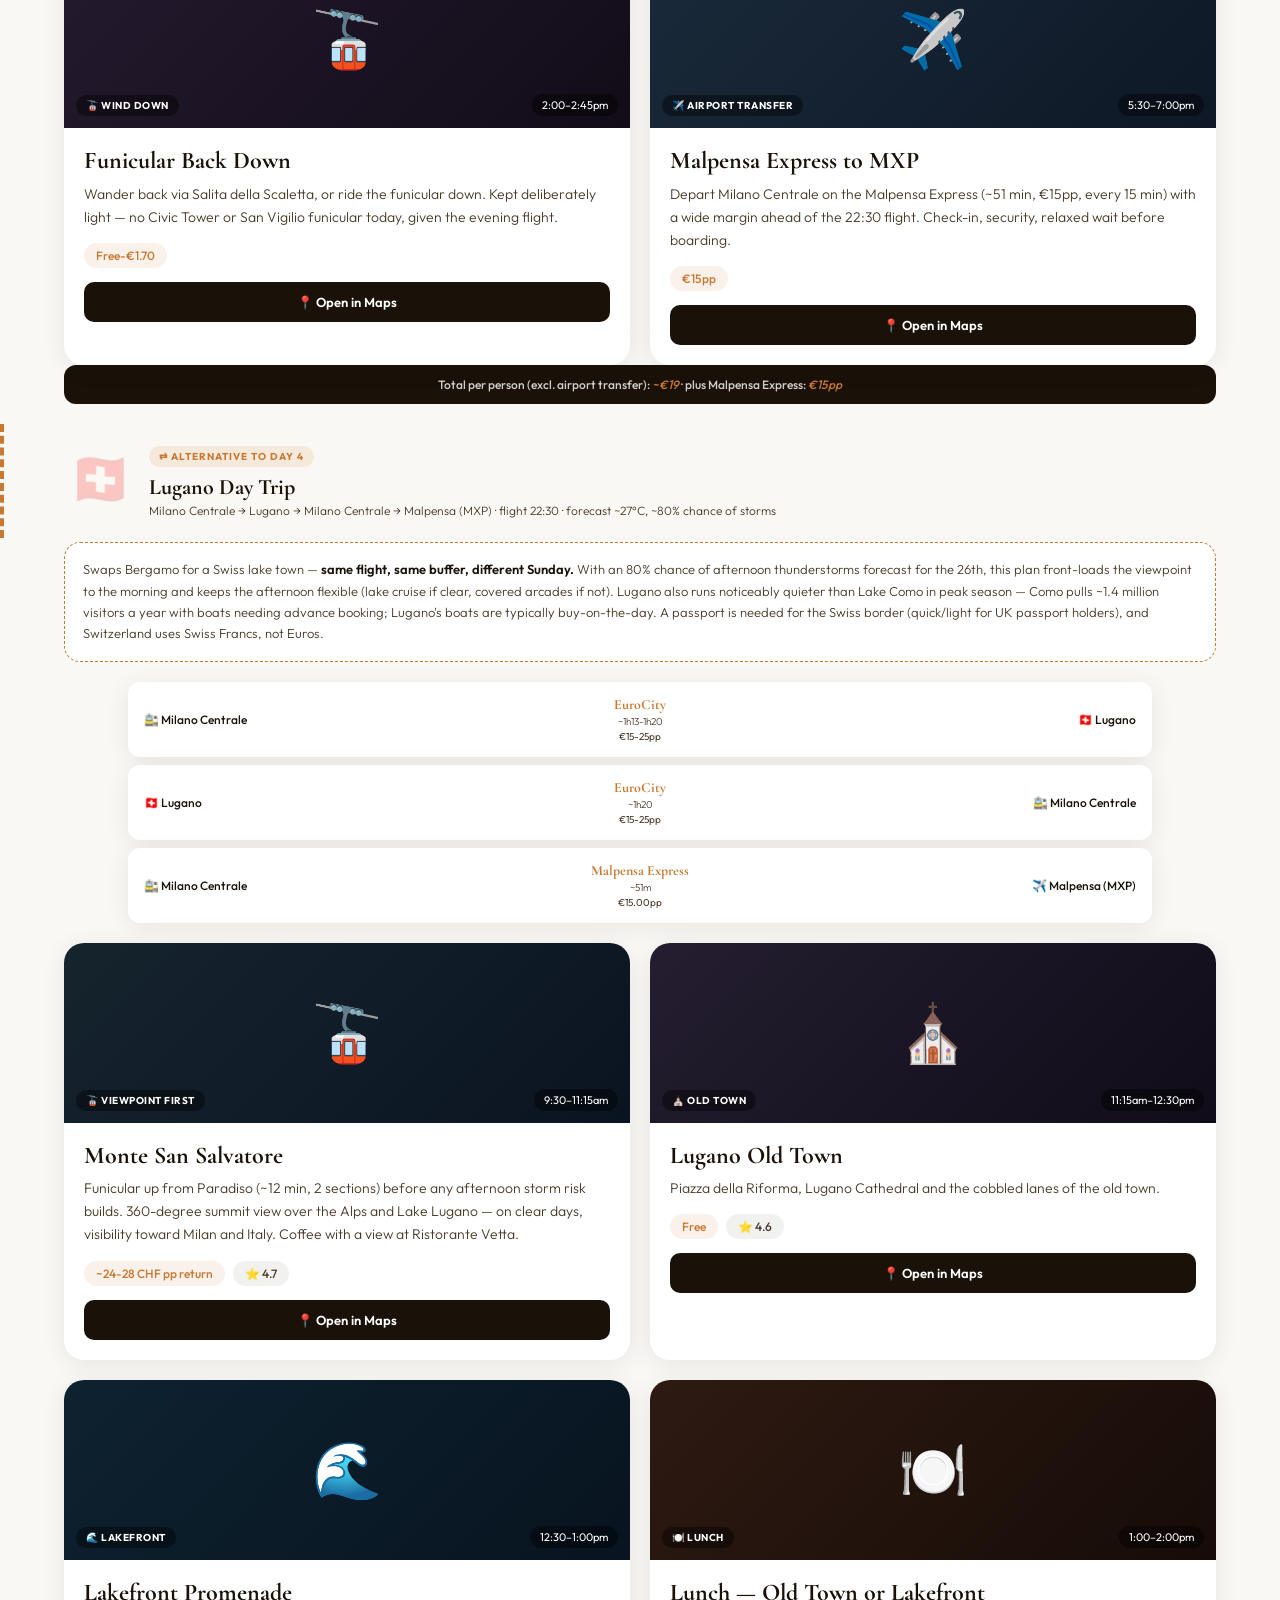
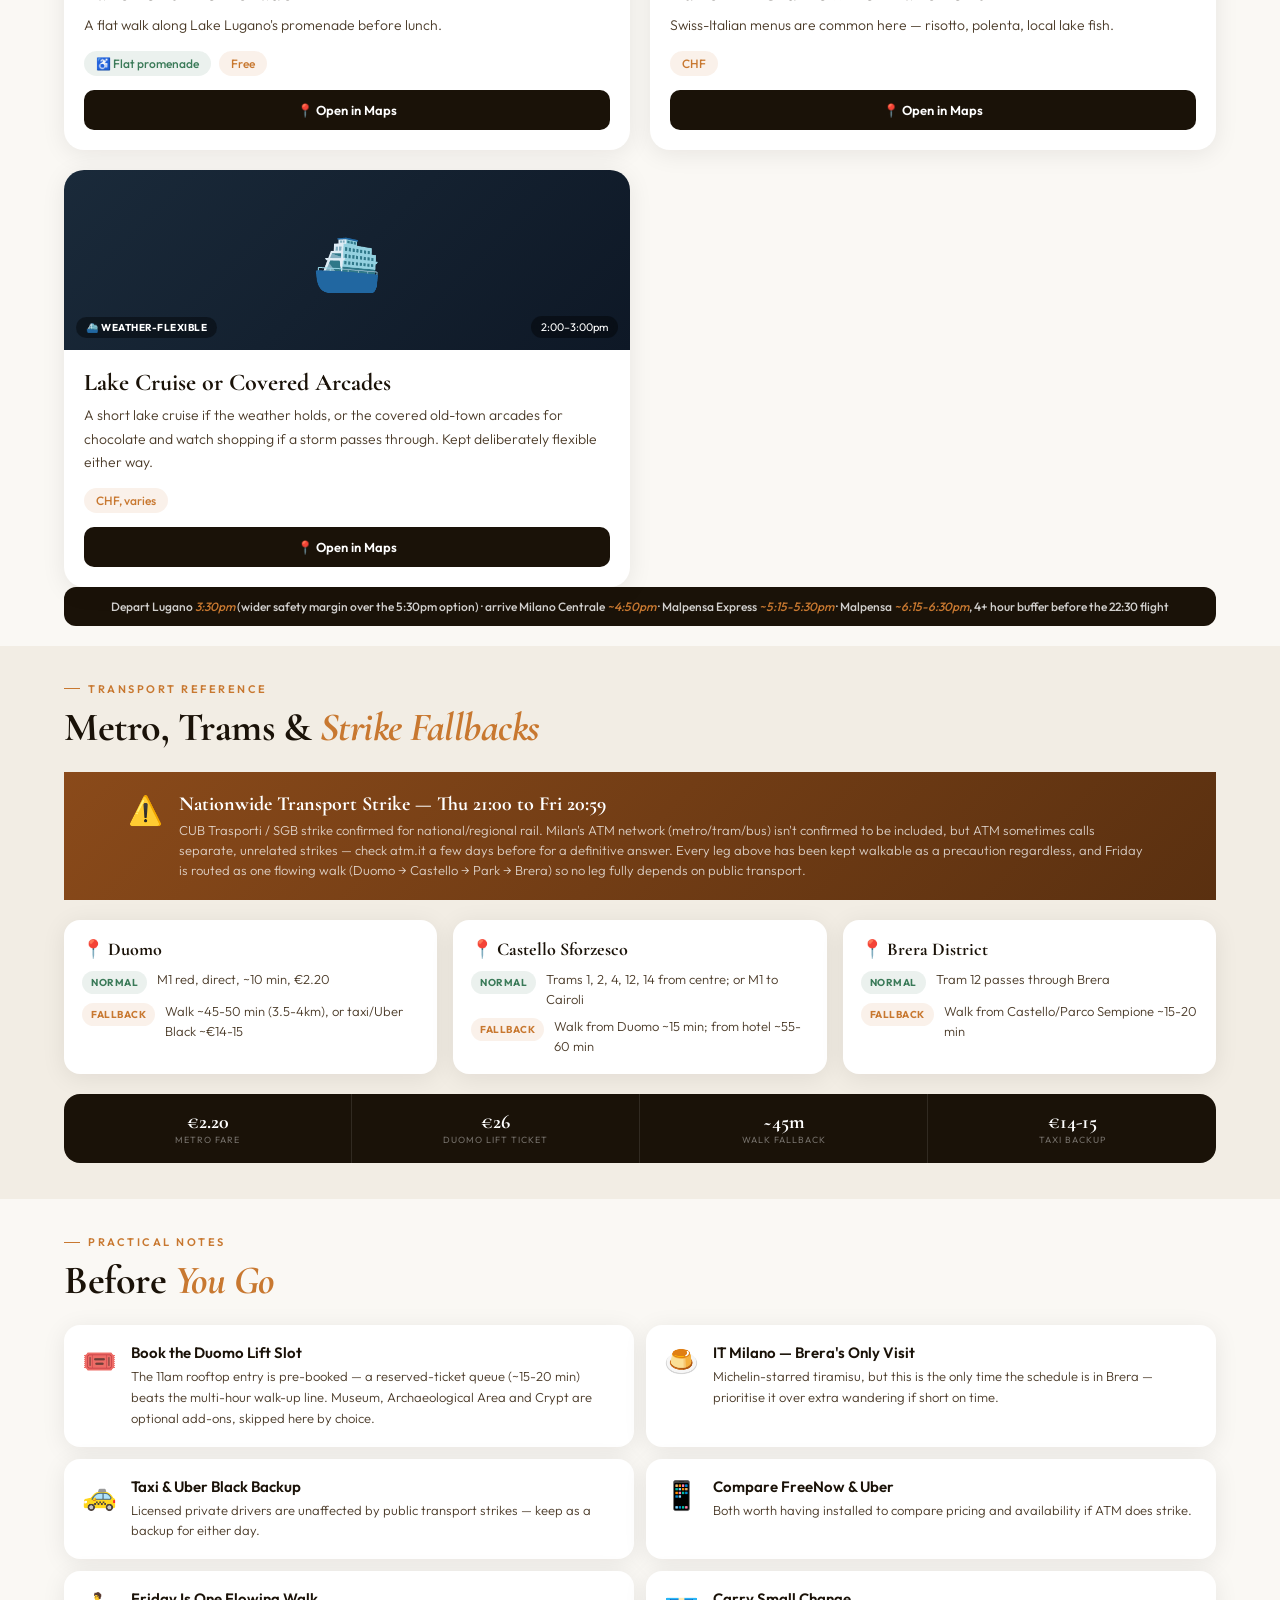
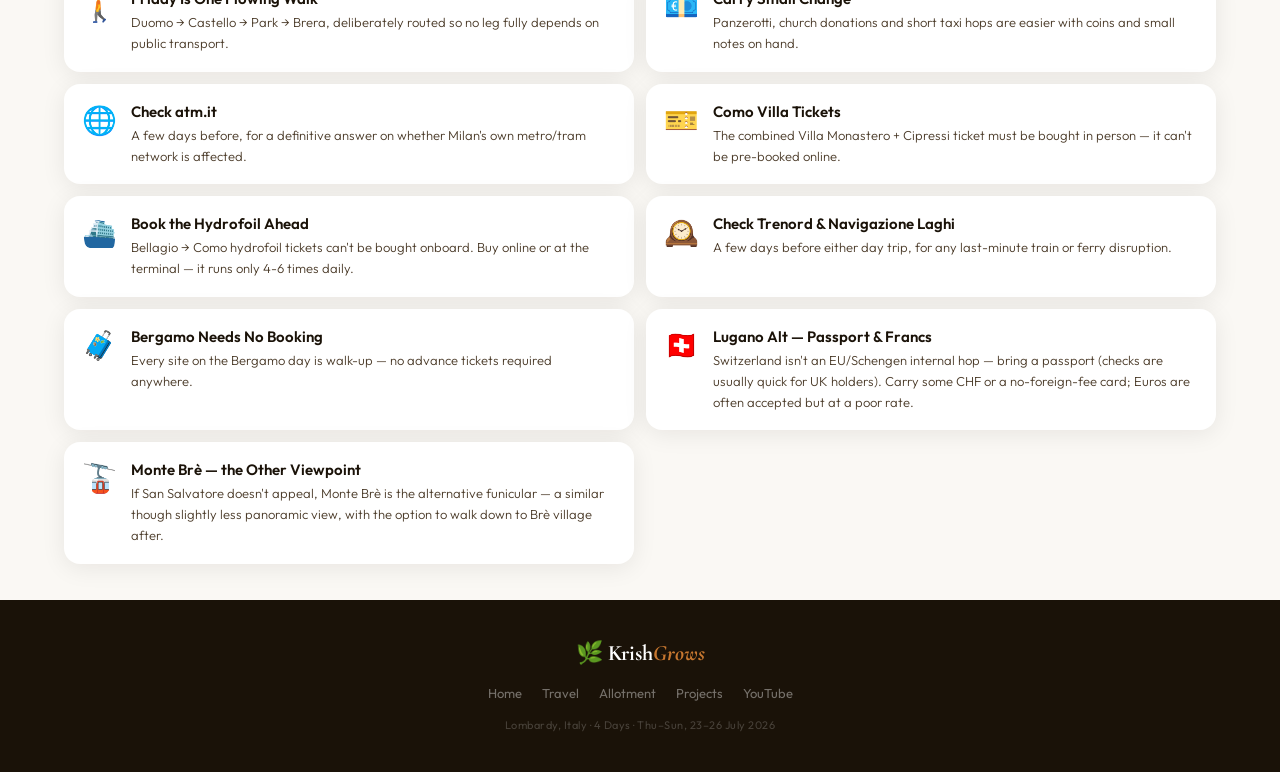
<file: travel/trips/milan-july-2026.html>
<!DOCTYPE html>
<html lang="en">
<head>
<meta charset="UTF-8">
<meta name="viewport" content="width=device-width, initial-scale=1.0">
<title>Milan July 2026 — KrishGrows Travel</title>
<link href="https://fonts.googleapis.com/css2?family=Cormorant+Garamond:ital,wght@0,400;0,600;0,700;1,400;1,600&family=Outfit:wght@300;400;500;600&display=swap" rel="stylesheet">
<style>
*,*::before,*::after{margin:0;padding:0;box-sizing:border-box}
:root{
  --ink:#1a1208;--ink2:#4a3a28;
  --cream:#faf8f4;--warm:#f2ede4;
  --copper:#c87830;--green:#3a7a58;--blue:#4a6898;
  --border:rgba(74,58,40,.1);
  --shadow:0 4px 24px rgba(26,18,8,.08);
  --font-h:'Cormorant Garamond',serif;
  --font-b:'Outfit',sans-serif;
  --pad:20px;
}
html{scroll-behavior:smooth}
body{font-family:var(--font-b);background:var(--cream);color:var(--ink);overflow-x:hidden;-webkit-font-smoothing:antialiased}

/* YOUTUBE BAR */
.sticky-top{position:sticky;top:0;z-index:100}
.yt-bar{display:flex;align-items:center;justify-content:center;gap:8px;background:linear-gradient(135deg,#ff0000,#cc0000);color:white;font-family:var(--font-b);font-size:13px;font-weight:700;padding:10px var(--pad);text-decoration:none;text-align:center;-webkit-tap-highlight-color:transparent}
.yt-bar:active{background:#a80000}
.yt-bar-arrow{transition:transform .2s}
.btn-youtube{display:flex;align-items:center;justify-content:center;gap:8px;background:#ff0000;color:white;font-family:var(--font-b);font-size:15px;font-weight:600;padding:16px 24px;border-radius:12px;text-decoration:none}

/* NAV */
.nav{background:rgba(250,248,244,.96);backdrop-filter:blur(12px);border-bottom:1px solid var(--border);padding:14px var(--pad);display:flex;align-items:center;justify-content:space-between}
.nav-logo{font-family:var(--font-h);font-size:22px;font-weight:700;color:var(--ink);text-decoration:none;display:flex;align-items:center;gap:3px}
.nav-logo em{color:var(--copper);font-style:italic}
.nav-links{display:flex;gap:4px}
.nav-links a{font-family:var(--font-b);font-size:13px;font-weight:500;color:var(--ink2);text-decoration:none;padding:8px 12px;border-radius:8px;transition:all .2s}
.nav-links a.active{color:var(--copper);background:rgba(200,120,48,.08)}

/* HERO */
.hero{
  position:relative;min-height:80vh;
  display:flex;flex-direction:column;justify-content:flex-end;
  padding:0 var(--pad) 48px;overflow:hidden;
  background:#160f08;
}
.hero-bg{position:absolute;inset:0;background:linear-gradient(160deg,#1c130a,#2e2013,#140c07);opacity:1}
.hero-grain{position:absolute;inset:0;background-image:url("data:image/svg+xml,%3Csvg viewBox='0 0 256 256' xmlns='http://www.w3.org/2000/svg'%3E%3Cfilter id='n'%3E%3CfeTurbulence type='fractalNoise' baseFrequency='0.9' numOctaves='4' stitchTiles='stitch'/%3E%3C/filter%3E%3Crect width='100%25' height='100%25' filter='url(%23n)' opacity='0.05'/%3E%3C/svg%3E");pointer-events:none}
.hero-gradient{position:absolute;inset:0;background:linear-gradient(to top,rgba(14,10,6,.98) 0%,rgba(14,10,6,.4) 60%,transparent 100%)}
.hero-content{position:relative;z-index:2}
.hero-badge{display:inline-flex;align-items:center;gap:8px;background:rgba(200,120,48,.15);border:1px solid rgba(200,120,48,.3);color:#f4b06a;font-size:11px;font-weight:600;letter-spacing:1px;text-transform:uppercase;padding:6px 14px;border-radius:20px;margin-bottom:20px}
.hero h1{font-family:var(--font-h);font-size:clamp(44px,8vw,80px);font-weight:700;line-height:.93;letter-spacing:-1.5px;color:white;margin-bottom:16px}
.hero h1 em{color:var(--copper);font-style:italic}
.hero-sub{font-size:14px;font-weight:300;color:rgba(255,255,255,.55);margin-bottom:24px;line-height:1.6}
.hero-pills{display:flex;flex-wrap:wrap;gap:8px;margin-bottom:32px}
.hero-pill{font-size:12px;font-weight:500;color:rgba(255,255,255,.7);background:rgba(255,255,255,.1);border:1px solid rgba(255,255,255,.15);padding:6px 12px;border-radius:20px;backdrop-filter:blur(4px)}
.hero-actions{display:flex;flex-direction:column;gap:12px}
.btn-primary{display:flex;align-items:center;justify-content:center;background:white;color:var(--ink);font-family:var(--font-b);font-size:15px;font-weight:600;padding:16px 24px;border-radius:12px;text-decoration:none}
.btn-ghost{display:flex;align-items:center;justify-content:center;background:rgba(255,255,255,.1);border:1px solid rgba(255,255,255,.2);color:white;font-family:var(--font-b);font-size:15px;font-weight:500;padding:16px 24px;border-radius:12px;text-decoration:none}

/* STATS */
.stats{background:var(--ink);display:grid;grid-template-columns:repeat(4,1fr)}
.stat{display:flex;flex-direction:column;align-items:center;gap:2px;padding:16px 8px;border-right:1px solid rgba(255,255,255,.1)}
.stat:last-child{border-right:none}
.stat-n{font-family:var(--font-h);font-size:24px;font-weight:700;color:white;line-height:1}
.stat-n em{color:var(--copper);font-style:italic}
.stat-l{font-size:9px;letter-spacing:1px;text-transform:uppercase;color:rgba(255,255,255,.4);text-align:center}

/* STAY BANNER */
.stay{background:var(--green);padding:20px var(--pad);display:flex;gap:16px;align-items:flex-start}
.stay-icon{font-size:28px;flex-shrink:0}
.stay-title{font-family:var(--font-h);font-size:20px;font-weight:700;color:white;margin-bottom:4px}
.stay-desc{font-size:13px;color:rgba(255,255,255,.7);font-weight:300;line-height:1.5}

/* WARNING BANNER */
.warn{background:linear-gradient(135deg,#8a4a1a,#5a3010);padding:20px var(--pad);display:flex;gap:16px;align-items:flex-start}
.warn-icon{font-size:28px;flex-shrink:0}
.warn-title{font-family:var(--font-h);font-size:20px;font-weight:700;color:white;margin-bottom:4px}
.warn-desc{font-size:13px;color:rgba(255,255,255,.75);font-weight:300;line-height:1.55}

/* SECTION */
.section{padding:36px var(--pad)}
.eyebrow{font-size:11px;font-weight:600;letter-spacing:2.5px;text-transform:uppercase;color:var(--copper);display:flex;align-items:center;gap:8px;margin-bottom:10px}
.eyebrow::before{content:'';width:16px;height:1px;background:var(--copper)}
h2{font-family:var(--font-h);font-size:clamp(28px,5vw,40px);font-weight:700;color:var(--ink);line-height:1.05;letter-spacing:-.5px;margin-bottom:24px}
h2 em{color:var(--copper);font-style:italic}

/* DAY HEADER */
.day-header{
  display:flex;align-items:center;gap:16px;
  padding:20px var(--pad);
  border-left:4px solid var(--copper);
  margin:0 0 4px;
}
.day-header.d1{border-color:#5a9448}
.day-header.d2{border-color:#3d88b0}
.day-header.d3{border-color:#7b5ea7}
.day-header.d4{border-color:#c87830}
.day-num{font-family:var(--font-h);font-size:52px;font-weight:700;color:rgba(200,120,48,.15);line-height:1;flex-shrink:0}
.day-num.d1{color:rgba(90,148,72,.2)}
.day-num.d2{color:rgba(61,136,176,.2)}
.day-num.d3{color:rgba(123,94,167,.2)}
.day-num.d4{color:rgba(200,120,48,.2)}
.day-title{font-family:var(--font-h);font-size:22px;font-weight:700;color:var(--ink);line-height:1.1;margin-bottom:4px}
.day-meta{font-size:12px;color:var(--ink2);font-weight:300}

/* DAY NAV */
.day-nav{display:flex;gap:8px;padding:14px var(--pad);background:var(--warm);overflow-x:auto;-webkit-overflow-scrolling:touch}
.day-nav a{flex-shrink:0;font-size:12px;font-weight:600;color:var(--ink2);background:white;padding:8px 14px;border-radius:20px;text-decoration:none;box-shadow:var(--shadow);white-space:nowrap}
.day-nav a.alt-link{border:1.5px dashed var(--copper);color:var(--copper)}

/* ALTERNATIVE DAY */
.day-header.alt-header{border-left-style:dashed}
.alt-tag{display:inline-flex;align-items:center;gap:6px;font-size:10px;font-weight:700;letter-spacing:1px;text-transform:uppercase;color:var(--copper);background:rgba(200,120,48,.12);padding:4px 10px;border-radius:20px;margin-bottom:8px}
.alt-intro{margin:0 var(--pad) 20px;padding:16px 18px;background:white;border:1.5px dashed var(--copper);border-radius:16px;font-size:13px;color:var(--ink2);font-weight:300;line-height:1.65}
.alt-intro strong{color:var(--ink);font-weight:600}

/* TRANSIT LEGS */
.leg-list{display:flex;flex-direction:column;gap:8px;margin:0 var(--pad) 20px}
.leg-row{background:white;border-radius:12px;padding:14px 16px;display:grid;grid-template-columns:1fr auto 1fr;gap:8px;align-items:center;box-shadow:var(--shadow)}
.leg-from,.leg-to{font-size:12px;font-weight:500;color:var(--ink)}
.leg-to{text-align:right}
.leg-mid{display:flex;flex-direction:column;align-items:center;gap:2px}
.leg-mode{font-family:var(--font-h);font-size:14px;font-weight:700;color:var(--copper)}
.leg-time{font-size:10px;color:var(--ink2);font-weight:300}
.leg-price{font-size:10px;color:var(--ink2);text-align:center}
.day-total{margin:0 var(--pad) 20px;padding:12px 16px;background:var(--ink);border-radius:12px;color:rgba(255,255,255,.8);font-size:12px;text-align:center;font-weight:500}
.day-total em{color:var(--copper);font-style:italic}

/* STOP CARD */
.stop-card{background:white;border-radius:20px;overflow:hidden;box-shadow:var(--shadow);margin:0 var(--pad) 16px}
.stop-img{height:180px;display:flex;align-items:center;justify-content:center;font-size:56px;position:relative}
.stop-type{position:absolute;bottom:12px;left:12px;font-size:10px;font-weight:700;letter-spacing:.5px;text-transform:uppercase;padding:4px 10px;border-radius:20px;background:rgba(0,0,0,.4);color:white;backdrop-filter:blur(4px)}
.stop-time{position:absolute;bottom:12px;right:12px;font-size:11px;color:white;background:rgba(0,0,0,.4);backdrop-filter:blur(4px);padding:4px 10px;border-radius:20px}
.stop-body{padding:20px}
.stop-name{font-family:var(--font-h);font-size:24px;font-weight:700;color:var(--ink);margin-bottom:8px;line-height:1.1}
.stop-desc{font-size:14px;color:var(--ink2);line-height:1.65;font-weight:300;margin-bottom:14px}
.stop-tags{display:flex;flex-wrap:wrap;gap:8px;margin-bottom:14px}
.stop-tag{font-size:12px;font-weight:500;padding:5px 12px;border-radius:20px}
.tag-access{background:rgba(58,122,88,.1);color:var(--green)}
.tag-cost{background:rgba(200,120,48,.1);color:var(--copper)}
.tag-rating{background:rgba(26,18,8,.06);color:var(--ink2)}
.maps-btn{display:flex;align-items:center;justify-content:center;gap:8px;background:var(--ink);color:white;font-family:var(--font-b);font-size:13px;font-weight:600;padding:12px;border-radius:10px;text-decoration:none;-webkit-tap-highlight-color:transparent}
.maps-btn:active{background:var(--copper)}

/* STAY CARD */
.stay-card{background:linear-gradient(135deg,#1a3a20,#0e2010);border-radius:20px;padding:22px;margin:0 var(--pad) 16px;display:flex;gap:16px;align-items:flex-start}
.stay-card-icon{font-size:32px;flex-shrink:0}
.stay-card-title{font-family:var(--font-h);font-size:20px;font-weight:700;color:white;margin-bottom:6px}
.stay-card-desc{font-size:13px;color:rgba(255,255,255,.6);font-weight:300;line-height:1.55;margin-bottom:12px}
.stay-maps-btn{display:flex;align-items:center;justify-content:center;gap:8px;background:rgba(255,255,255,.1);border:1px solid rgba(255,255,255,.2);color:white;font-family:var(--font-b);font-size:13px;font-weight:600;padding:10px;border-radius:10px;text-decoration:none}

/* TRANSPORT SECTION */
.transport-section{padding:36px var(--pad);background:var(--warm)}
.route-grid{display:flex;flex-direction:column;gap:12px;margin-top:20px}
.route-card{background:white;border-radius:16px;padding:18px;box-shadow:var(--shadow)}
.route-dest{font-family:var(--font-h);font-size:18px;font-weight:700;color:var(--ink);margin-bottom:10px}
.route-row{display:flex;gap:10px;align-items:flex-start;font-size:13px;color:var(--ink2);font-weight:300;line-height:1.5;margin-bottom:8px}
.route-row:last-child{margin-bottom:0}
.route-label{flex-shrink:0;font-size:10px;font-weight:700;letter-spacing:.5px;text-transform:uppercase;padding:4px 9px;border-radius:12px;margin-top:1px;white-space:nowrap}
.route-label.normal{background:rgba(58,122,88,.1);color:var(--green)}
.route-label.fallback{background:rgba(200,120,48,.1);color:var(--copper)}
.trip-total{display:grid;grid-template-columns:repeat(4,1fr);background:var(--ink);border-radius:16px;overflow:hidden;margin-top:20px}
.total-item{display:flex;flex-direction:column;align-items:center;gap:2px;padding:18px 8px;border-right:1px solid rgba(255,255,255,.1)}
.total-item:last-child{border-right:none}
.total-num{font-family:var(--font-h);font-size:20px;font-weight:700;color:white;line-height:1}
.total-label{font-size:9px;letter-spacing:1px;text-transform:uppercase;color:rgba(255,255,255,.4);text-align:center}

/* TIPS */
.tips-section{padding:36px var(--pad)}
.tips-grid{display:flex;flex-direction:column;gap:12px;margin-top:20px}
.tip{background:white;border-radius:16px;padding:18px;display:flex;gap:14px;align-items:flex-start;box-shadow:var(--shadow)}
.tip-icon{font-size:28px;flex-shrink:0}
.tip-title{font-size:15px;font-weight:600;color:var(--ink);margin-bottom:4px}
.tip-desc{font-size:13px;color:var(--ink2);font-weight:300;line-height:1.6}

/* FOOTER */
.footer{background:var(--ink);padding:40px var(--pad);text-align:center;display:flex;flex-direction:column;align-items:center;gap:16px}
.footer-logo{font-family:var(--font-h);font-size:22px;font-weight:700;color:white;text-decoration:none}
.footer-logo em{color:var(--copper);font-style:italic}
.footer-links{display:flex;gap:20px;list-style:none;flex-wrap:wrap;justify-content:center}
.footer-links a{font-size:13px;color:rgba(255,255,255,.4);text-decoration:none}
.footer-copy{font-size:11px;color:rgba(255,255,255,.2);letter-spacing:.5px}

/* DESKTOP */
@media(min-width:768px){
  :root{--pad:5vw}
  .hero{min-height:85vh;padding:0 var(--pad) 80px}
  .hero h1{font-size:clamp(64px,7vw,96px)}
  .hero-actions{flex-direction:row}
  .btn-primary,.btn-ghost,.btn-youtube{width:auto}
  .stops-grid{display:grid;grid-template-columns:1fr 1fr;gap:20px;padding:0 var(--pad)}
  .stop-card{margin:0}
  .stay-card{margin:0 var(--pad)}
  .tips-grid{display:grid;grid-template-columns:1fr 1fr}
  .route-grid{display:grid;grid-template-columns:1fr 1fr 1fr;gap:16px}
  .leg-list{padding:0 var(--pad)}
  .day-total{margin:0 var(--pad) 20px}
}
</style>
</head>
<body>

<!-- YOUTUBE + NAV -->
<div class="sticky-top">
  <a href="https://www.youtube.com/playlist?list=PLIy67Vd2o_Lw" target="_blank" rel="noopener" class="yt-bar">▶️ Watch this trip come together — subscribe on YouTube <span class="yt-bar-arrow">→</span></a>
  <nav class="nav">
    <a href="https://travel.krishgrows.com" class="nav-logo">🌿 Krish<em>Grows</em></a>
    <div class="nav-links">
      <a href="https://travel.krishgrows.com" class="active">Travel</a>
      <a href="https://allotment.krishgrows.com">Allotment</a>
      <a href="https://projects.krishgrows.com">Projects</a>
    </div>
  </nav>
</div>

<!-- HERO -->
<div class="hero">
  <div class="hero-bg"></div>
  <div class="hero-grain"></div>
  <div class="hero-gradient"></div>
  <div class="hero-content">
    <div class="hero-badge">🇮🇹 Milan · 4 Days · Thu–Sun, 23–26 July 2026</div>
    <h1>Milan, Como<br><em>&amp; Bergamo</em></h1>
    <p class="hero-sub">Malpensa touchdown → strike-day Milan → Lake Como → Bergamo → evening flight home · every leg kept walkable or ticketed in advance</p>
    <div class="hero-pills">
      <span class="hero-pill">🏰 Duomo Rooftop</span>
      <span class="hero-pill">🚤 Lake Como</span>
      <span class="hero-pill">🚡 Bergamo Città Alta</span>
      <span class="hero-pill">🇨🇭 Lugano Alt</span>
      <span class="hero-pill">⚠️ Strike Day Fri</span>
      <span class="hero-pill">✈️ Evening Flight Sun</span>
    </div>
    <div class="hero-actions">
      <a href="#day1" class="btn-primary">Start Day 1 →</a>
      <a href="#transport" class="btn-ghost">Strike plan &amp; transport</a>
      <a href="https://www.youtube.com/playlist?list=PLIy67Vd2o_Lw" target="_blank" rel="noopener" class="btn-youtube">▶️ Watch on YouTube</a>
    </div>
  </div>
</div>

<!-- DAY NAV -->
<div class="day-nav">
  <a href="#day1">Day 1 · Thu · Milan</a>
  <a href="#day2">Day 2 · Fri · Strike Day</a>
  <a href="#day3">Day 3 · Sat · Lake Como</a>
  <a href="#day4">Day 4 · Sun · Bergamo</a>
  <a href="#day4alt" class="alt-link">Day 4 Alt · Lugano</a>
</div>

<!-- STATS -->
<div class="stats">
  <div class="stat"><div class="stat-n">4</div><div class="stat-l">Days</div></div>
  <div class="stat"><div class="stat-n">26</div><div class="stat-l">Stops</div></div>
  <div class="stat"><div class="stat-n">2</div><div class="stat-l">Day Trips</div></div>
  <div class="stat"><div class="stat-n">1</div><div class="stat-l">Strike Day</div></div>
</div>

<!-- STAY BANNER -->
<div class="stay">
  <div class="stay-icon">🏠</div>
  <div>
    <div class="stay-title">Base: Loreto</div>
    <div class="stay-desc">Right on Loreto — the M1 red / M2 green interchange · 2-5 min walk from the metro</div>
  </div>
</div>

<!-- DAY 1 -->
<div id="day1">
  <div class="day-header d1">
    <div class="day-num d1">1</div>
    <div>
      <div class="day-title">Arrival &amp; the Duomo/Galleria Cluster</div>
      <div class="day-meta">Land MXP 12:00pm · Malpensa Express + Metro M1 to Loreto · Check in at the hotel</div>
    </div>
  </div>
  <div class="stops-grid">
    <div class="stop-card">
      <div class="stop-img" style="background:linear-gradient(135deg,#1a2a3a,#0e1826)">
        🚆
        <div class="stop-type">🚆 Arrival Transfer</div>
        <div class="stop-time">12:00–2:30pm</div>
      </div>
      <div class="stop-body">
        <div class="stop-name">Malpensa → Loreto</div>
        <p class="stop-desc">Land at Malpensa (MXP), clear immigration and baggage — no need to rush, trains run every 15 min. Board the Malpensa Express to Milano Centrale (~51 min, €15pp), then Metro M1 red direct to Loreto (~4 stops, ~10 min, €2.20pp, no changes). Check in, drop bags, freshen up.</p>
        <div class="stop-tags">
          <span class="stop-tag tag-cost">~€17.20pp total</span>
          <span class="stop-tag tag-access">♿ One change, no rush</span>
          <span class="stop-tag tag-rating">🕐 ~2h30 door to door</span>
        </div>
        <a href="https://maps.google.com/?q=Malpensa+Airport+MXP" target="_blank" class="maps-btn">📍 Open in Maps</a>
      </div>
    </div>

    <div class="stop-card">
      <div class="stop-img" style="background:linear-gradient(135deg,#2a2416,#160f08)">
        🏛️
        <div class="stop-type">🏛️ Landmark</div>
        <div class="stop-time">3:15–4:00pm</div>
      </div>
      <div class="stop-body">
        <div class="stop-name">Galleria Vittorio Emanuele II</div>
        <p class="stop-desc">The glass-domed 19th-century arcade linking Duomo and La Scala. Walk straight through — no tickets needed, just take it in.</p>
        <div class="stop-tags">
          <span class="stop-tag tag-access">♿ Flat, no tickets</span>
          <span class="stop-tag tag-cost">Free to walk through</span>
          <span class="stop-tag tag-rating">⭐ 4.7</span>
        </div>
        <a href="https://maps.google.com/?q=Galleria+Vittorio+Emanuele+II,Milan" target="_blank" class="maps-btn">📍 Open in Maps</a>
      </div>
    </div>

    <div class="stop-card">
      <div class="stop-img" style="background:linear-gradient(135deg,#2a1a10,#160c06)">
        ☕
        <div class="stop-type">☕ Coffee Stop</div>
        <div class="stop-time">4:00–4:20pm</div>
      </div>
      <div class="stop-body">
        <div class="stop-name">Cafe Prada</div>
        <p class="stop-desc">A quick coffee stop right inside the Galleria before moving on.</p>
        <div class="stop-tags">
          <span class="stop-tag tag-cost">€4-8 coffee</span>
          <span class="stop-tag tag-rating">⭐ 4.4</span>
        </div>
        <a href="https://maps.google.com/?q=Caffe+Prada,Milan" target="_blank" class="maps-btn">📍 Open in Maps</a>
      </div>
    </div>

    <div class="stop-card">
      <div class="stop-img" style="background:linear-gradient(135deg,#241c16,#120e0a)">
        🏛️
        <div class="stop-type">🏛️ Coffee Stop</div>
        <div class="stop-time">4:20–5:00pm</div>
      </div>
      <div class="stop-body">
        <div class="stop-name">Starbucks Reserve Roastery</div>
        <p class="stop-desc">A converted 1920s post office — the building itself is the real draw, not just the coffee.</p>
        <div class="stop-tags">
          <span class="stop-tag tag-cost">€4-8 coffee</span>
          <span class="stop-tag tag-rating">⭐ 4.5</span>
        </div>
        <a href="https://maps.google.com/?q=Starbucks+Reserve+Roastery,Milan" target="_blank" class="maps-btn">📍 Open in Maps</a>
      </div>
    </div>

    <div class="stop-card">
      <div class="stop-img" style="background:linear-gradient(135deg,#2e1c14,#160c07)">
        🍦
        <div class="stop-type">🍦 Food</div>
        <div class="stop-time">5:00–5:30pm</div>
      </div>
      <div class="stop-body">
        <div class="stop-name">Luini Panzerotti &amp; Cioccolati Italiani Gelato</div>
        <p class="stop-desc">Luini for a quick panzerotti (from €4), near the Duomo/Galleria. Or Cioccolati Italiani right by Piazza del Duomo for towering, photogenic gelato cones — good filming material.</p>
        <div class="stop-tags">
          <span class="stop-tag tag-cost">From €4</span>
          <span class="stop-tag tag-rating">⭐ 4.5</span>
        </div>
        <a href="https://maps.google.com/?q=Luini+Panzerotti,Milan" target="_blank" class="maps-btn">📍 Open in Maps</a>
      </div>
    </div>

    <div class="stop-card">
      <div class="stop-img" style="background:linear-gradient(135deg,#241a2e,#120c18)">
        🎭
        <div class="stop-type">🎭 Landmark</div>
        <div class="stop-time">5:30–6:00pm</div>
      </div>
      <div class="stop-body">
        <div class="stop-name">Piazza della Scala</div>
        <p class="stop-desc">Two minutes from the Galleria — the Teatro alla Scala exterior and the Leonardo da Vinci statue in the piazza.</p>
        <div class="stop-tags">
          <span class="stop-tag tag-access">♿ 2 min walk</span>
          <span class="stop-tag tag-cost">Free (exterior)</span>
          <span class="stop-tag tag-rating">⭐ 4.6</span>
        </div>
        <a href="https://maps.google.com/?q=Piazza+della+Scala,Milan" target="_blank" class="maps-btn">📍 Open in Maps</a>
      </div>
    </div>

    <div class="stop-card">
      <div class="stop-img" style="background:linear-gradient(135deg,#2e2010,#160e05)">
        🌇
        <div class="stop-type">🌇 Free Wander</div>
        <div class="stop-time">6:00–7:00pm</div>
      </div>
      <div class="stop-body">
        <div class="stop-name">Duomo Square at Golden Hour</div>
        <p class="stop-desc">Free wander back through Duomo square as the evening light hits the marble facade — a good closing shot after a travel day. No tickets needed today, that's tomorrow.</p>
        <div class="stop-tags">
          <span class="stop-tag tag-access">♿ Flat piazza</span>
          <span class="stop-tag tag-cost">Free</span>
          <span class="stop-tag tag-rating">⭐ 4.8</span>
        </div>
        <a href="https://maps.google.com/?q=Piazza+del+Duomo,Milan" target="_blank" class="maps-btn">📍 Open in Maps</a>
      </div>
    </div>
  </div>

  <div class="stay-card">
    <div class="stay-card-icon">🏠</div>
    <div style="flex:1">
      <div class="stay-card-title">Hotel Base — Loreto</div>
      <p class="stay-card-desc">Right on the Loreto interchange (M1 red / M2 green). Base for the Milan nights, with day trips out to Como and Bergamo before the Sunday evening flight.</p>
      <a href="https://maps.google.com/?q=Loreto,Milan" target="_blank" class="stay-maps-btn">📍 Loreto, Milan</a>
    </div>
  </div>
</div>

<!-- DAY 2 -->
<div id="day2">
  <div class="day-header d2">
    <div class="day-num d2">2</div>
    <div>
      <div class="day-title">Full Day — Nationwide Strike</div>
      <div class="day-meta">Strike 21:00 Thu–20:59 Fri · rail/regional confirmed, ATM metro/tram unconfirmed · route kept fully walkable as precaution</div>
    </div>
  </div>
  <div class="stops-grid">
    <div class="stop-card">
      <div class="stop-img" style="background:linear-gradient(135deg,#2a2416,#160f08)">
        🏰
        <div class="stop-type">🏰 Rooftop &amp; Interior</div>
        <div class="stop-time">9:00–11:00am</div>
      </div>
      <div class="stop-body">
        <div class="stop-name">Duomo — Lift Ticket</div>
        <p class="stop-desc">Depart the hotel at 9am (same transport note as Thursday). Booked entry at 11am on the normal Lift ticket — exterior, interior and rooftop terraces, with a reserved-ticket queue of ~15-20 min rather than the multi-hour walk-up line. Museum, Archaeological Area and Crypt skipped by choice — optional add-ons, not essential.</p>
        <div class="stop-tags">
          <span class="stop-tag tag-cost">€26 full / €13 reduced</span>
          <span class="stop-tag tag-access">♿ Lift to rooftop</span>
          <span class="stop-tag tag-rating">⭐ 4.8</span>
        </div>
        <a href="https://maps.google.com/?q=Duomo+di+Milano" target="_blank" class="maps-btn">📍 Open in Maps</a>
      </div>
    </div>

    <div class="stop-card">
      <div class="stop-img" style="background:linear-gradient(135deg,#2e1a12,#160c07)">
        🍝
        <div class="stop-type">🍝 Lunch</div>
        <div class="stop-time">12:30–1:30pm</div>
      </div>
      <div class="stop-body">
        <div class="stop-name">Luini or Osteria da Fortunata</div>
        <p class="stop-desc">Luini for a quick panzerotti (from €4) right by the Galleria, or Osteria da Fortunata near the Duomo cluster for a sit-down — repeatedly called out for genuinely excellent handmade pasta (€15-20, expect a queue).</p>
        <div class="stop-tags">
          <span class="stop-tag tag-cost">€4-20</span>
          <span class="stop-tag tag-rating">⭐ 4.5</span>
        </div>
        <a href="https://maps.google.com/?q=Luini+Panzerotti,Milan" target="_blank" class="maps-btn">📍 Open in Maps</a>
      </div>
    </div>

    <div class="stop-card">
      <div class="stop-img" style="background:linear-gradient(135deg,#241c14,#120c07)">
        🍨
        <div class="stop-type">🍨 Hidden Gem</div>
        <div class="stop-time">12:30–1:30pm</div>
      </div>
      <div class="stop-body">
        <div class="stop-name">Peck (Via Spadari)</div>
        <p class="stop-desc">Luxury food hall near the Duomo with a hidden gelato counter. The Crema flavour paired with nocciola is the standout; the tiramisu-flavoured gelato is also highly rated.</p>
        <div class="stop-tags">
          <span class="stop-tag tag-rating">⭐ 4.6</span>
        </div>
        <a href="https://maps.google.com/?q=Peck,Via+Spadari,Milan" target="_blank" class="maps-btn">📍 Open in Maps</a>
      </div>
    </div>

    <div class="stop-card">
      <div class="stop-img" style="background:linear-gradient(135deg,#241820,#100a12)">
        🏯
        <div class="stop-type">🏯 Castle</div>
        <div class="stop-time">1:45–2:45pm</div>
      </div>
      <div class="stop-body">
        <div class="stop-name">Castello Sforzesco</div>
        <p class="stop-desc">Renaissance brick fortress — courtyards and museums. Normally trams 1, 2, 4, 12, 14 from the centre; a flat 15-minute walk from Duomo if trams are down.</p>
        <div class="stop-tags">
          <span class="stop-tag tag-access">♿ Flat courtyards</span>
          <span class="stop-tag tag-cost">Free courtyard / museums extra</span>
          <span class="stop-tag tag-rating">⭐ 4.6</span>
        </div>
        <a href="https://maps.google.com/?q=Castello+Sforzesco,Milan" target="_blank" class="maps-btn">📍 Open in Maps</a>
      </div>
    </div>

    <div class="stop-card">
      <div class="stop-img" style="background:linear-gradient(135deg,#16241a,#0a140c)">
        🌳
        <div class="stop-type">🌳 Park</div>
        <div class="stop-time">2:45–4:00pm</div>
      </div>
      <div class="stop-body">
        <div class="stop-name">Parco Sempione &amp; Arco della Pace</div>
        <p class="stop-desc">Walk through the park behind the castle to the Arco della Pace at the far end — Milan's own small arc de triomphe.</p>
        <div class="stop-tags">
          <span class="stop-tag tag-access">♿ Flat paths</span>
          <span class="stop-tag tag-cost">Free</span>
          <span class="stop-tag tag-rating">⭐ 4.6</span>
        </div>
        <a href="https://maps.google.com/?q=Arco+della+Pace,Milan" target="_blank" class="maps-btn">📍 Open in Maps</a>
      </div>
    </div>

    <div class="stop-card">
      <div class="stop-img" style="background:linear-gradient(135deg,#2e1c30,#160c1a)">
        🍮
        <div class="stop-type">🍮 Best Tiramisu</div>
        <div class="stop-time">4:30–5:00pm</div>
      </div>
      <div class="stop-body">
        <div class="stop-name">IT Milano</div>
        <p class="stop-desc">Michelin-starred restaurant in Brera — pop in just for dessert rather than a full meal. This is the only point in the whole trip where Brera appears, so worth prioritising here.</p>
        <div class="stop-tags">
          <span class="stop-tag tag-cost">Dessert only</span>
          <span class="stop-tag tag-rating">⭐ 4.8</span>
        </div>
        <a href="https://maps.google.com/?q=IT+Milano,Brera" target="_blank" class="maps-btn">📍 Open in Maps</a>
      </div>
    </div>

    <div class="stop-card">
      <div class="stop-img" style="background:linear-gradient(135deg,#2a1622,#150a10)">
        🎨
        <div class="stop-type">🎨 Arts District</div>
        <div class="stop-time">5:00–5:45pm</div>
      </div>
      <div class="stop-body">
        <div class="stop-name">Brera District &amp; Pinacoteca</div>
        <p class="stop-desc">Boutique streets and cafés; the Pinacoteca di Brera (optional, €15) for the art.</p>
        <div class="stop-tags">
          <span class="stop-tag tag-cost">Free wander / €15 gallery</span>
          <span class="stop-tag tag-rating">⭐ 4.7</span>
        </div>
        <a href="https://maps.google.com/?q=Brera,Milan" target="_blank" class="maps-btn">📍 Open in Maps</a>
      </div>
    </div>

    <div class="stop-card">
      <div class="stop-img" style="background:linear-gradient(135deg,#221e2e,#100e18)">
        ⛪
        <div class="stop-type">⛪ Hidden Churches</div>
        <div class="stop-time">5:45–6:25pm</div>
      </div>
      <div class="stop-body">
        <div class="stop-name">San Maurizio &amp; San Bernardino alle Ossa</div>
        <p class="stop-desc">Monastero di San Maurizio — free, frescoed, quick — then the atmospheric ossuary at San Bernardino alle Ossa. Both free entry, both close to Brera.</p>
        <div class="stop-tags">
          <span class="stop-tag tag-cost">Free</span>
          <span class="stop-tag tag-rating">⭐ 4.7</span>
        </div>
        <a href="https://maps.google.com/?q=San+Bernardino+alle+Ossa,Milan" target="_blank" class="maps-btn">📍 Open in Maps</a>
      </div>
    </div>

    <div class="stop-card">
      <div class="stop-img" style="background:linear-gradient(135deg,#2e1810,#160c06)">
        🍽️
        <div class="stop-type">🍽️ Dinner</div>
        <div class="stop-time">6:30–8:00pm</div>
      </div>
      <div class="stop-body">
        <div class="stop-name">Crazy Pizza or Aroma Napoletano</div>
        <p class="stop-desc">Crazy Pizza (from €20) or Aroma Napoletano for stuffed croissants (from €6). Walk back to the hotel or a short taxi/Uber Black if tired — unaffected by any strike, ~€14-15 regardless.</p>
        <div class="stop-tags">
          <span class="stop-tag tag-cost">€6-20+</span>
          <span class="stop-tag tag-rating">⭐ 4.5</span>
        </div>
        <a href="https://maps.google.com/?q=Crazy+Pizza,Milan" target="_blank" class="maps-btn">📍 Open in Maps</a>
      </div>
    </div>
  </div>
</div>

<!-- DAY 3 -->
<div id="day3">
  <div class="day-header d3">
    <div class="day-num d3">3</div>
    <div>
      <div class="day-title">Lake Como Day Trip</div>
      <div class="day-meta">Milano Centrale → Varenna → Bellagio → Como → Milano Centrale · trains + ferry + hydrofoil</div>
    </div>
  </div>

  <div class="leg-list">
    <div class="leg-row">
      <div class="leg-from">🚉 Milano Centrale</div>
      <div class="leg-mid"><span class="leg-mode">Train</span><span class="leg-time">~1h</span><span class="leg-price">€7.40pp</span></div>
      <div class="leg-to">🏞️ Varenna-Esino</div>
    </div>
    <div class="leg-row">
      <div class="leg-from">🏞️ Varenna</div>
      <div class="leg-mid"><span class="leg-mode">Ferry</span><span class="leg-time">~15-20m</span><span class="leg-price">€5.50pp</span></div>
      <div class="leg-to">🚤 Bellagio</div>
    </div>
    <div class="leg-row">
      <div class="leg-from">🚤 Bellagio</div>
      <div class="leg-mid"><span class="leg-mode">Hydrofoil</span><span class="leg-time">~45-60m</span><span class="leg-price">€18.80pp</span></div>
      <div class="leg-to">⛪ Como</div>
    </div>
    <div class="leg-row">
      <div class="leg-from">⛪ Como San Giovanni</div>
      <div class="leg-mid"><span class="leg-mode">Train</span><span class="leg-time">~40-60m</span><span class="leg-price">€5.20pp</span></div>
      <div class="leg-to">🚉 Milano Centrale</div>
    </div>
  </div>

  <div class="stops-grid">
    <div class="stop-card">
      <div class="stop-img" style="background:linear-gradient(135deg,#16242e,#0a1218)">
        🥐
        <div class="stop-type">🥐 Breakfast &amp; Villas</div>
        <div class="stop-time">8:35–11:00am</div>
      </div>
      <div class="stop-body">
        <div class="stop-name">Varenna — Breakfast &amp; Villa Gardens</div>
        <p class="stop-desc">Lakeside breakfast near Villa Monastero, fresh pastries before the crowds. Then the combined Villa Monastero + Villa Cipressi garden ticket — buy in person at either ticket office, can't be pre-booked online. Skip the Monastero house museum unless curious, interior reviews are mixed.</p>
        <div class="stop-tags">
          <span class="stop-tag tag-cost">€19-25pp gardens</span>
          <span class="stop-tag tag-access">♿ Garden paths</span>
          <span class="stop-tag tag-rating">⭐ 4.6</span>
        </div>
        <a href="https://maps.google.com/?q=Villa+Monastero,Varenna" target="_blank" class="maps-btn">📍 Open in Maps</a>
      </div>
    </div>

    <div class="stop-card">
      <div class="stop-img" style="background:linear-gradient(135deg,#0e2230,#081420)">
        🚶
        <div class="stop-type">🚶 Lakeside Walk</div>
        <div class="stop-time">11:00–11:30am</div>
      </div>
      <div class="stop-body">
        <div class="stop-name">Varenna Town &amp; Passeggiata</div>
        <p class="stop-desc">Varenna town and the Passeggiata degli Innamorati lakeside walk before the ferry to Bellagio.</p>
        <div class="stop-tags">
          <span class="stop-tag tag-access">♿ Flat promenade</span>
          <span class="stop-tag tag-cost">Free</span>
          <span class="stop-tag tag-rating">⭐ 4.7</span>
        </div>
        <a href="https://maps.google.com/?q=Varenna,Italy" target="_blank" class="maps-btn">📍 Open in Maps</a>
      </div>
    </div>

    <div class="stop-card">
      <div class="stop-img" style="background:linear-gradient(135deg,#1a2e18,#0c180c)">
        🌸
        <div class="stop-type">🌸 Villa &amp; Town</div>
        <div class="stop-time">12:00–2:15pm</div>
      </div>
      <div class="stop-body">
        <div class="stop-name">Villa Melzi &amp; Bellagio Town</div>
        <p class="stop-desc">Villa Melzi gardens — €10pp, buy on arrival, no pre-booking needed. Then Bellagio's harbour, steep lanes and lakefront promenade for lunch.</p>
        <div class="stop-tags">
          <span class="stop-tag tag-cost">€10pp gardens</span>
          <span class="stop-tag tag-rating">⭐ 4.7</span>
        </div>
        <a href="https://maps.google.com/?q=Villa+Melzi,Bellagio" target="_blank" class="maps-btn">📍 Open in Maps</a>
      </div>
    </div>

    <div class="stop-card">
      <div class="stop-img" style="background:linear-gradient(135deg,#241c30,#100c18)">
        ⛪
        <div class="stop-type">⛪ Old Town</div>
        <div class="stop-time">3:30–4:45pm</div>
      </div>
      <div class="stop-body">
        <div class="stop-name">Como Old Town &amp; Duomo</div>
        <p class="stop-desc">Old town, Duomo and lakefront — the closing sequence for the day before the direct train back to Milano Centrale.</p>
        <div class="stop-tags">
          <span class="stop-tag tag-cost">Free</span>
          <span class="stop-tag tag-rating">⭐ 4.6</span>
        </div>
        <a href="https://maps.google.com/?q=Como+Duomo" target="_blank" class="maps-btn">📍 Open in Maps</a>
      </div>
    </div>
  </div>

  <div class="day-total">Total per person: <em>~€66-77</em> · For two adults: <em>~€130-155</em> · book hydrofoil tickets ahead, can't be bought onboard</div>
</div>

<!-- DAY 4 -->
<div id="day4">
  <div class="day-header d4">
    <div class="day-num d4">4</div>
    <div>
      <div class="day-title">Bergamo — Light Day Before the Flight</div>
      <div class="day-meta">Milano Centrale → Bergamo → Milano Centrale → Malpensa (MXP) · flight 22:30 · kept deliberately light</div>
    </div>
  </div>

  <div class="leg-list">
    <div class="leg-row">
      <div class="leg-from">🚉 Milano Centrale</div>
      <div class="leg-mid"><span class="leg-mode">Train</span><span class="leg-time">~48m</span><span class="leg-price">€6.00pp</span></div>
      <div class="leg-to">🏰 Bergamo</div>
    </div>
    <div class="leg-row">
      <div class="leg-from">🚉 Bergamo Station</div>
      <div class="leg-mid"><span class="leg-mode">Funicular</span><span class="leg-time">~7m</span><span class="leg-price">€1.70pp</span></div>
      <div class="leg-to">🏰 Città Alta</div>
    </div>
    <div class="leg-row">
      <div class="leg-from">🏰 Bergamo</div>
      <div class="leg-mid"><span class="leg-mode">Train</span><span class="leg-time">~48m</span><span class="leg-price">€6.00pp</span></div>
      <div class="leg-to">🚉 Milano Centrale</div>
    </div>
    <div class="leg-row">
      <div class="leg-from">🚉 Milano Centrale</div>
      <div class="leg-mid"><span class="leg-mode">Malpensa Express</span><span class="leg-time">~51m</span><span class="leg-price">€15.00pp</span></div>
      <div class="leg-to">✈️ Malpensa (MXP)</div>
    </div>
  </div>

  <div class="stops-grid">
    <div class="stop-card">
      <div class="stop-img" style="background:linear-gradient(135deg,#2a2416,#160f08)">
        🏛️
        <div class="stop-type">🏛️ Piazza</div>
        <div class="stop-time">10:15–11:00am</div>
      </div>
      <div class="stop-body">
        <div class="stop-name">Piazza Vecchia Cluster</div>
        <p class="stop-desc">Contarini Fountain, Palazzo della Ragione and the Civic Tower exterior — the historic heart of Città Alta, reached by funicular (vintage cable cars running since 1887).</p>
        <div class="stop-tags">
          <span class="stop-tag tag-cost">Free</span>
          <span class="stop-tag tag-access">♿ Funicular + flat piazza</span>
          <span class="stop-tag tag-rating">⭐ 4.7</span>
        </div>
        <a href="https://maps.google.com/?q=Piazza+Vecchia,Bergamo" target="_blank" class="maps-btn">📍 Open in Maps</a>
      </div>
    </div>

    <div class="stop-card">
      <div class="stop-img" style="background:linear-gradient(135deg,#241e30,#100c18)">
        ⛪
        <div class="stop-type">⛪ Basilica</div>
        <div class="stop-time">11:00am–12:00pm</div>
      </div>
      <div class="stop-body">
        <div class="stop-name">Basilica &amp; Colleoni Chapel</div>
        <p class="stop-desc">Basilica di Santa Maria Maggiore — rich frescoes, tapestries, ornate Baroque interior (€5pp). Next door, the Colleoni Chapel is free entry (donation welcomed); no photography allowed inside.</p>
        <div class="stop-tags">
          <span class="stop-tag tag-cost">€5pp basilica / free chapel</span>
          <span class="stop-tag tag-rating">⭐ 4.8</span>
        </div>
        <a href="https://maps.google.com/?q=Colleoni+Chapel,Bergamo" target="_blank" class="maps-btn">📍 Open in Maps</a>
      </div>
    </div>

    <div class="stop-card">
      <div class="stop-img" style="background:linear-gradient(135deg,#2e1a12,#160c07)">
        🍕
        <div class="stop-type">🍕 Lunch</div>
        <div class="stop-time">12:00–1:00pm</div>
      </div>
      <div class="stop-body">
        <div class="stop-name">Lunch on Via Colleoni</div>
        <p class="stop-desc">Il Fornaio for a quick pizza slice, or Il Circolino for a sit-down Bergamasque meal.</p>
        <div class="stop-tags">
          <span class="stop-tag tag-cost">€8-20</span>
          <span class="stop-tag tag-rating">⭐ 4.5</span>
        </div>
        <a href="https://maps.google.com/?q=Via+Colleoni,Bergamo" target="_blank" class="maps-btn">📍 Open in Maps</a>
      </div>
    </div>

    <div class="stop-card">
      <div class="stop-img" style="background:linear-gradient(135deg,#16241a,#0a140c)">
        🌇
        <div class="stop-type">🌇 Walls</div>
        <div class="stop-time">1:00–2:00pm</div>
      </div>
      <div class="stop-body">
        <div class="stop-name">Venetian Walls Walk</div>
        <p class="stop-desc">Free panoramic views over the lower city, walking the Venetian Walls to Porta San Giacomo.</p>
        <div class="stop-tags">
          <span class="stop-tag tag-cost">Free</span>
          <span class="stop-tag tag-access">♿ Flat walk</span>
          <span class="stop-tag tag-rating">⭐ 4.8</span>
        </div>
        <a href="https://maps.google.com/?q=Porta+San+Giacomo,Bergamo" target="_blank" class="maps-btn">📍 Open in Maps</a>
      </div>
    </div>

    <div class="stop-card">
      <div class="stop-img" style="background:linear-gradient(135deg,#241a2e,#120c18)">
        🚡
        <div class="stop-type">🚡 Wind Down</div>
        <div class="stop-time">2:00–2:45pm</div>
      </div>
      <div class="stop-body">
        <div class="stop-name">Funicular Back Down</div>
        <p class="stop-desc">Wander back via Salita della Scaletta, or ride the funicular down. Kept deliberately light — no Civic Tower or San Vigilio funicular today, given the evening flight.</p>
        <div class="stop-tags">
          <span class="stop-tag tag-cost">Free-€1.70</span>
        </div>
        <a href="https://maps.google.com/?q=Bergamo+Funicular" target="_blank" class="maps-btn">📍 Open in Maps</a>
      </div>
    </div>

    <div class="stop-card">
      <div class="stop-img" style="background:linear-gradient(135deg,#1a2a3a,#0e1826)">
        ✈️
        <div class="stop-type">✈️ Airport Transfer</div>
        <div class="stop-time">5:30–7:00pm</div>
      </div>
      <div class="stop-body">
        <div class="stop-name">Malpensa Express to MXP</div>
        <p class="stop-desc">Depart Milano Centrale on the Malpensa Express (~51 min, €15pp, every 15 min) with a wide margin ahead of the 22:30 flight. Check-in, security, relaxed wait before boarding.</p>
        <div class="stop-tags">
          <span class="stop-tag tag-cost">€15pp</span>
        </div>
        <a href="https://maps.google.com/?q=Malpensa+Airport+MXP" target="_blank" class="maps-btn">📍 Open in Maps</a>
      </div>
    </div>
  </div>

  <div class="day-total">Total per person (excl. airport transfer): <em>~€19</em> · plus Malpensa Express: <em>€15pp</em></div>
</div>

<!-- DAY 4 ALTERNATIVE: LUGANO -->
<div id="day4alt">
  <div class="day-header d4 alt-header">
    <div class="day-num d4">🇨🇭</div>
    <div>
      <div class="alt-tag">⇄ Alternative to Day 4</div>
      <div class="day-title">Lugano Day Trip</div>
      <div class="day-meta">Milano Centrale → Lugano → Milano Centrale → Malpensa (MXP) · flight 22:30 · forecast ~27°C, ~80% chance of storms</div>
    </div>
  </div>

  <div class="alt-intro">Swaps Bergamo for a Swiss lake town — <strong>same flight, same buffer, different Sunday.</strong> With an 80% chance of afternoon thunderstorms forecast for the 26th, this plan front-loads the viewpoint to the morning and keeps the afternoon flexible (lake cruise if clear, covered arcades if not). Lugano also runs noticeably quieter than Lake Como in peak season — Como pulls ~1.4 million visitors a year with boats needing advance booking; Lugano's boats are typically buy-on-the-day. A passport is needed for the Swiss border (quick/light for UK passport holders), and Switzerland uses Swiss Francs, not Euros.</div>

  <div class="leg-list">
    <div class="leg-row">
      <div class="leg-from">🚉 Milano Centrale</div>
      <div class="leg-mid"><span class="leg-mode">EuroCity</span><span class="leg-time">~1h13-1h20</span><span class="leg-price">€15-25pp</span></div>
      <div class="leg-to">🇨🇭 Lugano</div>
    </div>
    <div class="leg-row">
      <div class="leg-from">🇨🇭 Lugano</div>
      <div class="leg-mid"><span class="leg-mode">EuroCity</span><span class="leg-time">~1h20</span><span class="leg-price">€15-25pp</span></div>
      <div class="leg-to">🚉 Milano Centrale</div>
    </div>
    <div class="leg-row">
      <div class="leg-from">🚉 Milano Centrale</div>
      <div class="leg-mid"><span class="leg-mode">Malpensa Express</span><span class="leg-time">~51m</span><span class="leg-price">€15.00pp</span></div>
      <div class="leg-to">✈️ Malpensa (MXP)</div>
    </div>
  </div>

  <div class="stops-grid">
    <div class="stop-card">
      <div class="stop-img" style="background:linear-gradient(135deg,#16242e,#0a1420)">
        🚡
        <div class="stop-type">🚡 Viewpoint First</div>
        <div class="stop-time">9:30–11:15am</div>
      </div>
      <div class="stop-body">
        <div class="stop-name">Monte San Salvatore</div>
        <p class="stop-desc">Funicular up from Paradiso (~12 min, 2 sections) before any afternoon storm risk builds. 360-degree summit view over the Alps and Lake Lugano — on clear days, visibility toward Milan and Italy. Coffee with a view at Ristorante Vetta.</p>
        <div class="stop-tags">
          <span class="stop-tag tag-cost">~24-28 CHF pp return</span>
          <span class="stop-tag tag-rating">⭐ 4.7</span>
        </div>
        <a href="https://maps.google.com/?q=Monte+San+Salvatore,Lugano" target="_blank" class="maps-btn">📍 Open in Maps</a>
      </div>
    </div>

    <div class="stop-card">
      <div class="stop-img" style="background:linear-gradient(135deg,#241e30,#100c18)">
        ⛪
        <div class="stop-type">⛪ Old Town</div>
        <div class="stop-time">11:15am–12:30pm</div>
      </div>
      <div class="stop-body">
        <div class="stop-name">Lugano Old Town</div>
        <p class="stop-desc">Piazza della Riforma, Lugano Cathedral and the cobbled lanes of the old town.</p>
        <div class="stop-tags">
          <span class="stop-tag tag-cost">Free</span>
          <span class="stop-tag tag-rating">⭐ 4.6</span>
        </div>
        <a href="https://maps.google.com/?q=Piazza+della+Riforma,Lugano" target="_blank" class="maps-btn">📍 Open in Maps</a>
      </div>
    </div>

    <div class="stop-card">
      <div class="stop-img" style="background:linear-gradient(135deg,#0e2230,#081420)">
        🌊
        <div class="stop-type">🌊 Lakefront</div>
        <div class="stop-time">12:30–1:00pm</div>
      </div>
      <div class="stop-body">
        <div class="stop-name">Lakefront Promenade</div>
        <p class="stop-desc">A flat walk along Lake Lugano's promenade before lunch.</p>
        <div class="stop-tags">
          <span class="stop-tag tag-access">♿ Flat promenade</span>
          <span class="stop-tag tag-cost">Free</span>
        </div>
        <a href="https://maps.google.com/?q=Lugano+Lakefront" target="_blank" class="maps-btn">📍 Open in Maps</a>
      </div>
    </div>

    <div class="stop-card">
      <div class="stop-img" style="background:linear-gradient(135deg,#2e1a12,#160c07)">
        🍽️
        <div class="stop-type">🍽️ Lunch</div>
        <div class="stop-time">1:00–2:00pm</div>
      </div>
      <div class="stop-body">
        <div class="stop-name">Lunch — Old Town or Lakefront</div>
        <p class="stop-desc">Swiss-Italian menus are common here — risotto, polenta, local lake fish.</p>
        <div class="stop-tags">
          <span class="stop-tag tag-cost">CHF</span>
        </div>
        <a href="https://maps.google.com/?q=Lugano+Old+Town" target="_blank" class="maps-btn">📍 Open in Maps</a>
      </div>
    </div>

    <div class="stop-card">
      <div class="stop-img" style="background:linear-gradient(135deg,#1a2a3a,#0e1826)">
        ⛴️
        <div class="stop-type">⛴️ Weather-Flexible</div>
        <div class="stop-time">2:00–3:00pm</div>
      </div>
      <div class="stop-body">
        <div class="stop-name">Lake Cruise or Covered Arcades</div>
        <p class="stop-desc">A short lake cruise if the weather holds, or the covered old-town arcades for chocolate and watch shopping if a storm passes through. Kept deliberately flexible either way.</p>
        <div class="stop-tags">
          <span class="stop-tag tag-cost">CHF, varies</span>
        </div>
        <a href="https://maps.google.com/?q=Lugano+Lake+Cruise" target="_blank" class="maps-btn">📍 Open in Maps</a>
      </div>
    </div>
  </div>

  <div class="day-total">Depart Lugano <em>3:30pm</em> (wider safety margin over the 5:30pm option) · arrive Milano Centrale <em>~4:50pm</em> · Malpensa Express <em>~5:15-5:30pm</em> · Malpensa <em>~6:15-6:30pm</em>, 4+ hour buffer before the 22:30 flight</div>
</div>

<!-- TRANSPORT & STRIKE PLAN -->
<div class="transport-section" id="transport">
  <div class="eyebrow">Transport Reference</div>
  <h2>Metro, Trams &amp; <em>Strike Fallbacks</em></h2>

  <div class="warn">
    <div class="warn-icon">⚠️</div>
    <div>
      <div class="warn-title">Nationwide Transport Strike — Thu 21:00 to Fri 20:59</div>
      <div class="warn-desc">CUB Trasporti / SGB strike confirmed for national/regional rail. Milan's ATM network (metro/tram/bus) isn't confirmed to be included, but ATM sometimes calls separate, unrelated strikes — check atm.it a few days before for a definitive answer. Every leg above has been kept walkable as a precaution regardless, and Friday is routed as one flowing walk (Duomo → Castello → Park → Brera) so no leg fully depends on public transport.</div>
    </div>
  </div>

  <div class="route-grid">
    <div class="route-card">
      <div class="route-dest">📍 Duomo</div>
      <div class="route-row"><span class="route-label normal">Normal</span><span>M1 red, direct, ~10 min, €2.20</span></div>
      <div class="route-row"><span class="route-label fallback">Fallback</span><span>Walk ~45-50 min (3.5-4km), or taxi/Uber Black ~€14-15</span></div>
    </div>
    <div class="route-card">
      <div class="route-dest">📍 Castello Sforzesco</div>
      <div class="route-row"><span class="route-label normal">Normal</span><span>Trams 1, 2, 4, 12, 14 from centre; or M1 to Cairoli</span></div>
      <div class="route-row"><span class="route-label fallback">Fallback</span><span>Walk from Duomo ~15 min; from hotel ~55-60 min</span></div>
    </div>
    <div class="route-card">
      <div class="route-dest">📍 Brera District</div>
      <div class="route-row"><span class="route-label normal">Normal</span><span>Tram 12 passes through Brera</span></div>
      <div class="route-row"><span class="route-label fallback">Fallback</span><span>Walk from Castello/Parco Sempione ~15-20 min</span></div>
    </div>
  </div>

  <div class="trip-total">
    <div class="total-item"><div class="total-num">€2.20</div><div class="total-label">Metro Fare</div></div>
    <div class="total-item"><div class="total-num">€26</div><div class="total-label">Duomo Lift Ticket</div></div>
    <div class="total-item"><div class="total-num">~45m</div><div class="total-label">Walk Fallback</div></div>
    <div class="total-item"><div class="total-num">€14-15</div><div class="total-label">Taxi Backup</div></div>
  </div>
</div>

<!-- TIPS -->
<div class="tips-section">
  <div class="eyebrow">Practical Notes</div>
  <h2>Before <em>You Go</em></h2>
  <div class="tips-grid">
    <div class="tip"><div class="tip-icon">🎟️</div><div><div class="tip-title">Book the Duomo Lift Slot</div><p class="tip-desc">The 11am rooftop entry is pre-booked — a reserved-ticket queue (~15-20 min) beats the multi-hour walk-up line. Museum, Archaeological Area and Crypt are optional add-ons, skipped here by choice.</p></div></div>
    <div class="tip"><div class="tip-icon">🍮</div><div><div class="tip-title">IT Milano — Brera's Only Visit</div><p class="tip-desc">Michelin-starred tiramisu, but this is the only time the schedule is in Brera — prioritise it over extra wandering if short on time.</p></div></div>
    <div class="tip"><div class="tip-icon">🚕</div><div><div class="tip-title">Taxi &amp; Uber Black Backup</div><p class="tip-desc">Licensed private drivers are unaffected by public transport strikes — keep as a backup for either day.</p></div></div>
    <div class="tip"><div class="tip-icon">📱</div><div><div class="tip-title">Compare FreeNow &amp; Uber</div><p class="tip-desc">Both worth having installed to compare pricing and availability if ATM does strike.</p></div></div>
    <div class="tip"><div class="tip-icon">🚶</div><div><div class="tip-title">Friday Is One Flowing Walk</div><p class="tip-desc">Duomo → Castello → Park → Brera, deliberately routed so no leg fully depends on public transport.</p></div></div>
    <div class="tip"><div class="tip-icon">💶</div><div><div class="tip-title">Carry Small Change</div><p class="tip-desc">Panzerotti, church donations and short taxi hops are easier with coins and small notes on hand.</p></div></div>
    <div class="tip"><div class="tip-icon">🌐</div><div><div class="tip-title">Check atm.it</div><p class="tip-desc">A few days before, for a definitive answer on whether Milan's own metro/tram network is affected.</p></div></div>
    <div class="tip"><div class="tip-icon">🎫</div><div><div class="tip-title">Como Villa Tickets</div><p class="tip-desc">The combined Villa Monastero + Cipressi ticket must be bought in person — it can't be pre-booked online.</p></div></div>
    <div class="tip"><div class="tip-icon">⛴️</div><div><div class="tip-title">Book the Hydrofoil Ahead</div><p class="tip-desc">Bellagio → Como hydrofoil tickets can't be bought onboard. Buy online or at the terminal — it runs only 4-6 times daily.</p></div></div>
    <div class="tip"><div class="tip-icon">🕰️</div><div><div class="tip-title">Check Trenord &amp; Navigazione Laghi</div><p class="tip-desc">A few days before either day trip, for any last-minute train or ferry disruption.</p></div></div>
    <div class="tip"><div class="tip-icon">🧳</div><div><div class="tip-title">Bergamo Needs No Booking</div><p class="tip-desc">Every site on the Bergamo day is walk-up — no advance tickets required anywhere.</p></div></div>
    <div class="tip"><div class="tip-icon">🇨🇭</div><div><div class="tip-title">Lugano Alt — Passport &amp; Francs</div><p class="tip-desc">Switzerland isn't an EU/Schengen internal hop — bring a passport (checks are usually quick for UK holders). Carry some CHF or a no-foreign-fee card; Euros are often accepted but at a poor rate.</p></div></div>
    <div class="tip"><div class="tip-icon">🚡</div><div><div class="tip-title">Monte Brè — the Other Viewpoint</div><p class="tip-desc">If San Salvatore doesn't appeal, Monte Brè is the alternative funicular — a similar though slightly less panoramic view, with the option to walk down to Brè village after.</p></div></div>
  </div>
</div>

<!-- FOOTER -->
<footer class="footer">
  <a href="https://krishgrows.com" class="footer-logo">🌿 Krish<em>Grows</em></a>
  <ul class="footer-links">
    <li><a href="https://krishgrows.com">Home</a></li>
    <li><a href="https://travel.krishgrows.com">Travel</a></li>
    <li><a href="https://allotment.krishgrows.com">Allotment</a></li>
    <li><a href="https://projects.krishgrows.com">Projects</a></li>
    <li><a href="https://www.youtube.com/playlist?list=PLIy67Vd2o_Lw" target="_blank" rel="noopener">YouTube</a></li>
  </ul>
  <p class="footer-copy">Lombardy, Italy · 4 Days · Thu–Sun, 23–26 July 2026</p>
</footer>

</body>
</html>
</file>
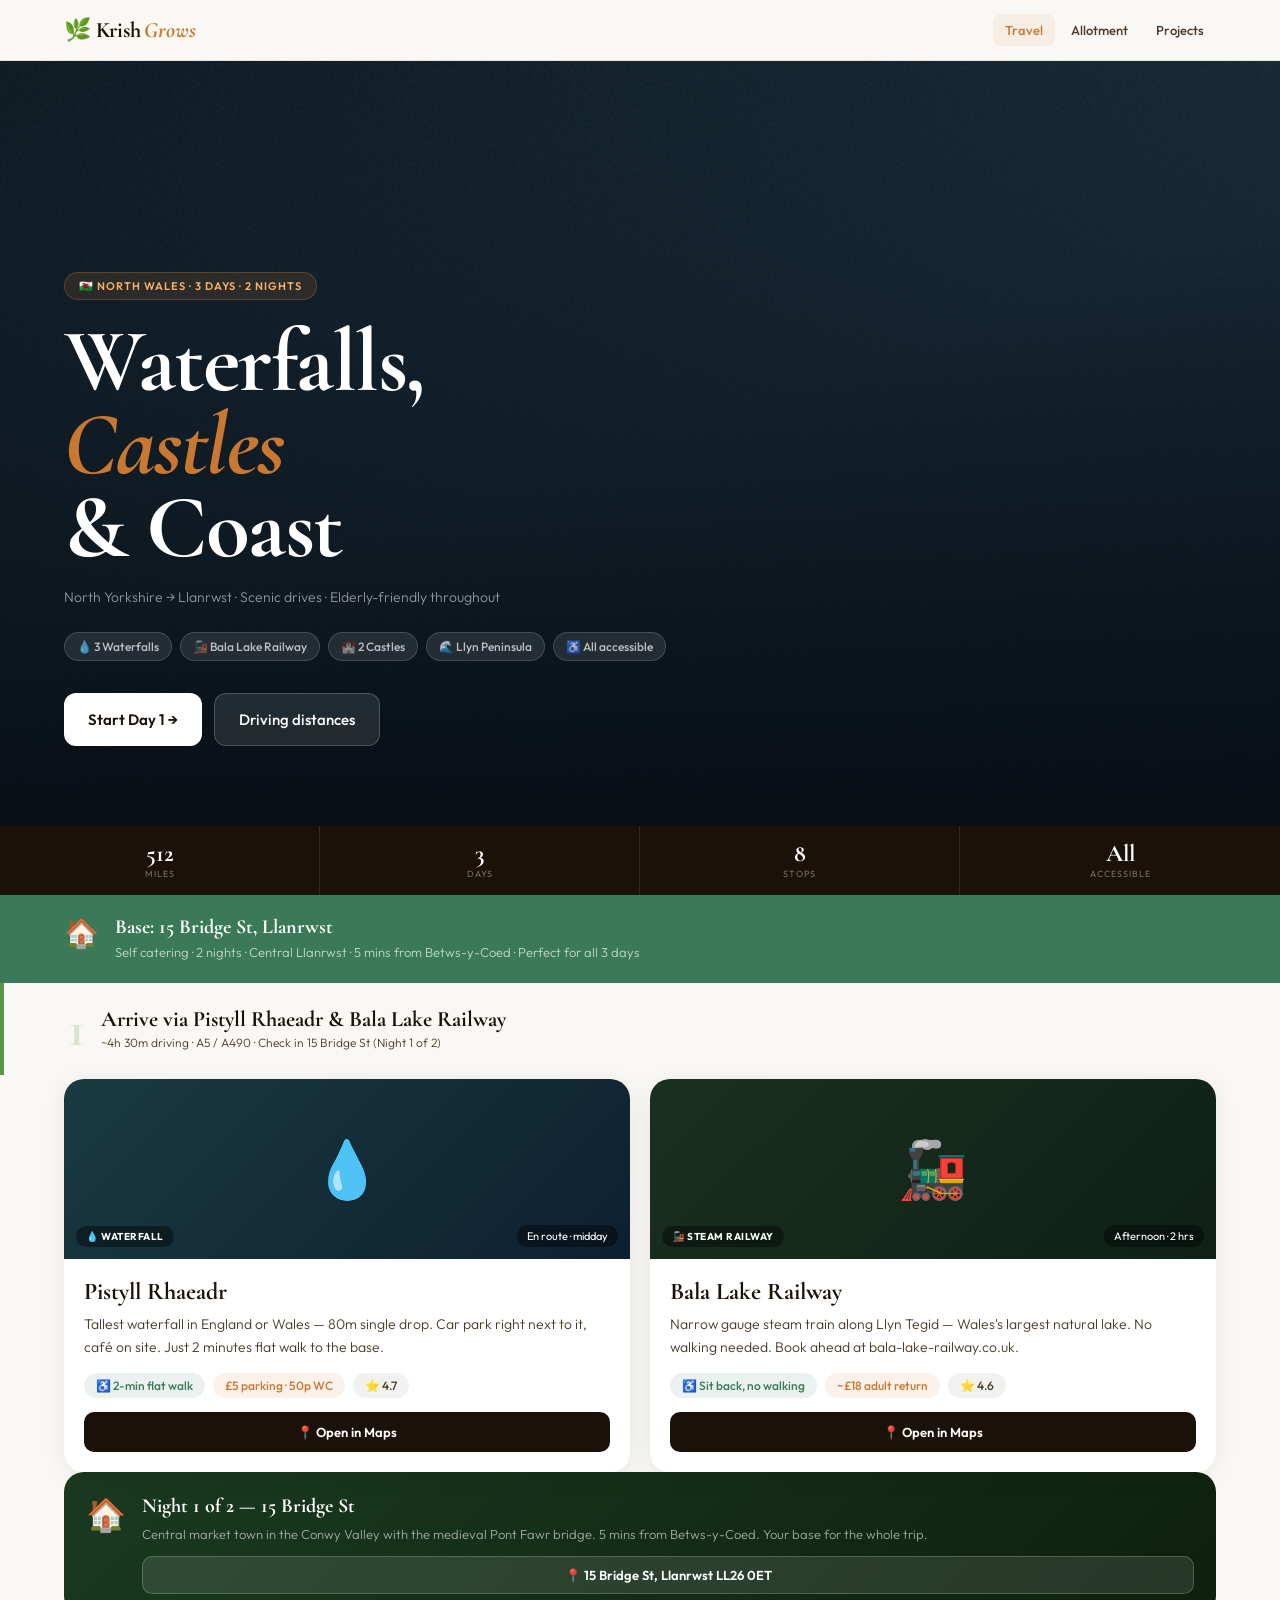
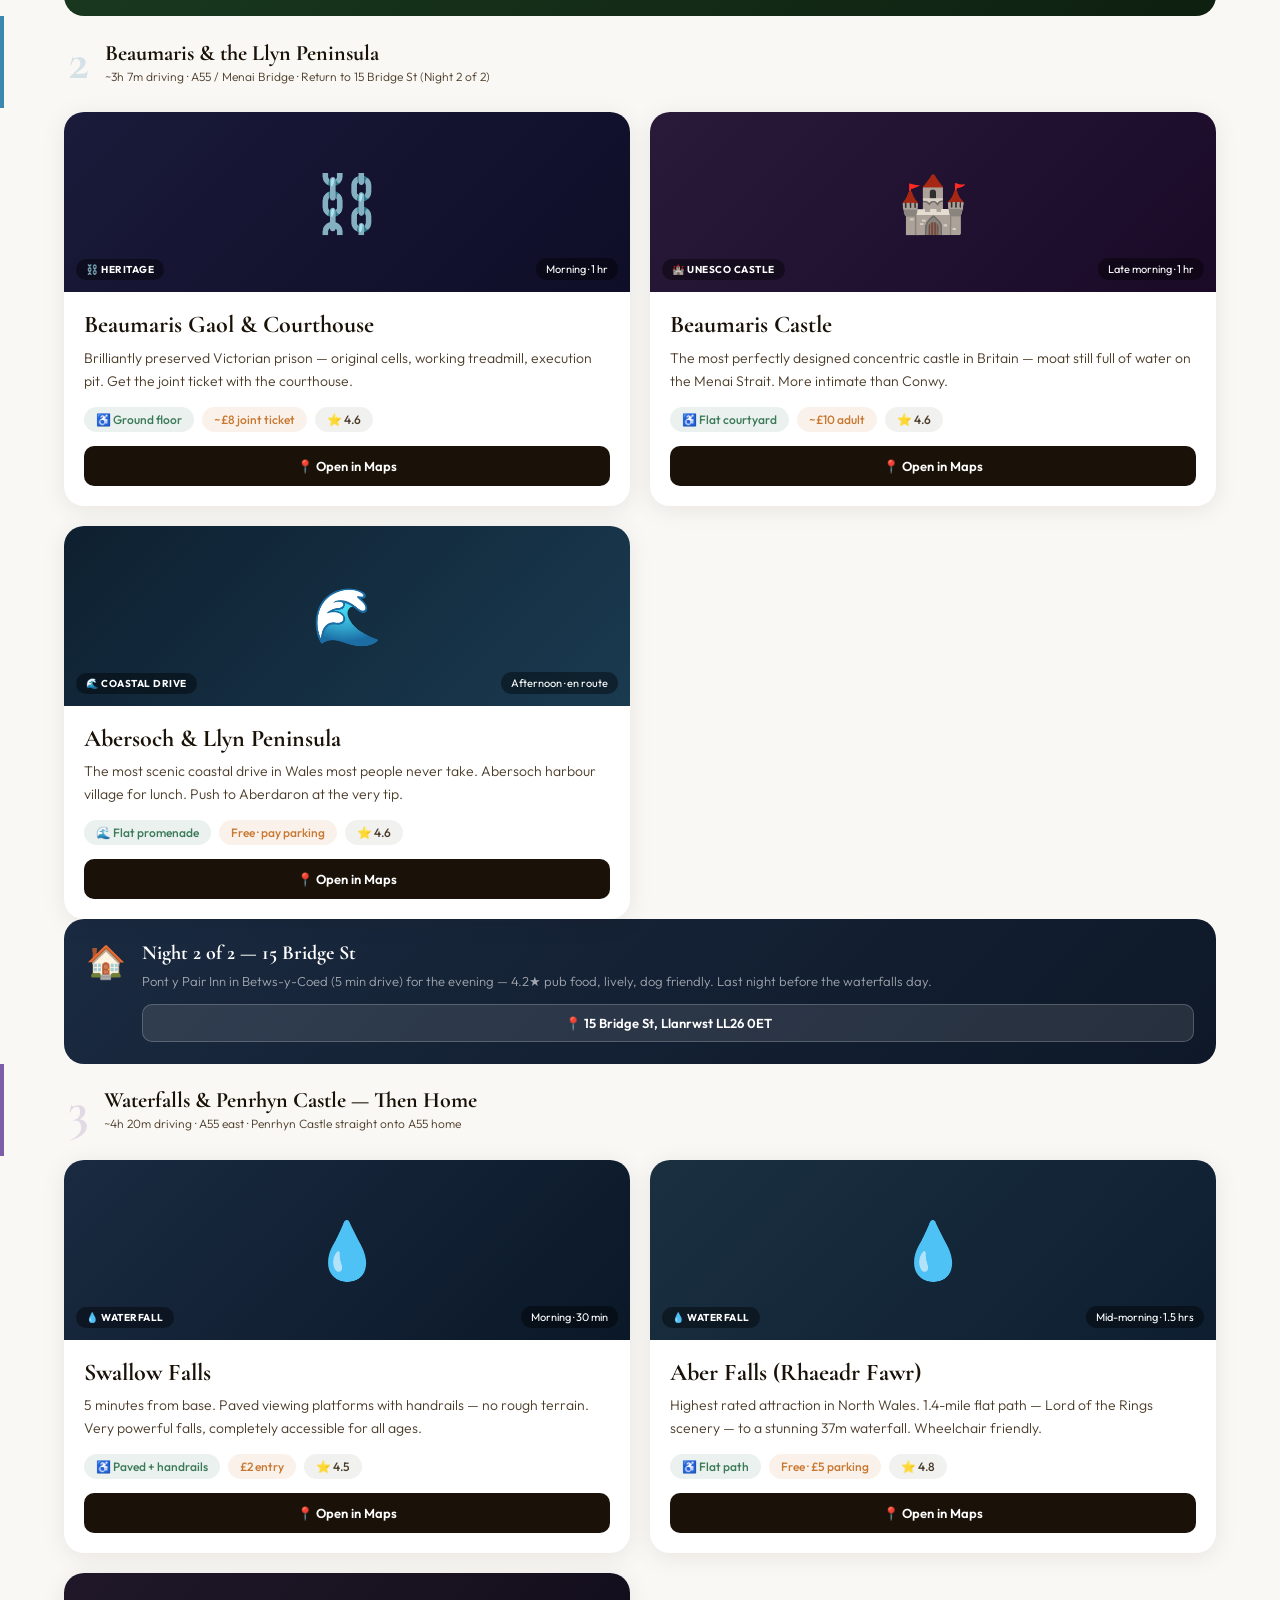
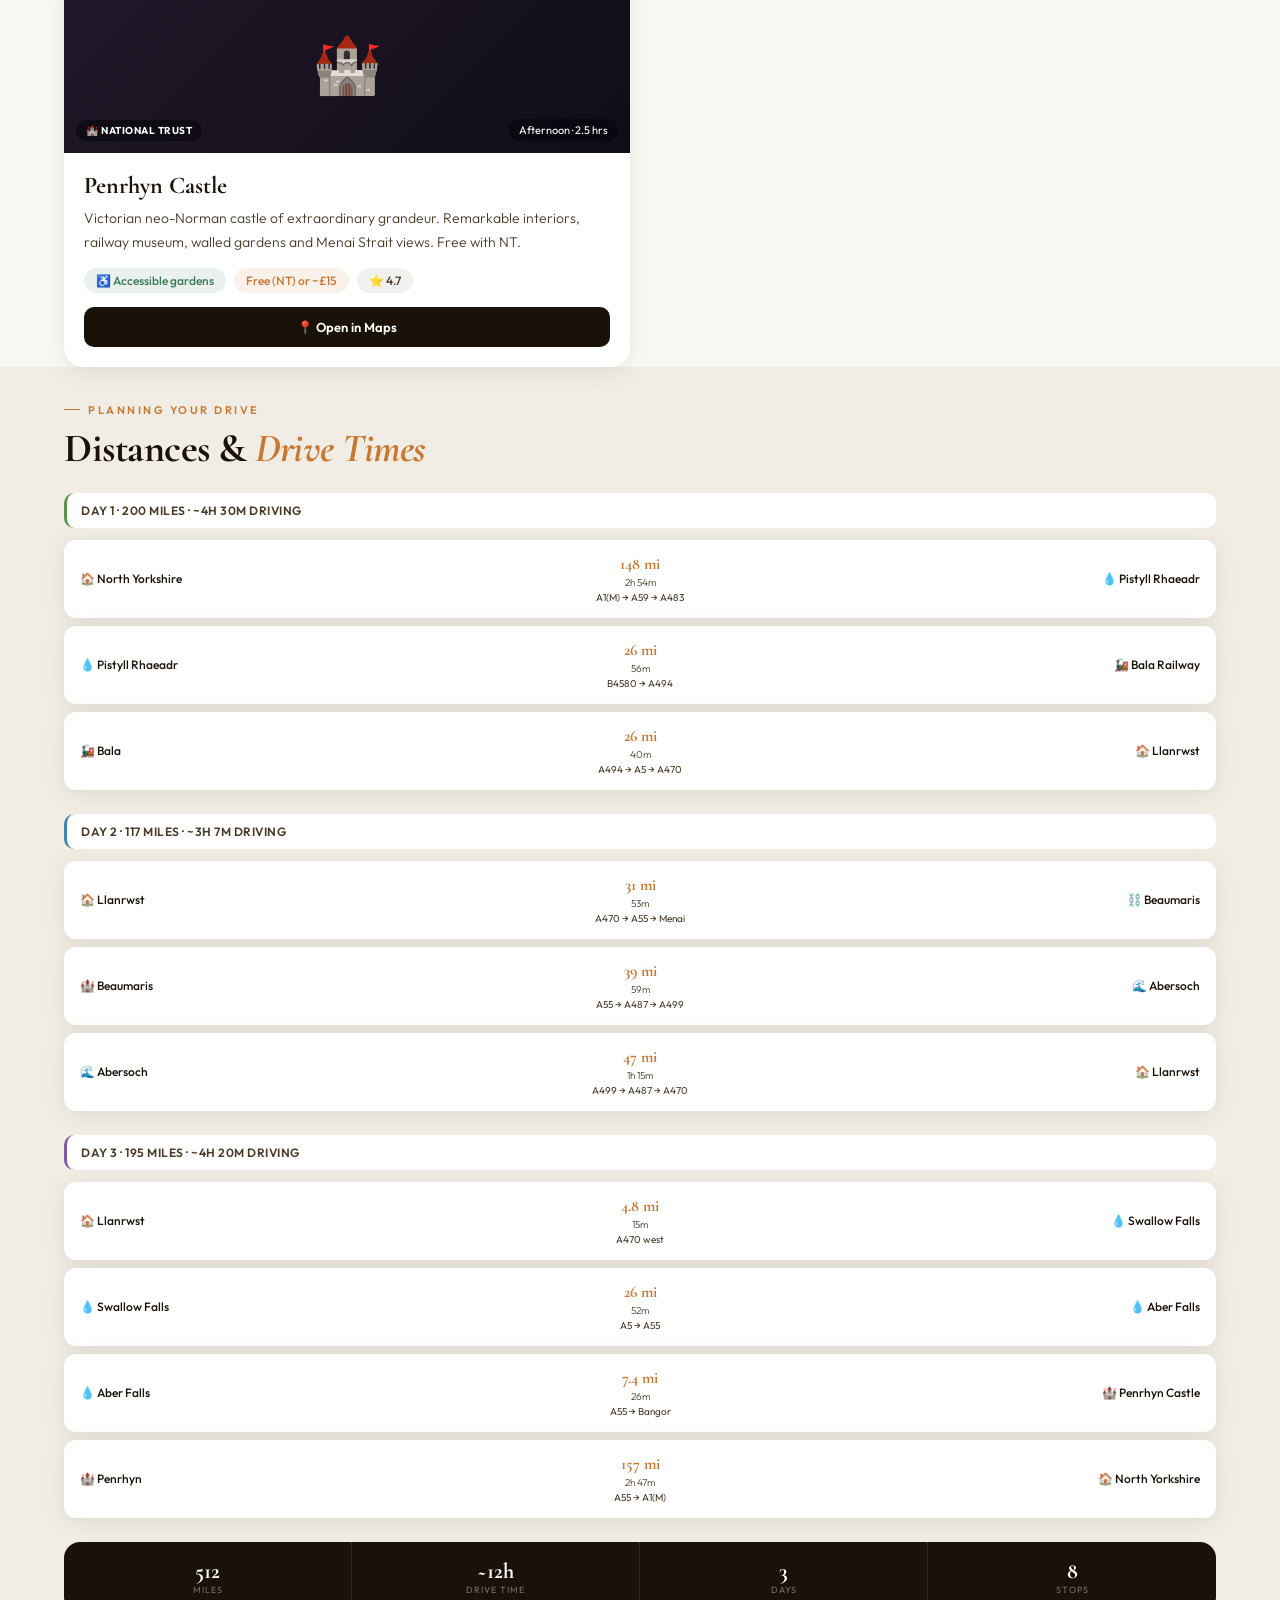
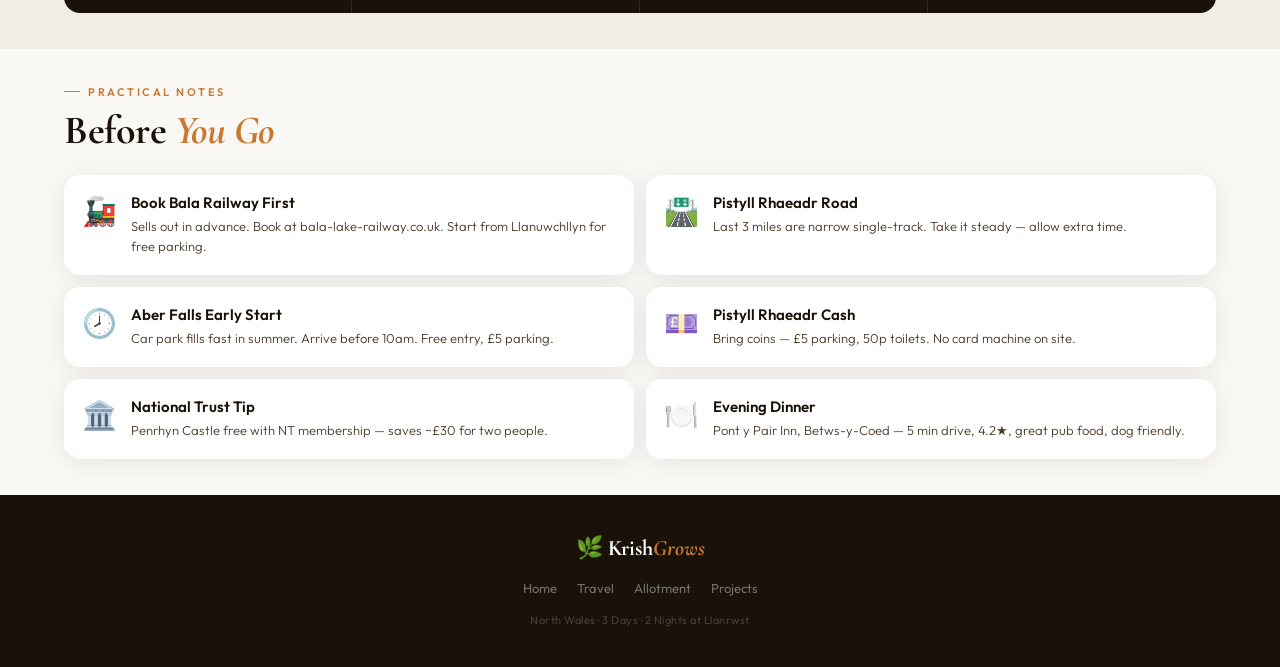
<file: travel/trips/wales-may-2026.html>
<!DOCTYPE html>
<html lang="en">
<head>
<meta charset="UTF-8">
<meta name="viewport" content="width=device-width, initial-scale=1.0">
<title>Wales May 2026 — KrishGrows Travel</title>
<link href="https://fonts.googleapis.com/css2?family=Cormorant+Garamond:ital,wght@0,400;0,600;0,700;1,400;1,600&family=Outfit:wght@300;400;500;600&display=swap" rel="stylesheet">
<style>
*,*::before,*::after{margin:0;padding:0;box-sizing:border-box}
:root{
  --ink:#1a1208;--ink2:#4a3a28;
  --cream:#faf8f4;--warm:#f2ede4;
  --copper:#c87830;--green:#3a7a58;--blue:#4a6898;
  --border:rgba(74,58,40,.1);
  --shadow:0 4px 24px rgba(26,18,8,.08);
  --font-h:'Cormorant Garamond',serif;
  --font-b:'Outfit',sans-serif;
  --pad:20px;
}
html{scroll-behavior:smooth}
body{font-family:var(--font-b);background:var(--cream);color:var(--ink);overflow-x:hidden;-webkit-font-smoothing:antialiased}

/* NAV */
.nav{position:sticky;top:0;z-index:100;background:rgba(250,248,244,.96);backdrop-filter:blur(12px);border-bottom:1px solid var(--border);padding:14px var(--pad);display:flex;align-items:center;justify-content:space-between}
.nav-logo{font-family:var(--font-h);font-size:22px;font-weight:700;color:var(--ink);text-decoration:none;display:flex;align-items:center;gap:3px}
.nav-logo em{color:var(--copper);font-style:italic}
.nav-links{display:flex;gap:4px}
.nav-links a{font-family:var(--font-b);font-size:13px;font-weight:500;color:var(--ink2);text-decoration:none;padding:8px 12px;border-radius:8px;transition:all .2s}
.nav-links a.active{color:var(--copper);background:rgba(200,120,48,.08)}

/* HERO */
.hero{
  position:relative;min-height:80vh;
  display:flex;flex-direction:column;justify-content:flex-end;
  padding:0 var(--pad) 48px;overflow:hidden;
  background:#0a1820;
}
.hero-bg{position:absolute;inset:0;background:linear-gradient(160deg,#0a1820,#162a3a,#0e2030);opacity:1}
.hero-grain{position:absolute;inset:0;background-image:url("data:image/svg+xml,%3Csvg viewBox='0 0 256 256' xmlns='http://www.w3.org/2000/svg'%3E%3Cfilter id='n'%3E%3CfeTurbulence type='fractalNoise' baseFrequency='0.9' numOctaves='4' stitchTiles='stitch'/%3E%3C/filter%3E%3Crect width='100%25' height='100%25' filter='url(%23n)' opacity='0.05'/%3E%3C/svg%3E");pointer-events:none}
.hero-gradient{position:absolute;inset:0;background:linear-gradient(to top,rgba(8,14,20,.98) 0%,rgba(8,14,20,.4) 60%,transparent 100%)}
.hero-content{position:relative;z-index:2}
.hero-badge{display:inline-flex;align-items:center;gap:8px;background:rgba(200,120,48,.15);border:1px solid rgba(200,120,48,.3);color:#f4b06a;font-size:11px;font-weight:600;letter-spacing:1px;text-transform:uppercase;padding:6px 14px;border-radius:20px;margin-bottom:20px}
.hero h1{font-family:var(--font-h);font-size:clamp(44px,8vw,80px);font-weight:700;line-height:.93;letter-spacing:-1.5px;color:white;margin-bottom:16px}
.hero h1 em{color:var(--copper);font-style:italic}
.hero-sub{font-size:14px;font-weight:300;color:rgba(255,255,255,.55);margin-bottom:24px;line-height:1.6}
.hero-pills{display:flex;flex-wrap:wrap;gap:8px;margin-bottom:32px}
.hero-pill{font-size:12px;font-weight:500;color:rgba(255,255,255,.7);background:rgba(255,255,255,.1);border:1px solid rgba(255,255,255,.15);padding:6px 12px;border-radius:20px;backdrop-filter:blur(4px)}
.hero-actions{display:flex;flex-direction:column;gap:12px}
.btn-primary{display:flex;align-items:center;justify-content:center;background:white;color:var(--ink);font-family:var(--font-b);font-size:15px;font-weight:600;padding:16px 24px;border-radius:12px;text-decoration:none}
.btn-ghost{display:flex;align-items:center;justify-content:center;background:rgba(255,255,255,.1);border:1px solid rgba(255,255,255,.2);color:white;font-family:var(--font-b);font-size:15px;font-weight:500;padding:16px 24px;border-radius:12px;text-decoration:none}

/* STATS */
.stats{background:var(--ink);display:grid;grid-template-columns:repeat(4,1fr)}
.stat{display:flex;flex-direction:column;align-items:center;gap:2px;padding:16px 8px;border-right:1px solid rgba(255,255,255,.1)}
.stat:last-child{border-right:none}
.stat-n{font-family:var(--font-h);font-size:24px;font-weight:700;color:white;line-height:1}
.stat-n em{color:var(--copper);font-style:italic}
.stat-l{font-size:9px;letter-spacing:1px;text-transform:uppercase;color:rgba(255,255,255,.4);text-align:center}

/* STAY BANNER */
.stay{background:var(--green);padding:20px var(--pad);display:flex;gap:16px;align-items:flex-start}
.stay-icon{font-size:28px;flex-shrink:0}
.stay-title{font-family:var(--font-h);font-size:20px;font-weight:700;color:white;margin-bottom:4px}
.stay-desc{font-size:13px;color:rgba(255,255,255,.7);font-weight:300;line-height:1.5}

/* SECTION */
.section{padding:36px var(--pad)}
.eyebrow{font-size:11px;font-weight:600;letter-spacing:2.5px;text-transform:uppercase;color:var(--copper);display:flex;align-items:center;gap:8px;margin-bottom:10px}
.eyebrow::before{content:'';width:16px;height:1px;background:var(--copper)}
h2{font-family:var(--font-h);font-size:clamp(28px,5vw,40px);font-weight:700;color:var(--ink);line-height:1.05;letter-spacing:-.5px;margin-bottom:24px}
h2 em{color:var(--copper);font-style:italic}

/* DAY HEADER */
.day-header{
  display:flex;align-items:center;gap:16px;
  padding:20px var(--pad);
  border-left:4px solid var(--copper);
  margin:0 0 4px;
}
.day-header.d1{border-color:#5a9448}
.day-header.d2{border-color:#3d88b0}
.day-header.d3{border-color:#7b5ea7}
.day-num{font-family:var(--font-h);font-size:52px;font-weight:700;color:rgba(200,120,48,.15);line-height:1;flex-shrink:0}
.day-num.d1{color:rgba(90,148,72,.2)}
.day-num.d2{color:rgba(61,136,176,.2)}
.day-num.d3{color:rgba(123,94,167,.2)}
.day-title{font-family:var(--font-h);font-size:22px;font-weight:700;color:var(--ink);line-height:1.1;margin-bottom:4px}
.day-meta{font-size:12px;color:var(--ink2);font-weight:300}

/* STOP CARD */
.stop-card{background:white;border-radius:20px;overflow:hidden;box-shadow:var(--shadow);margin:0 var(--pad) 16px}
.stop-img{height:180px;display:flex;align-items:center;justify-content:center;font-size:56px;position:relative}
.stop-type{position:absolute;bottom:12px;left:12px;font-size:10px;font-weight:700;letter-spacing:.5px;text-transform:uppercase;padding:4px 10px;border-radius:20px;background:rgba(0,0,0,.4);color:white;backdrop-filter:blur(4px)}
.stop-time{position:absolute;bottom:12px;right:12px;font-size:11px;color:white;background:rgba(0,0,0,.4);backdrop-filter:blur(4px);padding:4px 10px;border-radius:20px}
.stop-body{padding:20px}
.stop-name{font-family:var(--font-h);font-size:24px;font-weight:700;color:var(--ink);margin-bottom:8px;line-height:1.1}
.stop-desc{font-size:14px;color:var(--ink2);line-height:1.65;font-weight:300;margin-bottom:14px}
.stop-tags{display:flex;flex-wrap:wrap;gap:8px;margin-bottom:14px}
.stop-tag{font-size:12px;font-weight:500;padding:5px 12px;border-radius:20px}
.tag-access{background:rgba(58,122,88,.1);color:var(--green)}
.tag-cost{background:rgba(200,120,48,.1);color:var(--copper)}
.tag-rating{background:rgba(26,18,8,.06);color:var(--ink2)}
.maps-btn{display:flex;align-items:center;justify-content:center;gap:8px;background:var(--ink);color:white;font-family:var(--font-b);font-size:13px;font-weight:600;padding:12px;border-radius:10px;text-decoration:none;-webkit-tap-highlight-color:transparent}
.maps-btn:active{background:var(--copper)}

/* STAY CARD */
.stay-card{background:linear-gradient(135deg,#1a3a20,#0e2010);border-radius:20px;padding:22px;margin:0 var(--pad) 16px;display:flex;gap:16px;align-items:flex-start}
.stay-card-icon{font-size:32px;flex-shrink:0}
.stay-card-title{font-family:var(--font-h);font-size:20px;font-weight:700;color:white;margin-bottom:6px}
.stay-card-desc{font-size:13px;color:rgba(255,255,255,.6);font-weight:300;line-height:1.55;margin-bottom:12px}
.stay-maps-btn{display:flex;align-items:center;justify-content:center;gap:8px;background:rgba(255,255,255,.1);border:1px solid rgba(255,255,255,.2);color:white;font-family:var(--font-b);font-size:13px;font-weight:600;padding:10px;border-radius:10px;text-decoration:none}

/* DRIVE SECTION */
.drive-section{padding:36px var(--pad);background:var(--warm)}
.drive-day{margin-bottom:24px}
.drive-day-label{font-size:12px;font-weight:600;color:var(--ink2);letter-spacing:.5px;text-transform:uppercase;padding:10px 14px;background:white;border-radius:10px;margin-bottom:12px;border-left:3px solid var(--copper)}
.d1-label{border-color:#5a9448}
.d2-label{border-color:#3d88b0}
.d3-label{border-color:#7b5ea7}
.drive-legs{display:flex;flex-direction:column;gap:8px}
.drive-leg{background:white;border-radius:12px;padding:14px 16px;display:grid;grid-template-columns:1fr auto 1fr;gap:8px;align-items:center;box-shadow:var(--shadow)}
.leg-from,.leg-to{font-size:12px;font-weight:500;color:var(--ink)}
.leg-to{text-align:right}
.leg-mid{display:flex;flex-direction:column;align-items:center;gap:2px}
.leg-miles{font-family:var(--font-h);font-size:16px;font-weight:700;color:var(--copper)}
.leg-time{font-size:10px;color:var(--ink2);font-weight:300}
.leg-route{font-size:10px;color:var(--ink2);text-align:center}
.trip-total{display:grid;grid-template-columns:repeat(4,1fr);background:var(--ink);border-radius:16px;overflow:hidden;margin-top:20px}
.total-item{display:flex;flex-direction:column;align-items:center;gap:2px;padding:18px 8px;border-right:1px solid rgba(255,255,255,.1)}
.total-item:last-child{border-right:none}
.total-num{font-family:var(--font-h);font-size:22px;font-weight:700;color:white;line-height:1}
.total-label{font-size:9px;letter-spacing:1px;text-transform:uppercase;color:rgba(255,255,255,.4);text-align:center}

/* TIPS */
.tips-section{padding:36px var(--pad)}
.tips-grid{display:flex;flex-direction:column;gap:12px;margin-top:20px}
.tip{background:white;border-radius:16px;padding:18px;display:flex;gap:14px;align-items:flex-start;box-shadow:var(--shadow)}
.tip-icon{font-size:28px;flex-shrink:0}
.tip-title{font-size:15px;font-weight:600;color:var(--ink);margin-bottom:4px}
.tip-desc{font-size:13px;color:var(--ink2);font-weight:300;line-height:1.6}

/* FOOTER */
.footer{background:var(--ink);padding:40px var(--pad);text-align:center;display:flex;flex-direction:column;align-items:center;gap:16px}
.footer-logo{font-family:var(--font-h);font-size:22px;font-weight:700;color:white;text-decoration:none}
.footer-logo em{color:var(--copper);font-style:italic}
.footer-links{display:flex;gap:20px;list-style:none;flex-wrap:wrap;justify-content:center}
.footer-links a{font-size:13px;color:rgba(255,255,255,.4);text-decoration:none}
.footer-copy{font-size:11px;color:rgba(255,255,255,.2);letter-spacing:.5px}

/* DESKTOP */
@media(min-width:768px){
  :root{--pad:5vw}
  .hero{min-height:85vh;padding:0 var(--pad) 80px}
  .hero h1{font-size:clamp(64px,7vw,96px)}
  .hero-actions{flex-direction:row}
  .btn-primary,.btn-ghost{width:auto}
  .stops-grid{display:grid;grid-template-columns:1fr 1fr;gap:20px;padding:0 var(--pad)}
  .stop-card{margin:0}
  .stay-card{margin:0 var(--pad)}
  .tips-grid{display:grid;grid-template-columns:1fr 1fr}
  .drive-leg{grid-template-columns:1fr auto 1fr}
}
</style>
</head>
<body>

<!-- NAV -->
<nav class="nav">
  <a href="https://travel.krishgrows.com" class="nav-logo">🌿 Krish<em>Grows</em></a>
  <div class="nav-links">
    <a href="https://travel.krishgrows.com" class="active">Travel</a>
    <a href="https://allotment.krishgrows.com">Allotment</a>
    <a href="https://projects.krishgrows.com">Projects</a>
  </div>
</nav>

<!-- HERO -->
<div class="hero">
  <div class="hero-bg"></div>
  <div class="hero-grain"></div>
  <div class="hero-gradient"></div>
  <div class="hero-content">
    <div class="hero-badge">🏴󠁧󠁢󠁷󠁬󠁳󠁿 North Wales · 3 Days · 2 Nights</div>
    <h1>Waterfalls,<br><em>Castles</em><br>&amp; Coast</h1>
    <p class="hero-sub">North Yorkshire → Llanrwst · Scenic drives · Elderly-friendly throughout</p>
    <div class="hero-pills">
      <span class="hero-pill">💧 3 Waterfalls</span>
      <span class="hero-pill">🚂 Bala Lake Railway</span>
      <span class="hero-pill">🏰 2 Castles</span>
      <span class="hero-pill">🌊 Llyn Peninsula</span>
      <span class="hero-pill">♿ All accessible</span>
    </div>
    <div class="hero-actions">
      <a href="#day1" class="btn-primary">Start Day 1 →</a>
      <a href="#driving" class="btn-ghost">Driving distances</a>
    </div>
  </div>
</div>

<!-- STATS -->
<div class="stats">
  <div class="stat"><div class="stat-n">512</div><div class="stat-l">Miles</div></div>
  <div class="stat"><div class="stat-n">3</div><div class="stat-l">Days</div></div>
  <div class="stat"><div class="stat-n">8</div><div class="stat-l">Stops</div></div>
  <div class="stat"><div class="stat-n">All</div><div class="stat-l">Accessible</div></div>
</div>

<!-- STAY BANNER -->
<div class="stay">
  <div class="stay-icon">🏠</div>
  <div>
    <div class="stay-title">Base: 15 Bridge St, Llanrwst</div>
    <div class="stay-desc">Self catering · 2 nights · Central Llanrwst · 5 mins from Betws-y-Coed · Perfect for all 3 days</div>
  </div>
</div>

<!-- DAY 1 -->
<div id="day1">
  <div class="day-header d1">
    <div class="day-num d1">1</div>
    <div>
      <div class="day-title">Arrive via Pistyll Rhaeadr &amp; Bala Lake Railway</div>
      <div class="day-meta">~4h 30m driving · A5 / A490 · Check in 15 Bridge St (Night 1 of 2)</div>
    </div>
  </div>
  <div class="stops-grid">
    <div class="stop-card">
      <div class="stop-img" style="background:linear-gradient(135deg,#1a3a40,#0e2030)">
        💧
        <div class="stop-type">💧 Waterfall</div>
        <div class="stop-time">En route · midday</div>
      </div>
      <div class="stop-body">
        <div class="stop-name">Pistyll Rhaeadr</div>
        <p class="stop-desc">Tallest waterfall in England or Wales — 80m single drop. Car park right next to it, café on site. Just 2 minutes flat walk to the base.</p>
        <div class="stop-tags">
          <span class="stop-tag tag-access">♿ 2-min flat walk</span>
          <span class="stop-tag tag-cost">£5 parking · 50p WC</span>
          <span class="stop-tag tag-rating">⭐ 4.7</span>
        </div>
        <a href="https://maps.google.com/?q=Pistyll+Rhaeadr,SY10+0BZ" target="_blank" class="maps-btn">📍 Open in Maps</a>
      </div>
    </div>

    <div class="stop-card">
      <div class="stop-img" style="background:linear-gradient(135deg,#1a3020,#0e2018)">
        🚂
        <div class="stop-type">🚂 Steam Railway</div>
        <div class="stop-time">Afternoon · 2 hrs</div>
      </div>
      <div class="stop-body">
        <div class="stop-name">Bala Lake Railway</div>
        <p class="stop-desc">Narrow gauge steam train along Llyn Tegid — Wales's largest natural lake. No walking needed. Book ahead at bala-lake-railway.co.uk.</p>
        <div class="stop-tags">
          <span class="stop-tag tag-access">♿ Sit back, no walking</span>
          <span class="stop-tag tag-cost">~£18 adult return</span>
          <span class="stop-tag tag-rating">⭐ 4.6</span>
        </div>
        <a href="https://maps.google.com/?q=Bala+Lake+Railway,Llanuwchllyn,LL23+7DD" target="_blank" class="maps-btn">📍 Open in Maps</a>
      </div>
    </div>
  </div>

  <div class="stay-card">
    <div class="stay-card-icon">🏠</div>
    <div style="flex:1">
      <div class="stay-card-title">Night 1 of 2 — 15 Bridge St</div>
      <p class="stay-card-desc">Central market town in the Conwy Valley with the medieval Pont Fawr bridge. 5 mins from Betws-y-Coed. Your base for the whole trip.</p>
      <a href="https://maps.google.com/?q=15+Bridge+Street,Llanrwst,LL26+0ET" target="_blank" class="stay-maps-btn">📍 15 Bridge St, Llanrwst LL26 0ET</a>
    </div>
  </div>
</div>

<!-- DAY 2 -->
<div id="day2">
  <div class="day-header d2">
    <div class="day-num d2">2</div>
    <div>
      <div class="day-title">Beaumaris &amp; the Llyn Peninsula</div>
      <div class="day-meta">~3h 7m driving · A55 / Menai Bridge · Return to 15 Bridge St (Night 2 of 2)</div>
    </div>
  </div>
  <div class="stops-grid">
    <div class="stop-card">
      <div class="stop-img" style="background:linear-gradient(135deg,#1a1a3a,#0e0e28)">
        ⛓️
        <div class="stop-type">⛓️ Heritage</div>
        <div class="stop-time">Morning · 1 hr</div>
      </div>
      <div class="stop-body">
        <div class="stop-name">Beaumaris Gaol &amp; Courthouse</div>
        <p class="stop-desc">Brilliantly preserved Victorian prison — original cells, working treadmill, execution pit. Get the joint ticket with the courthouse.</p>
        <div class="stop-tags">
          <span class="stop-tag tag-access">♿ Ground floor</span>
          <span class="stop-tag tag-cost">~£8 joint ticket</span>
          <span class="stop-tag tag-rating">⭐ 4.6</span>
        </div>
        <a href="https://maps.google.com/?q=Beaumaris+Gaol,Steeple+Lane,Beaumaris,LL58+8EP" target="_blank" class="maps-btn">📍 Open in Maps</a>
      </div>
    </div>

    <div class="stop-card">
      <div class="stop-img" style="background:linear-gradient(135deg,#2a1a3a,#1a0a28)">
        🏰
        <div class="stop-type">🏰 UNESCO Castle</div>
        <div class="stop-time">Late morning · 1 hr</div>
      </div>
      <div class="stop-body">
        <div class="stop-name">Beaumaris Castle</div>
        <p class="stop-desc">The most perfectly designed concentric castle in Britain — moat still full of water on the Menai Strait. More intimate than Conwy.</p>
        <div class="stop-tags">
          <span class="stop-tag tag-access">♿ Flat courtyard</span>
          <span class="stop-tag tag-cost">~£10 adult</span>
          <span class="stop-tag tag-rating">⭐ 4.6</span>
        </div>
        <a href="https://maps.google.com/?q=Beaumaris+Castle,LL58+8AP" target="_blank" class="maps-btn">📍 Open in Maps</a>
      </div>
    </div>

    <div class="stop-card">
      <div class="stop-img" style="background:linear-gradient(135deg,#0e2030,#1a3a50)">
        🌊
        <div class="stop-type">🌊 Coastal Drive</div>
        <div class="stop-time">Afternoon · en route</div>
      </div>
      <div class="stop-body">
        <div class="stop-name">Abersoch &amp; Llyn Peninsula</div>
        <p class="stop-desc">The most scenic coastal drive in Wales most people never take. Abersoch harbour village for lunch. Push to Aberdaron at the very tip.</p>
        <div class="stop-tags">
          <span class="stop-tag tag-access">🌊 Flat promenade</span>
          <span class="stop-tag tag-cost">Free · pay parking</span>
          <span class="stop-tag tag-rating">⭐ 4.6</span>
        </div>
        <a href="https://maps.google.com/?q=Abersoch,Gwynedd,LL53+7EA" target="_blank" class="maps-btn">📍 Open in Maps</a>
      </div>
    </div>
  </div>

  <div class="stay-card" style="background:linear-gradient(135deg,#1a2a40,#0e1828)">
    <div class="stay-card-icon">🏠</div>
    <div style="flex:1">
      <div class="stay-card-title">Night 2 of 2 — 15 Bridge St</div>
      <p class="stay-card-desc">Pont y Pair Inn in Betws-y-Coed (5 min drive) for the evening — 4.2★ pub food, lively, dog friendly. Last night before the waterfalls day.</p>
      <a href="https://maps.google.com/?q=15+Bridge+Street,Llanrwst,LL26+0ET" target="_blank" class="stay-maps-btn">📍 15 Bridge St, Llanrwst LL26 0ET</a>
    </div>
  </div>
</div>

<!-- DAY 3 -->
<div id="day3">
  <div class="day-header d3">
    <div class="day-num d3">3</div>
    <div>
      <div class="day-title">Waterfalls &amp; Penrhyn Castle — Then Home</div>
      <div class="day-meta">~4h 20m driving · A55 east · Penrhyn Castle straight onto A55 home</div>
    </div>
  </div>
  <div class="stops-grid">
    <div class="stop-card">
      <div class="stop-img" style="background:linear-gradient(135deg,#1a2a40,#0a1828)">
        💧
        <div class="stop-type">💧 Waterfall</div>
        <div class="stop-time">Morning · 30 min</div>
      </div>
      <div class="stop-body">
        <div class="stop-name">Swallow Falls</div>
        <p class="stop-desc">5 minutes from base. Paved viewing platforms with handrails — no rough terrain. Very powerful falls, completely accessible for all ages.</p>
        <div class="stop-tags">
          <span class="stop-tag tag-access">♿ Paved + handrails</span>
          <span class="stop-tag tag-cost">£2 entry</span>
          <span class="stop-tag tag-rating">⭐ 4.5</span>
        </div>
        <a href="https://maps.google.com/?q=Swallow+Falls,Betws-y-Coed,LL24+0DW" target="_blank" class="maps-btn">📍 Open in Maps</a>
      </div>
    </div>

    <div class="stop-card">
      <div class="stop-img" style="background:linear-gradient(135deg,#1a3040,#0e1e30)">
        💧
        <div class="stop-type">💧 Waterfall</div>
        <div class="stop-time">Mid-morning · 1.5 hrs</div>
      </div>
      <div class="stop-body">
        <div class="stop-name">Aber Falls (Rhaeadr Fawr)</div>
        <p class="stop-desc">Highest rated attraction in North Wales. 1.4-mile flat path — Lord of the Rings scenery — to a stunning 37m waterfall. Wheelchair friendly.</p>
        <div class="stop-tags">
          <span class="stop-tag tag-access">♿ Flat path</span>
          <span class="stop-tag tag-cost">Free · £5 parking</span>
          <span class="stop-tag tag-rating">⭐ 4.8</span>
        </div>
        <a href="https://maps.google.com/?q=Aber+Falls+Car+Park,Abergwyngregyn,LL33+0LP" target="_blank" class="maps-btn">📍 Open in Maps</a>
      </div>
    </div>

    <div class="stop-card">
      <div class="stop-img" style="background:linear-gradient(135deg,#201828,#100c1a)">
        🏰
        <div class="stop-type">🏰 National Trust</div>
        <div class="stop-time">Afternoon · 2.5 hrs</div>
      </div>
      <div class="stop-body">
        <div class="stop-name">Penrhyn Castle</div>
        <p class="stop-desc">Victorian neo-Norman castle of extraordinary grandeur. Remarkable interiors, railway museum, walled gardens and Menai Strait views. Free with NT.</p>
        <div class="stop-tags">
          <span class="stop-tag tag-access">♿ Accessible gardens</span>
          <span class="stop-tag tag-cost">Free (NT) or ~£15</span>
          <span class="stop-tag tag-rating">⭐ 4.7</span>
        </div>
        <a href="https://maps.google.com/?q=Penrhyn+Castle,Bangor,LL57+4HN" target="_blank" class="maps-btn">📍 Open in Maps</a>
      </div>
    </div>
  </div>
</div>

<!-- DRIVING DISTANCES -->
<div class="drive-section" id="driving">
  <div class="eyebrow">Planning Your Drive</div>
  <h2>Distances &amp; <em>Drive Times</em></h2>

  <div class="drive-day">
    <div class="drive-day-label d1-label">Day 1 · 200 miles · ~4h 30m driving</div>
    <div class="drive-legs">
      <div class="drive-leg">
        <div class="leg-from">🏠 North Yorkshire</div>
        <div class="leg-mid"><span class="leg-miles">148 mi</span><span class="leg-time">2h 54m</span><span class="leg-route">A1(M) → A59 → A483</span></div>
        <div class="leg-to">💧 Pistyll Rhaeadr</div>
      </div>
      <div class="drive-leg">
        <div class="leg-from">💧 Pistyll Rhaeadr</div>
        <div class="leg-mid"><span class="leg-miles">26 mi</span><span class="leg-time">56m</span><span class="leg-route">B4580 → A494</span></div>
        <div class="leg-to">🚂 Bala Railway</div>
      </div>
      <div class="drive-leg">
        <div class="leg-from">🚂 Bala</div>
        <div class="leg-mid"><span class="leg-miles">26 mi</span><span class="leg-time">40m</span><span class="leg-route">A494 → A5 → A470</span></div>
        <div class="leg-to">🏠 Llanrwst</div>
      </div>
    </div>
  </div>

  <div class="drive-day">
    <div class="drive-day-label d2-label">Day 2 · 117 miles · ~3h 7m driving</div>
    <div class="drive-legs">
      <div class="drive-leg">
        <div class="leg-from">🏠 Llanrwst</div>
        <div class="leg-mid"><span class="leg-miles">31 mi</span><span class="leg-time">53m</span><span class="leg-route">A470 → A55 → Menai</span></div>
        <div class="leg-to">⛓️ Beaumaris</div>
      </div>
      <div class="drive-leg">
        <div class="leg-from">🏰 Beaumaris</div>
        <div class="leg-mid"><span class="leg-miles">39 mi</span><span class="leg-time">59m</span><span class="leg-route">A55 → A487 → A499</span></div>
        <div class="leg-to">🌊 Abersoch</div>
      </div>
      <div class="drive-leg">
        <div class="leg-from">🌊 Abersoch</div>
        <div class="leg-mid"><span class="leg-miles">47 mi</span><span class="leg-time">1h 15m</span><span class="leg-route">A499 → A487 → A470</span></div>
        <div class="leg-to">🏠 Llanrwst</div>
      </div>
    </div>
  </div>

  <div class="drive-day">
    <div class="drive-day-label d3-label">Day 3 · 195 miles · ~4h 20m driving</div>
    <div class="drive-legs">
      <div class="drive-leg">
        <div class="leg-from">🏠 Llanrwst</div>
        <div class="leg-mid"><span class="leg-miles">4.8 mi</span><span class="leg-time">15m</span><span class="leg-route">A470 west</span></div>
        <div class="leg-to">💧 Swallow Falls</div>
      </div>
      <div class="drive-leg">
        <div class="leg-from">💧 Swallow Falls</div>
        <div class="leg-mid"><span class="leg-miles">26 mi</span><span class="leg-time">52m</span><span class="leg-route">A5 → A55</span></div>
        <div class="leg-to">💧 Aber Falls</div>
      </div>
      <div class="drive-leg">
        <div class="leg-from">💧 Aber Falls</div>
        <div class="leg-mid"><span class="leg-miles">7.4 mi</span><span class="leg-time">26m</span><span class="leg-route">A55 → Bangor</span></div>
        <div class="leg-to">🏰 Penrhyn Castle</div>
      </div>
      <div class="drive-leg">
        <div class="leg-from">🏰 Penrhyn</div>
        <div class="leg-mid"><span class="leg-miles">157 mi</span><span class="leg-time">2h 47m</span><span class="leg-route">A55 → A1(M)</span></div>
        <div class="leg-to">🏠 North Yorkshire</div>
      </div>
    </div>
  </div>

  <div class="trip-total">
    <div class="total-item"><div class="total-num">512</div><div class="total-label">Miles</div></div>
    <div class="total-item"><div class="total-num">~12h</div><div class="total-label">Drive Time</div></div>
    <div class="total-item"><div class="total-num">3</div><div class="total-label">Days</div></div>
    <div class="total-item"><div class="total-num">8</div><div class="total-label">Stops</div></div>
  </div>
</div>

<!-- TIPS -->
<div class="tips-section">
  <div class="eyebrow">Practical Notes</div>
  <h2>Before <em>You Go</em></h2>
  <div class="tips-grid">
    <div class="tip"><div class="tip-icon">🚂</div><div><div class="tip-title">Book Bala Railway First</div><p class="tip-desc">Sells out in advance. Book at bala-lake-railway.co.uk. Start from Llanuwchllyn for free parking.</p></div></div>
    <div class="tip"><div class="tip-icon">🛣️</div><div><div class="tip-title">Pistyll Rhaeadr Road</div><p class="tip-desc">Last 3 miles are narrow single-track. Take it steady — allow extra time.</p></div></div>
    <div class="tip"><div class="tip-icon">🕗</div><div><div class="tip-title">Aber Falls Early Start</div><p class="tip-desc">Car park fills fast in summer. Arrive before 10am. Free entry, £5 parking.</p></div></div>
    <div class="tip"><div class="tip-icon">💷</div><div><div class="tip-title">Pistyll Rhaeadr Cash</div><p class="tip-desc">Bring coins — £5 parking, 50p toilets. No card machine on site.</p></div></div>
    <div class="tip"><div class="tip-icon">🏛️</div><div><div class="tip-title">National Trust Tip</div><p class="tip-desc">Penrhyn Castle free with NT membership — saves ~£30 for two people.</p></div></div>
    <div class="tip"><div class="tip-icon">🍽️</div><div><div class="tip-title">Evening Dinner</div><p class="tip-desc">Pont y Pair Inn, Betws-y-Coed — 5 min drive, 4.2★, great pub food, dog friendly.</p></div></div>
  </div>
</div>

<!-- FOOTER -->
<footer class="footer">
  <a href="https://krishgrows.com" class="footer-logo">🌿 Krish<em>Grows</em></a>
  <ul class="footer-links">
    <li><a href="https://krishgrows.com">Home</a></li>
    <li><a href="https://travel.krishgrows.com">Travel</a></li>
    <li><a href="https://allotment.krishgrows.com">Allotment</a></li>
    <li><a href="https://projects.krishgrows.com">Projects</a></li>
  </ul>
  <p class="footer-copy">North Wales · 3 Days · 2 Nights at Llanrwst</p>
</footer>

</body>
</html>
</file>
